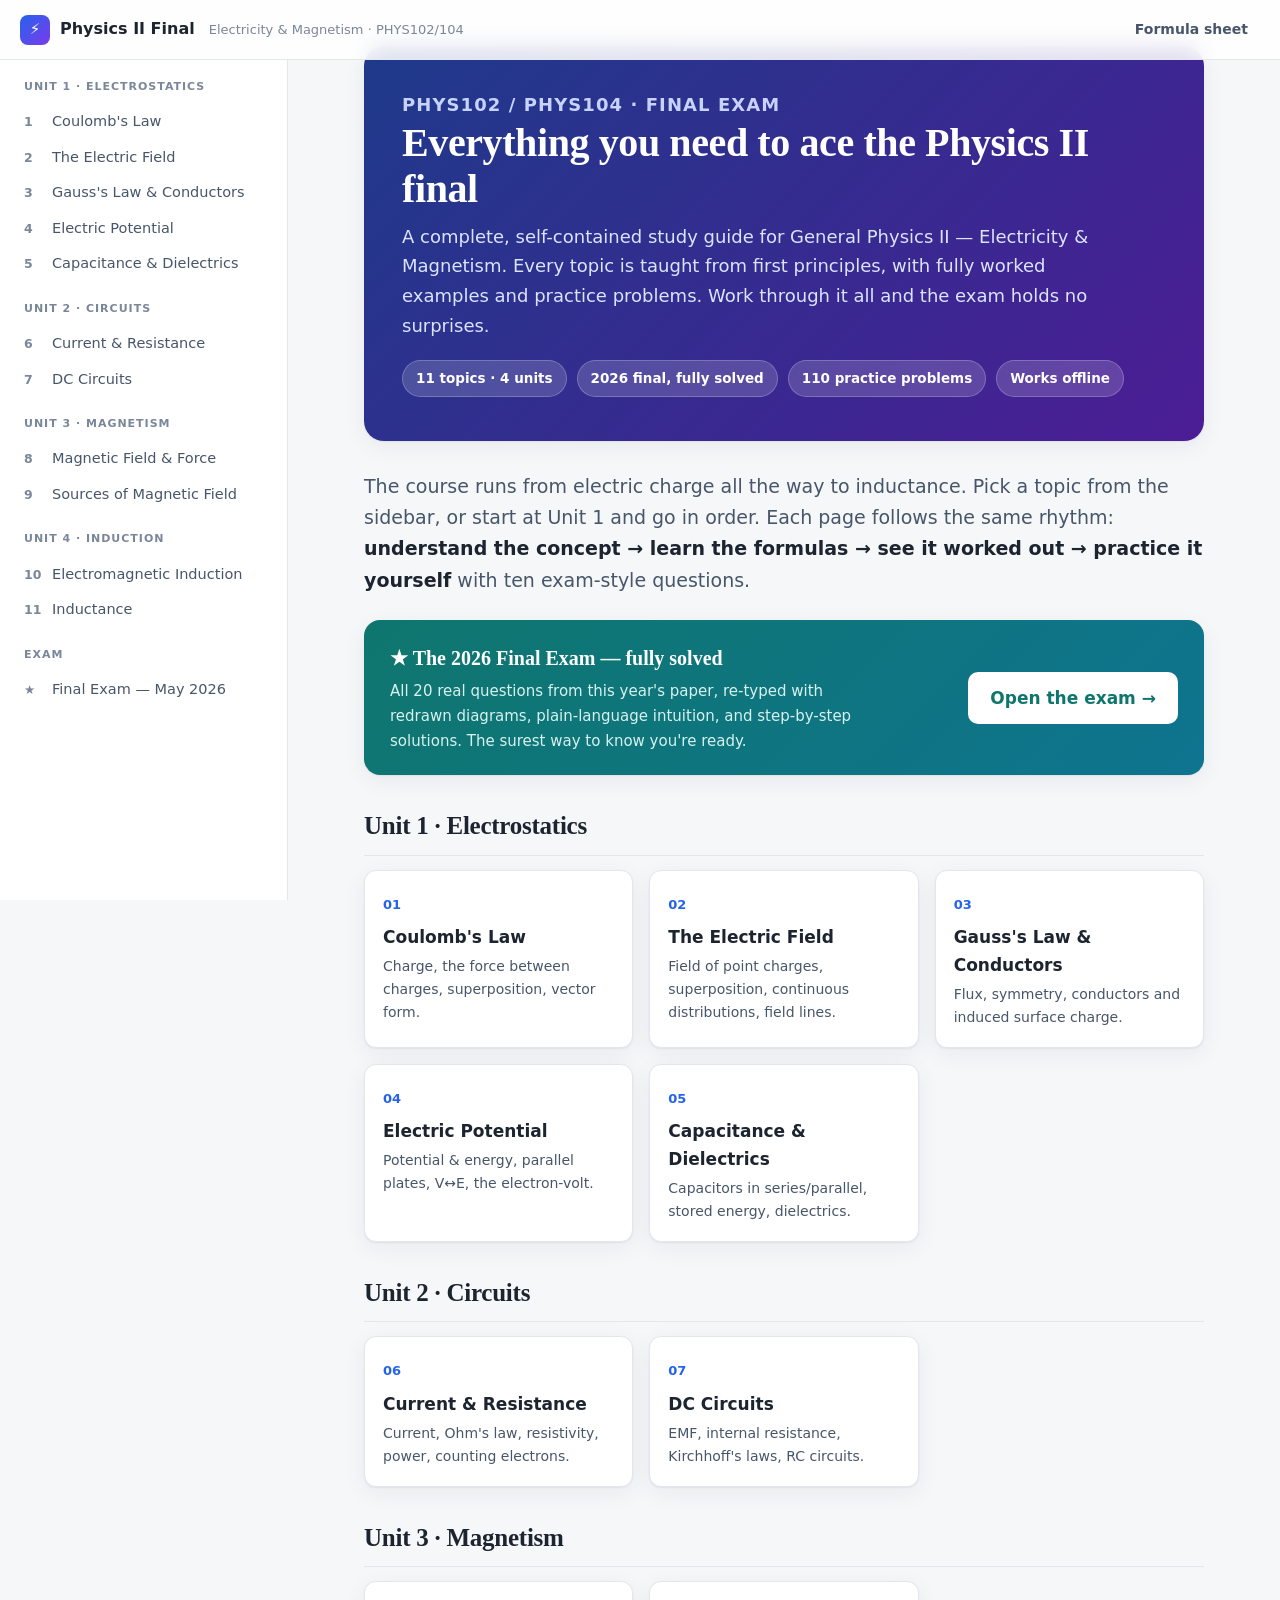
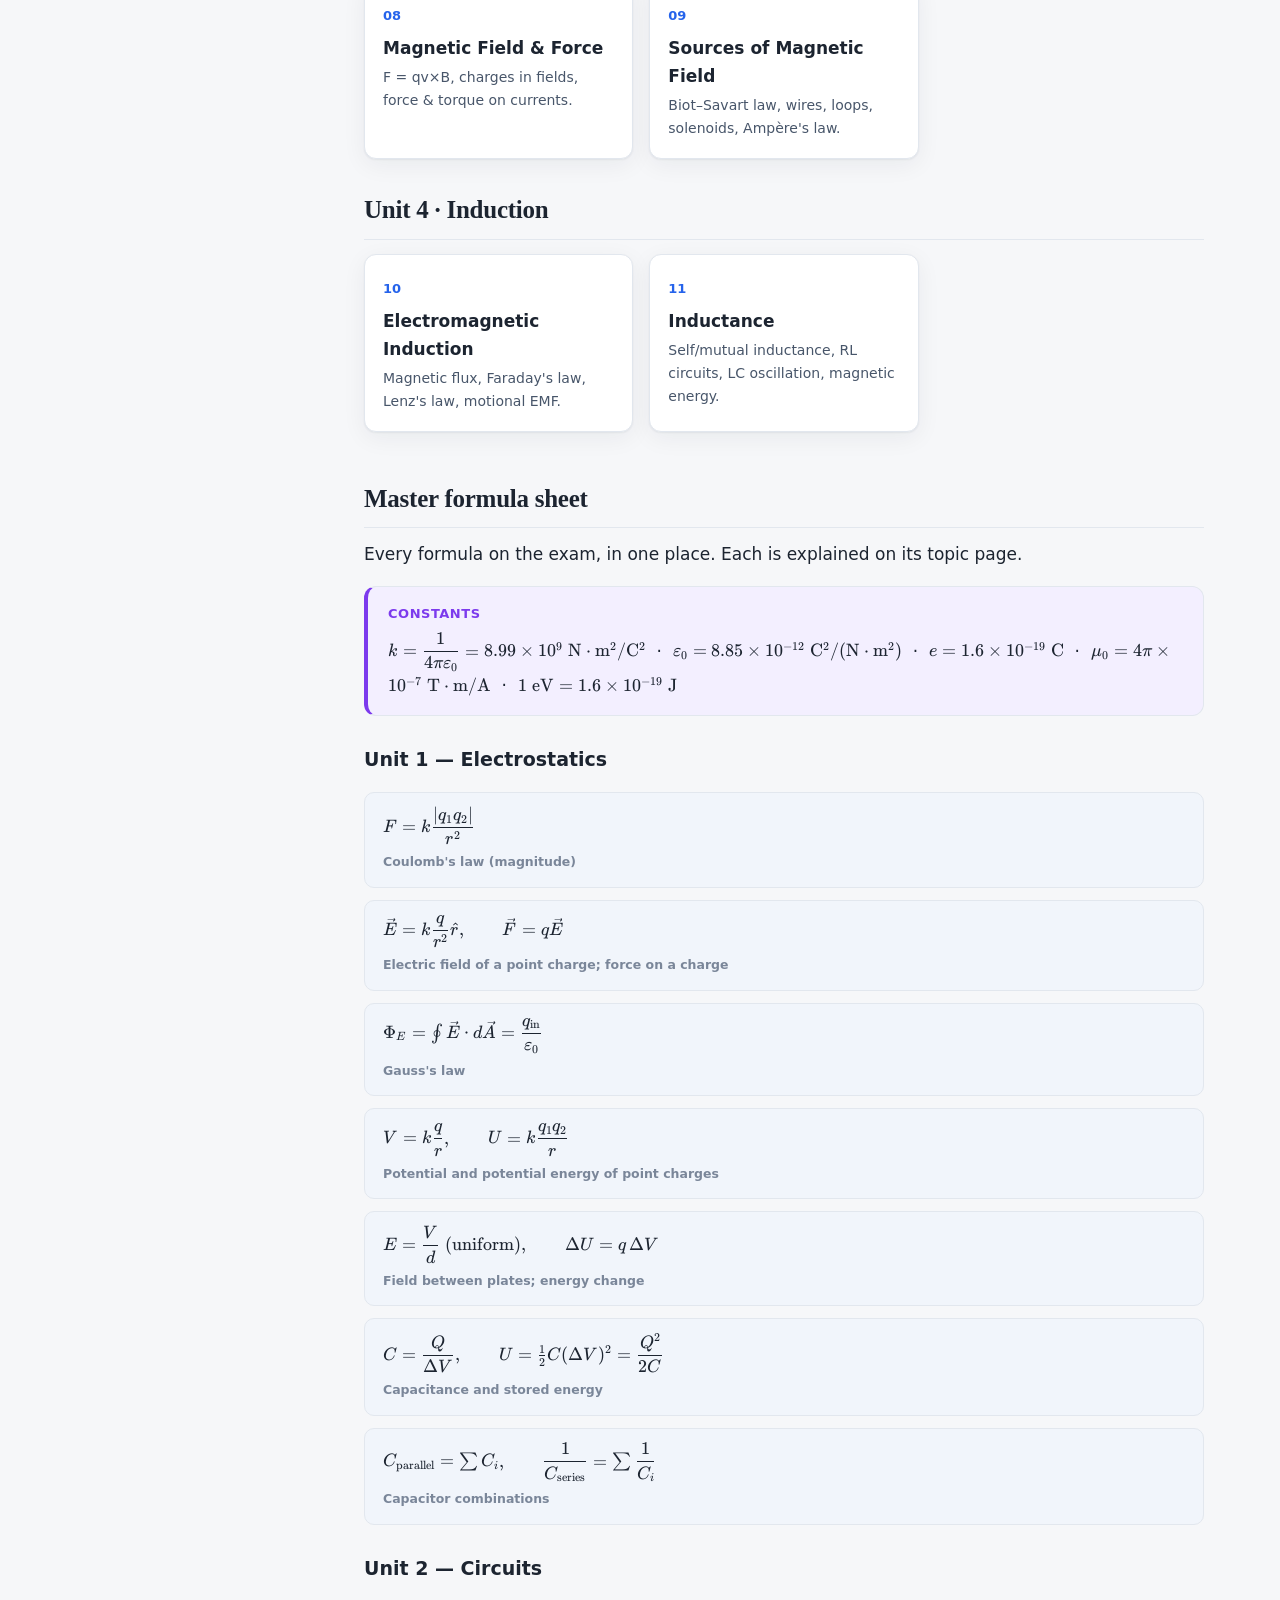
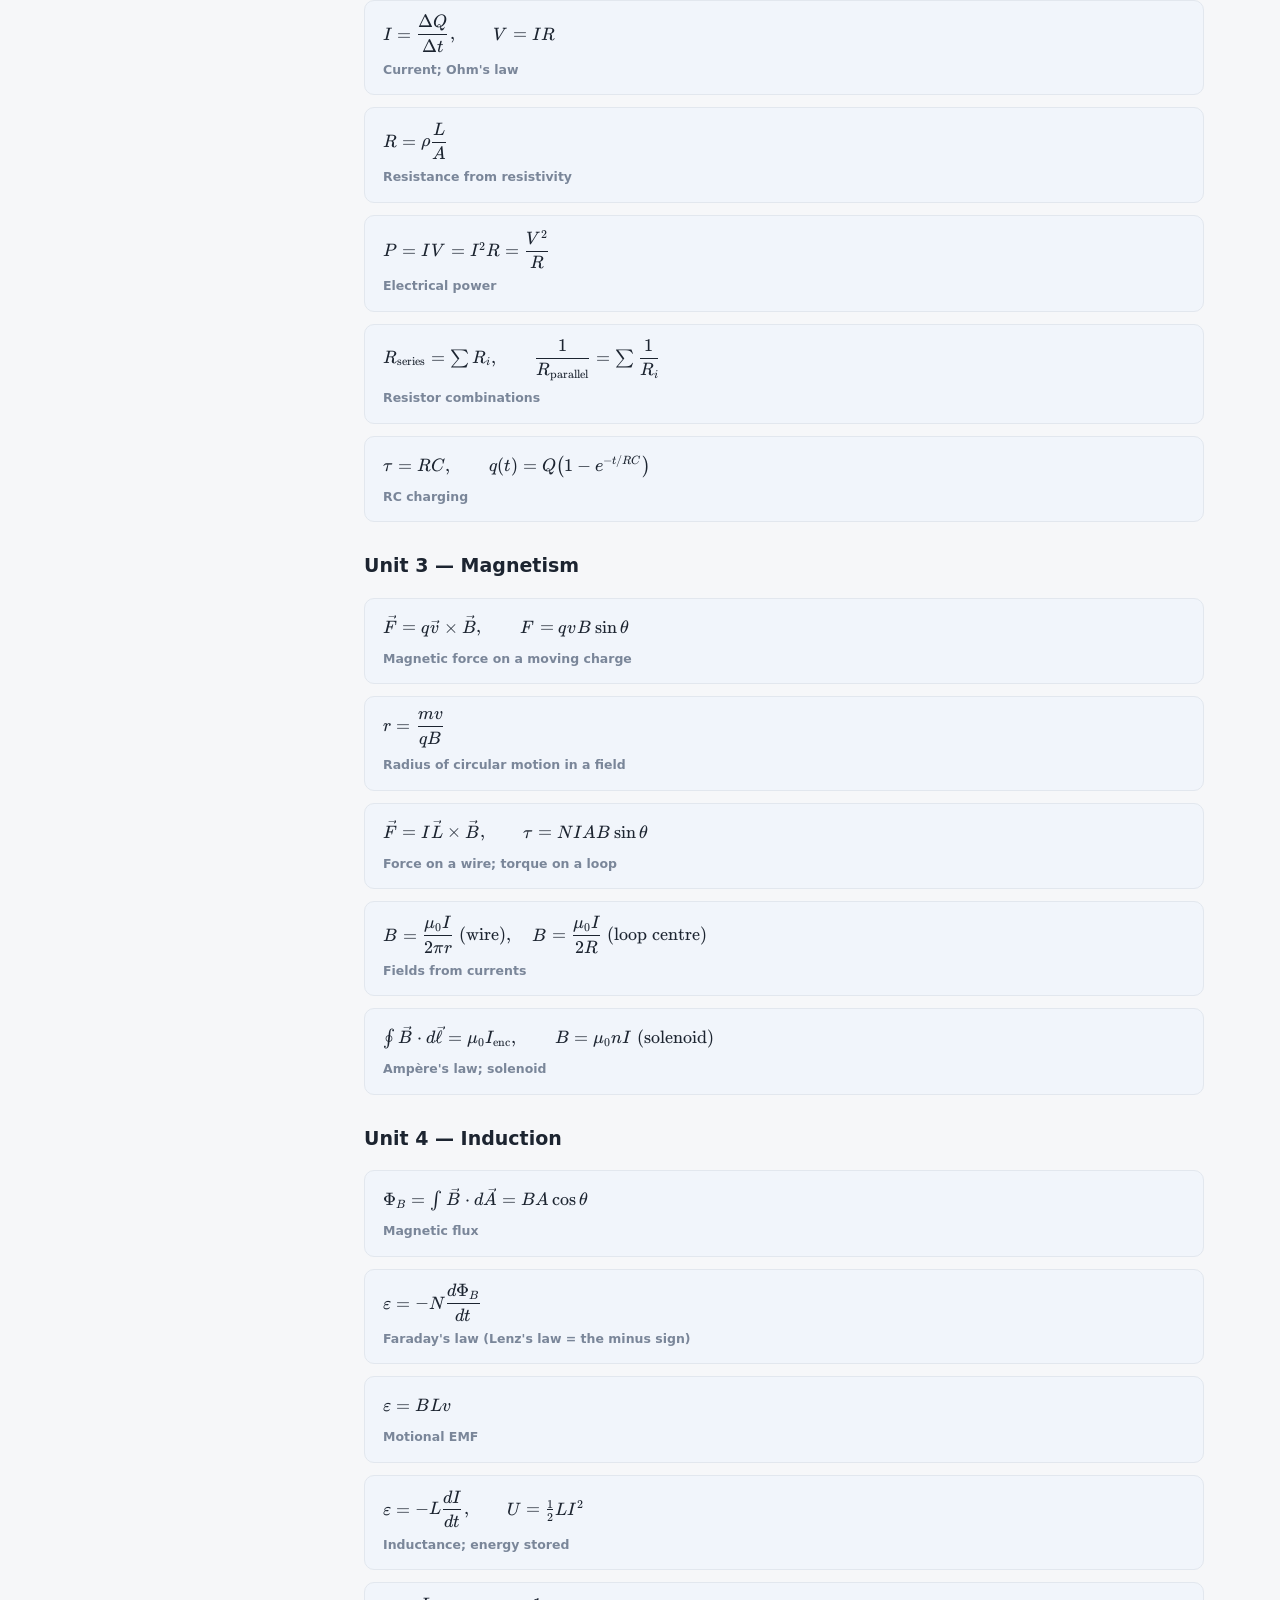
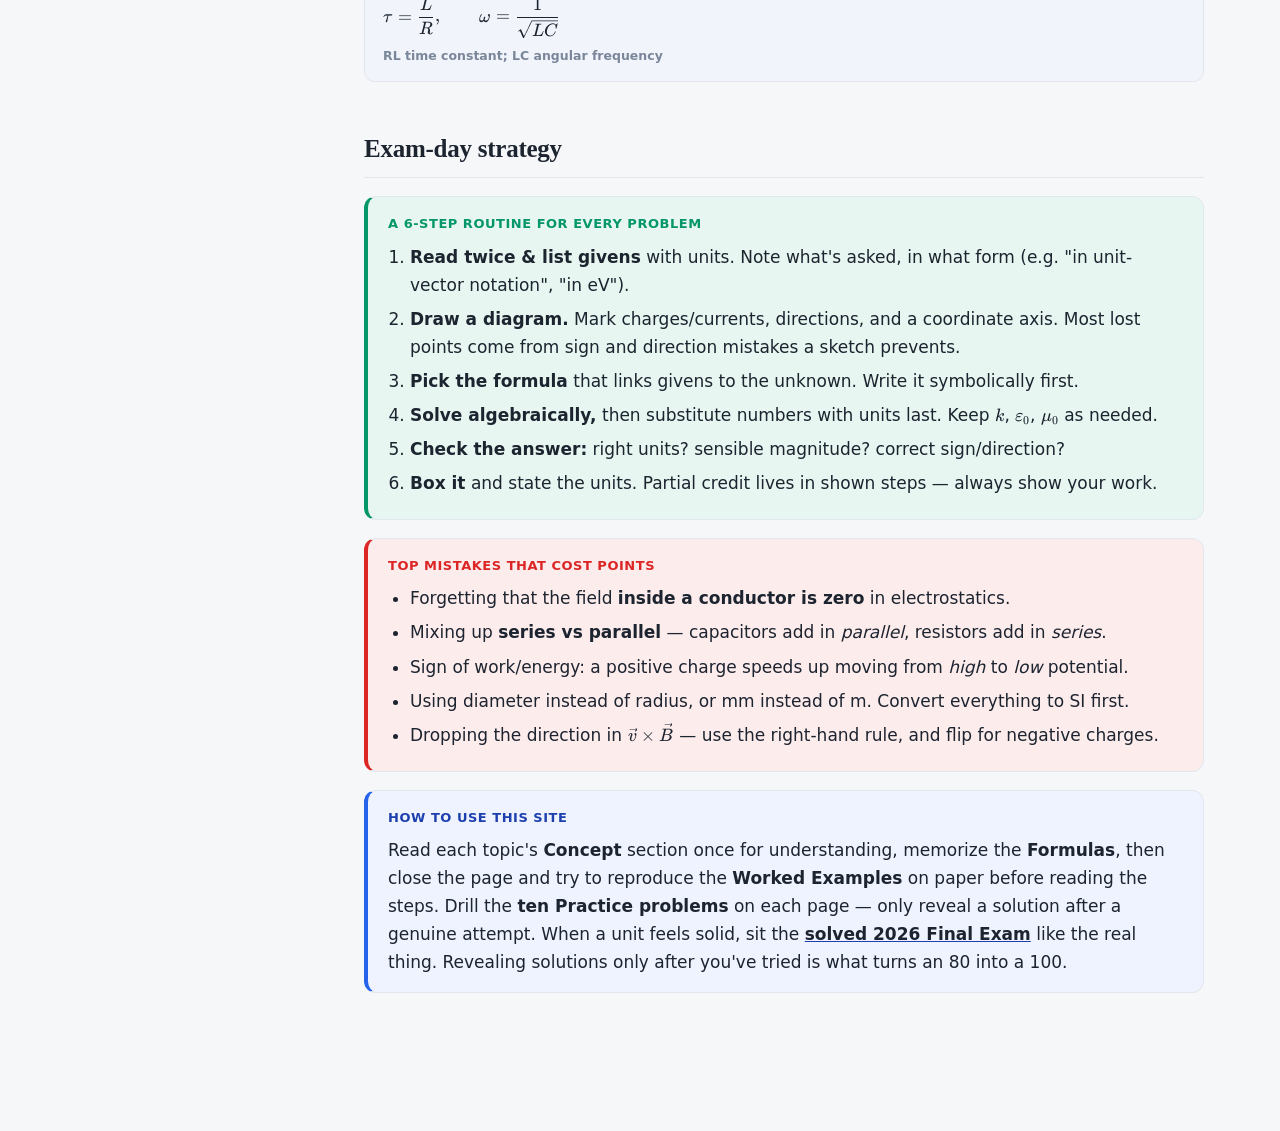
<file: index.html>
<!DOCTYPE html>
<html lang="en">
<head>
<meta charset="UTF-8">
<meta name="viewport" content="width=device-width, initial-scale=1">
<title>Physics II Final — Electricity & Magnetism Study Site</title>
<meta name="description" content="Complete study site for the General Physics II (Electricity & Magnetism) final exam: theory, worked examples, and practice for every topic.">
<link rel="stylesheet" href="assets/katex/katex.min.css">
<link rel="stylesheet" href="assets/style.css">
</head>
<body data-root="" data-topic="home">

<main class="content">
<div class="page">

  <section class="hero">
    <p class="eyebrow" style="color:#c7d2fe">PHYS102 / PHYS104 · Final Exam</p>
    <h1>Everything you need to ace the Physics&nbsp;II final</h1>
    <p>A complete, self-contained study guide for General Physics II — Electricity &amp; Magnetism. Every topic is taught from first principles, with fully worked examples and practice problems. Work through it all and the exam holds no surprises.</p>
    <div class="meta">
      <span class="chip">11 topics · 4 units</span>
      <span class="chip">2026 final, fully solved</span>
      <span class="chip">110 practice problems</span>
      <span class="chip">Works offline</span>
    </div>
  </section>

  <p class="lead">The course runs from electric charge all the way to inductance. Pick a topic from the sidebar, or start at Unit&nbsp;1 and go in order. Each page follows the same rhythm: <strong>understand the concept → learn the formulas → see it worked out → practice it yourself</strong> with ten exam-style questions.</p>

  <!-- ===== Final exam call-to-action ===== -->
  <a class="cta" href="topics/final-exam.html">
    <span class="cta-text">
      <h3>★ The 2026 Final Exam — fully solved</h3>
      <p>All 20 real questions from this year's paper, re-typed with redrawn diagrams, plain-language intuition, and step-by-step solutions. The surest way to know you're ready.</p>
    </span>
    <span class="cta-btn">Open the exam →</span>
  </a>

  <!-- ===== Unit cards ===== -->
  <section class="unit-block">
    <h2>Unit 1 · Electrostatics</h2>
    <div class="cards">
      <a class="topic-card" href="topics/01-coulombs-law.html"><span class="tc-num">01</span><h3>Coulomb's Law</h3><p>Charge, the force between charges, superposition, vector form.</p></a>
      <a class="topic-card" href="topics/02-electric-field.html"><span class="tc-num">02</span><h3>The Electric Field</h3><p>Field of point charges, superposition, continuous distributions, field lines.</p></a>
      <a class="topic-card" href="topics/03-gauss-law.html"><span class="tc-num">03</span><h3>Gauss's Law &amp; Conductors</h3><p>Flux, symmetry, conductors and induced surface charge.</p></a>
      <a class="topic-card" href="topics/04-electric-potential.html"><span class="tc-num">04</span><h3>Electric Potential</h3><p>Potential &amp; energy, parallel plates, V↔E, the electron-volt.</p></a>
      <a class="topic-card" href="topics/05-capacitance.html"><span class="tc-num">05</span><h3>Capacitance &amp; Dielectrics</h3><p>Capacitors in series/parallel, stored energy, dielectrics.</p></a>
    </div>
  </section>

  <section class="unit-block">
    <h2>Unit 2 · Circuits</h2>
    <div class="cards">
      <a class="topic-card" href="topics/06-current-resistance.html"><span class="tc-num">06</span><h3>Current &amp; Resistance</h3><p>Current, Ohm's law, resistivity, power, counting electrons.</p></a>
      <a class="topic-card" href="topics/07-dc-circuits.html"><span class="tc-num">07</span><h3>DC Circuits</h3><p>EMF, internal resistance, Kirchhoff's laws, RC circuits.</p></a>
    </div>
  </section>

  <section class="unit-block">
    <h2>Unit 3 · Magnetism</h2>
    <div class="cards">
      <a class="topic-card" href="topics/08-magnetic-force.html"><span class="tc-num">08</span><h3>Magnetic Field &amp; Force</h3><p>F = qv×B, charges in fields, force &amp; torque on currents.</p></a>
      <a class="topic-card" href="topics/09-magnetic-field-sources.html"><span class="tc-num">09</span><h3>Sources of Magnetic Field</h3><p>Biot–Savart law, wires, loops, solenoids, Ampère's law.</p></a>
    </div>
  </section>

  <section class="unit-block">
    <h2>Unit 4 · Induction</h2>
    <div class="cards">
      <a class="topic-card" href="topics/10-induction.html"><span class="tc-num">10</span><h3>Electromagnetic Induction</h3><p>Magnetic flux, Faraday's law, Lenz's law, motional EMF.</p></a>
      <a class="topic-card" href="topics/11-inductance.html"><span class="tc-num">11</span><h3>Inductance</h3><p>Self/mutual inductance, RL circuits, LC oscillation, magnetic energy.</p></a>
    </div>
  </section>

  <!-- ===== Master formula sheet ===== -->
  <h2 id="formula-sheet">Master formula sheet</h2>
  <p>Every formula on the exam, in one place. Each is explained on its topic page.</p>

  <div class="callout note">
    <p class="c-head">Constants</p>
    <p>
      $k=\dfrac{1}{4\pi\varepsilon_0}=8.99\times10^{9}\ \mathrm{N\cdot m^2/C^2}$ &nbsp;·&nbsp;
      $\varepsilon_0=8.85\times10^{-12}\ \mathrm{C^2/(N\cdot m^2)}$ &nbsp;·&nbsp;
      $e=1.6\times10^{-19}\ \mathrm{C}$ &nbsp;·&nbsp;
      $\mu_0=4\pi\times10^{-7}\ \mathrm{T\cdot m/A}$ &nbsp;·&nbsp;
      $1\ \mathrm{eV}=1.6\times10^{-19}\ \mathrm{J}$
    </p>
  </div>

  <h3>Unit 1 — Electrostatics</h3>
  <div class="formula-grid">
    <div class="formula">$F=k\dfrac{|q_1q_2|}{r^2}$<span class="label">Coulomb's law (magnitude)</span></div>
    <div class="formula">$\vec E=k\dfrac{q}{r^2}\hat r,\qquad \vec F=q\vec E$<span class="label">Electric field of a point charge; force on a charge</span></div>
    <div class="formula">$\Phi_E=\oint \vec E\cdot d\vec A=\dfrac{q_{\text{in}}}{\varepsilon_0}$<span class="label">Gauss's law</span></div>
    <div class="formula">$V=k\dfrac{q}{r},\qquad U=k\dfrac{q_1q_2}{r}$<span class="label">Potential and potential energy of point charges</span></div>
    <div class="formula">$E=\dfrac{V}{d}\ \text{(uniform)},\qquad \Delta U=q\,\Delta V$<span class="label">Field between plates; energy change</span></div>
    <div class="formula">$C=\dfrac{Q}{\Delta V},\qquad U=\tfrac12 C(\Delta V)^2=\dfrac{Q^2}{2C}$<span class="label">Capacitance and stored energy</span></div>
    <div class="formula">$C_\text{parallel}=\textstyle\sum C_i,\qquad \dfrac{1}{C_\text{series}}=\textstyle\sum\dfrac{1}{C_i}$<span class="label">Capacitor combinations</span></div>
  </div>

  <h3>Unit 2 — Circuits</h3>
  <div class="formula-grid">
    <div class="formula">$I=\dfrac{\Delta Q}{\Delta t},\qquad V=IR$<span class="label">Current; Ohm's law</span></div>
    <div class="formula">$R=\rho\dfrac{L}{A}$<span class="label">Resistance from resistivity</span></div>
    <div class="formula">$P=IV=I^2R=\dfrac{V^2}{R}$<span class="label">Electrical power</span></div>
    <div class="formula">$R_\text{series}=\textstyle\sum R_i,\qquad \dfrac{1}{R_\text{parallel}}=\textstyle\sum\dfrac{1}{R_i}$<span class="label">Resistor combinations</span></div>
    <div class="formula">$\tau=RC,\qquad q(t)=Q\!\left(1-e^{-t/RC}\right)$<span class="label">RC charging</span></div>
  </div>

  <h3>Unit 3 — Magnetism</h3>
  <div class="formula-grid">
    <div class="formula">$\vec F=q\vec v\times\vec B,\qquad F=qvB\sin\theta$<span class="label">Magnetic force on a moving charge</span></div>
    <div class="formula">$r=\dfrac{mv}{qB}$<span class="label">Radius of circular motion in a field</span></div>
    <div class="formula">$\vec F=I\vec L\times\vec B,\qquad \tau=NIAB\sin\theta$<span class="label">Force on a wire; torque on a loop</span></div>
    <div class="formula">$B=\dfrac{\mu_0 I}{2\pi r}\ \text{(wire)},\quad B=\dfrac{\mu_0 I}{2R}\ \text{(loop centre)}$<span class="label">Fields from currents</span></div>
    <div class="formula">$\oint\vec B\cdot d\vec\ell=\mu_0 I_\text{enc},\qquad B=\mu_0 n I\ \text{(solenoid)}$<span class="label">Ampère's law; solenoid</span></div>
  </div>

  <h3>Unit 4 — Induction</h3>
  <div class="formula-grid">
    <div class="formula">$\Phi_B=\int \vec B\cdot d\vec A=BA\cos\theta$<span class="label">Magnetic flux</span></div>
    <div class="formula">$\varepsilon=-N\dfrac{d\Phi_B}{dt}$<span class="label">Faraday's law (Lenz's law = the minus sign)</span></div>
    <div class="formula">$\varepsilon=BLv$<span class="label">Motional EMF</span></div>
    <div class="formula">$\varepsilon=-L\dfrac{dI}{dt},\qquad U=\tfrac12 LI^2$<span class="label">Inductance; energy stored</span></div>
    <div class="formula">$\tau=\dfrac{L}{R},\qquad \omega=\dfrac{1}{\sqrt{LC}}$<span class="label">RL time constant; LC angular frequency</span></div>
  </div>

  <!-- ===== Exam-day strategy ===== -->
  <h2 id="strategy">Exam-day strategy</h2>

  <div class="callout tip">
    <p class="c-head">A 6-step routine for every problem</p>
    <ol style="margin-bottom:0">
      <li><strong>Read twice &amp; list givens</strong> with units. Note what's asked, in what form (e.g. "in unit-vector notation", "in eV").</li>
      <li><strong>Draw a diagram.</strong> Mark charges/currents, directions, and a coordinate axis. Most lost points come from sign and direction mistakes a sketch prevents.</li>
      <li><strong>Pick the formula</strong> that links givens to the unknown. Write it symbolically first.</li>
      <li><strong>Solve algebraically,</strong> then substitute numbers with units last. Keep $k$, $\varepsilon_0$, $\mu_0$ as needed.</li>
      <li><strong>Check the answer:</strong> right units? sensible magnitude? correct sign/direction?</li>
      <li><strong>Box it</strong> and state the units. Partial credit lives in shown steps — always show your work.</li>
    </ol>
  </div>

  <div class="callout pitfall">
    <p class="c-head">Top mistakes that cost points</p>
    <ul style="margin-bottom:0">
      <li>Forgetting that the field <strong>inside a conductor is zero</strong> in electrostatics.</li>
      <li>Mixing up <strong>series vs parallel</strong> — capacitors add in <em>parallel</em>, resistors add in <em>series</em>.</li>
      <li>Sign of work/energy: a positive charge speeds up moving from <em>high</em> to <em>low</em> potential.</li>
      <li>Using diameter instead of radius, or mm instead of m. Convert everything to SI first.</li>
      <li>Dropping the direction in $\vec v\times\vec B$ — use the right-hand rule, and flip for negative charges.</li>
    </ul>
  </div>

  <div class="callout concept">
    <p class="c-head">How to use this site</p>
    <p>Read each topic's <strong>Concept</strong> section once for understanding, memorize the <strong>Formulas</strong>, then close the page and try to reproduce the <strong>Worked Examples</strong> on paper before reading the steps. Drill the <strong>ten Practice problems</strong> on each page — only reveal a solution after a genuine attempt. When a unit feels solid, sit the <a href="topics/final-exam.html"><strong>solved 2026 Final Exam</strong></a> like the real thing. Revealing solutions only after you've tried is what turns an 80 into a 100.</p>
  </div>

</div>
</main>

<script src="assets/katex/katex.min.js"></script>
<script src="assets/katex/auto-render.min.js"></script>
<script src="assets/app.js"></script>
</body>
</html>
</file>
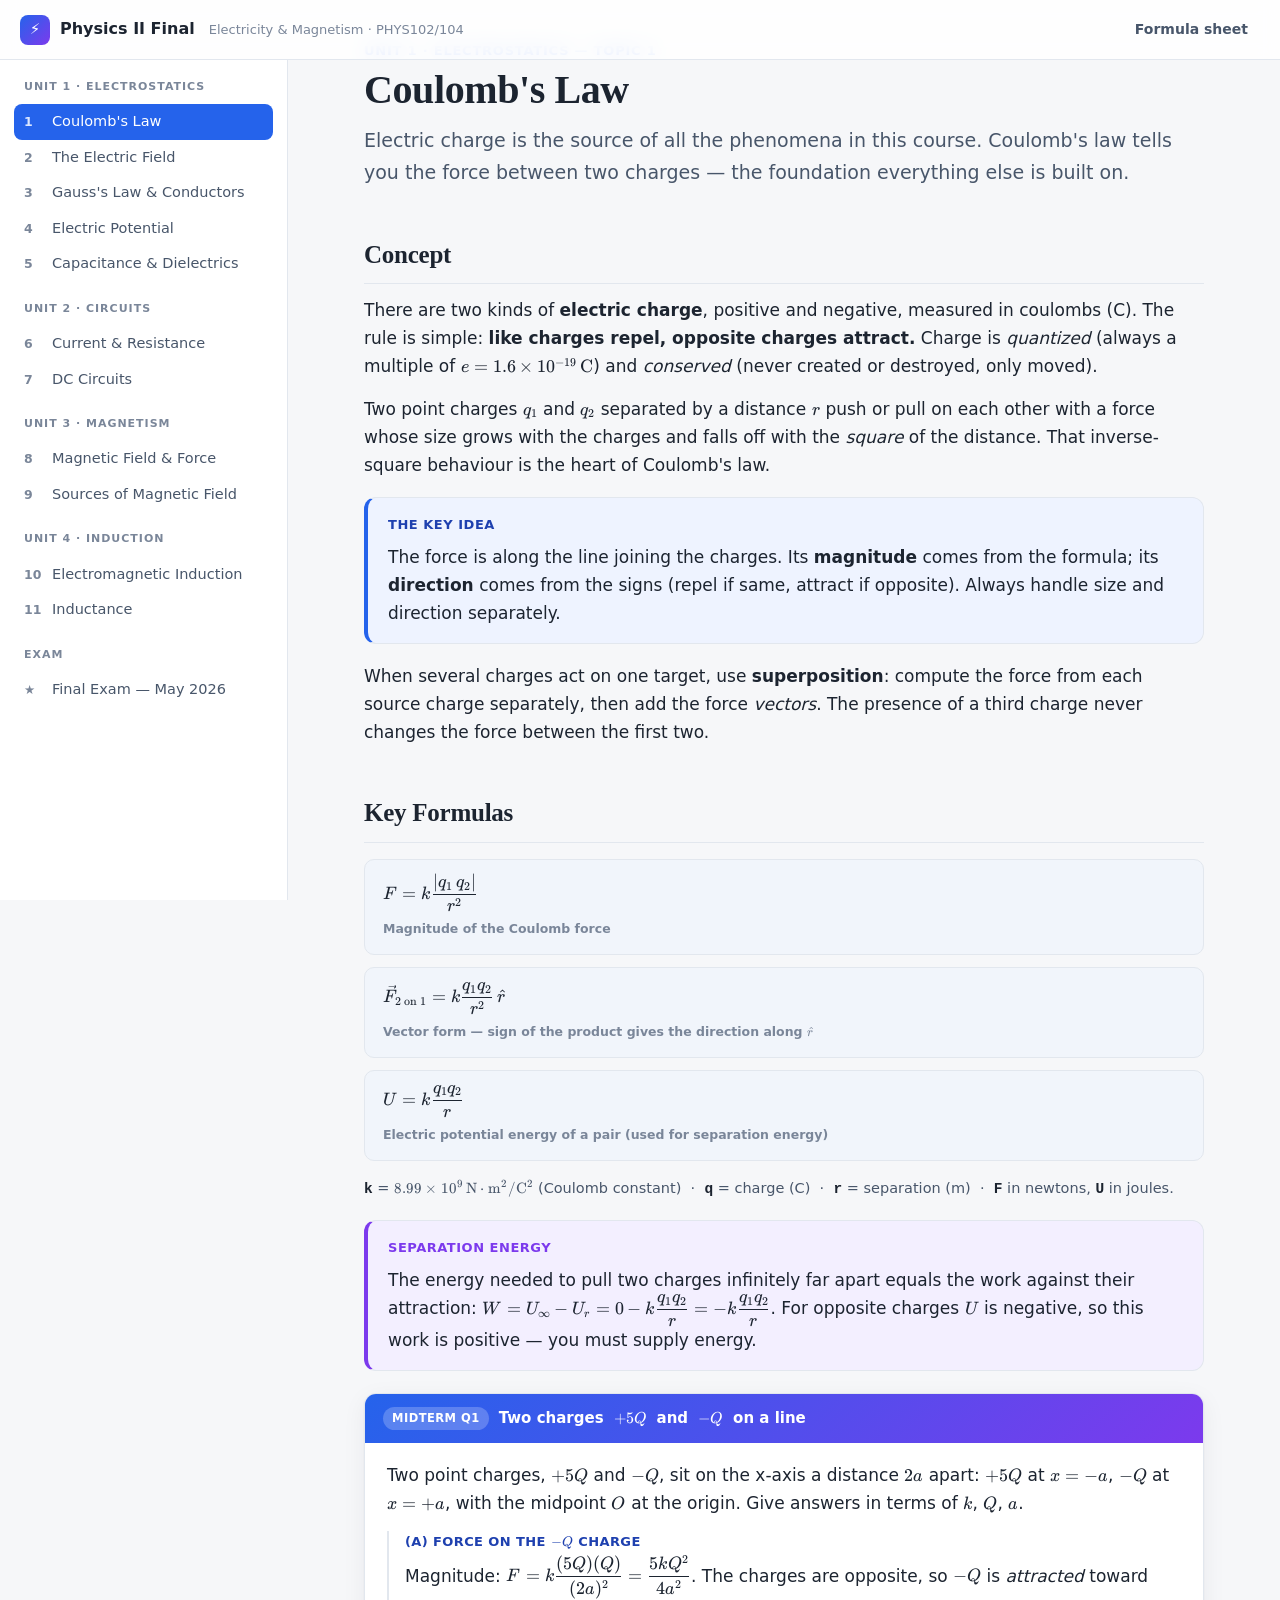
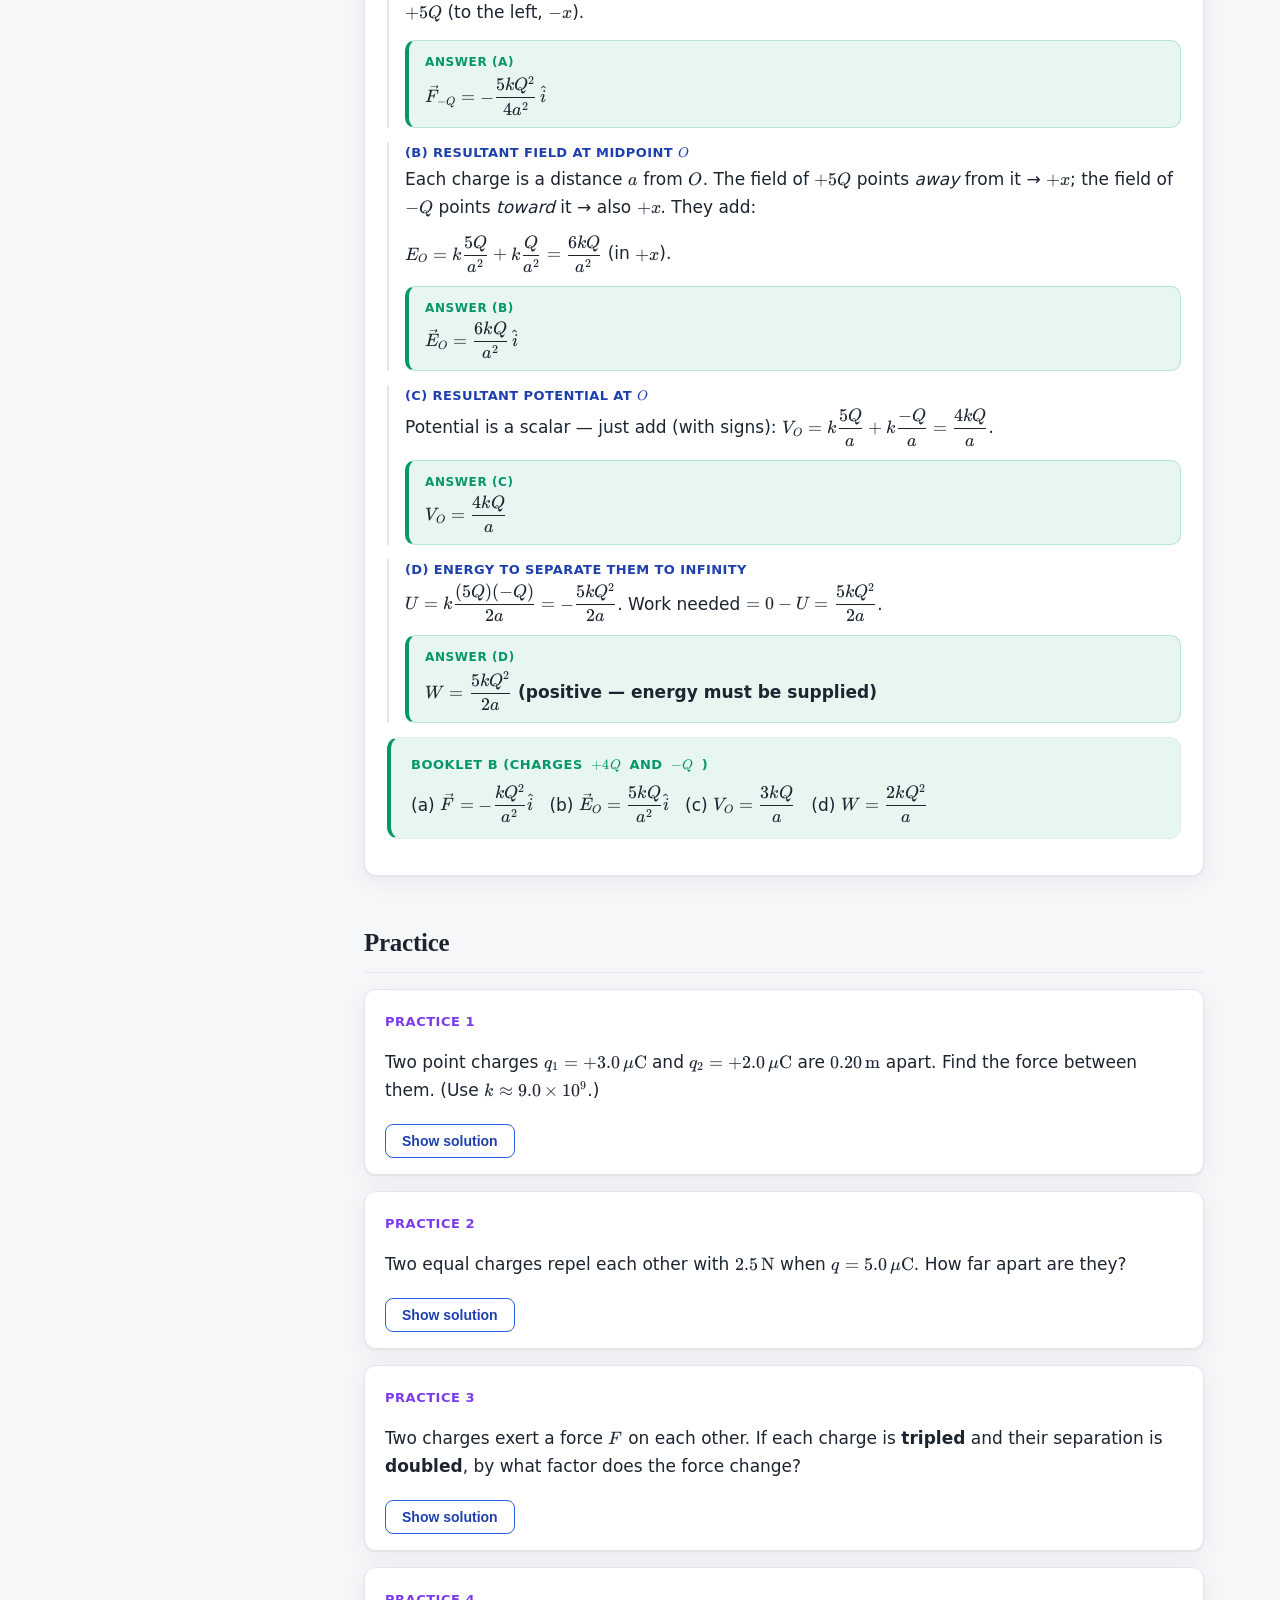
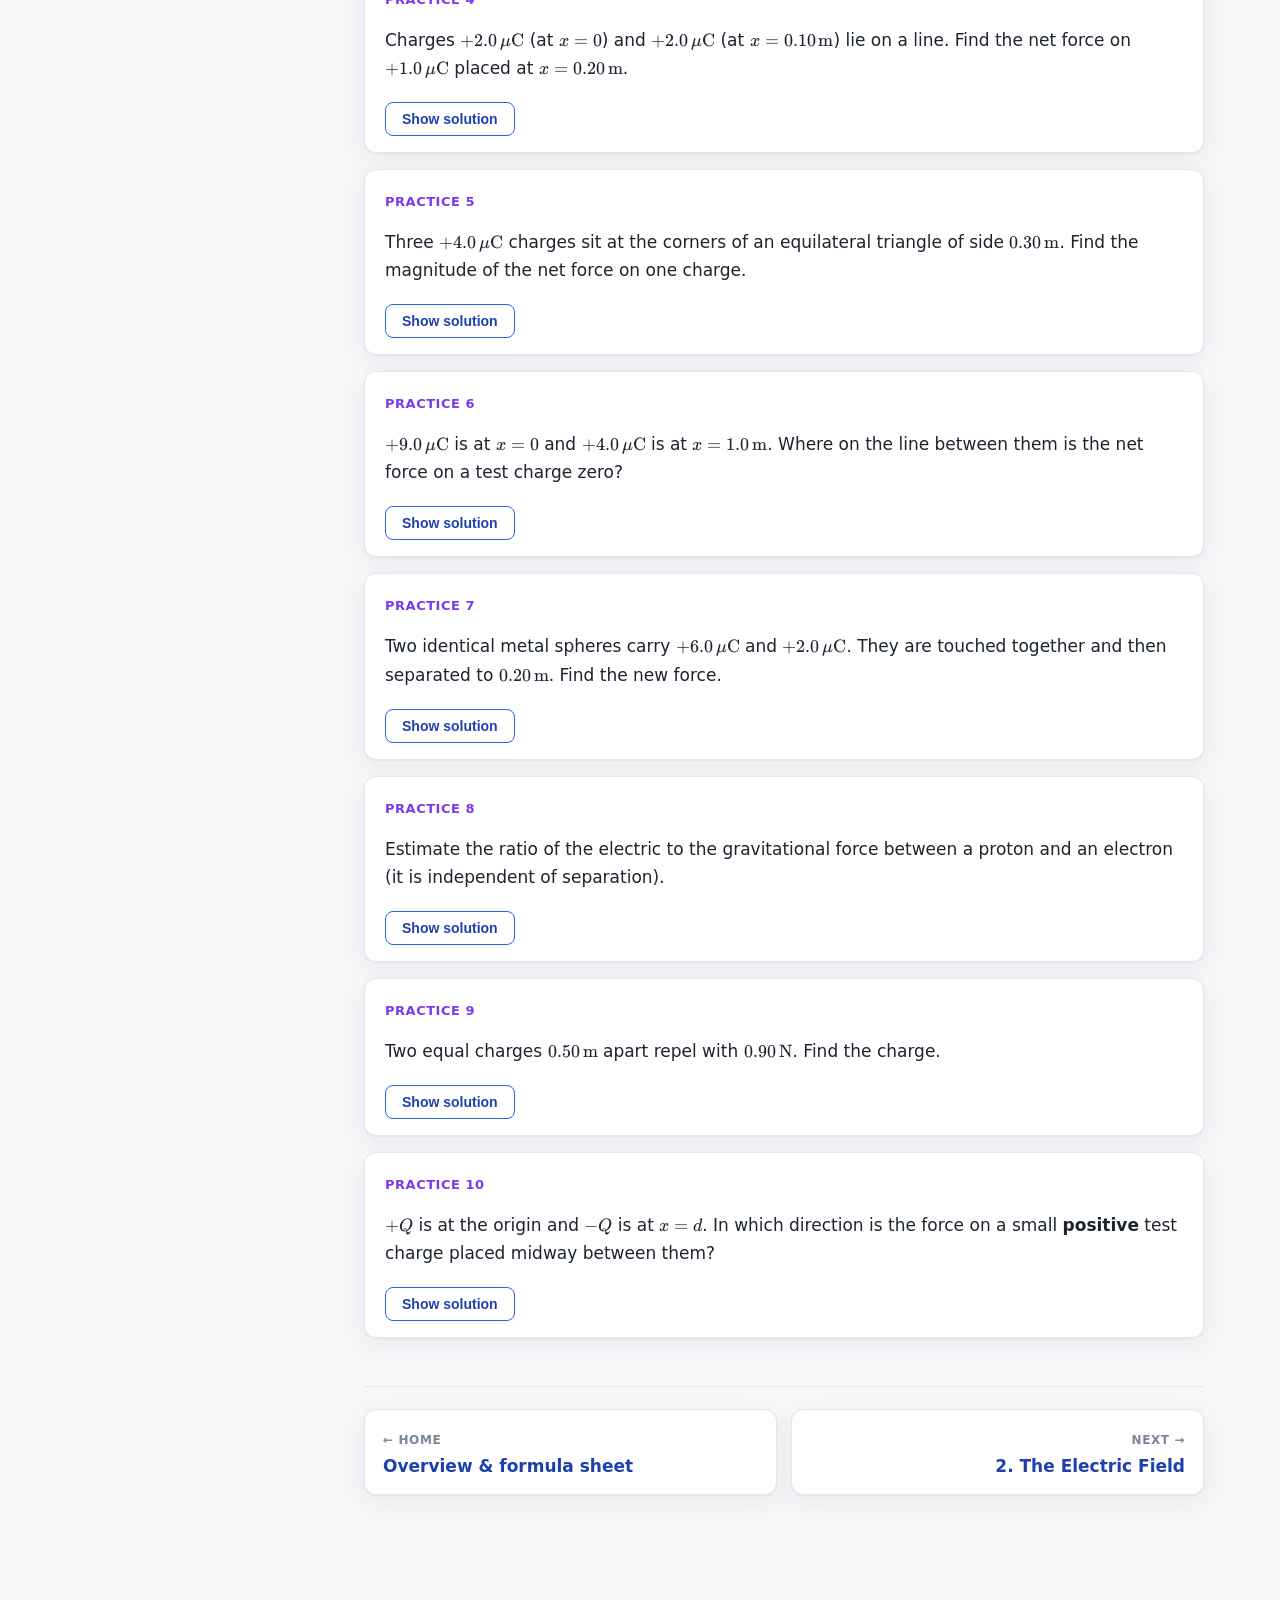
<file: topics/01-coulombs-law.html>
<!DOCTYPE html>
<html lang="en">
<head>
<meta charset="UTF-8">
<meta name="viewport" content="width=device-width, initial-scale=1">
<title>Coulomb's Law — Physics II Final</title>
<link rel="stylesheet" href="../assets/katex/katex.min.css">
<link rel="stylesheet" href="../assets/style.css">
</head>
<body data-root="../" data-topic="coulombs-law">

<main class="content">
<div class="page">

  <p class="eyebrow">Unit 1 · Electrostatics — Topic 1</p>
  <h1>Coulomb's Law</h1>
  <p class="lead">Electric charge is the source of all the phenomena in this course. Coulomb's law tells you the force between two charges — the foundation everything else is built on.</p>

  <h2>Concept</h2>
  <p>There are two kinds of <strong>electric charge</strong>, positive and negative, measured in coulombs (C). The rule is simple: <strong>like charges repel, opposite charges attract.</strong> Charge is <em>quantized</em> (always a multiple of $e=1.6\times10^{-19}\,\mathrm{C}$) and <em>conserved</em> (never created or destroyed, only moved).</p>

  <p>Two point charges $q_1$ and $q_2$ separated by a distance $r$ push or pull on each other with a force whose size grows with the charges and falls off with the <em>square</em> of the distance. That inverse-square behaviour is the heart of Coulomb's law.</p>

  <div class="callout concept">
    <p class="c-head">The key idea</p>
    <p>The force is along the line joining the charges. Its <strong>magnitude</strong> comes from the formula; its <strong>direction</strong> comes from the signs (repel if same, attract if opposite). Always handle size and direction separately.</p>
  </div>

  <p>When several charges act on one target, use <strong>superposition</strong>: compute the force from each source charge separately, then add the force <em>vectors</em>. The presence of a third charge never changes the force between the first two.</p>

  <h2>Key Formulas</h2>
  <div class="formula-grid">
    <div class="formula">$F=k\dfrac{|q_1\,q_2|}{r^2}$<span class="label">Magnitude of the Coulomb force</span></div>
    <div class="formula">$\vec F_{2\text{ on }1}=k\dfrac{q_1 q_2}{r^2}\,\hat r$<span class="label">Vector form — sign of the product gives the direction along $\hat r$</span></div>
    <div class="formula">$U=k\dfrac{q_1 q_2}{r}$<span class="label">Electric potential energy of a pair (used for separation energy)</span></div>
  </div>
  <p class="symbol-list"><b>k</b> = $8.99\times10^{9}\,\mathrm{N\cdot m^2/C^2}$ (Coulomb constant) &nbsp;·&nbsp; <b>q</b> = charge (C) &nbsp;·&nbsp; <b>r</b> = separation (m) &nbsp;·&nbsp; <b>F</b> in newtons, <b>U</b> in joules.</p>

  <div class="callout note">
    <p class="c-head">Separation energy</p>
    <p>The energy needed to pull two charges infinitely far apart equals the work against their attraction: $W=U_\infty-U_{r}=0-k\dfrac{q_1q_2}{r}=-k\dfrac{q_1q_2}{r}$. For opposite charges $U$ is negative, so this work is positive — you must supply energy.</p>
  </div>

  <!-- Worked example: Midterm Q1 -->
  <div class="example">
    <div class="ex-head"><span class="tag">Midterm Q1</span> Two charges $+5Q$ and $-Q$ on a line</div>
    <div class="ex-body">
      <p>Two point charges, $+5Q$ and $-Q$, sit on the x-axis a distance $2a$ apart: $+5Q$ at $x=-a$, $-Q$ at $x=+a$, with the midpoint $O$ at the origin. Give answers in terms of $k$, $Q$, $a$.</p>

      <div class="step"><span class="step-label">(a) Force on the $-Q$ charge</span>
        <p>Magnitude: $F=k\dfrac{(5Q)(Q)}{(2a)^2}=\dfrac{5kQ^2}{4a^2}$. The charges are opposite, so $-Q$ is <em>attracted</em> toward $+5Q$ (to the left, $-x$).</p>
        <span class="answer"><span class="a-label">Answer (a)</span>$\vec F_{-Q}=-\dfrac{5kQ^2}{4a^2}\,\hat i$</span>
      </div>

      <div class="step"><span class="step-label">(b) Resultant field at midpoint $O$</span>
        <p>Each charge is a distance $a$ from $O$. The field of $+5Q$ points <em>away</em> from it → $+x$; the field of $-Q$ points <em>toward</em> it → also $+x$. They add:</p>
        <p>$E_O=k\dfrac{5Q}{a^2}+k\dfrac{Q}{a^2}=\dfrac{6kQ}{a^2}$ (in $+x$).</p>
        <span class="answer"><span class="a-label">Answer (b)</span>$\vec E_O=\dfrac{6kQ}{a^2}\,\hat i$</span>
      </div>

      <div class="step"><span class="step-label">(c) Resultant potential at $O$</span>
        <p>Potential is a scalar — just add (with signs): $V_O=k\dfrac{5Q}{a}+k\dfrac{-Q}{a}=\dfrac{4kQ}{a}$.</p>
        <span class="answer"><span class="a-label">Answer (c)</span>$V_O=\dfrac{4kQ}{a}$</span>
      </div>

      <div class="step"><span class="step-label">(d) Energy to separate them to infinity</span>
        <p>$U=k\dfrac{(5Q)(-Q)}{2a}=-\dfrac{5kQ^2}{2a}$. Work needed $=0-U=\dfrac{5kQ^2}{2a}$.</p>
        <span class="answer"><span class="a-label">Answer (d)</span>$W=\dfrac{5kQ^2}{2a}$ (positive — energy must be supplied)</span>
      </div>

      <div class="callout tip" style="margin-top:8px">
        <p class="c-head">Booklet B (charges $+4Q$ and $-Q$)</p>
        <p>(a) $\vec F=-\dfrac{kQ^2}{a^2}\hat i$ &nbsp; (b) $\vec E_O=\dfrac{5kQ}{a^2}\hat i$ &nbsp; (c) $V_O=\dfrac{3kQ}{a}$ &nbsp; (d) $W=\dfrac{2kQ^2}{a}$</p>
      </div>
    </div>
  </div>

  <h2>Practice</h2>

  <div class="practice"><div class="q">
    <p><span class="qno">Practice 1</span></p>
    <p>Two point charges $q_1=+3.0\,\mu\mathrm C$ and $q_2=+2.0\,\mu\mathrm C$ are $0.20\,\mathrm m$ apart. Find the force between them. (Use $k\approx9.0\times10^9$.)</p>
    <button class="solution-toggle">Show solution</button>
    <div class="solution">
      <p>$F=k\dfrac{q_1q_2}{r^2}=9.0\times10^9\dfrac{(3.0\times10^{-6})(2.0\times10^{-6})}{(0.20)^2}$.</p>
      <p>$F=\dfrac{5.4\times10^{-2}}{0.04}=1.35\,\mathrm N$ (repulsive).</p>
      <span class="answer"><span class="a-label">Answer</span>$F\approx1.35\,\mathrm N$, repulsive.</span>
      <p class="why"><b>Why:</b> plug into $F=kq_1q_2/r^2$; like charges repel.</p>
    </div>
  </div></div>

  <div class="practice"><div class="q">
    <p><span class="qno">Practice 2</span></p>
    <p>Two equal charges repel each other with $2.5\,\mathrm N$ when $q=5.0\,\mu\mathrm C$. How far apart are they?</p>
    <button class="solution-toggle">Show solution</button>
    <div class="solution">
      <p>$r=\sqrt{\dfrac{kq^2}{F}}=\sqrt{\dfrac{9.0\times10^9(5.0\times10^{-6})^2}{2.5}}$.</p>
      <p>$r=\sqrt{0.09}=0.30\,\mathrm m$.</p>
      <span class="answer"><span class="a-label">Answer</span>$r=0.30\,\mathrm m$.</span>
      <p class="why"><b>Why:</b> solve $F=kq^2/r^2$ for $r$.</p>
    </div>
  </div></div>

  <div class="practice"><div class="q">
    <p><span class="qno">Practice 3</span></p>
    <p>Two charges exert a force $F$ on each other. If each charge is <strong>tripled</strong> and their separation is <strong>doubled</strong>, by what factor does the force change?</p>
    <button class="solution-toggle">Show solution</button>
    <div class="solution">
      <p>$F\propto\dfrac{q_1q_2}{r^2}$, so the factor is $\dfrac{3\times3}{2^2}=\dfrac{9}{4}$.</p>
      <span class="answer"><span class="a-label">Answer</span>It increases by a factor of $2.25$.</span>
      <p class="why"><b>Why:</b> scale numerator by charges, denominator by distance².</p>
    </div>
  </div></div>

  <div class="practice"><div class="q">
    <p><span class="qno">Practice 4</span></p>
    <p>Charges $+2.0\,\mu\mathrm C$ (at $x=0$) and $+2.0\,\mu\mathrm C$ (at $x=0.10\,\mathrm m$) lie on a line. Find the net force on $+1.0\,\mu\mathrm C$ placed at $x=0.20\,\mathrm m$.</p>
    <button class="solution-toggle">Show solution</button>
    <div class="solution">
      <p>From the far charge ($r=0.20$): $F_1=\dfrac{9.0\times10^9(2\times10^{-6})(1\times10^{-6})}{0.04}=0.45\,\mathrm N$.</p>
      <p>From the near charge ($r=0.10$): $F_2=\dfrac{0.018}{0.01}=1.8\,\mathrm N$. Both push in $+x$.</p>
      <span class="answer"><span class="a-label">Answer</span>$F_\text{net}=2.25\,\mathrm N$ in the $+x$ direction.</span>
      <p class="why"><b>Why:</b> superpose collinear forces (add since same direction).</p>
    </div>
  </div></div>

  <div class="practice"><div class="q">
    <p><span class="qno">Practice 5</span></p>
    <p>Three $+4.0\,\mu\mathrm C$ charges sit at the corners of an equilateral triangle of side $0.30\,\mathrm m$. Find the magnitude of the net force on one charge.</p>
    <button class="solution-toggle">Show solution</button>
    <div class="solution">
      <p>Each neighbour: $F=\dfrac{9.0\times10^9(4\times10^{-6})^2}{(0.30)^2}=1.6\,\mathrm N$.</p>
      <p>Two such forces $60^\circ$ apart: $F_\text{net}=2F\cos30^\circ=1.6\sqrt3\approx2.8\,\mathrm N$.</p>
      <span class="answer"><span class="a-label">Answer</span>$F_\text{net}\approx2.8\,\mathrm N$, directed away from the triangle's centre.</span>
      <p class="why"><b>Why:</b> add the two equal forces as vectors ($60^\circ$ between them).</p>
    </div>
  </div></div>

  <div class="practice"><div class="q">
    <p><span class="qno">Practice 6</span></p>
    <p>$+9.0\,\mu\mathrm C$ is at $x=0$ and $+4.0\,\mu\mathrm C$ is at $x=1.0\,\mathrm m$. Where on the line between them is the net force on a test charge zero?</p>
    <button class="solution-toggle">Show solution</button>
    <div class="solution">
      <p>Set fields equal: $\dfrac{9}{x^2}=\dfrac{4}{(1-x)^2}\Rightarrow\dfrac{3}{x}=\dfrac{2}{1-x}$.</p>
      <p>$3(1-x)=2x\Rightarrow x=0.60\,\mathrm m$.</p>
      <span class="answer"><span class="a-label">Answer</span>$x=0.60\,\mathrm m$ from the $9.0\,\mu\mathrm C$ charge.</span>
      <p class="why"><b>Why:</b> balance the two repulsions; the null point sits closer to the smaller charge.</p>
    </div>
  </div></div>

  <div class="practice"><div class="q">
    <p><span class="qno">Practice 7</span></p>
    <p>Two identical metal spheres carry $+6.0\,\mu\mathrm C$ and $+2.0\,\mu\mathrm C$. They are touched together and then separated to $0.20\,\mathrm m$. Find the new force.</p>
    <button class="solution-toggle">Show solution</button>
    <div class="solution">
      <p>On contact, charge shares equally: each $=\dfrac{6+2}{2}=4.0\,\mu\mathrm C$.</p>
      <p>$F=\dfrac{9.0\times10^9(4\times10^{-6})^2}{(0.20)^2}=\dfrac{0.144}{0.04}=3.6\,\mathrm N$.</p>
      <span class="answer"><span class="a-label">Answer</span>Each sphere holds $4.0\,\mu\mathrm C$; $F=3.6\,\mathrm N$.</span>
      <p class="why"><b>Why:</b> identical conductors split total charge equally on contact.</p>
    </div>
  </div></div>

  <div class="practice"><div class="q">
    <p><span class="qno">Practice 8</span></p>
    <p>Estimate the ratio of the electric to the gravitational force between a proton and an electron (it is independent of separation).</p>
    <button class="solution-toggle">Show solution</button>
    <div class="solution">
      <p>$\dfrac{F_e}{F_g}=\dfrac{kq^2}{Gm_pm_e}=\dfrac{9.0\times10^9(1.6\times10^{-19})^2}{(6.67\times10^{-11})(1.67\times10^{-27})(9.11\times10^{-31})}$.</p>
      <p>$\approx\dfrac{2.3\times10^{-28}}{1.0\times10^{-67}}$.</p>
      <span class="answer"><span class="a-label">Answer</span>$\dfrac{F_e}{F_g}\approx2\times10^{39}$.</span>
      <p class="why"><b>Why:</b> both go as $1/r^2$, so $r$ cancels; electricity is vastly stronger.</p>
    </div>
  </div></div>

  <div class="practice"><div class="q">
    <p><span class="qno">Practice 9</span></p>
    <p>Two equal charges $0.50\,\mathrm m$ apart repel with $0.90\,\mathrm N$. Find the charge.</p>
    <button class="solution-toggle">Show solution</button>
    <div class="solution">
      <p>$q=\sqrt{\dfrac{Fr^2}{k}}=\sqrt{\dfrac{0.90(0.50)^2}{9.0\times10^9}}=\sqrt{2.5\times10^{-11}}$.</p>
      <span class="answer"><span class="a-label">Answer</span>$q=5.0\times10^{-6}\,\mathrm C=5.0\,\mu\mathrm C$.</span>
      <p class="why"><b>Why:</b> invert $F=kq^2/r^2$ for $q$.</p>
    </div>
  </div></div>

  <div class="practice"><div class="q">
    <p><span class="qno">Practice 10</span></p>
    <p>$+Q$ is at the origin and $-Q$ is at $x=d$. In which direction is the force on a small <strong>positive</strong> test charge placed midway between them?</p>
    <button class="solution-toggle">Show solution</button>
    <div class="solution">
      <p>The $+Q$ repels it toward $+x$; the $-Q$ attracts it toward $+x$.</p>
      <p>Both contributions point the same way, so they add.</p>
      <span class="answer"><span class="a-label">Answer</span>In the $+x$ direction (toward the negative charge).</span>
      <p class="why"><b>Why:</b> sketch both forces — for a positive test charge they both point toward the $-$ charge.</p>
    </div>
  </div></div>

</div>
</main>

<script src="../assets/katex/katex.min.js"></script>
<script src="../assets/katex/auto-render.min.js"></script>
<script src="../assets/app.js"></script>
</body>
</html>
</file>
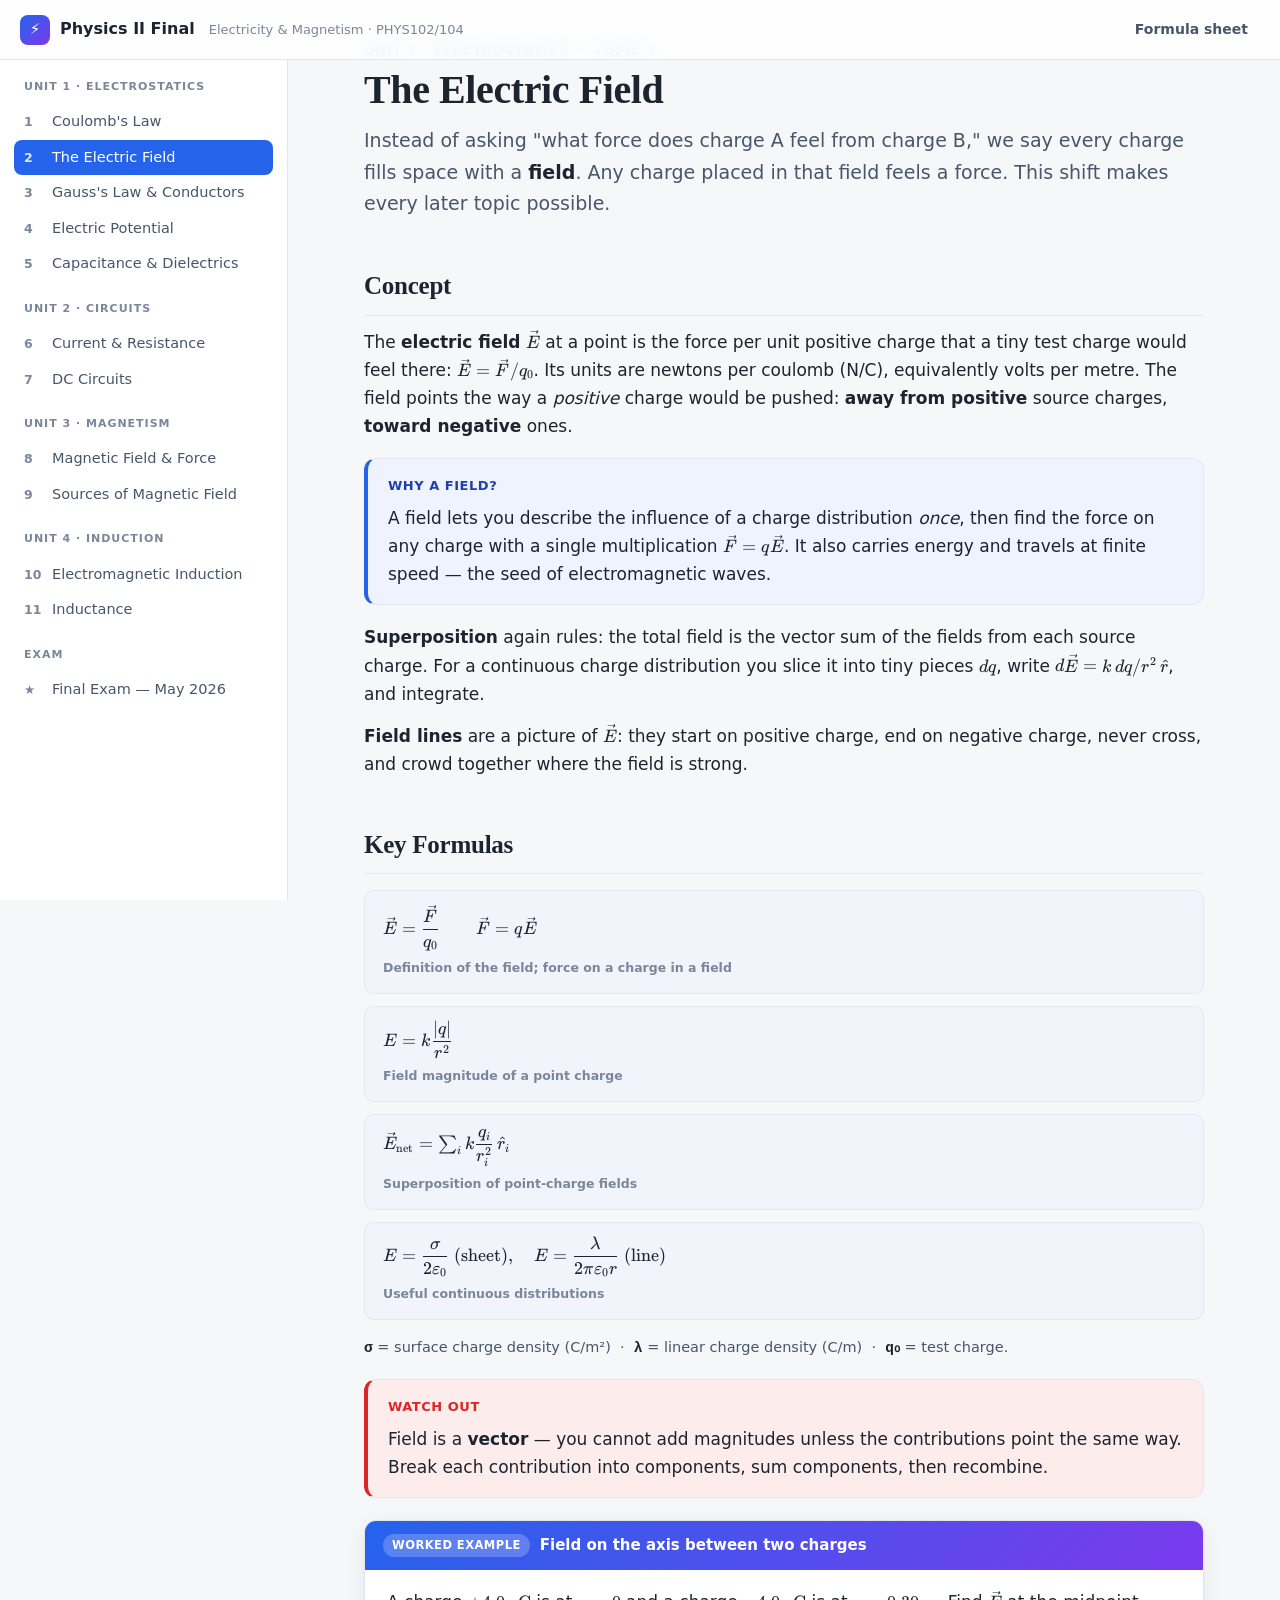
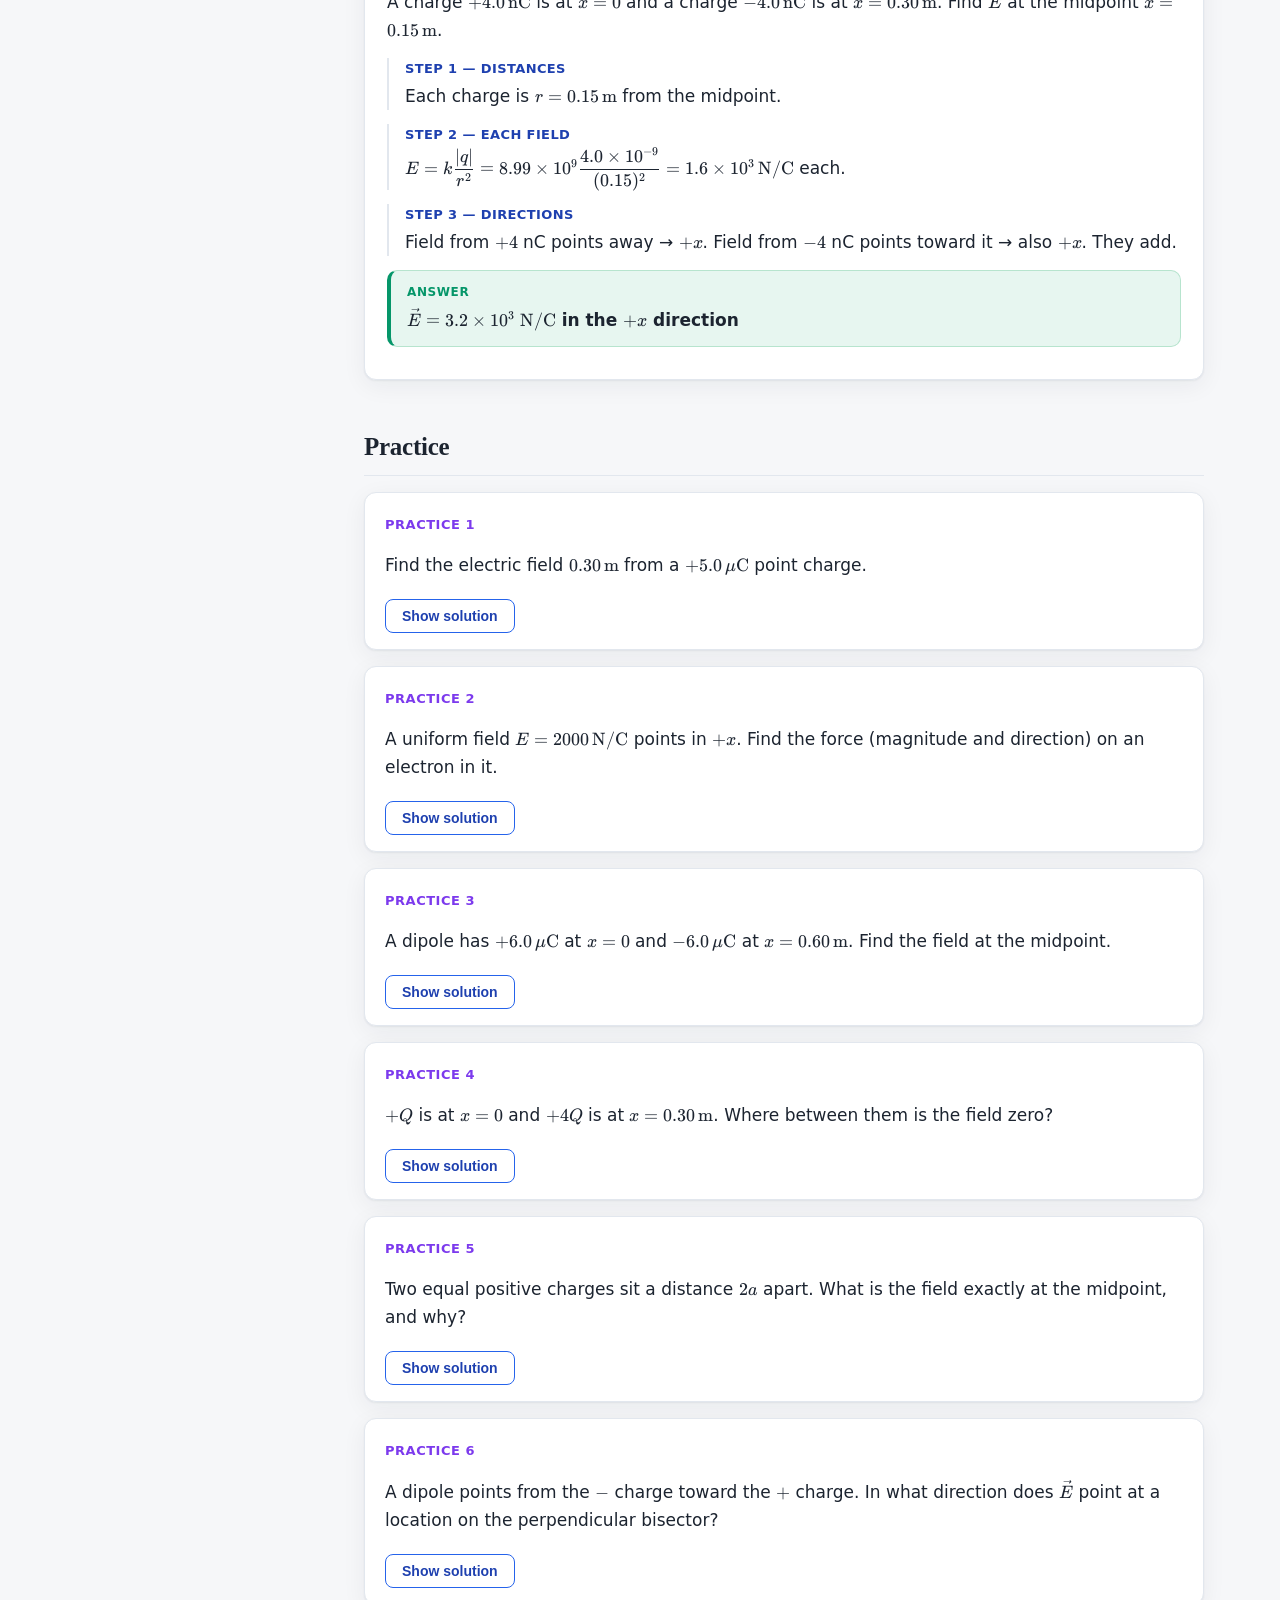
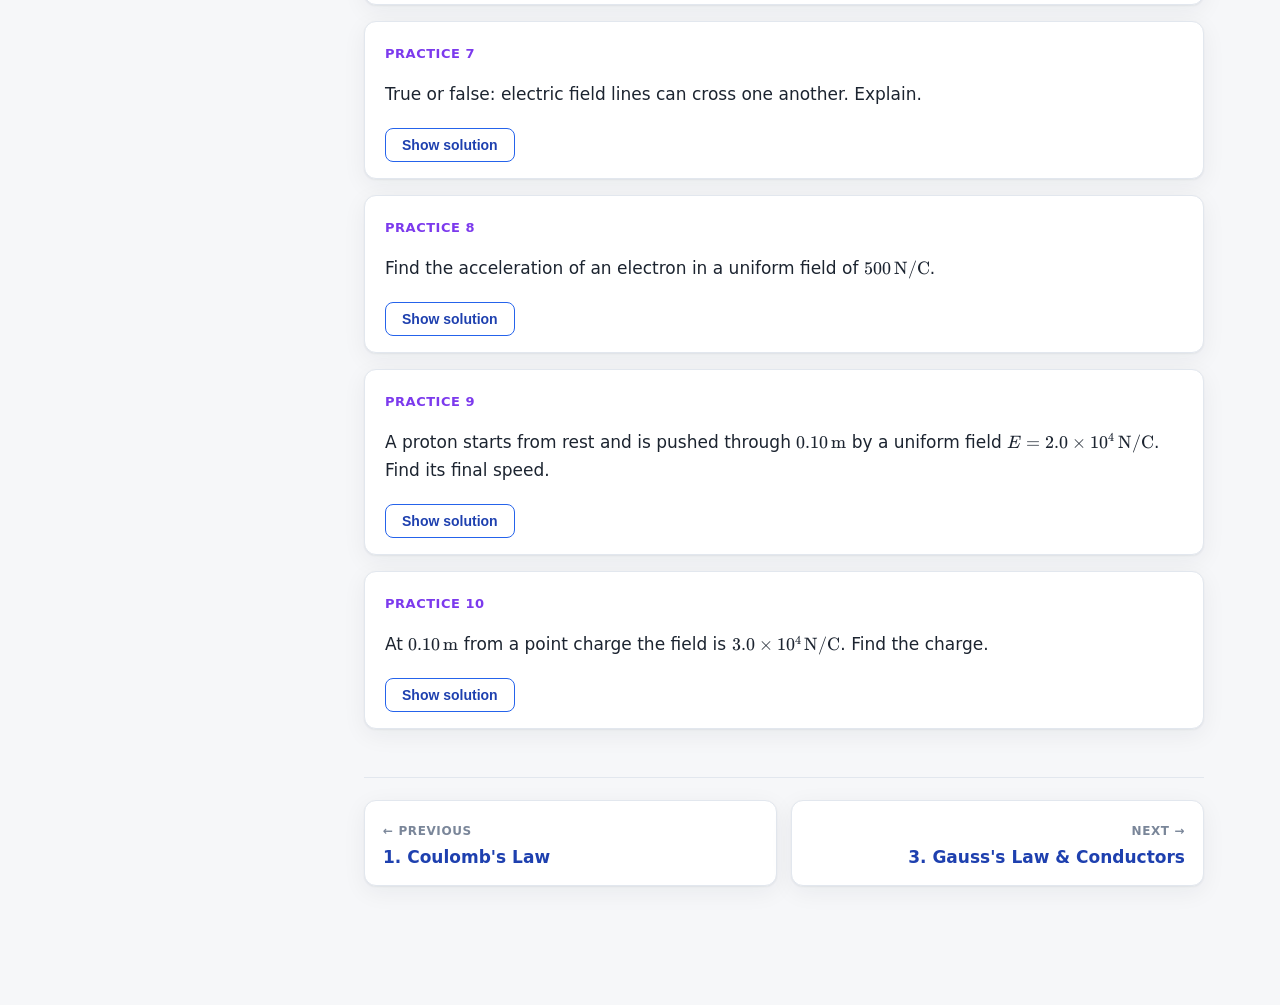
<file: topics/02-electric-field.html>
<!DOCTYPE html>
<html lang="en">
<head>
<meta charset="UTF-8">
<meta name="viewport" content="width=device-width, initial-scale=1">
<title>The Electric Field — Physics II Final</title>
<link rel="stylesheet" href="../assets/katex/katex.min.css">
<link rel="stylesheet" href="../assets/style.css">
</head>
<body data-root="../" data-topic="electric-field">

<main class="content">
<div class="page">

  <p class="eyebrow">Unit 1 · Electrostatics — Topic 2</p>
  <h1>The Electric Field</h1>
  <p class="lead">Instead of asking "what force does charge A feel from charge B," we say every charge fills space with a <strong>field</strong>. Any charge placed in that field feels a force. This shift makes every later topic possible.</p>

  <h2>Concept</h2>
  <p>The <strong>electric field</strong> $\vec E$ at a point is the force per unit positive charge that a tiny test charge would feel there: $\vec E=\vec F/q_0$. Its units are newtons per coulomb (N/C), equivalently volts per metre. The field points the way a <em>positive</em> charge would be pushed: <strong>away from positive</strong> source charges, <strong>toward negative</strong> ones.</p>

  <div class="callout concept">
    <p class="c-head">Why a field?</p>
    <p>A field lets you describe the influence of a charge distribution <em>once</em>, then find the force on any charge with a single multiplication $\vec F=q\vec E$. It also carries energy and travels at finite speed — the seed of electromagnetic waves.</p>
  </div>

  <p><strong>Superposition</strong> again rules: the total field is the vector sum of the fields from each source charge. For a continuous charge distribution you slice it into tiny pieces $dq$, write $d\vec E=k\,dq/r^2\,\hat r$, and integrate.</p>

  <p><strong>Field lines</strong> are a picture of $\vec E$: they start on positive charge, end on negative charge, never cross, and crowd together where the field is strong.</p>

  <h2>Key Formulas</h2>
  <div class="formula-grid">
    <div class="formula">$\vec E=\dfrac{\vec F}{q_0}\qquad \vec F=q\vec E$<span class="label">Definition of the field; force on a charge in a field</span></div>
    <div class="formula">$E=k\dfrac{|q|}{r^2}$<span class="label">Field magnitude of a point charge</span></div>
    <div class="formula">$\vec E_\text{net}=\textstyle\sum_i k\dfrac{q_i}{r_i^2}\,\hat r_i$<span class="label">Superposition of point-charge fields</span></div>
    <div class="formula">$E=\dfrac{\sigma}{2\varepsilon_0}\ \text{(sheet)},\quad E=\dfrac{\lambda}{2\pi\varepsilon_0 r}\ \text{(line)}$<span class="label">Useful continuous distributions</span></div>
  </div>
  <p class="symbol-list"><b>σ</b> = surface charge density (C/m²) &nbsp;·&nbsp; <b>λ</b> = linear charge density (C/m) &nbsp;·&nbsp; <b>q₀</b> = test charge.</p>

  <div class="callout pitfall">
    <p class="c-head">Watch out</p>
    <p>Field is a <strong>vector</strong> — you cannot add magnitudes unless the contributions point the same way. Break each contribution into components, sum components, then recombine.</p>
  </div>

  <div class="example">
    <div class="ex-head"><span class="tag">Worked example</span> Field on the axis between two charges</div>
    <div class="ex-body">
      <p>A charge $+4.0\,\mathrm{nC}$ is at $x=0$ and a charge $-4.0\,\mathrm{nC}$ is at $x=0.30\,\mathrm m$. Find $\vec E$ at the midpoint $x=0.15\,\mathrm m$.</p>
      <div class="step"><span class="step-label">Step 1 — distances</span><p>Each charge is $r=0.15\,\mathrm m$ from the midpoint.</p></div>
      <div class="step"><span class="step-label">Step 2 — each field</span>
        <p>$E=k\dfrac{|q|}{r^2}=8.99\times10^{9}\dfrac{4.0\times10^{-9}}{(0.15)^2}=1.6\times10^{3}\,\mathrm{N/C}$ each.</p></div>
      <div class="step"><span class="step-label">Step 3 — directions</span>
        <p>Field from $+4$ nC points away → $+x$. Field from $-4$ nC points toward it → also $+x$. They add.</p></div>
      <span class="answer"><span class="a-label">Answer</span>$\vec E=3.2\times10^{3}\ \mathrm{N/C}$ in the $+x$ direction</span>
    </div>
  </div>

  <h2>Practice</h2>

  <div class="practice"><div class="q">
    <p><span class="qno">Practice 1</span></p>
    <p>Find the electric field $0.30\,\mathrm m$ from a $+5.0\,\mu\mathrm C$ point charge.</p>
    <button class="solution-toggle">Show solution</button>
    <div class="solution">
      <p>$E=\dfrac{kq}{r^2}=\dfrac{9.0\times10^9(5.0\times10^{-6})}{(0.30)^2}=\dfrac{4.5\times10^4}{0.09}$.</p>
      <span class="answer"><span class="a-label">Answer</span>$E=5.0\times10^5\,\mathrm{N/C}$, pointing away from the charge.</span>
      <p class="why"><b>Why:</b> $E=kq/r^2$; direction is radially outward for $+q$.</p>
    </div>
  </div></div>

  <div class="practice"><div class="q">
    <p><span class="qno">Practice 2</span></p>
    <p>A uniform field $E=2000\,\mathrm{N/C}$ points in $+x$. Find the force (magnitude and direction) on an electron in it.</p>
    <button class="solution-toggle">Show solution</button>
    <div class="solution">
      <p>$F=qE=(1.6\times10^{-19})(2000)=3.2\times10^{-16}\,\mathrm N$.</p>
      <p>The charge is negative, so the force is opposite to $\vec E$.</p>
      <span class="answer"><span class="a-label">Answer</span>$F=3.2\times10^{-16}\,\mathrm N$ in the $-x$ direction.</span>
      <p class="why"><b>Why:</b> $\vec F=q\vec E$; negative charge ⇒ force opposite the field.</p>
    </div>
  </div></div>

  <div class="practice"><div class="q">
    <p><span class="qno">Practice 3</span></p>
    <p>A dipole has $+6.0\,\mu\mathrm C$ at $x=0$ and $-6.0\,\mu\mathrm C$ at $x=0.60\,\mathrm m$. Find the field at the midpoint.</p>
    <button class="solution-toggle">Show solution</button>
    <div class="solution">
      <p>Each charge is $0.30\,\mathrm m$ away: $E=\dfrac{9.0\times10^9(6\times10^{-6})}{0.09}=6.0\times10^5\,\mathrm{N/C}$.</p>
      <p>Both fields point toward the $-$ charge ($+x$), so they add.</p>
      <span class="answer"><span class="a-label">Answer</span>$E=1.2\times10^6\,\mathrm{N/C}$ toward the negative charge.</span>
      <p class="why"><b>Why:</b> between $+$ and $-$, the two fields reinforce.</p>
    </div>
  </div></div>

  <div class="practice"><div class="q">
    <p><span class="qno">Practice 4</span></p>
    <p>$+Q$ is at $x=0$ and $+4Q$ is at $x=0.30\,\mathrm m$. Where between them is the field zero?</p>
    <button class="solution-toggle">Show solution</button>
    <div class="solution">
      <p>$\dfrac{Q}{x^2}=\dfrac{4Q}{(0.30-x)^2}\Rightarrow\dfrac{0.30-x}{x}=2$.</p>
      <p>$0.30-x=2x\Rightarrow x=0.10\,\mathrm m$.</p>
      <span class="answer"><span class="a-label">Answer</span>$0.10\,\mathrm m$ from the smaller ($+Q$) charge.</span>
      <p class="why"><b>Why:</b> set the two field magnitudes equal; null sits nearer the smaller charge.</p>
    </div>
  </div></div>

  <div class="practice"><div class="q">
    <p><span class="qno">Practice 5</span></p>
    <p>Two equal positive charges sit a distance $2a$ apart. What is the field exactly at the midpoint, and why?</p>
    <button class="solution-toggle">Show solution</button>
    <div class="solution">
      <p>The two fields have equal magnitude but point in opposite directions.</p>
      <p>They cancel.</p>
      <span class="answer"><span class="a-label">Answer</span>$E=0$ at the midpoint, by symmetry.</span>
      <p class="why"><b>Why:</b> equal-and-opposite contributions cancel.</p>
    </div>
  </div></div>

  <div class="practice"><div class="q">
    <p><span class="qno">Practice 6</span></p>
    <p>A dipole points from the $-$ charge toward the $+$ charge. In what direction does $\vec E$ point at a location on the perpendicular bisector?</p>
    <button class="solution-toggle">Show solution</button>
    <div class="solution">
      <p>On the bisector the components toward each charge cancel; the surviving part points from $+$ to $-$.</p>
      <p>That is, antiparallel to the dipole moment $\vec p$.</p>
      <span class="answer"><span class="a-label">Answer</span>Antiparallel to $\vec p$ (from the $+$ charge toward the $-$ charge side).</span>
      <p class="why"><b>Why:</b> on the bisector, $\vec E$ is opposite to the dipole moment.</p>
    </div>
  </div></div>

  <div class="practice"><div class="q">
    <p><span class="qno">Practice 7</span></p>
    <p>True or false: electric field lines can cross one another. Explain.</p>
    <button class="solution-toggle">Show solution</button>
    <div class="solution">
      <p>At any point the field has a single, well-defined direction.</p>
      <p>Two crossing lines would give two directions there — impossible.</p>
      <span class="answer"><span class="a-label">Answer</span>False — field lines never cross.</span>
      <p class="why"><b>Why:</b> the field is single-valued at each point.</p>
    </div>
  </div></div>

  <div class="practice"><div class="q">
    <p><span class="qno">Practice 8</span></p>
    <p>Find the acceleration of an electron in a uniform field of $500\,\mathrm{N/C}$.</p>
    <button class="solution-toggle">Show solution</button>
    <div class="solution">
      <p>$a=\dfrac{qE}{m}=\dfrac{(1.6\times10^{-19})(500)}{9.11\times10^{-31}}=\dfrac{8.0\times10^{-17}}{9.11\times10^{-31}}$.</p>
      <span class="answer"><span class="a-label">Answer</span>$a\approx8.8\times10^{13}\,\mathrm{m/s^2}$.</span>
      <p class="why"><b>Why:</b> $a=qE/m$ — tiny mass ⇒ enormous acceleration.</p>
    </div>
  </div></div>

  <div class="practice"><div class="q">
    <p><span class="qno">Practice 9</span></p>
    <p>A proton starts from rest and is pushed through $0.10\,\mathrm m$ by a uniform field $E=2.0\times10^4\,\mathrm{N/C}$. Find its final speed.</p>
    <button class="solution-toggle">Show solution</button>
    <div class="solution">
      <p>$a=\dfrac{qE}{m}=\dfrac{(1.6\times10^{-19})(2.0\times10^4)}{1.67\times10^{-27}}=1.92\times10^{12}\,\mathrm{m/s^2}$.</p>
      <p>$v=\sqrt{2as}=\sqrt{2(1.92\times10^{12})(0.10)}$.</p>
      <span class="answer"><span class="a-label">Answer</span>$v\approx6.2\times10^5\,\mathrm{m/s}$.</span>
      <p class="why"><b>Why:</b> $a=qE/m$, then kinematics $v^2=2as$.</p>
    </div>
  </div></div>

  <div class="practice"><div class="q">
    <p><span class="qno">Practice 10</span></p>
    <p>At $0.10\,\mathrm m$ from a point charge the field is $3.0\times10^4\,\mathrm{N/C}$. Find the charge.</p>
    <button class="solution-toggle">Show solution</button>
    <div class="solution">
      <p>$q=\dfrac{Er^2}{k}=\dfrac{(3.0\times10^4)(0.10)^2}{9.0\times10^9}=\dfrac{300}{9.0\times10^9}$.</p>
      <span class="answer"><span class="a-label">Answer</span>$q\approx3.3\times10^{-8}\,\mathrm C$ (33 nC).</span>
      <p class="why"><b>Why:</b> invert $E=kq/r^2$ for $q$.</p>
    </div>
  </div></div>

</div>
</main>

<script src="../assets/katex/katex.min.js"></script>
<script src="../assets/katex/auto-render.min.js"></script>
<script src="../assets/app.js"></script>
</body>
</html>
</file>
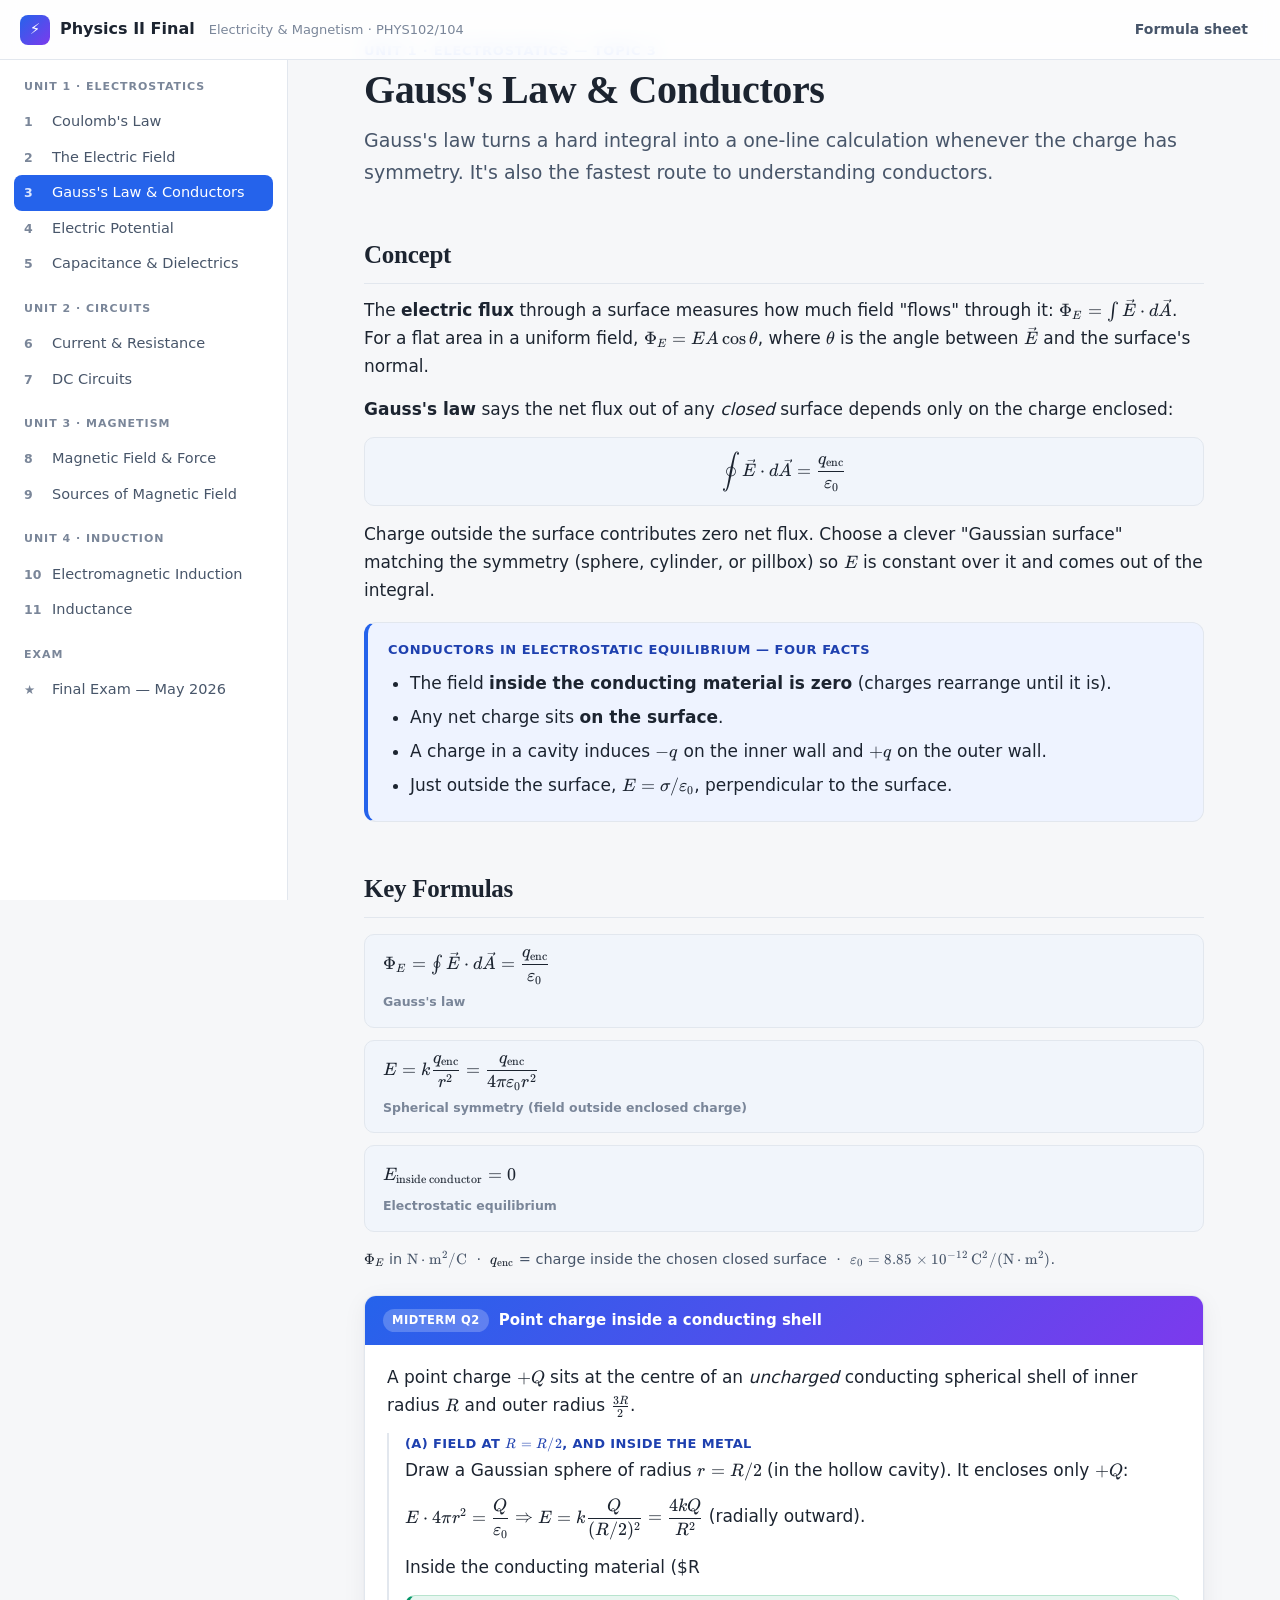
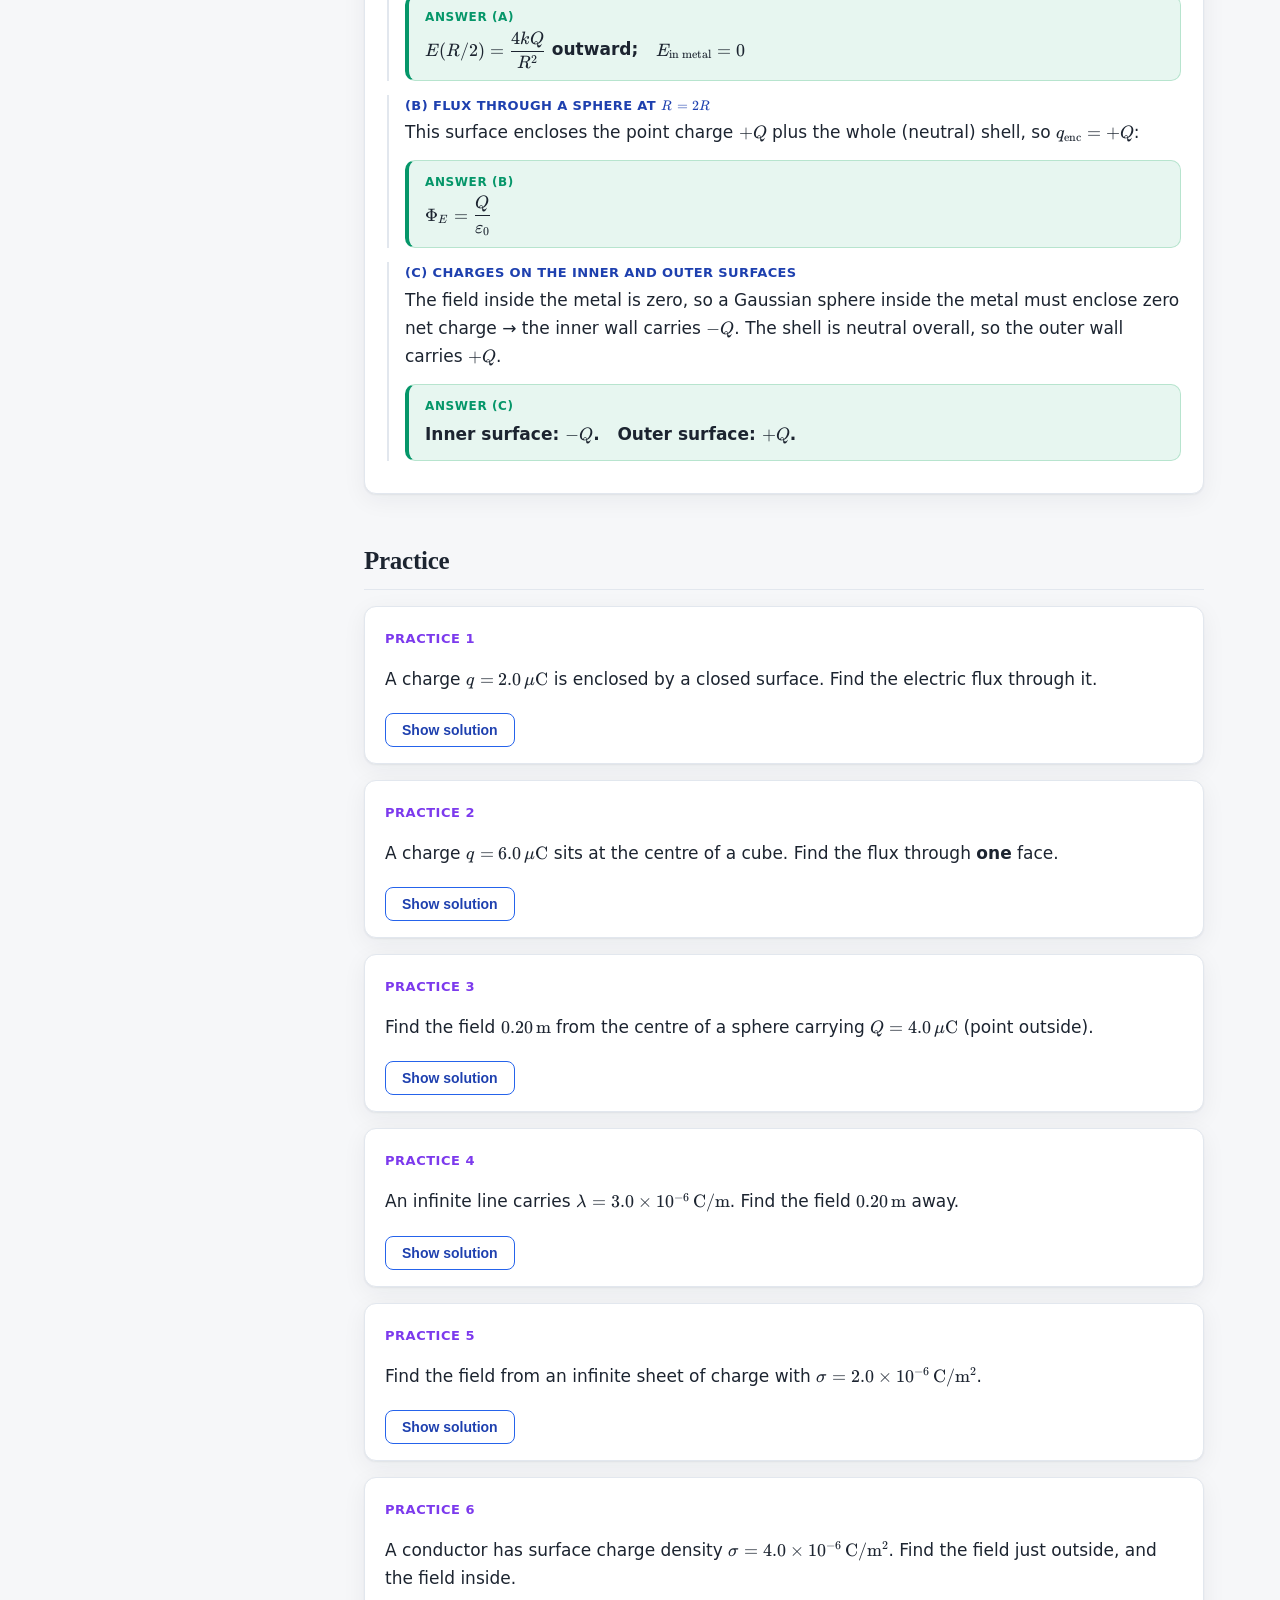
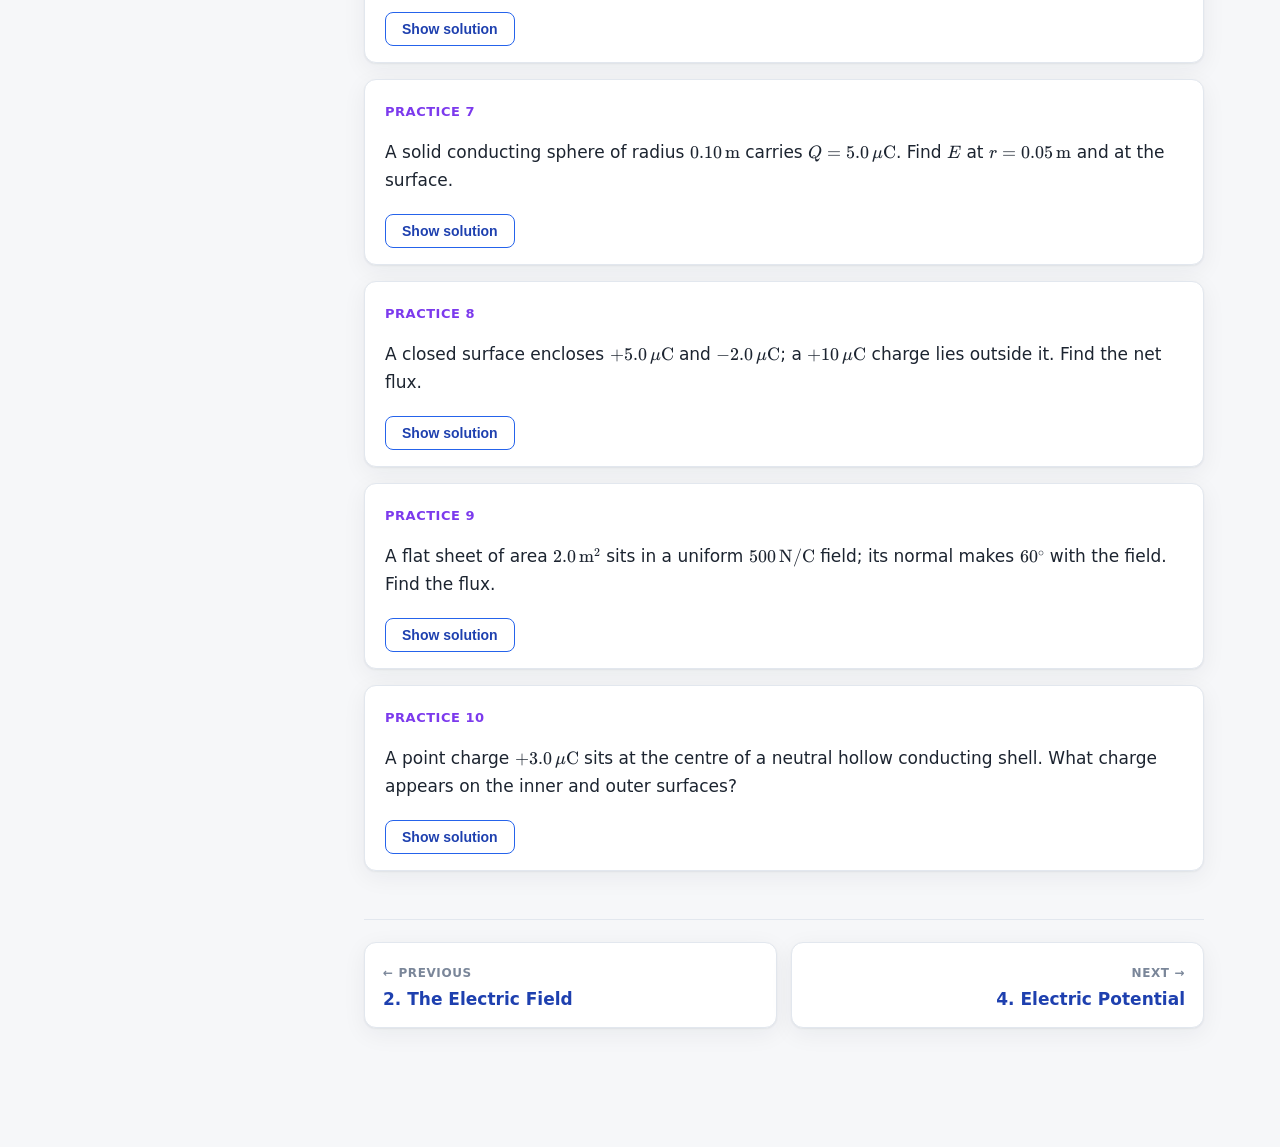
<file: topics/03-gauss-law.html>
<!DOCTYPE html>
<html lang="en">
<head>
<meta charset="UTF-8">
<meta name="viewport" content="width=device-width, initial-scale=1">
<title>Gauss's Law & Conductors — Physics II Final</title>
<link rel="stylesheet" href="../assets/katex/katex.min.css">
<link rel="stylesheet" href="../assets/style.css">
</head>
<body data-root="../" data-topic="gauss-law">

<main class="content">
<div class="page">

  <p class="eyebrow">Unit 1 · Electrostatics — Topic 3</p>
  <h1>Gauss's Law &amp; Conductors</h1>
  <p class="lead">Gauss's law turns a hard integral into a one-line calculation whenever the charge has symmetry. It's also the fastest route to understanding conductors.</p>

  <h2>Concept</h2>
  <p>The <strong>electric flux</strong> through a surface measures how much field "flows" through it: $\Phi_E=\int\vec E\cdot d\vec A$. For a flat area in a uniform field, $\Phi_E=EA\cos\theta$, where $\theta$ is the angle between $\vec E$ and the surface's normal.</p>

  <p><strong>Gauss's law</strong> says the net flux out of any <em>closed</em> surface depends only on the charge enclosed:</p>
  <div class="formula" style="text-align:center">$\displaystyle\oint\vec E\cdot d\vec A=\dfrac{q_\text{enc}}{\varepsilon_0}$</div>
  <p>Charge outside the surface contributes zero net flux. Choose a clever "Gaussian surface" matching the symmetry (sphere, cylinder, or pillbox) so $E$ is constant over it and comes out of the integral.</p>

  <div class="callout concept">
    <p class="c-head">Conductors in electrostatic equilibrium — four facts</p>
    <ul style="margin-bottom:0">
      <li>The field <strong>inside the conducting material is zero</strong> (charges rearrange until it is).</li>
      <li>Any net charge sits <strong>on the surface</strong>.</li>
      <li>A charge in a cavity induces $-q$ on the inner wall and $+q$ on the outer wall.</li>
      <li>Just outside the surface, $E=\sigma/\varepsilon_0$, perpendicular to the surface.</li>
    </ul>
  </div>

  <h2>Key Formulas</h2>
  <div class="formula-grid">
    <div class="formula">$\Phi_E=\oint\vec E\cdot d\vec A=\dfrac{q_\text{enc}}{\varepsilon_0}$<span class="label">Gauss's law</span></div>
    <div class="formula">$E=k\dfrac{q_\text{enc}}{r^2}=\dfrac{q_\text{enc}}{4\pi\varepsilon_0 r^2}$<span class="label">Spherical symmetry (field outside enclosed charge)</span></div>
    <div class="formula">$E_\text{inside conductor}=0$<span class="label">Electrostatic equilibrium</span></div>
  </div>
  <p class="symbol-list"><b>$\Phi_E$</b> in $\mathrm{N\cdot m^2/C}$ &nbsp;·&nbsp; <b>$q_\text{enc}$</b> = charge inside the chosen closed surface &nbsp;·&nbsp; $\varepsilon_0=8.85\times10^{-12}\,\mathrm{C^2/(N\cdot m^2)}$.</p>

  <!-- Worked example: Midterm Q2 -->
  <div class="example">
    <div class="ex-head"><span class="tag">Midterm Q2</span> Point charge inside a conducting shell</div>
    <div class="ex-body">
      <p>A point charge $+Q$ sits at the centre of an <em>uncharged</em> conducting spherical shell of inner radius $R$ and outer radius $\tfrac{3R}{2}$.</p>

      <div class="step"><span class="step-label">(a) Field at $r=R/2$, and inside the metal</span>
        <p>Draw a Gaussian sphere of radius $r=R/2$ (in the hollow cavity). It encloses only $+Q$:</p>
        <p>$E\cdot4\pi r^2=\dfrac{Q}{\varepsilon_0}\Rightarrow E=k\dfrac{Q}{(R/2)^2}=\dfrac{4kQ}{R^2}$ (radially outward).</p>
        <p>Inside the conducting material ($R<r<\tfrac{3R}{2}$): a Gaussian sphere there must give $E=0$, because the field inside any conductor in equilibrium is zero.</p>
        <span class="answer"><span class="a-label">Answer (a)</span>$E(R/2)=\dfrac{4kQ}{R^2}$ outward; &nbsp; $E_\text{in metal}=0$</span>
      </div>

      <div class="step"><span class="step-label">(b) Flux through a sphere at $r=2R$</span>
        <p>This surface encloses the point charge $+Q$ plus the whole (neutral) shell, so $q_\text{enc}=+Q$:</p>
        <span class="answer"><span class="a-label">Answer (b)</span>$\Phi_E=\dfrac{Q}{\varepsilon_0}$</span>
      </div>

      <div class="step"><span class="step-label">(c) Charges on the inner and outer surfaces</span>
        <p>The field inside the metal is zero, so a Gaussian sphere inside the metal must enclose zero net charge → the inner wall carries $-Q$. The shell is neutral overall, so the outer wall carries $+Q$.</p>
        <span class="answer"><span class="a-label">Answer (c)</span>Inner surface: $-Q$. &nbsp; Outer surface: $+Q$.</span>
      </div>
    </div>
  </div>

  <h2>Practice</h2>

  <div class="practice"><div class="q">
    <p><span class="qno">Practice 1</span></p>
    <p>A charge $q=2.0\,\mu\mathrm C$ is enclosed by a closed surface. Find the electric flux through it.</p>
    <button class="solution-toggle">Show solution</button>
    <div class="solution">
      <p>$\Phi_E=\dfrac{q_\text{in}}{\varepsilon_0}=\dfrac{2.0\times10^{-6}}{8.85\times10^{-12}}$.</p>
      <span class="answer"><span class="a-label">Answer</span>$\Phi_E\approx2.3\times10^5\,\mathrm{N\!\cdot\! m^2/C}$.</span>
      <p class="why"><b>Why:</b> Gauss: flux depends only on enclosed charge.</p>
    </div>
  </div></div>

  <div class="practice"><div class="q">
    <p><span class="qno">Practice 2</span></p>
    <p>A charge $q=6.0\,\mu\mathrm C$ sits at the centre of a cube. Find the flux through <strong>one</strong> face.</p>
    <button class="solution-toggle">Show solution</button>
    <div class="solution">
      <p>Total flux $=\dfrac{q}{\varepsilon_0}=6.78\times10^5\,\mathrm{N\!\cdot\! m^2/C}$.</p>
      <p>By symmetry each of the 6 faces gets $1/6$: $1.13\times10^5$.</p>
      <span class="answer"><span class="a-label">Answer</span>$\Phi_\text{face}\approx1.1\times10^5\,\mathrm{N\!\cdot\! m^2/C}$.</span>
      <p class="why"><b>Why:</b> symmetry ⇒ each face carries $q/6\varepsilon_0$.</p>
    </div>
  </div></div>

  <div class="practice"><div class="q">
    <p><span class="qno">Practice 3</span></p>
    <p>Find the field $0.20\,\mathrm m$ from the centre of a sphere carrying $Q=4.0\,\mu\mathrm C$ (point outside).</p>
    <button class="solution-toggle">Show solution</button>
    <div class="solution">
      <p>Outside, the sphere acts like a point charge: $E=\dfrac{kQ}{r^2}=\dfrac{9.0\times10^9(4\times10^{-6})}{0.04}$.</p>
      <span class="answer"><span class="a-label">Answer</span>$E=9.0\times10^5\,\mathrm{N/C}$.</span>
      <p class="why"><b>Why:</b> outside any spherical charge, treat all charge as at the centre.</p>
    </div>
  </div></div>

  <div class="practice"><div class="q">
    <p><span class="qno">Practice 4</span></p>
    <p>An infinite line carries $\lambda=3.0\times10^{-6}\,\mathrm{C/m}$. Find the field $0.20\,\mathrm m$ away.</p>
    <button class="solution-toggle">Show solution</button>
    <div class="solution">
      <p>$E=\dfrac{\lambda}{2\pi\varepsilon_0 r}=\dfrac{2k\lambda}{r}=\dfrac{2(9.0\times10^9)(3.0\times10^{-6})}{0.20}$.</p>
      <span class="answer"><span class="a-label">Answer</span>$E=2.7\times10^5\,\mathrm{N/C}$.</span>
      <p class="why"><b>Why:</b> line charge ⇒ $E\propto1/r$ (not $1/r^2$).</p>
    </div>
  </div></div>

  <div class="practice"><div class="q">
    <p><span class="qno">Practice 5</span></p>
    <p>Find the field from an infinite sheet of charge with $\sigma=2.0\times10^{-6}\,\mathrm{C/m^2}$.</p>
    <button class="solution-toggle">Show solution</button>
    <div class="solution">
      <p>$E=\dfrac{\sigma}{2\varepsilon_0}=\dfrac{2.0\times10^{-6}}{2(8.85\times10^{-12})}$.</p>
      <span class="answer"><span class="a-label">Answer</span>$E\approx1.1\times10^5\,\mathrm{N/C}$ (uniform, independent of distance).</span>
      <p class="why"><b>Why:</b> infinite sheet ⇒ $E=\sigma/2\varepsilon_0$, same everywhere.</p>
    </div>
  </div></div>

  <div class="practice"><div class="q">
    <p><span class="qno">Practice 6</span></p>
    <p>A conductor has surface charge density $\sigma=4.0\times10^{-6}\,\mathrm{C/m^2}$. Find the field just outside, and the field inside.</p>
    <button class="solution-toggle">Show solution</button>
    <div class="solution">
      <p>Just outside a conductor: $E=\dfrac{\sigma}{\varepsilon_0}=\dfrac{4.0\times10^{-6}}{8.85\times10^{-12}}=4.5\times10^5\,\mathrm{N/C}$.</p>
      <p>Inside a conductor (electrostatics): $E=0$.</p>
      <span class="answer"><span class="a-label">Answer</span>Outside $E\approx4.5\times10^5\,\mathrm{N/C}$; inside $E=0$.</span>
      <p class="why"><b>Why:</b> note the conductor value is $\sigma/\varepsilon_0$, twice the lone-sheet value.</p>
    </div>
  </div></div>

  <div class="practice"><div class="q">
    <p><span class="qno">Practice 7</span></p>
    <p>A solid conducting sphere of radius $0.10\,\mathrm m$ carries $Q=5.0\,\mu\mathrm C$. Find $E$ at $r=0.05\,\mathrm m$ and at the surface.</p>
    <button class="solution-toggle">Show solution</button>
    <div class="solution">
      <p>Inside a conductor $E=0$, so at $r=0.05\,\mathrm m$, $E=0$.</p>
      <p>At the surface: $E=\dfrac{kQ}{R^2}=\dfrac{9.0\times10^9(5\times10^{-6})}{0.01}=4.5\times10^6\,\mathrm{N/C}$.</p>
      <span class="answer"><span class="a-label">Answer</span>$E=0$ inside; $E=4.5\times10^6\,\mathrm{N/C}$ at the surface.</span>
      <p class="why"><b>Why:</b> all charge sits on the surface ⇒ interior field zero.</p>
    </div>
  </div></div>

  <div class="practice"><div class="q">
    <p><span class="qno">Practice 8</span></p>
    <p>A closed surface encloses $+5.0\,\mu\mathrm C$ and $-2.0\,\mu\mathrm C$; a $+10\,\mu\mathrm C$ charge lies outside it. Find the net flux.</p>
    <button class="solution-toggle">Show solution</button>
    <div class="solution">
      <p>Only enclosed charge counts: $q_\text{in}=5.0-2.0=3.0\,\mu\mathrm C$.</p>
      <p>$\Phi_E=\dfrac{3.0\times10^{-6}}{8.85\times10^{-12}}$.</p>
      <span class="answer"><span class="a-label">Answer</span>$\Phi_E\approx3.4\times10^5\,\mathrm{N\!\cdot\! m^2/C}$ (outside charge contributes nothing).</span>
      <p class="why"><b>Why:</b> external charges give zero net flux.</p>
    </div>
  </div></div>

  <div class="practice"><div class="q">
    <p><span class="qno">Practice 9</span></p>
    <p>A flat sheet of area $2.0\,\mathrm m^2$ sits in a uniform $500\,\mathrm{N/C}$ field; its normal makes $60^\circ$ with the field. Find the flux.</p>
    <button class="solution-toggle">Show solution</button>
    <div class="solution">
      <p>$\Phi_E=EA\cos\theta=500(2.0)\cos60^\circ=500(2.0)(0.5)$.</p>
      <span class="answer"><span class="a-label">Answer</span>$\Phi_E=500\,\mathrm{N\!\cdot\! m^2/C}$.</span>
      <p class="why"><b>Why:</b> open surface in a uniform field: $\Phi=EA\cos\theta$.</p>
    </div>
  </div></div>

  <div class="practice"><div class="q">
    <p><span class="qno">Practice 10</span></p>
    <p>A point charge $+3.0\,\mu\mathrm C$ sits at the centre of a neutral hollow conducting shell. What charge appears on the inner and outer surfaces?</p>
    <button class="solution-toggle">Show solution</button>
    <div class="solution">
      <p>The inner surface must cancel the enclosed field: it holds $-3.0\,\mu\mathrm C$.</p>
      <p>The shell is neutral overall, so the outer surface holds $+3.0\,\mu\mathrm C$.</p>
      <span class="answer"><span class="a-label">Answer</span>Inner surface $-3.0\,\mu\mathrm C$; outer surface $+3.0\,\mu\mathrm C$.</span>
      <p class="why"><b>Why:</b> induced inner charge cancels enclosed; outer keeps the shell neutral.</p>
    </div>
  </div></div>

</div>
</main>

<script src="../assets/katex/katex.min.js"></script>
<script src="../assets/katex/auto-render.min.js"></script>
<script src="../assets/app.js"></script>
</body>
</html>
</file>
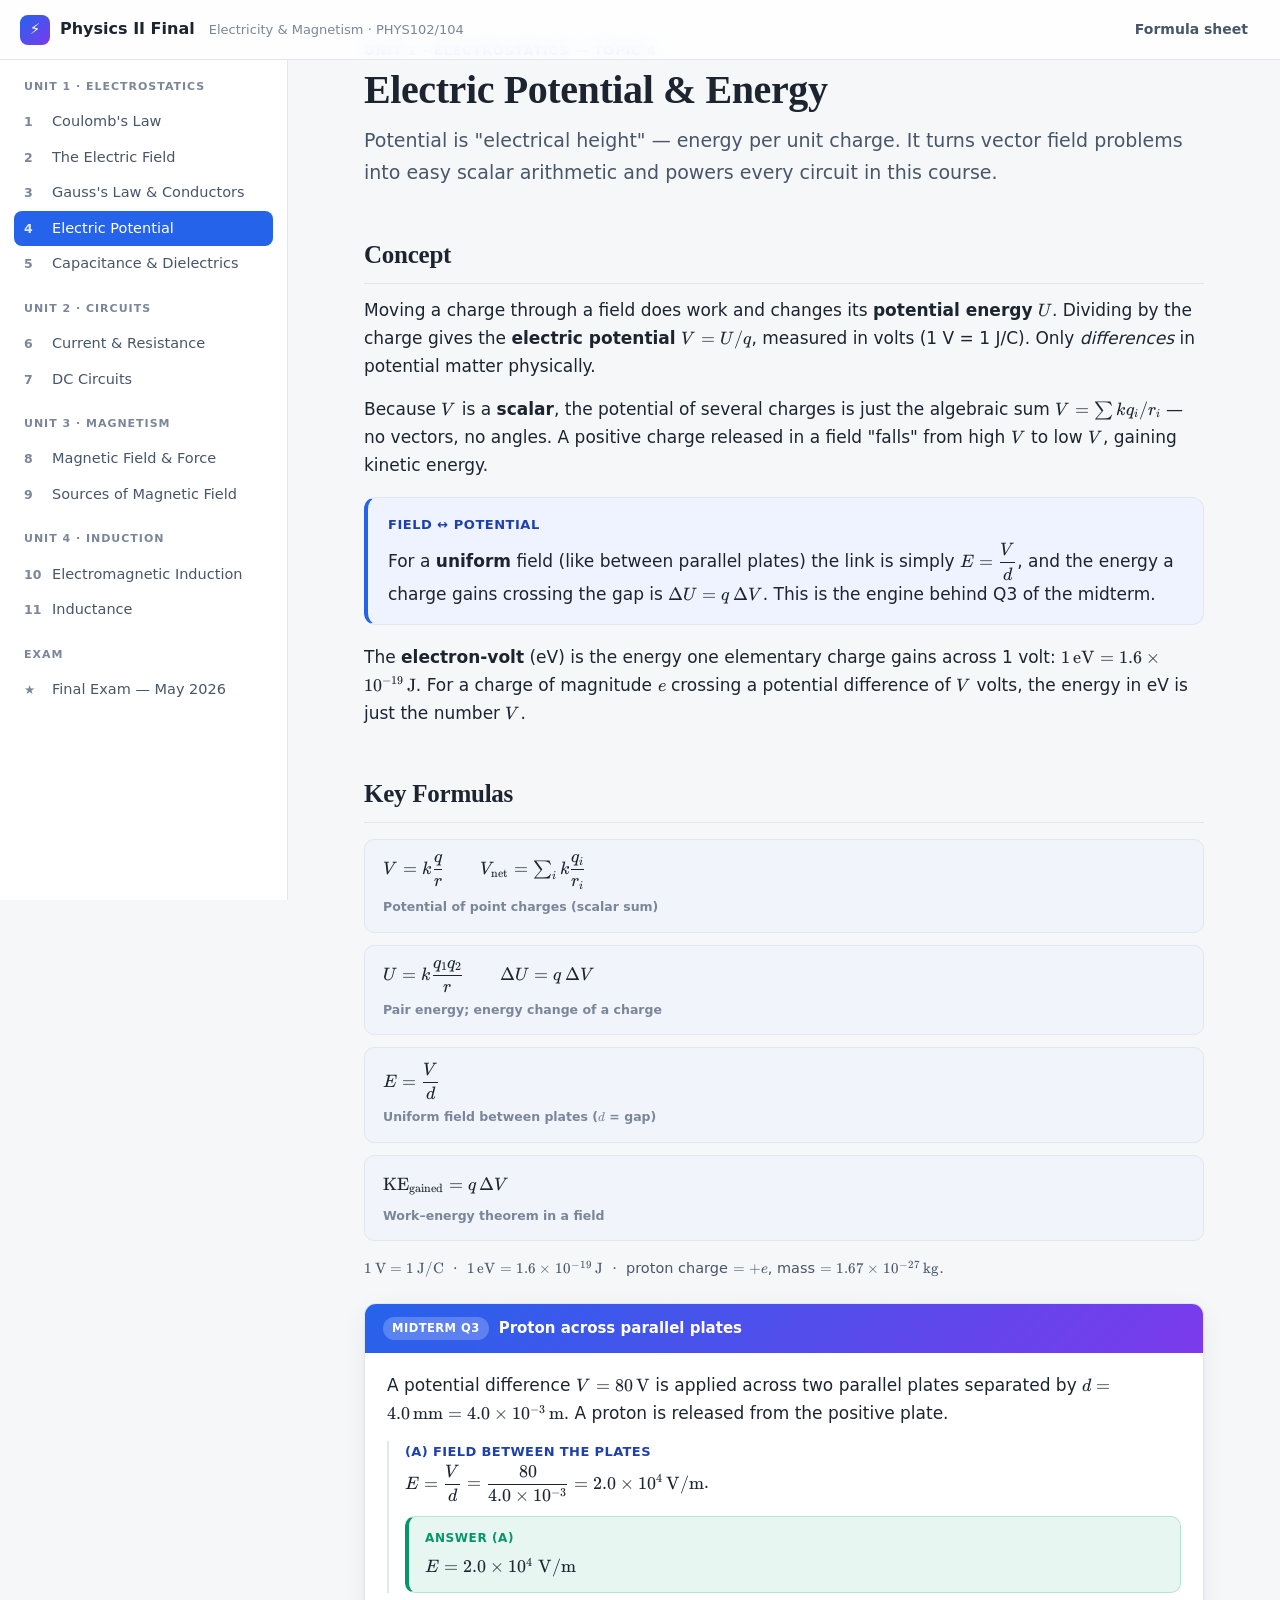
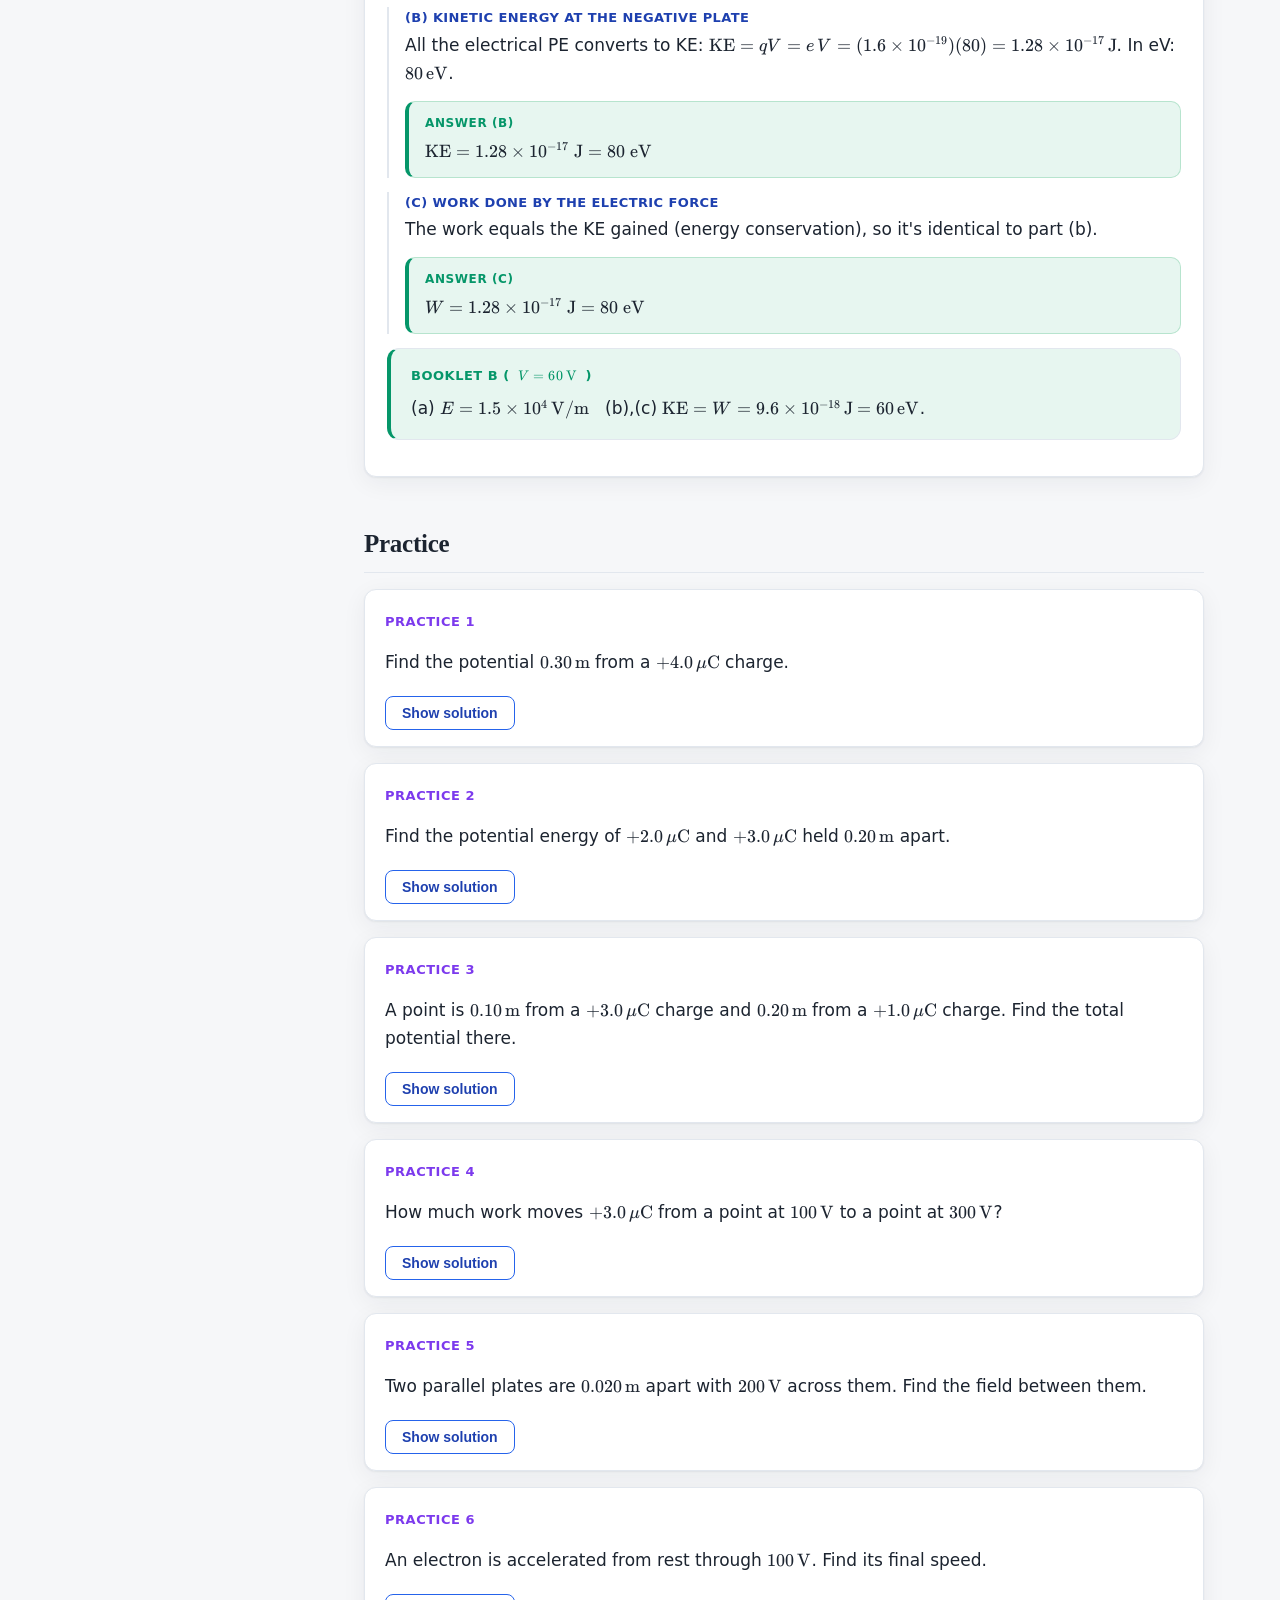
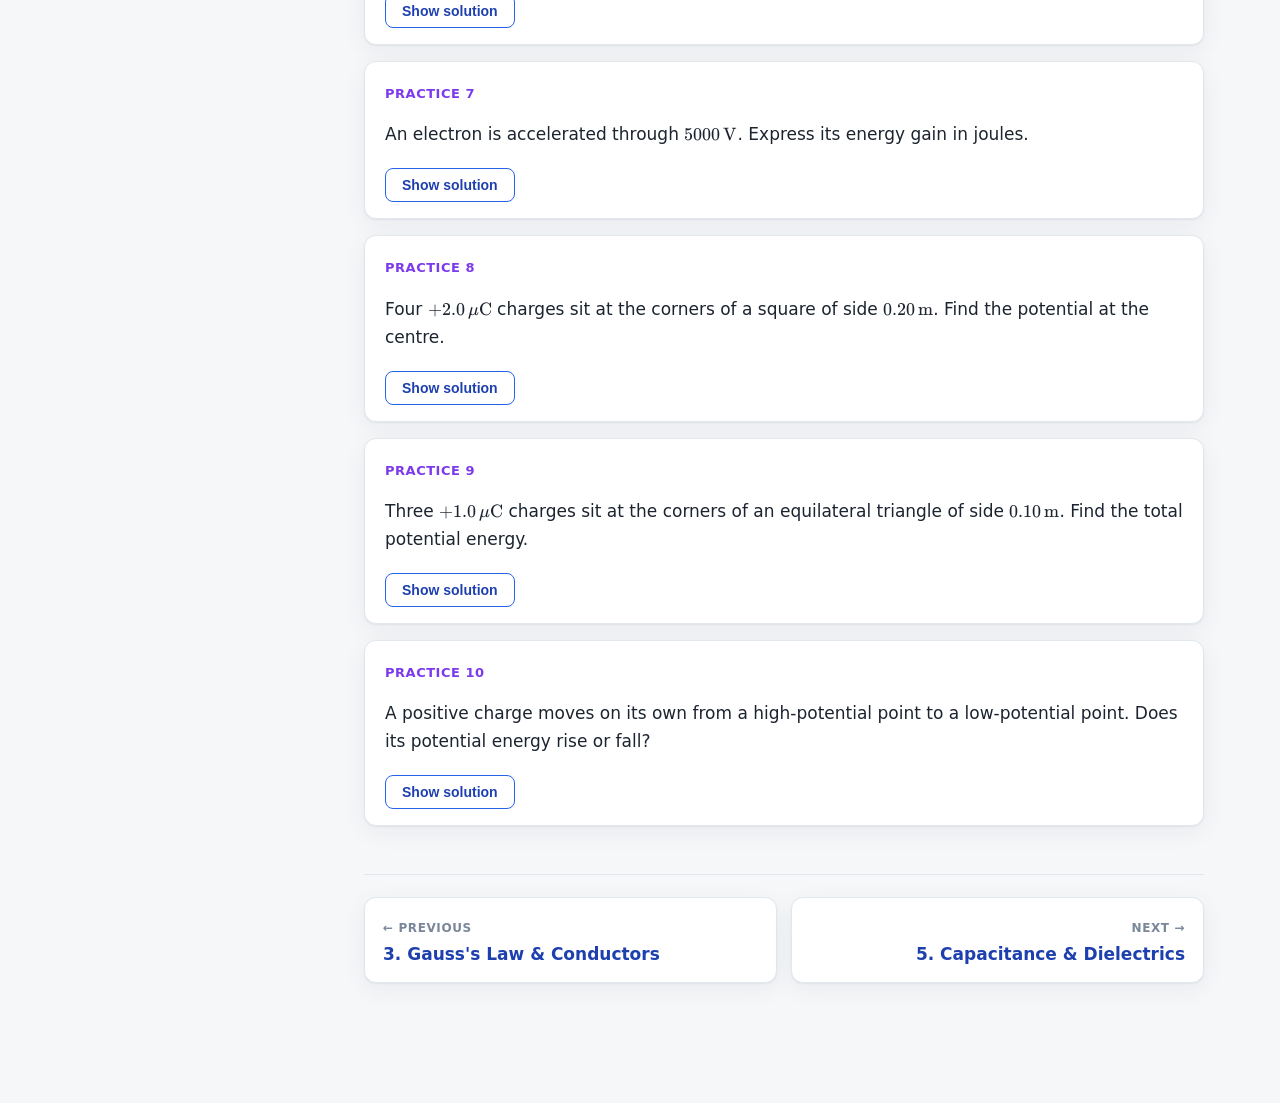
<file: topics/04-electric-potential.html>
<!DOCTYPE html>
<html lang="en">
<head>
<meta charset="UTF-8">
<meta name="viewport" content="width=device-width, initial-scale=1">
<title>Electric Potential — Physics II Final</title>
<link rel="stylesheet" href="../assets/katex/katex.min.css">
<link rel="stylesheet" href="../assets/style.css">
</head>
<body data-root="../" data-topic="electric-potential">

<main class="content">
<div class="page">

  <p class="eyebrow">Unit 1 · Electrostatics — Topic 4</p>
  <h1>Electric Potential &amp; Energy</h1>
  <p class="lead">Potential is "electrical height" — energy per unit charge. It turns vector field problems into easy scalar arithmetic and powers every circuit in this course.</p>

  <h2>Concept</h2>
  <p>Moving a charge through a field does work and changes its <strong>potential energy</strong> $U$. Dividing by the charge gives the <strong>electric potential</strong> $V=U/q$, measured in volts (1 V = 1 J/C). Only <em>differences</em> in potential matter physically.</p>

  <p>Because $V$ is a <strong>scalar</strong>, the potential of several charges is just the algebraic sum $V=\sum k q_i/r_i$ — no vectors, no angles. A positive charge released in a field "falls" from high $V$ to low $V$, gaining kinetic energy.</p>

  <div class="callout concept">
    <p class="c-head">Field ↔ potential</p>
    <p>For a <strong>uniform</strong> field (like between parallel plates) the link is simply $E=\dfrac{V}{d}$, and the energy a charge gains crossing the gap is $\Delta U=q\,\Delta V$. This is the engine behind Q3 of the midterm.</p>
  </div>

  <p>The <strong>electron-volt</strong> (eV) is the energy one elementary charge gains across 1 volt: $1\,\mathrm{eV}=1.6\times10^{-19}\,\mathrm J$. For a charge of magnitude $e$ crossing a potential difference of $V$ volts, the energy in eV is just the number $V$.</p>

  <h2>Key Formulas</h2>
  <div class="formula-grid">
    <div class="formula">$V=k\dfrac{q}{r}\qquad V_\text{net}=\textstyle\sum_i k\dfrac{q_i}{r_i}$<span class="label">Potential of point charges (scalar sum)</span></div>
    <div class="formula">$U=k\dfrac{q_1 q_2}{r}\qquad \Delta U=q\,\Delta V$<span class="label">Pair energy; energy change of a charge</span></div>
    <div class="formula">$E=\dfrac{V}{d}$<span class="label">Uniform field between plates ($d$ = gap)</span></div>
    <div class="formula">$\text{KE}_\text{gained}=q\,\Delta V$<span class="label">Work–energy theorem in a field</span></div>
  </div>
  <p class="symbol-list">$1\,\mathrm{V}=1\,\mathrm{J/C}$ &nbsp;·&nbsp; $1\,\mathrm{eV}=1.6\times10^{-19}\,\mathrm J$ &nbsp;·&nbsp; proton charge $=+e$, mass $=1.67\times10^{-27}\,\mathrm{kg}$.</p>

  <!-- Worked example: Midterm Q3 -->
  <div class="example">
    <div class="ex-head"><span class="tag">Midterm Q3</span> Proton across parallel plates</div>
    <div class="ex-body">
      <p>A potential difference $V=80\,\mathrm V$ is applied across two parallel plates separated by $d=4.0\,\mathrm{mm}=4.0\times10^{-3}\,\mathrm m$. A proton is released from the positive plate.</p>

      <div class="step"><span class="step-label">(a) Field between the plates</span>
        <p>$E=\dfrac{V}{d}=\dfrac{80}{4.0\times10^{-3}}=2.0\times10^{4}\,\mathrm{V/m}$.</p>
        <span class="answer"><span class="a-label">Answer (a)</span>$E=2.0\times10^{4}\ \mathrm{V/m}$</span>
      </div>

      <div class="step"><span class="step-label">(b) Kinetic energy at the negative plate</span>
        <p>All the electrical PE converts to KE: $\text{KE}=qV=e\,V=(1.6\times10^{-19})(80)=1.28\times10^{-17}\,\mathrm J$. In eV: $80\,\mathrm{eV}$.</p>
        <span class="answer"><span class="a-label">Answer (b)</span>$\text{KE}=1.28\times10^{-17}\ \mathrm J = 80\ \mathrm{eV}$</span>
      </div>

      <div class="step"><span class="step-label">(c) Work done by the electric force</span>
        <p>The work equals the KE gained (energy conservation), so it's identical to part (b).</p>
        <span class="answer"><span class="a-label">Answer (c)</span>$W=1.28\times10^{-17}\ \mathrm J = 80\ \mathrm{eV}$</span>
      </div>

      <div class="callout tip" style="margin-top:8px">
        <p class="c-head">Booklet B ($V=60\,\mathrm V$)</p>
        <p>(a) $E=1.5\times10^{4}\,\mathrm{V/m}$ &nbsp; (b),(c) $\text{KE}=W=9.6\times10^{-18}\,\mathrm J=60\,\mathrm{eV}$.</p>
      </div>
    </div>
  </div>

  <h2>Practice</h2>

  <div class="practice"><div class="q">
    <p><span class="qno">Practice 1</span></p>
    <p>Find the potential $0.30\,\mathrm m$ from a $+4.0\,\mu\mathrm C$ charge.</p>
    <button class="solution-toggle">Show solution</button>
    <div class="solution">
      <p>$V=\dfrac{kq}{r}=\dfrac{9.0\times10^9(4.0\times10^{-6})}{0.30}$.</p>
      <span class="answer"><span class="a-label">Answer</span>$V=1.2\times10^5\,\mathrm V$.</span>
      <p class="why"><b>Why:</b> $V=kq/r$ (a scalar — no direction).</p>
    </div>
  </div></div>

  <div class="practice"><div class="q">
    <p><span class="qno">Practice 2</span></p>
    <p>Find the potential energy of $+2.0\,\mu\mathrm C$ and $+3.0\,\mu\mathrm C$ held $0.20\,\mathrm m$ apart.</p>
    <button class="solution-toggle">Show solution</button>
    <div class="solution">
      <p>$U=\dfrac{kq_1q_2}{r}=\dfrac{9.0\times10^9(2\times10^{-6})(3\times10^{-6})}{0.20}$.</p>
      <span class="answer"><span class="a-label">Answer</span>$U=0.27\,\mathrm J$.</span>
      <p class="why"><b>Why:</b> $U=kq_1q_2/r$; positive ⇒ work was needed to assemble.</p>
    </div>
  </div></div>

  <div class="practice"><div class="q">
    <p><span class="qno">Practice 3</span></p>
    <p>A point is $0.10\,\mathrm m$ from a $+3.0\,\mu\mathrm C$ charge and $0.20\,\mathrm m$ from a $+1.0\,\mu\mathrm C$ charge. Find the total potential there.</p>
    <button class="solution-toggle">Show solution</button>
    <div class="solution">
      <p>$V=k\!\left(\dfrac{3\times10^{-6}}{0.10}+\dfrac{1\times10^{-6}}{0.20}\right)=9.0\times10^9(3\times10^{-5}+5\times10^{-6})$.</p>
      <span class="answer"><span class="a-label">Answer</span>$V\approx3.2\times10^5\,\mathrm V$.</span>
      <p class="why"><b>Why:</b> potentials add as scalars (just sum them).</p>
    </div>
  </div></div>

  <div class="practice"><div class="q">
    <p><span class="qno">Practice 4</span></p>
    <p>How much work moves $+3.0\,\mu\mathrm C$ from a point at $100\,\mathrm V$ to a point at $300\,\mathrm V$?</p>
    <button class="solution-toggle">Show solution</button>
    <div class="solution">
      <p>$W=q\,\Delta V=(3.0\times10^{-6})(300-100)$.</p>
      <span class="answer"><span class="a-label">Answer</span>$W=6.0\times10^{-4}\,\mathrm J$.</span>
      <p class="why"><b>Why:</b> $W=q\Delta V$; positive charge to higher $V$ needs work in.</p>
    </div>
  </div></div>

  <div class="practice"><div class="q">
    <p><span class="qno">Practice 5</span></p>
    <p>Two parallel plates are $0.020\,\mathrm m$ apart with $200\,\mathrm V$ across them. Find the field between them.</p>
    <button class="solution-toggle">Show solution</button>
    <div class="solution">
      <p>$E=\dfrac{V}{d}=\dfrac{200}{0.020}$.</p>
      <span class="answer"><span class="a-label">Answer</span>$E=1.0\times10^4\,\mathrm{V/m}$.</span>
      <p class="why"><b>Why:</b> uniform field ⇒ $E=V/d$.</p>
    </div>
  </div></div>

  <div class="practice"><div class="q">
    <p><span class="qno">Practice 6</span></p>
    <p>An electron is accelerated from rest through $100\,\mathrm V$. Find its final speed.</p>
    <button class="solution-toggle">Show solution</button>
    <div class="solution">
      <p>$qV=\tfrac12mv^2\Rightarrow v=\sqrt{\dfrac{2qV}{m}}=\sqrt{\dfrac{2(1.6\times10^{-19})(100)}{9.11\times10^{-31}}}$.</p>
      <span class="answer"><span class="a-label">Answer</span>$v\approx5.9\times10^6\,\mathrm{m/s}$.</span>
      <p class="why"><b>Why:</b> electrical PE converts fully to KE: $qV=\tfrac12mv^2$.</p>
    </div>
  </div></div>

  <div class="practice"><div class="q">
    <p><span class="qno">Practice 7</span></p>
    <p>An electron is accelerated through $5000\,\mathrm V$. Express its energy gain in joules.</p>
    <button class="solution-toggle">Show solution</button>
    <div class="solution">
      <p>Energy $=qV=5000\,\mathrm{eV}=(5000)(1.6\times10^{-19})\,\mathrm J$.</p>
      <span class="answer"><span class="a-label">Answer</span>$8.0\times10^{-16}\,\mathrm J$ (i.e. $5\,\mathrm{keV}$).</span>
      <p class="why"><b>Why:</b> $1\,\mathrm{eV}=1.6\times10^{-19}\,\mathrm J$.</p>
    </div>
  </div></div>

  <div class="practice"><div class="q">
    <p><span class="qno">Practice 8</span></p>
    <p>Four $+2.0\,\mu\mathrm C$ charges sit at the corners of a square of side $0.20\,\mathrm m$. Find the potential at the centre.</p>
    <button class="solution-toggle">Show solution</button>
    <div class="solution">
      <p>Corner-to-centre distance $=\dfrac{0.20}{\sqrt2}=0.141\,\mathrm m$.</p>
      <p>$V=4\cdot\dfrac{kq}{r}=4\cdot\dfrac{9.0\times10^9(2\times10^{-6})}{0.141}$.</p>
      <span class="answer"><span class="a-label">Answer</span>$V\approx5.1\times10^5\,\mathrm V$.</span>
      <p class="why"><b>Why:</b> add the four equal scalar potentials.</p>
    </div>
  </div></div>

  <div class="practice"><div class="q">
    <p><span class="qno">Practice 9</span></p>
    <p>Three $+1.0\,\mu\mathrm C$ charges sit at the corners of an equilateral triangle of side $0.10\,\mathrm m$. Find the total potential energy.</p>
    <button class="solution-toggle">Show solution</button>
    <div class="solution">
      <p>Three equal pairs: $U=3\cdot\dfrac{kq^2}{a}=3\cdot\dfrac{9.0\times10^9(1\times10^{-6})^2}{0.10}$.</p>
      <span class="answer"><span class="a-label">Answer</span>$U=0.27\,\mathrm J$.</span>
      <p class="why"><b>Why:</b> sum the PE of every pair ($3$ pairs here).</p>
    </div>
  </div></div>

  <div class="practice"><div class="q">
    <p><span class="qno">Practice 10</span></p>
    <p>A positive charge moves on its own from a high-potential point to a low-potential point. Does its potential energy rise or fall?</p>
    <button class="solution-toggle">Show solution</button>
    <div class="solution">
      <p>$\Delta U=q\,\Delta V$ with $q>0$ and $\Delta V<0$, so $\Delta U<0$.</p>
      <span class="answer"><span class="a-label">Answer</span>It falls (the lost PE becomes kinetic energy).</span>
      <p class="why"><b>Why:</b> positive charges 'fall' from high to low potential, like a ball downhill.</p>
    </div>
  </div></div>

</div>
</main>

<script src="../assets/katex/katex.min.js"></script>
<script src="../assets/katex/auto-render.min.js"></script>
<script src="../assets/app.js"></script>
</body>
</html>
</file>
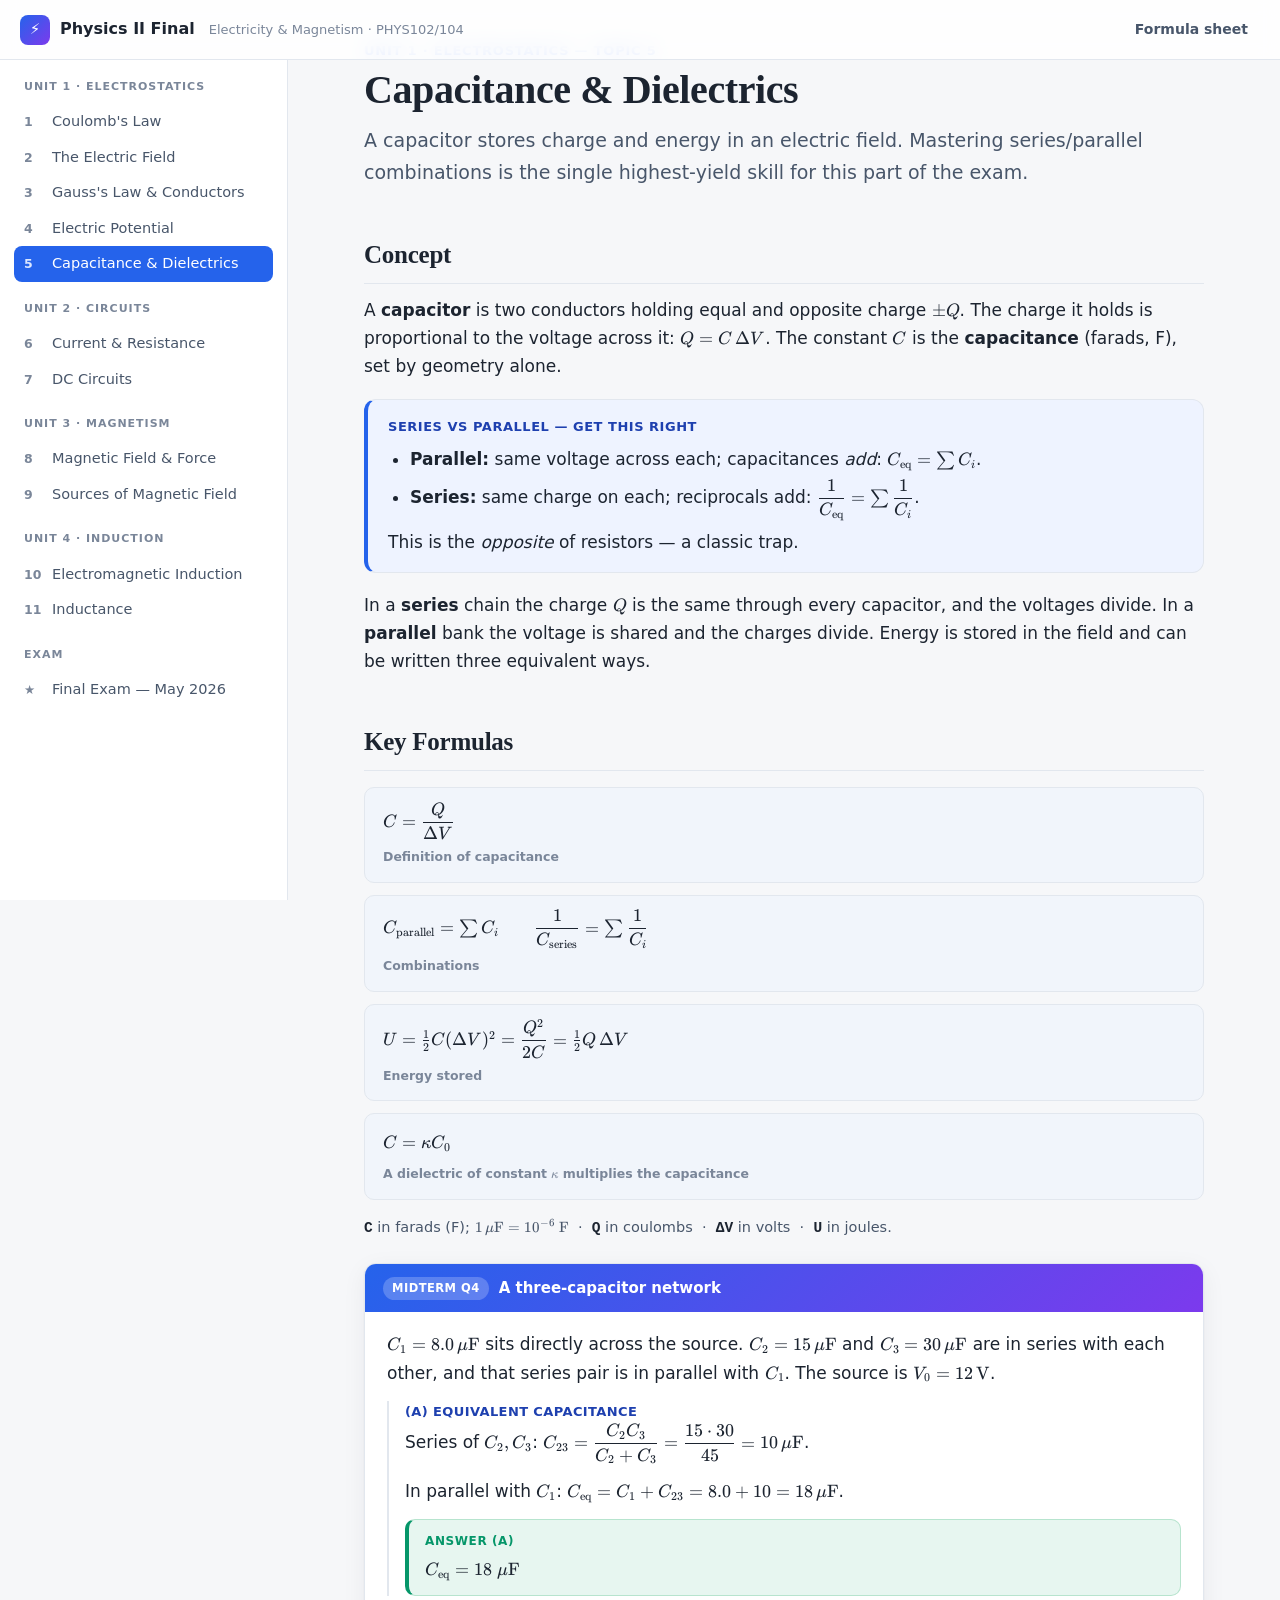
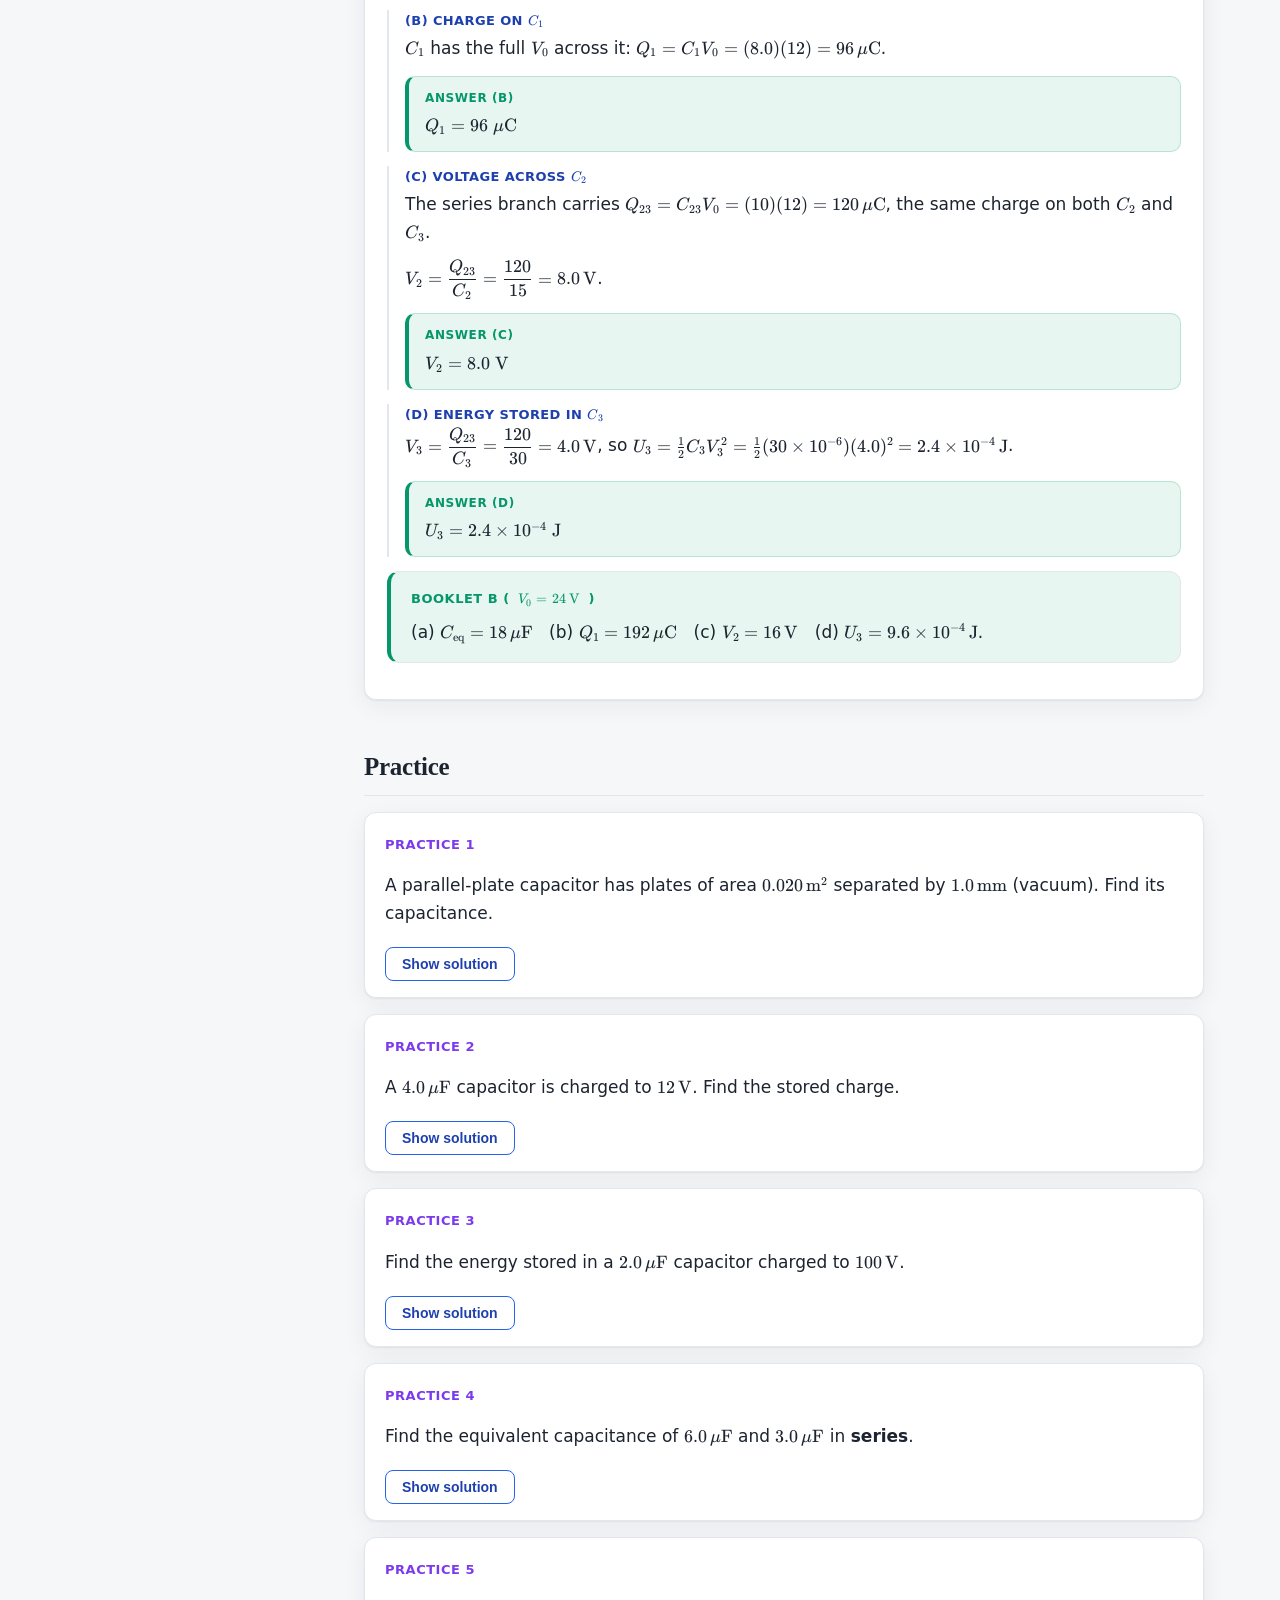
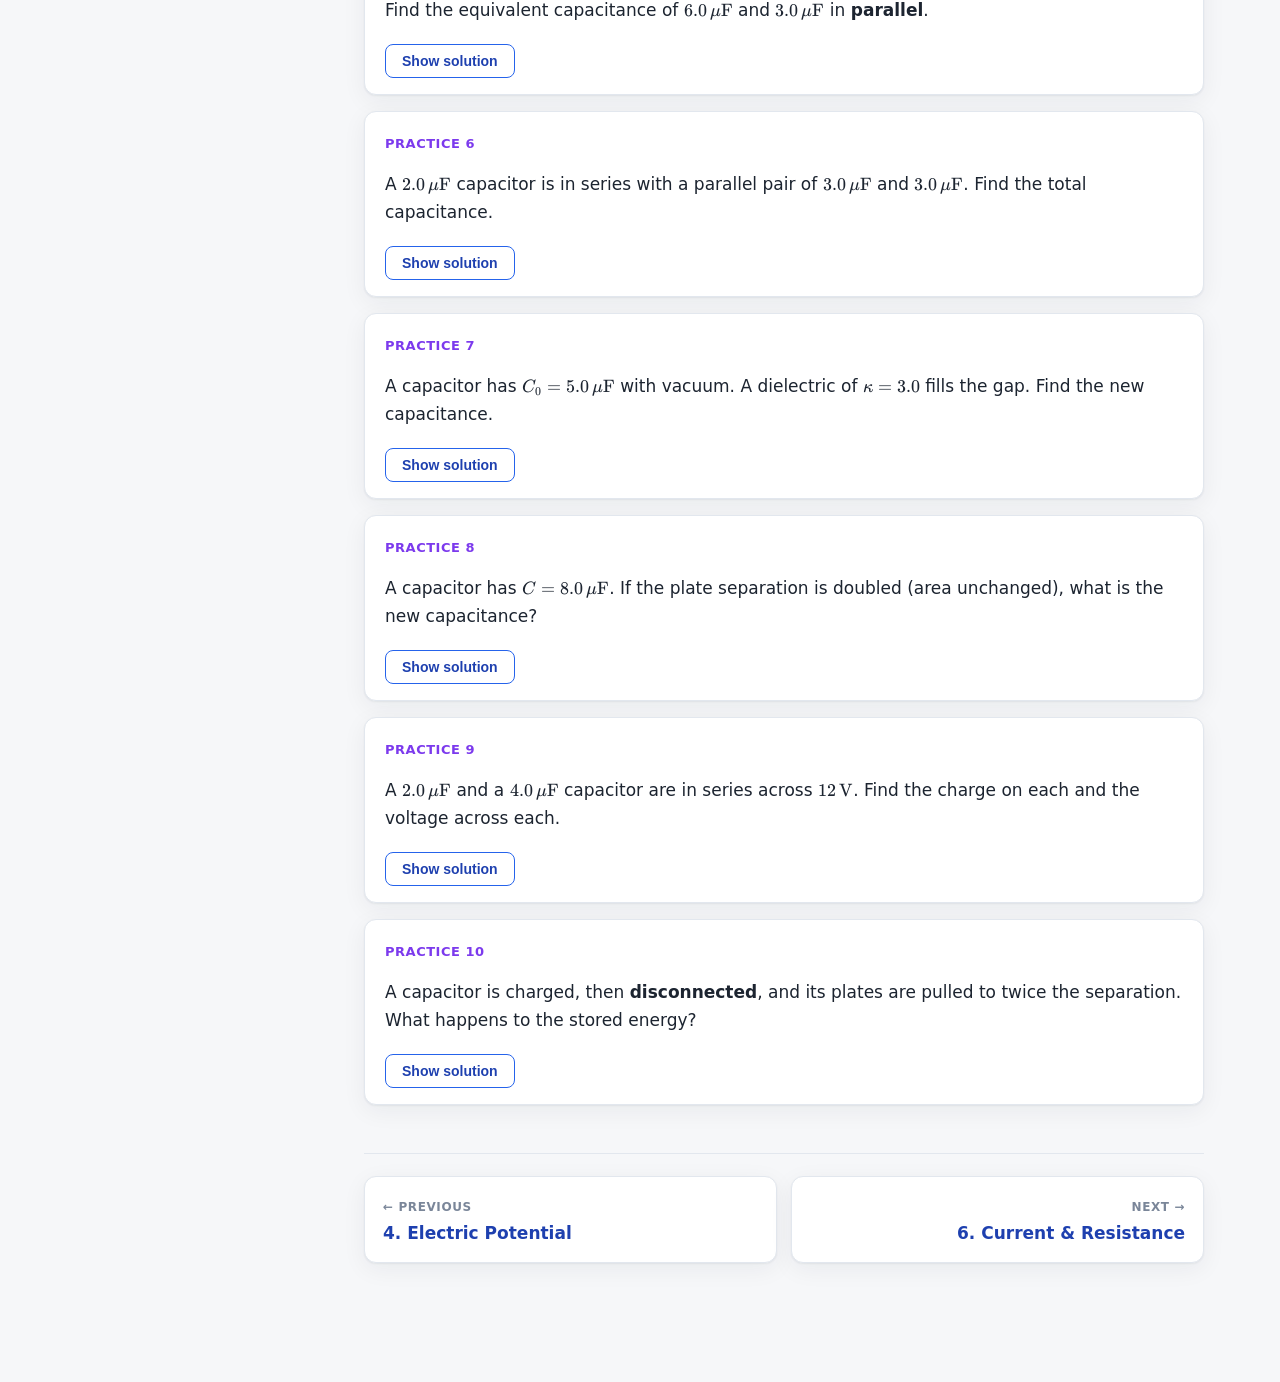
<file: topics/05-capacitance.html>
<!DOCTYPE html>
<html lang="en">
<head>
<meta charset="UTF-8">
<meta name="viewport" content="width=device-width, initial-scale=1">
<title>Capacitance & Dielectrics — Physics II Final</title>
<link rel="stylesheet" href="../assets/katex/katex.min.css">
<link rel="stylesheet" href="../assets/style.css">
</head>
<body data-root="../" data-topic="capacitance">

<main class="content">
<div class="page">

  <p class="eyebrow">Unit 1 · Electrostatics — Topic 5</p>
  <h1>Capacitance &amp; Dielectrics</h1>
  <p class="lead">A capacitor stores charge and energy in an electric field. Mastering series/parallel combinations is the single highest-yield skill for this part of the exam.</p>

  <h2>Concept</h2>
  <p>A <strong>capacitor</strong> is two conductors holding equal and opposite charge $\pm Q$. The charge it holds is proportional to the voltage across it: $Q=C\,\Delta V$. The constant $C$ is the <strong>capacitance</strong> (farads, F), set by geometry alone.</p>

  <div class="callout concept">
    <p class="c-head">Series vs parallel — get this right</p>
    <ul style="margin-bottom:0">
      <li><strong>Parallel:</strong> same voltage across each; capacitances <em>add</em>: $C_\text{eq}=\sum C_i$.</li>
      <li><strong>Series:</strong> same charge on each; reciprocals add: $\dfrac1{C_\text{eq}}=\sum\dfrac1{C_i}$.</li>
    </ul>
    <p style="margin:8px 0 0">This is the <em>opposite</em> of resistors — a classic trap.</p>
  </div>

  <p>In a <strong>series</strong> chain the charge $Q$ is the same through every capacitor, and the voltages divide. In a <strong>parallel</strong> bank the voltage is shared and the charges divide. Energy is stored in the field and can be written three equivalent ways.</p>

  <h2>Key Formulas</h2>
  <div class="formula-grid">
    <div class="formula">$C=\dfrac{Q}{\Delta V}$<span class="label">Definition of capacitance</span></div>
    <div class="formula">$C_\text{parallel}=\textstyle\sum C_i\qquad \dfrac1{C_\text{series}}=\textstyle\sum\dfrac1{C_i}$<span class="label">Combinations</span></div>
    <div class="formula">$U=\tfrac12 C(\Delta V)^2=\dfrac{Q^2}{2C}=\tfrac12 Q\,\Delta V$<span class="label">Energy stored</span></div>
    <div class="formula">$C=\kappa C_0$<span class="label">A dielectric of constant $\kappa$ multiplies the capacitance</span></div>
  </div>
  <p class="symbol-list"><b>C</b> in farads (F); $1\,\mu\mathrm F=10^{-6}\,\mathrm F$ &nbsp;·&nbsp; <b>Q</b> in coulombs &nbsp;·&nbsp; <b>ΔV</b> in volts &nbsp;·&nbsp; <b>U</b> in joules.</p>

  <!-- Worked example: Midterm Q4 -->
  <div class="example">
    <div class="ex-head"><span class="tag">Midterm Q4</span> A three-capacitor network</div>
    <div class="ex-body">
      <p>$C_1=8.0\,\mu\mathrm F$ sits directly across the source. $C_2=15\,\mu\mathrm F$ and $C_3=30\,\mu\mathrm F$ are in series with each other, and that series pair is in parallel with $C_1$. The source is $V_0=12\,\mathrm V$.</p>

      <div class="step"><span class="step-label">(a) Equivalent capacitance</span>
        <p>Series of $C_2,C_3$: $C_{23}=\dfrac{C_2 C_3}{C_2+C_3}=\dfrac{15\cdot30}{45}=10\,\mu\mathrm F$.</p>
        <p>In parallel with $C_1$: $C_\text{eq}=C_1+C_{23}=8.0+10=18\,\mu\mathrm F$.</p>
        <span class="answer"><span class="a-label">Answer (a)</span>$C_\text{eq}=18\ \mu\mathrm F$</span>
      </div>

      <div class="step"><span class="step-label">(b) Charge on $C_1$</span>
        <p>$C_1$ has the full $V_0$ across it: $Q_1=C_1 V_0=(8.0)(12)=96\,\mu\mathrm C$.</p>
        <span class="answer"><span class="a-label">Answer (b)</span>$Q_1=96\ \mu\mathrm C$</span>
      </div>

      <div class="step"><span class="step-label">(c) Voltage across $C_2$</span>
        <p>The series branch carries $Q_{23}=C_{23}V_0=(10)(12)=120\,\mu\mathrm C$, the same charge on both $C_2$ and $C_3$.</p>
        <p>$V_2=\dfrac{Q_{23}}{C_2}=\dfrac{120}{15}=8.0\,\mathrm V$.</p>
        <span class="answer"><span class="a-label">Answer (c)</span>$V_2=8.0\ \mathrm V$</span>
      </div>

      <div class="step"><span class="step-label">(d) Energy stored in $C_3$</span>
        <p>$V_3=\dfrac{Q_{23}}{C_3}=\dfrac{120}{30}=4.0\,\mathrm V$, so $U_3=\tfrac12 C_3 V_3^2=\tfrac12(30\times10^{-6})(4.0)^2=2.4\times10^{-4}\,\mathrm J$.</p>
        <span class="answer"><span class="a-label">Answer (d)</span>$U_3=2.4\times10^{-4}\ \mathrm J$</span>
      </div>

      <div class="callout tip" style="margin-top:8px">
        <p class="c-head">Booklet B ($V_0=24\,\mathrm V$)</p>
        <p>(a) $C_\text{eq}=18\,\mu\mathrm F$ &nbsp; (b) $Q_1=192\,\mu\mathrm C$ &nbsp; (c) $V_2=16\,\mathrm V$ &nbsp; (d) $U_3=9.6\times10^{-4}\,\mathrm J$.</p>
      </div>
    </div>
  </div>

  <h2>Practice</h2>

  <div class="practice"><div class="q">
    <p><span class="qno">Practice 1</span></p>
    <p>A parallel-plate capacitor has plates of area $0.020\,\mathrm m^2$ separated by $1.0\,\mathrm{mm}$ (vacuum). Find its capacitance.</p>
    <button class="solution-toggle">Show solution</button>
    <div class="solution">
      <p>$C=\dfrac{\varepsilon_0 A}{d}=\dfrac{(8.85\times10^{-12})(0.020)}{1.0\times10^{-3}}$.</p>
      <span class="answer"><span class="a-label">Answer</span>$C\approx1.8\times10^{-10}\,\mathrm F$ (177 pF).</span>
      <p class="why"><b>Why:</b> $C=\varepsilon_0 A/d$ for a vacuum gap.</p>
    </div>
  </div></div>

  <div class="practice"><div class="q">
    <p><span class="qno">Practice 2</span></p>
    <p>A $4.0\,\mu\mathrm F$ capacitor is charged to $12\,\mathrm V$. Find the stored charge.</p>
    <button class="solution-toggle">Show solution</button>
    <div class="solution">
      <p>$Q=CV=(4.0\times10^{-6})(12)$.</p>
      <span class="answer"><span class="a-label">Answer</span>$Q=48\,\mu\mathrm C$.</span>
      <p class="why"><b>Why:</b> $Q=CV$.</p>
    </div>
  </div></div>

  <div class="practice"><div class="q">
    <p><span class="qno">Practice 3</span></p>
    <p>Find the energy stored in a $2.0\,\mu\mathrm F$ capacitor charged to $100\,\mathrm V$.</p>
    <button class="solution-toggle">Show solution</button>
    <div class="solution">
      <p>$U=\tfrac12CV^2=\tfrac12(2.0\times10^{-6})(100)^2$.</p>
      <span class="answer"><span class="a-label">Answer</span>$U=0.010\,\mathrm J$.</span>
      <p class="why"><b>Why:</b> $U=\tfrac12CV^2$.</p>
    </div>
  </div></div>

  <div class="practice"><div class="q">
    <p><span class="qno">Practice 4</span></p>
    <p>Find the equivalent capacitance of $6.0\,\mu\mathrm F$ and $3.0\,\mu\mathrm F$ in <strong>series</strong>.</p>
    <button class="solution-toggle">Show solution</button>
    <div class="solution">
      <p>$C_\text{eq}=\dfrac{C_1C_2}{C_1+C_2}=\dfrac{6\times3}{6+3}=\dfrac{18}{9}$.</p>
      <span class="answer"><span class="a-label">Answer</span>$C_\text{eq}=2.0\,\mu\mathrm F$.</span>
      <p class="why"><b>Why:</b> series capacitors: reciprocals add (product/sum for two).</p>
    </div>
  </div></div>

  <div class="practice"><div class="q">
    <p><span class="qno">Practice 5</span></p>
    <p>Find the equivalent capacitance of $6.0\,\mu\mathrm F$ and $3.0\,\mu\mathrm F$ in <strong>parallel</strong>.</p>
    <button class="solution-toggle">Show solution</button>
    <div class="solution">
      <p>$C_\text{eq}=C_1+C_2=6.0+3.0$.</p>
      <span class="answer"><span class="a-label">Answer</span>$C_\text{eq}=9.0\,\mu\mathrm F$.</span>
      <p class="why"><b>Why:</b> parallel capacitors simply add (opposite of resistors).</p>
    </div>
  </div></div>

  <div class="practice"><div class="q">
    <p><span class="qno">Practice 6</span></p>
    <p>A $2.0\,\mu\mathrm F$ capacitor is in series with a parallel pair of $3.0\,\mu\mathrm F$ and $3.0\,\mu\mathrm F$. Find the total capacitance.</p>
    <button class="solution-toggle">Show solution</button>
    <div class="solution">
      <p>Parallel pair: $3.0+3.0=6.0\,\mu\mathrm F$.</p>
      <p>Series with $2.0$: $\dfrac{2\times6}{2+6}=\dfrac{12}{8}$.</p>
      <span class="answer"><span class="a-label">Answer</span>$C_\text{eq}=1.5\,\mu\mathrm F$.</span>
      <p class="why"><b>Why:</b> collapse the parallel part first, then combine in series.</p>
    </div>
  </div></div>

  <div class="practice"><div class="q">
    <p><span class="qno">Practice 7</span></p>
    <p>A capacitor has $C_0=5.0\,\mu\mathrm F$ with vacuum. A dielectric of $\kappa=3.0$ fills the gap. Find the new capacitance.</p>
    <button class="solution-toggle">Show solution</button>
    <div class="solution">
      <p>$C=\kappa C_0=3.0(5.0)$.</p>
      <span class="answer"><span class="a-label">Answer</span>$C=15\,\mu\mathrm F$.</span>
      <p class="why"><b>Why:</b> a dielectric multiplies capacitance by $\kappa$.</p>
    </div>
  </div></div>

  <div class="practice"><div class="q">
    <p><span class="qno">Practice 8</span></p>
    <p>A capacitor has $C=8.0\,\mu\mathrm F$. If the plate separation is doubled (area unchanged), what is the new capacitance?</p>
    <button class="solution-toggle">Show solution</button>
    <div class="solution">
      <p>$C\propto\dfrac1d$, so doubling $d$ halves $C$: $8.0/2$.</p>
      <span class="answer"><span class="a-label">Answer</span>$C=4.0\,\mu\mathrm F$.</span>
      <p class="why"><b>Why:</b> $C=\varepsilon_0A/d$ ⇒ $C$ and $d$ are inversely related.</p>
    </div>
  </div></div>

  <div class="practice"><div class="q">
    <p><span class="qno">Practice 9</span></p>
    <p>A $2.0\,\mu\mathrm F$ and a $4.0\,\mu\mathrm F$ capacitor are in series across $12\,\mathrm V$. Find the charge on each and the voltage across each.</p>
    <button class="solution-toggle">Show solution</button>
    <div class="solution">
      <p>$C_\text{eq}=\dfrac{2\times4}{6}=1.33\,\mu\mathrm F$, so $Q=C_\text{eq}V=1.33\times10^{-6}(12)=16\,\mu\mathrm C$ (same on both).</p>
      <p>$V_2=Q/C=16/2=8\,\mathrm V$; $V_4=16/4=4\,\mathrm V$.</p>
      <span class="answer"><span class="a-label">Answer</span>$Q=16\,\mu\mathrm C$ each; $8\,\mathrm V$ across the $2\,\mu\mathrm F$, $4\,\mathrm V$ across the $4\,\mu\mathrm F$.</span>
      <p class="why"><b>Why:</b> series ⇒ same charge; smaller $C$ takes the larger voltage.</p>
    </div>
  </div></div>

  <div class="practice"><div class="q">
    <p><span class="qno">Practice 10</span></p>
    <p>A capacitor is charged, then <strong>disconnected</strong>, and its plates are pulled to twice the separation. What happens to the stored energy?</p>
    <button class="solution-toggle">Show solution</button>
    <div class="solution">
      <p>Charge $Q$ is fixed; $C$ halves, and $U=\dfrac{Q^2}{2C}$.</p>
      <p>Halving $C$ doubles $U$ — the extra energy is the work you did pulling the plates apart.</p>
      <span class="answer"><span class="a-label">Answer</span>The stored energy doubles.</span>
      <p class="why"><b>Why:</b> at fixed $Q$, $U=Q^2/2C$ rises as $C$ falls.</p>
    </div>
  </div></div>

</div>
</main>

<script src="../assets/katex/katex.min.js"></script>
<script src="../assets/katex/auto-render.min.js"></script>
<script src="../assets/app.js"></script>
</body>
</html>
</file>
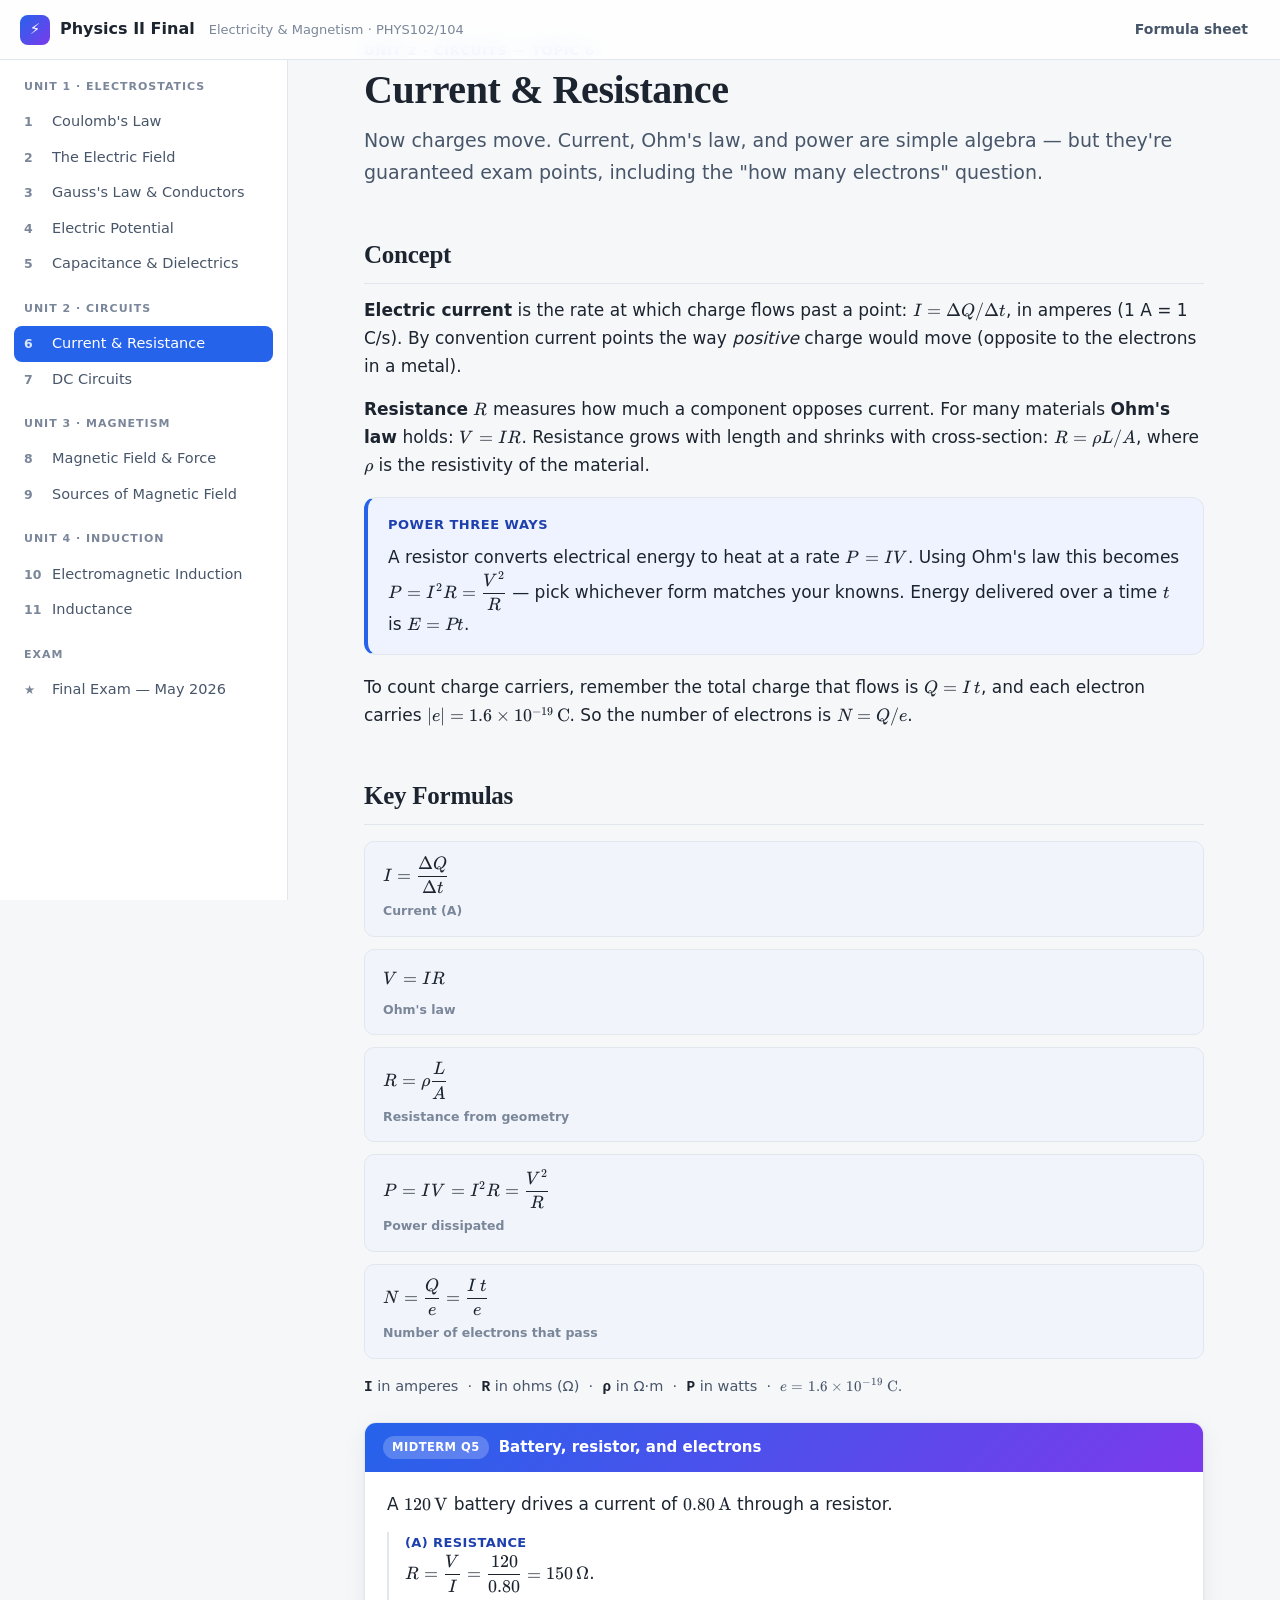
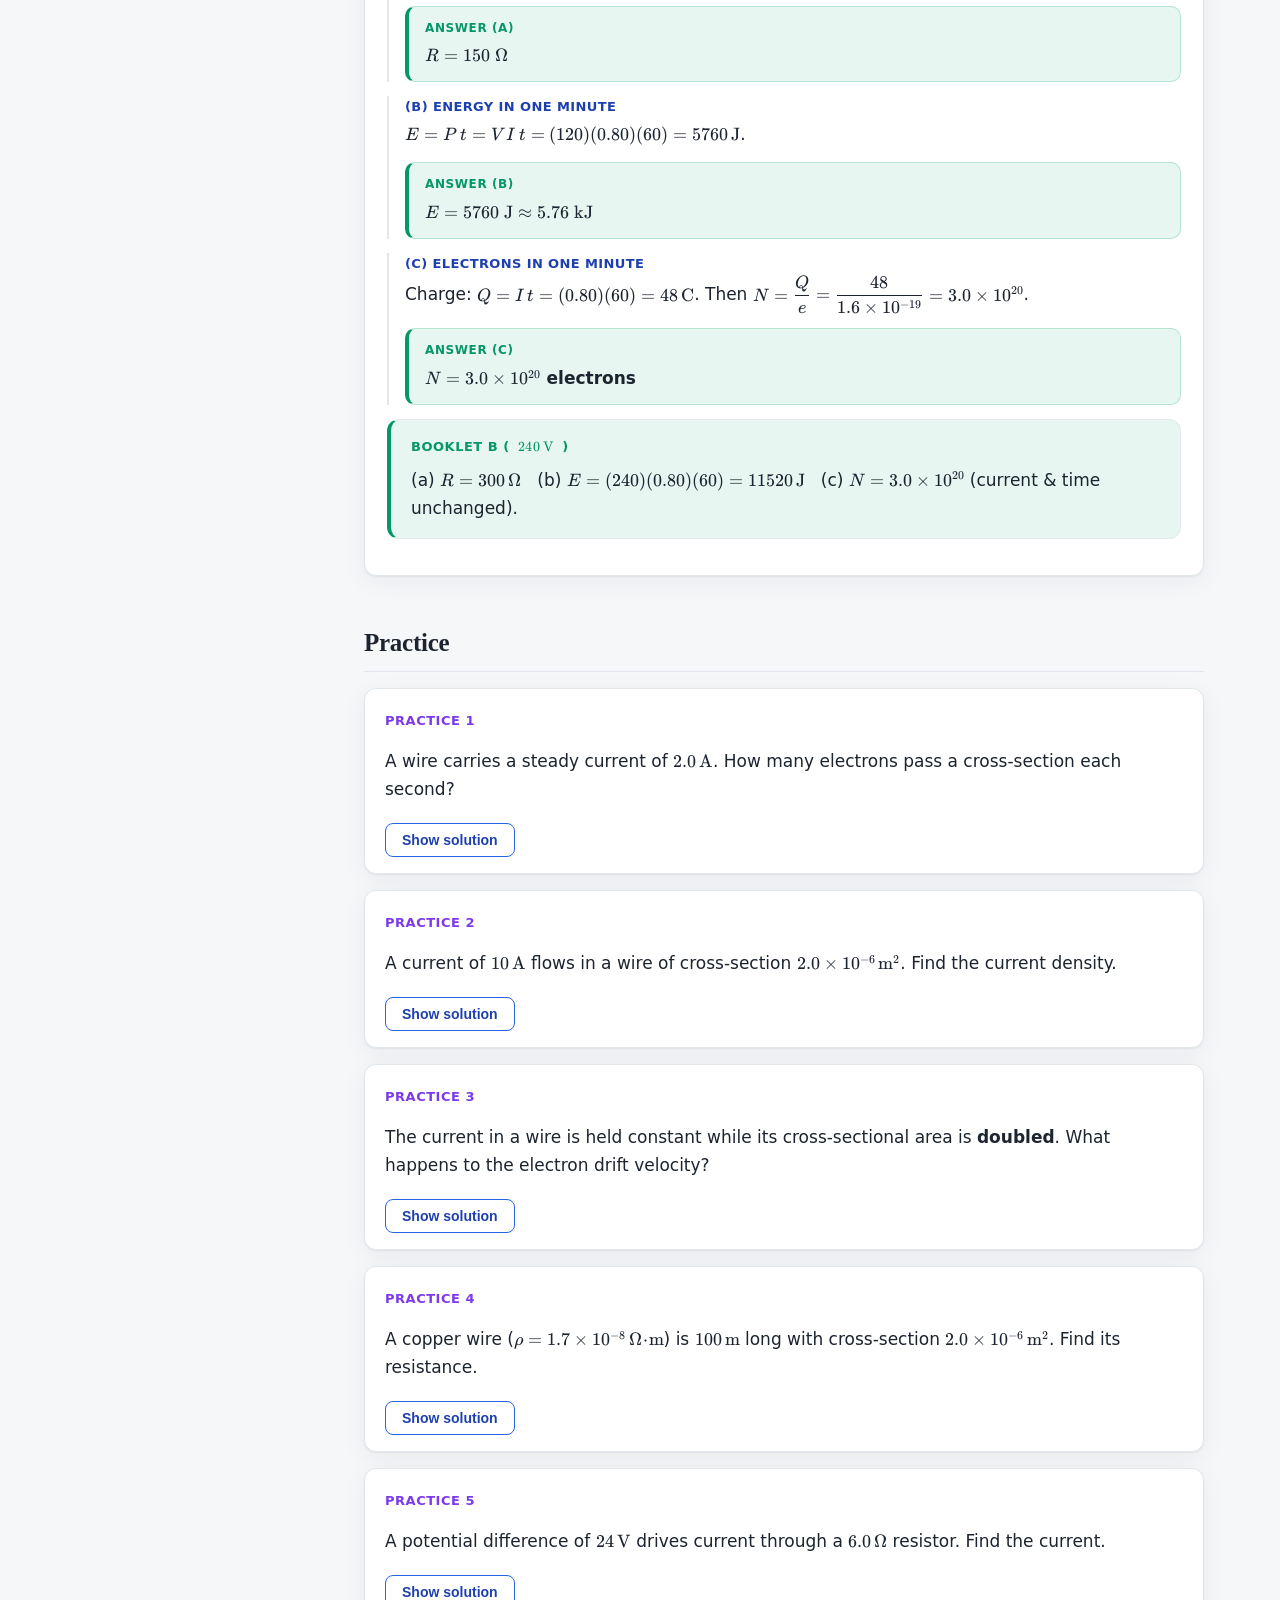
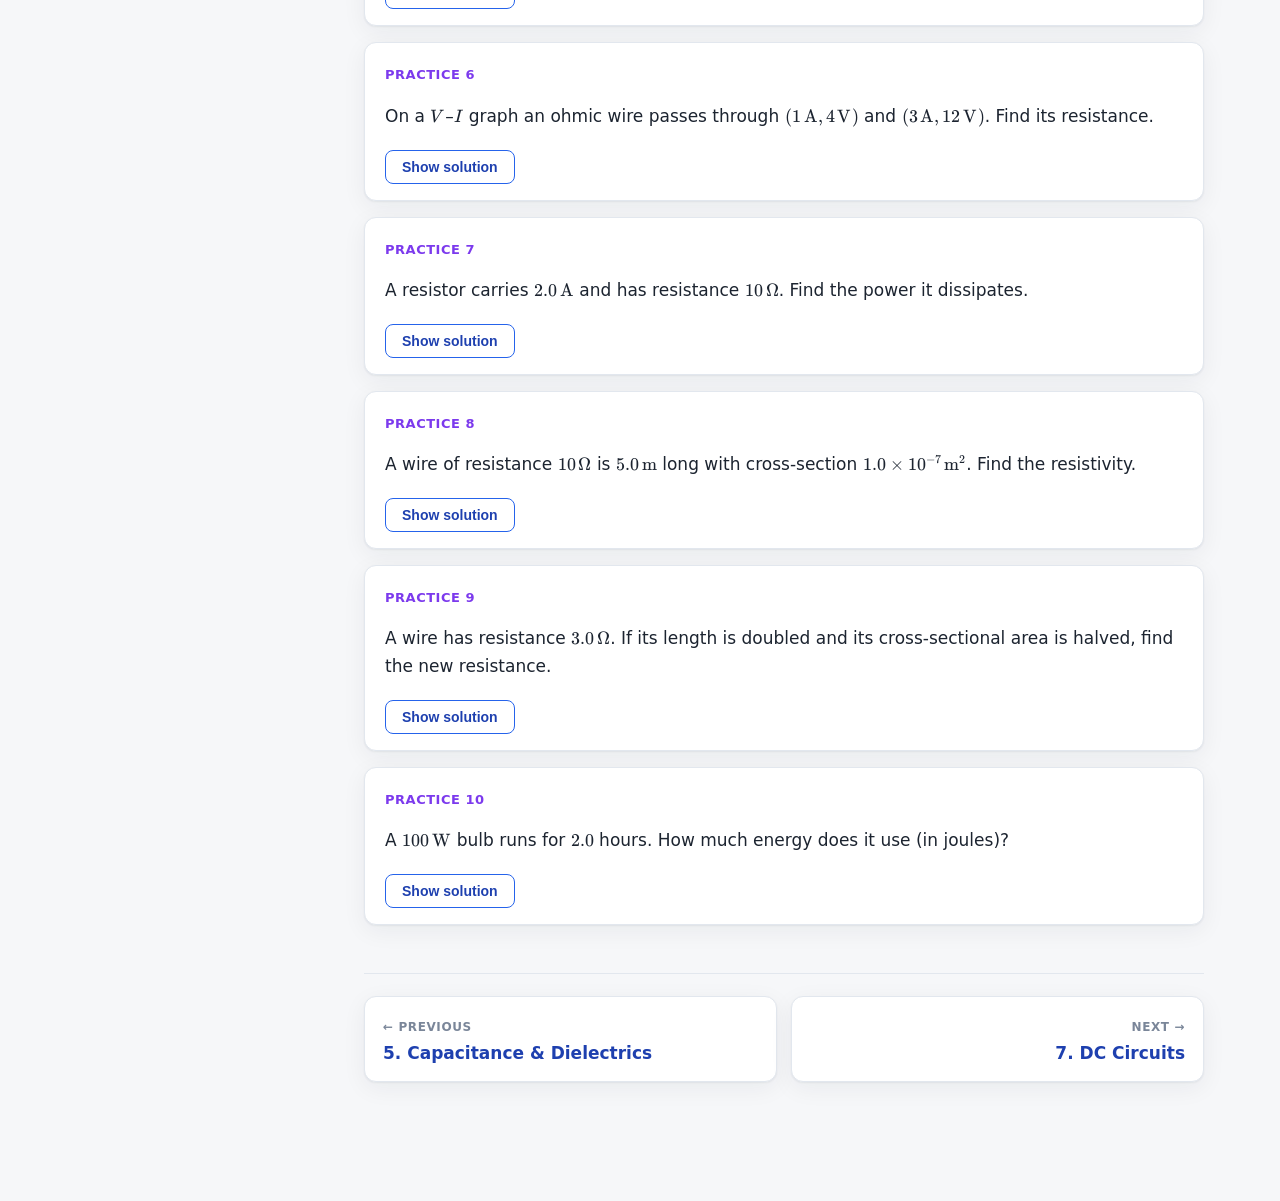
<file: topics/06-current-resistance.html>
<!DOCTYPE html>
<html lang="en">
<head>
<meta charset="UTF-8">
<meta name="viewport" content="width=device-width, initial-scale=1">
<title>Current & Resistance — Physics II Final</title>
<link rel="stylesheet" href="../assets/katex/katex.min.css">
<link rel="stylesheet" href="../assets/style.css">
</head>
<body data-root="../" data-topic="current-resistance">

<main class="content">
<div class="page">

  <p class="eyebrow">Unit 2 · Circuits — Topic 6</p>
  <h1>Current &amp; Resistance</h1>
  <p class="lead">Now charges move. Current, Ohm's law, and power are simple algebra — but they're guaranteed exam points, including the "how many electrons" question.</p>

  <h2>Concept</h2>
  <p><strong>Electric current</strong> is the rate at which charge flows past a point: $I=\Delta Q/\Delta t$, in amperes (1 A = 1 C/s). By convention current points the way <em>positive</em> charge would move (opposite to the electrons in a metal).</p>

  <p><strong>Resistance</strong> $R$ measures how much a component opposes current. For many materials <strong>Ohm's law</strong> holds: $V=IR$. Resistance grows with length and shrinks with cross-section: $R=\rho L/A$, where $\rho$ is the resistivity of the material.</p>

  <div class="callout concept">
    <p class="c-head">Power three ways</p>
    <p>A resistor converts electrical energy to heat at a rate $P=IV$. Using Ohm's law this becomes $P=I^2R=\dfrac{V^2}{R}$ — pick whichever form matches your knowns. Energy delivered over a time $t$ is $E=Pt$.</p>
  </div>

  <p>To count charge carriers, remember the total charge that flows is $Q=I\,t$, and each electron carries $|e|=1.6\times10^{-19}\,\mathrm C$. So the number of electrons is $N=Q/e$.</p>

  <h2>Key Formulas</h2>
  <div class="formula-grid">
    <div class="formula">$I=\dfrac{\Delta Q}{\Delta t}$<span class="label">Current (A)</span></div>
    <div class="formula">$V=IR$<span class="label">Ohm's law</span></div>
    <div class="formula">$R=\rho\dfrac{L}{A}$<span class="label">Resistance from geometry</span></div>
    <div class="formula">$P=IV=I^2R=\dfrac{V^2}{R}$<span class="label">Power dissipated</span></div>
    <div class="formula">$N=\dfrac{Q}{e}=\dfrac{I\,t}{e}$<span class="label">Number of electrons that pass</span></div>
  </div>
  <p class="symbol-list"><b>I</b> in amperes &nbsp;·&nbsp; <b>R</b> in ohms (Ω) &nbsp;·&nbsp; <b>ρ</b> in Ω·m &nbsp;·&nbsp; <b>P</b> in watts &nbsp;·&nbsp; $e=1.6\times10^{-19}\,\mathrm C$.</p>

  <!-- Worked example: Midterm Q5 -->
  <div class="example">
    <div class="ex-head"><span class="tag">Midterm Q5</span> Battery, resistor, and electrons</div>
    <div class="ex-body">
      <p>A $120\,\mathrm V$ battery drives a current of $0.80\,\mathrm A$ through a resistor.</p>

      <div class="step"><span class="step-label">(a) Resistance</span>
        <p>$R=\dfrac{V}{I}=\dfrac{120}{0.80}=150\,\Omega$.</p>
        <span class="answer"><span class="a-label">Answer (a)</span>$R=150\ \Omega$</span>
      </div>

      <div class="step"><span class="step-label">(b) Energy in one minute</span>
        <p>$E=P\,t=V I\,t=(120)(0.80)(60)=5760\,\mathrm J$.</p>
        <span class="answer"><span class="a-label">Answer (b)</span>$E=5760\ \mathrm J\approx5.76\ \mathrm{kJ}$</span>
      </div>

      <div class="step"><span class="step-label">(c) Electrons in one minute</span>
        <p>Charge: $Q=I\,t=(0.80)(60)=48\,\mathrm C$. Then $N=\dfrac{Q}{e}=\dfrac{48}{1.6\times10^{-19}}=3.0\times10^{20}$.</p>
        <span class="answer"><span class="a-label">Answer (c)</span>$N=3.0\times10^{20}$ electrons</span>
      </div>

      <div class="callout tip" style="margin-top:8px">
        <p class="c-head">Booklet B ($240\,\mathrm V$)</p>
        <p>(a) $R=300\,\Omega$ &nbsp; (b) $E=(240)(0.80)(60)=11520\,\mathrm J$ &nbsp; (c) $N=3.0\times10^{20}$ (current &amp; time unchanged).</p>
      </div>
    </div>
  </div>

  <h2>Practice</h2>

  <div class="practice"><div class="q">
    <p><span class="qno">Practice 1</span></p>
    <p>A wire carries a steady current of $2.0\,\mathrm A$. How many electrons pass a cross-section each second?</p>
    <button class="solution-toggle">Show solution</button>
    <div class="solution">
      <p>$n=\dfrac{I}{e}=\dfrac{2.0}{1.6\times10^{-19}}$.</p>
      <span class="answer"><span class="a-label">Answer</span>$n\approx1.25\times10^{19}$ electrons per second.</span>
      <p class="why"><b>Why:</b> $I=$ charge/second, so divide by $e$.</p>
    </div>
  </div></div>

  <div class="practice"><div class="q">
    <p><span class="qno">Practice 2</span></p>
    <p>A current of $10\,\mathrm A$ flows in a wire of cross-section $2.0\times10^{-6}\,\mathrm m^2$. Find the current density.</p>
    <button class="solution-toggle">Show solution</button>
    <div class="solution">
      <p>$J=\dfrac{I}{A}=\dfrac{10}{2.0\times10^{-6}}$.</p>
      <span class="answer"><span class="a-label">Answer</span>$J=5.0\times10^6\,\mathrm{A/m^2}$.</span>
      <p class="why"><b>Why:</b> $J=I/A$.</p>
    </div>
  </div></div>

  <div class="practice"><div class="q">
    <p><span class="qno">Practice 3</span></p>
    <p>The current in a wire is held constant while its cross-sectional area is <strong>doubled</strong>. What happens to the electron drift velocity?</p>
    <button class="solution-toggle">Show solution</button>
    <div class="solution">
      <p>$I=nqAv_\text{d}$ with $I,n,q$ fixed ⇒ $Av_\text{d}=$ const.</p>
      <p>Doubling $A$ halves $v_\text{d}$.</p>
      <span class="answer"><span class="a-label">Answer</span>The drift velocity halves.</span>
      <p class="why"><b>Why:</b> area and drift speed are inversely related at fixed current.</p>
    </div>
  </div></div>

  <div class="practice"><div class="q">
    <p><span class="qno">Practice 4</span></p>
    <p>A copper wire ($\rho=1.7\times10^{-8}\,\Omega\!\cdot\!\mathrm m$) is $100\,\mathrm m$ long with cross-section $2.0\times10^{-6}\,\mathrm m^2$. Find its resistance.</p>
    <button class="solution-toggle">Show solution</button>
    <div class="solution">
      <p>$R=\rho\dfrac{L}{A}=\dfrac{(1.7\times10^{-8})(100)}{2.0\times10^{-6}}$.</p>
      <span class="answer"><span class="a-label">Answer</span>$R\approx0.85\,\Omega$.</span>
      <p class="why"><b>Why:</b> $R=\rho L/A$.</p>
    </div>
  </div></div>

  <div class="practice"><div class="q">
    <p><span class="qno">Practice 5</span></p>
    <p>A potential difference of $24\,\mathrm V$ drives current through a $6.0\,\Omega$ resistor. Find the current.</p>
    <button class="solution-toggle">Show solution</button>
    <div class="solution">
      <p>$I=\dfrac{V}{R}=\dfrac{24}{6.0}$.</p>
      <span class="answer"><span class="a-label">Answer</span>$I=4.0\,\mathrm A$.</span>
      <p class="why"><b>Why:</b> Ohm's law $V=IR$.</p>
    </div>
  </div></div>

  <div class="practice"><div class="q">
    <p><span class="qno">Practice 6</span></p>
    <p>On a $V$–$I$ graph an ohmic wire passes through $(1\,\mathrm A,4\,\mathrm V)$ and $(3\,\mathrm A,12\,\mathrm V)$. Find its resistance.</p>
    <button class="solution-toggle">Show solution</button>
    <div class="solution">
      <p>$R=\dfrac{\Delta V}{\Delta I}=\dfrac{12-4}{3-1}=\dfrac{8}{2}$.</p>
      <span class="answer"><span class="a-label">Answer</span>$R=4.0\,\Omega$.</span>
      <p class="why"><b>Why:</b> resistance is the slope of the $V$–$I$ line.</p>
    </div>
  </div></div>

  <div class="practice"><div class="q">
    <p><span class="qno">Practice 7</span></p>
    <p>A resistor carries $2.0\,\mathrm A$ and has resistance $10\,\Omega$. Find the power it dissipates.</p>
    <button class="solution-toggle">Show solution</button>
    <div class="solution">
      <p>$P=I^2R=(2.0)^2(10)$.</p>
      <span class="answer"><span class="a-label">Answer</span>$P=40\,\mathrm W$.</span>
      <p class="why"><b>Why:</b> $P=I^2R$ (also $=VI=V^2/R$).</p>
    </div>
  </div></div>

  <div class="practice"><div class="q">
    <p><span class="qno">Practice 8</span></p>
    <p>A wire of resistance $10\,\Omega$ is $5.0\,\mathrm m$ long with cross-section $1.0\times10^{-7}\,\mathrm m^2$. Find the resistivity.</p>
    <button class="solution-toggle">Show solution</button>
    <div class="solution">
      <p>$\rho=\dfrac{RA}{L}=\dfrac{(10)(1.0\times10^{-7})}{5.0}$.</p>
      <span class="answer"><span class="a-label">Answer</span>$\rho=2.0\times10^{-7}\,\Omega\!\cdot\!\mathrm m$.</span>
      <p class="why"><b>Why:</b> invert $R=\rho L/A$.</p>
    </div>
  </div></div>

  <div class="practice"><div class="q">
    <p><span class="qno">Practice 9</span></p>
    <p>A wire has resistance $3.0\,\Omega$. If its length is doubled and its cross-sectional area is halved, find the new resistance.</p>
    <button class="solution-toggle">Show solution</button>
    <div class="solution">
      <p>$R\propto\dfrac{L}{A}$, so the factor is $\dfrac{2}{1/2}=4$.</p>
      <p>$R_\text{new}=4(3.0)$.</p>
      <span class="answer"><span class="a-label">Answer</span>$R_\text{new}=12\,\Omega$.</span>
      <p class="why"><b>Why:</b> stretching a wire (longer + thinner) raises $R$ fast.</p>
    </div>
  </div></div>

  <div class="practice"><div class="q">
    <p><span class="qno">Practice 10</span></p>
    <p>A $100\,\mathrm W$ bulb runs for $2.0$ hours. How much energy does it use (in joules)?</p>
    <button class="solution-toggle">Show solution</button>
    <div class="solution">
      <p>$E=Pt=(100)(2.0\times3600)$.</p>
      <span class="answer"><span class="a-label">Answer</span>$E=7.2\times10^5\,\mathrm J$ (= $0.20\,\mathrm{kWh}$).</span>
      <p class="why"><b>Why:</b> energy $=$ power $\times$ time.</p>
    </div>
  </div></div>

</div>
</main>

<script src="../assets/katex/katex.min.js"></script>
<script src="../assets/katex/auto-render.min.js"></script>
<script src="../assets/app.js"></script>
</body>
</html>
</file>
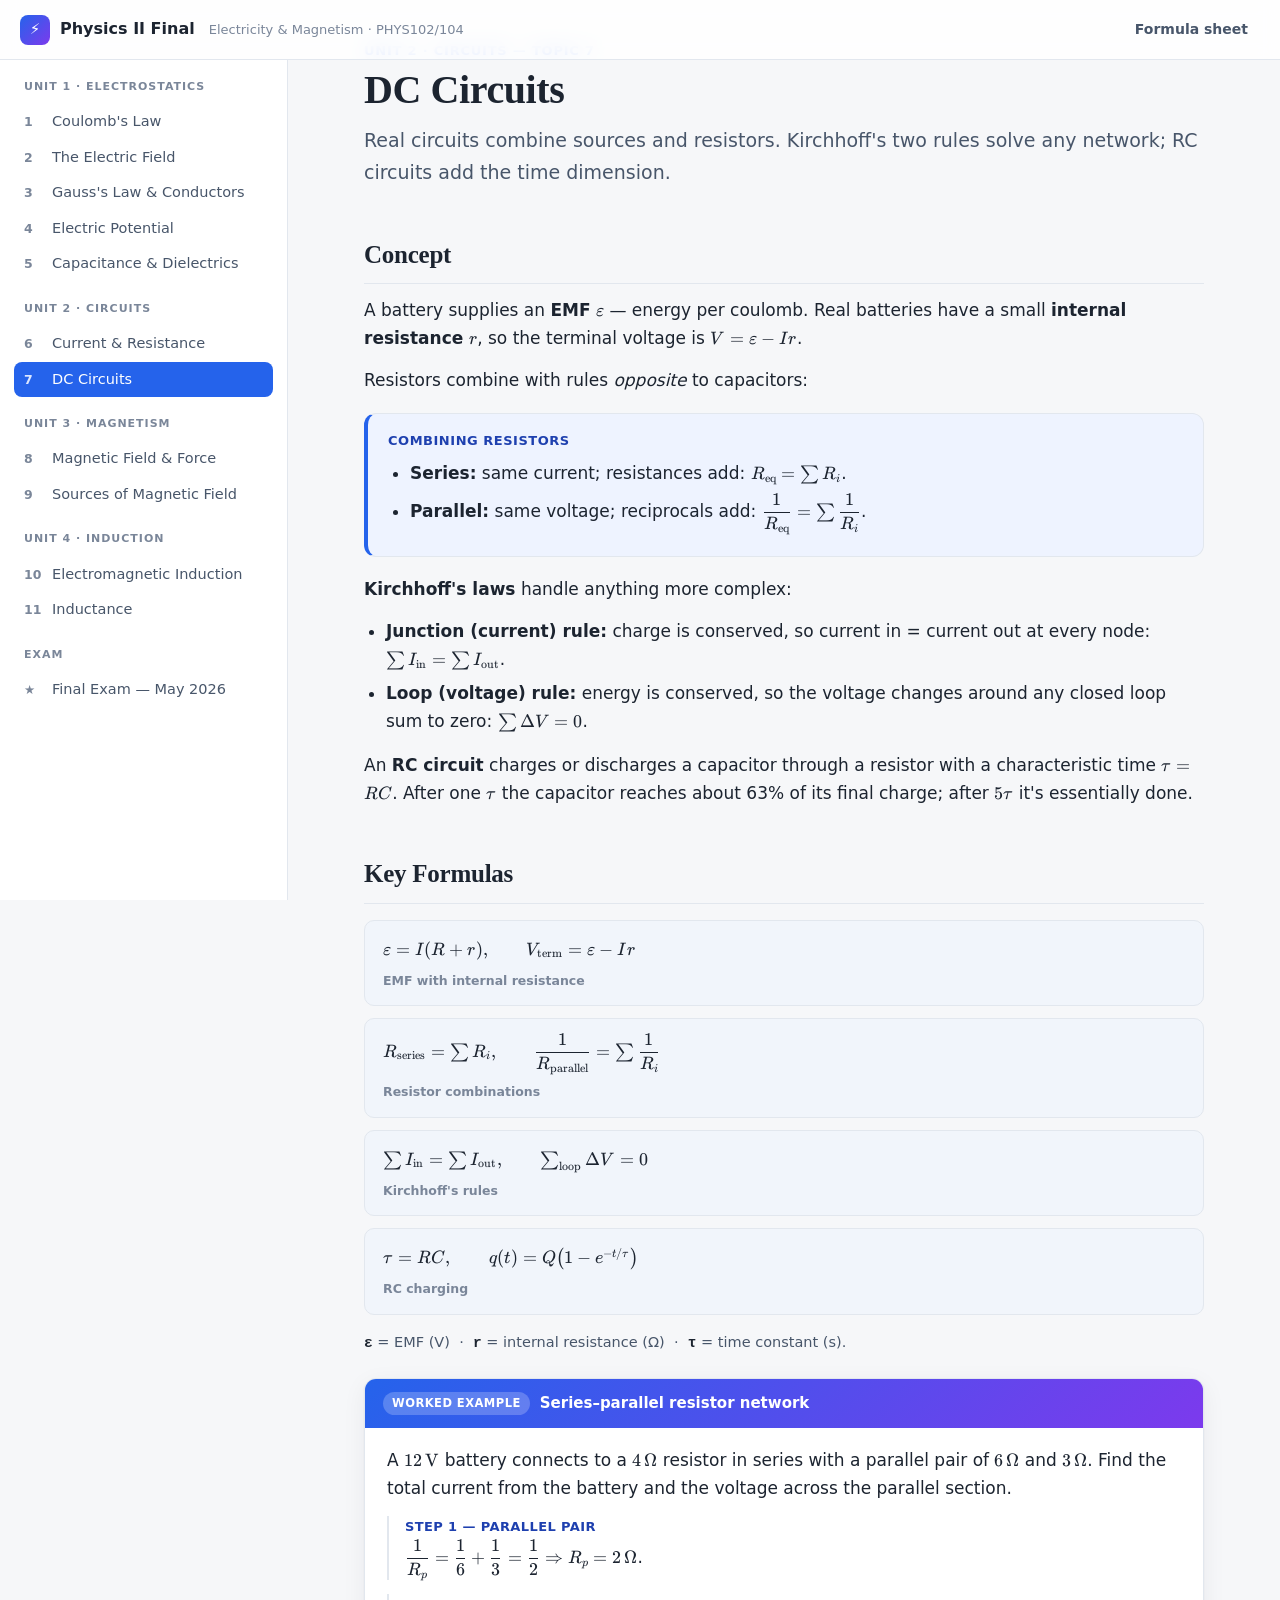
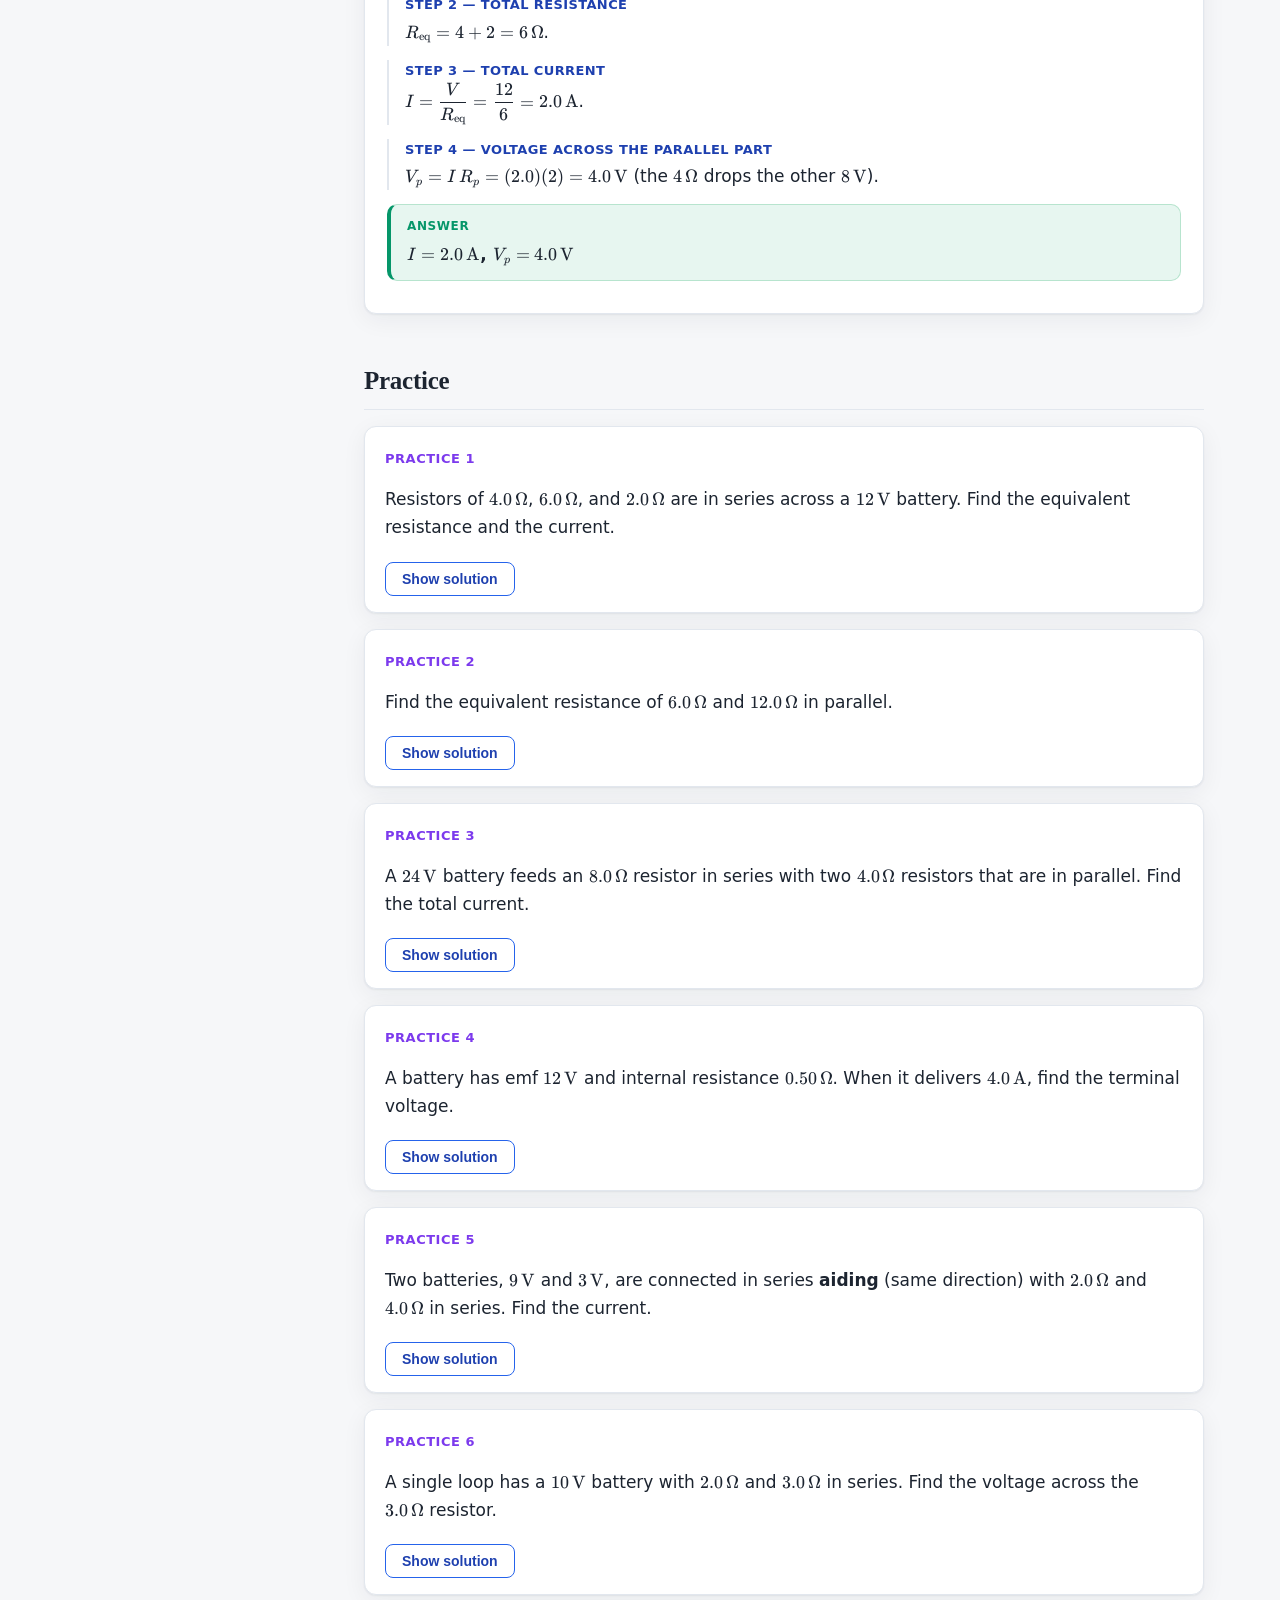
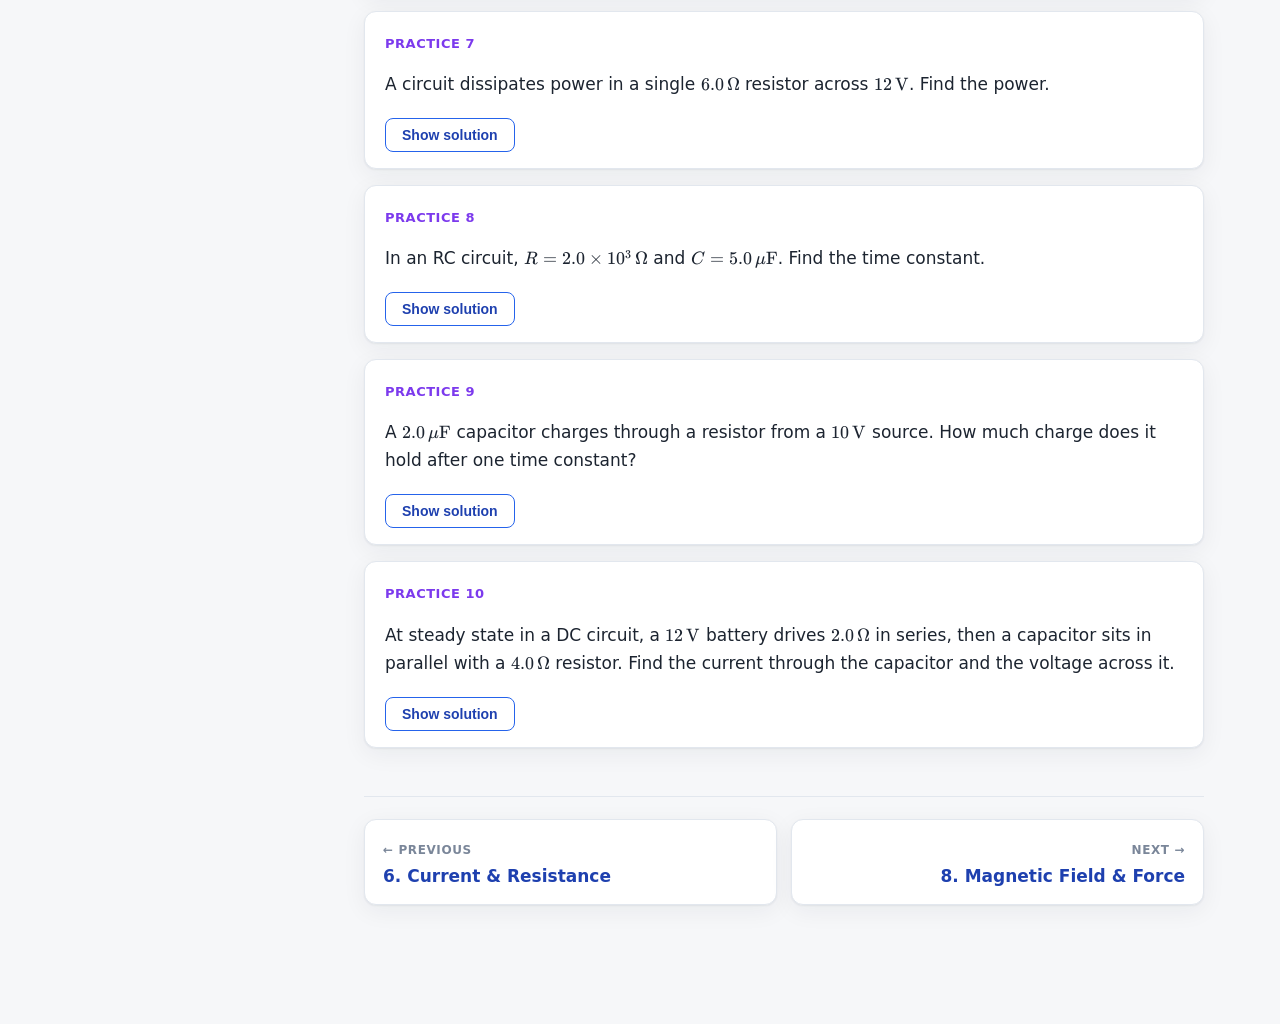
<file: topics/07-dc-circuits.html>
<!DOCTYPE html>
<html lang="en">
<head>
<meta charset="UTF-8">
<meta name="viewport" content="width=device-width, initial-scale=1">
<title>DC Circuits — Physics II Final</title>
<link rel="stylesheet" href="../assets/katex/katex.min.css">
<link rel="stylesheet" href="../assets/style.css">
</head>
<body data-root="../" data-topic="dc-circuits">

<main class="content">
<div class="page">

  <p class="eyebrow">Unit 2 · Circuits — Topic 7</p>
  <h1>DC Circuits</h1>
  <p class="lead">Real circuits combine sources and resistors. Kirchhoff's two rules solve any network; RC circuits add the time dimension.</p>

  <h2>Concept</h2>
  <p>A battery supplies an <strong>EMF</strong> $\varepsilon$ — energy per coulomb. Real batteries have a small <strong>internal resistance</strong> $r$, so the terminal voltage is $V=\varepsilon-Ir$.</p>

  <p>Resistors combine with rules <em>opposite</em> to capacitors:</p>
  <div class="callout concept">
    <p class="c-head">Combining resistors</p>
    <ul style="margin-bottom:0">
      <li><strong>Series:</strong> same current; resistances add: $R_\text{eq}=\sum R_i$.</li>
      <li><strong>Parallel:</strong> same voltage; reciprocals add: $\dfrac1{R_\text{eq}}=\sum\dfrac1{R_i}$.</li>
    </ul>
  </div>

  <p><strong>Kirchhoff's laws</strong> handle anything more complex:</p>
  <ul>
    <li><strong>Junction (current) rule:</strong> charge is conserved, so current in = current out at every node: $\sum I_\text{in}=\sum I_\text{out}$.</li>
    <li><strong>Loop (voltage) rule:</strong> energy is conserved, so the voltage changes around any closed loop sum to zero: $\sum \Delta V=0$.</li>
  </ul>

  <p>An <strong>RC circuit</strong> charges or discharges a capacitor through a resistor with a characteristic time $\tau=RC$. After one $\tau$ the capacitor reaches about 63% of its final charge; after $5\tau$ it's essentially done.</p>

  <h2>Key Formulas</h2>
  <div class="formula-grid">
    <div class="formula">$\varepsilon=I(R+r),\qquad V_\text{term}=\varepsilon-Ir$<span class="label">EMF with internal resistance</span></div>
    <div class="formula">$R_\text{series}=\textstyle\sum R_i,\qquad \dfrac1{R_\text{parallel}}=\textstyle\sum\dfrac1{R_i}$<span class="label">Resistor combinations</span></div>
    <div class="formula">$\sum I_\text{in}=\sum I_\text{out},\qquad \sum_\text{loop}\Delta V=0$<span class="label">Kirchhoff's rules</span></div>
    <div class="formula">$\tau=RC,\qquad q(t)=Q\!\left(1-e^{-t/\tau}\right)$<span class="label">RC charging</span></div>
  </div>
  <p class="symbol-list"><b>ε</b> = EMF (V) &nbsp;·&nbsp; <b>r</b> = internal resistance (Ω) &nbsp;·&nbsp; <b>τ</b> = time constant (s).</p>

  <div class="example">
    <div class="ex-head"><span class="tag">Worked example</span> Series–parallel resistor network</div>
    <div class="ex-body">
      <p>A $12\,\mathrm V$ battery connects to a $4\,\Omega$ resistor in series with a parallel pair of $6\,\Omega$ and $3\,\Omega$. Find the total current from the battery and the voltage across the parallel section.</p>
      <div class="step"><span class="step-label">Step 1 — parallel pair</span>
        <p>$\dfrac1{R_p}=\dfrac16+\dfrac13=\dfrac12\Rightarrow R_p=2\,\Omega$.</p></div>
      <div class="step"><span class="step-label">Step 2 — total resistance</span>
        <p>$R_\text{eq}=4+2=6\,\Omega$.</p></div>
      <div class="step"><span class="step-label">Step 3 — total current</span>
        <p>$I=\dfrac{V}{R_\text{eq}}=\dfrac{12}{6}=2.0\,\mathrm A$.</p></div>
      <div class="step"><span class="step-label">Step 4 — voltage across the parallel part</span>
        <p>$V_p=I\,R_p=(2.0)(2)=4.0\,\mathrm V$ (the $4\,\Omega$ drops the other $8\,\mathrm V$).</p></div>
      <span class="answer"><span class="a-label">Answer</span>$I=2.0\,\mathrm A$, $V_p=4.0\,\mathrm V$</span>
    </div>
  </div>

  <h2>Practice</h2>

  <div class="practice"><div class="q">
    <p><span class="qno">Practice 1</span></p>
    <p>Resistors of $4.0\,\Omega$, $6.0\,\Omega$, and $2.0\,\Omega$ are in series across a $12\,\mathrm V$ battery. Find the equivalent resistance and the current.</p>
    <button class="solution-toggle">Show solution</button>
    <div class="solution">
      <p>$R_\text{eq}=4+6+2=12\,\Omega$.</p>
      <p>$I=\dfrac{V}{R_\text{eq}}=\dfrac{12}{12}$.</p>
      <span class="answer"><span class="a-label">Answer</span>$R_\text{eq}=12\,\Omega$, $I=1.0\,\mathrm A$.</span>
      <p class="why"><b>Why:</b> series ⇒ add resistances, same current everywhere.</p>
    </div>
  </div></div>

  <div class="practice"><div class="q">
    <p><span class="qno">Practice 2</span></p>
    <p>Find the equivalent resistance of $6.0\,\Omega$ and $12.0\,\Omega$ in parallel.</p>
    <button class="solution-toggle">Show solution</button>
    <div class="solution">
      <p>$R_\text{eq}=\dfrac{R_1R_2}{R_1+R_2}=\dfrac{6\times12}{18}$.</p>
      <span class="answer"><span class="a-label">Answer</span>$R_\text{eq}=4.0\,\Omega$.</span>
      <p class="why"><b>Why:</b> parallel ⇒ product/sum (two resistors); result below the smaller.</p>
    </div>
  </div></div>

  <div class="practice"><div class="q">
    <p><span class="qno">Practice 3</span></p>
    <p>A $24\,\mathrm V$ battery feeds an $8.0\,\Omega$ resistor in series with two $4.0\,\Omega$ resistors that are in parallel. Find the total current.</p>
    <button class="solution-toggle">Show solution</button>
    <div class="solution">
      <p>Parallel pair: $\dfrac{4\times4}{8}=2.0\,\Omega$.</p>
      <p>$R_\text{eq}=8.0+2.0=10\,\Omega$, so $I=\dfrac{24}{10}$.</p>
      <span class="answer"><span class="a-label">Answer</span>$I=2.4\,\mathrm A$.</span>
      <p class="why"><b>Why:</b> reduce the parallel block first, then it is one series loop.</p>
    </div>
  </div></div>

  <div class="practice"><div class="q">
    <p><span class="qno">Practice 4</span></p>
    <p>A battery has emf $12\,\mathrm V$ and internal resistance $0.50\,\Omega$. When it delivers $4.0\,\mathrm A$, find the terminal voltage.</p>
    <button class="solution-toggle">Show solution</button>
    <div class="solution">
      <p>$V=\varepsilon-Ir=12-(4.0)(0.50)$.</p>
      <span class="answer"><span class="a-label">Answer</span>$V_\text{term}=10\,\mathrm V$.</span>
      <p class="why"><b>Why:</b> internal resistance drops $Ir$ from the emf.</p>
    </div>
  </div></div>

  <div class="practice"><div class="q">
    <p><span class="qno">Practice 5</span></p>
    <p>Two batteries, $9\,\mathrm V$ and $3\,\mathrm V$, are connected in series <strong>aiding</strong> (same direction) with $2.0\,\Omega$ and $4.0\,\Omega$ in series. Find the current.</p>
    <button class="solution-toggle">Show solution</button>
    <div class="solution">
      <p>Aiding emfs add: $\varepsilon=9+3=12\,\mathrm V$. $R=2+4=6\,\Omega$.</p>
      <p>$I=\dfrac{12}{6}$.</p>
      <span class="answer"><span class="a-label">Answer</span>$I=2.0\,\mathrm A$.</span>
      <p class="why"><b>Why:</b> aiding emfs add (opposing would subtract).</p>
    </div>
  </div></div>

  <div class="practice"><div class="q">
    <p><span class="qno">Practice 6</span></p>
    <p>A single loop has a $10\,\mathrm V$ battery with $2.0\,\Omega$ and $3.0\,\Omega$ in series. Find the voltage across the $3.0\,\Omega$ resistor.</p>
    <button class="solution-toggle">Show solution</button>
    <div class="solution">
      <p>$I=\dfrac{10}{2+3}=2.0\,\mathrm A$.</p>
      <p>$V_{3\Omega}=IR=(2.0)(3.0)$.</p>
      <span class="answer"><span class="a-label">Answer</span>$V_{3\Omega}=6.0\,\mathrm V$.</span>
      <p class="why"><b>Why:</b> find loop current, then $V=IR$ on that resistor.</p>
    </div>
  </div></div>

  <div class="practice"><div class="q">
    <p><span class="qno">Practice 7</span></p>
    <p>A circuit dissipates power in a single $6.0\,\Omega$ resistor across $12\,\mathrm V$. Find the power.</p>
    <button class="solution-toggle">Show solution</button>
    <div class="solution">
      <p>$P=\dfrac{V^2}{R}=\dfrac{(12)^2}{6.0}$.</p>
      <span class="answer"><span class="a-label">Answer</span>$P=24\,\mathrm W$.</span>
      <p class="why"><b>Why:</b> $P=V^2/R$ when you know the voltage across $R$.</p>
    </div>
  </div></div>

  <div class="practice"><div class="q">
    <p><span class="qno">Practice 8</span></p>
    <p>In an RC circuit, $R=2.0\times10^3\,\Omega$ and $C=5.0\,\mu\mathrm F$. Find the time constant.</p>
    <button class="solution-toggle">Show solution</button>
    <div class="solution">
      <p>$\tau=RC=(2.0\times10^3)(5.0\times10^{-6})$.</p>
      <span class="answer"><span class="a-label">Answer</span>$\tau=0.010\,\mathrm s$ (10 ms).</span>
      <p class="why"><b>Why:</b> $\tau=RC$.</p>
    </div>
  </div></div>

  <div class="practice"><div class="q">
    <p><span class="qno">Practice 9</span></p>
    <p>A $2.0\,\mu\mathrm F$ capacitor charges through a resistor from a $10\,\mathrm V$ source. How much charge does it hold after one time constant?</p>
    <button class="solution-toggle">Show solution</button>
    <div class="solution">
      <p>Full charge: $Q_\text{max}=CV=(2.0\times10^{-6})(10)=20\,\mu\mathrm C$.</p>
      <p>After one $\tau$: $q=0.63\,Q_\text{max}=0.63(20)$.</p>
      <span class="answer"><span class="a-label">Answer</span>$q\approx12.6\,\mu\mathrm C$.</span>
      <p class="why"><b>Why:</b> one $\tau$ ⇒ 63% of the final charge.</p>
    </div>
  </div></div>

  <div class="practice"><div class="q">
    <p><span class="qno">Practice 10</span></p>
    <p>At steady state in a DC circuit, a $12\,\mathrm V$ battery drives $2.0\,\Omega$ in series, then a capacitor sits in parallel with a $4.0\,\Omega$ resistor. Find the current through the capacitor and the voltage across it.</p>
    <button class="solution-toggle">Show solution</button>
    <div class="solution">
      <p>At steady state the capacitor is fully charged, so no current flows into it.</p>
      <p>All current goes through the $2$–$4\,\Omega$ path: $I=\dfrac{12}{6}=2.0\,\mathrm A$, and $V_C=V_{4\Omega}=IR=2.0(4.0)=8.0\,\mathrm V$.</p>
      <span class="answer"><span class="a-label">Answer</span>$I_\text{cap}=0$; $V_C=8.0\,\mathrm V$.</span>
      <p class="why"><b>Why:</b> steady-state capacitor = open branch; its voltage matches what it parallels.</p>
    </div>
  </div></div>

</div>
</main>

<script src="../assets/katex/katex.min.js"></script>
<script src="../assets/katex/auto-render.min.js"></script>
<script src="../assets/app.js"></script>
</body>
</html>
</file>
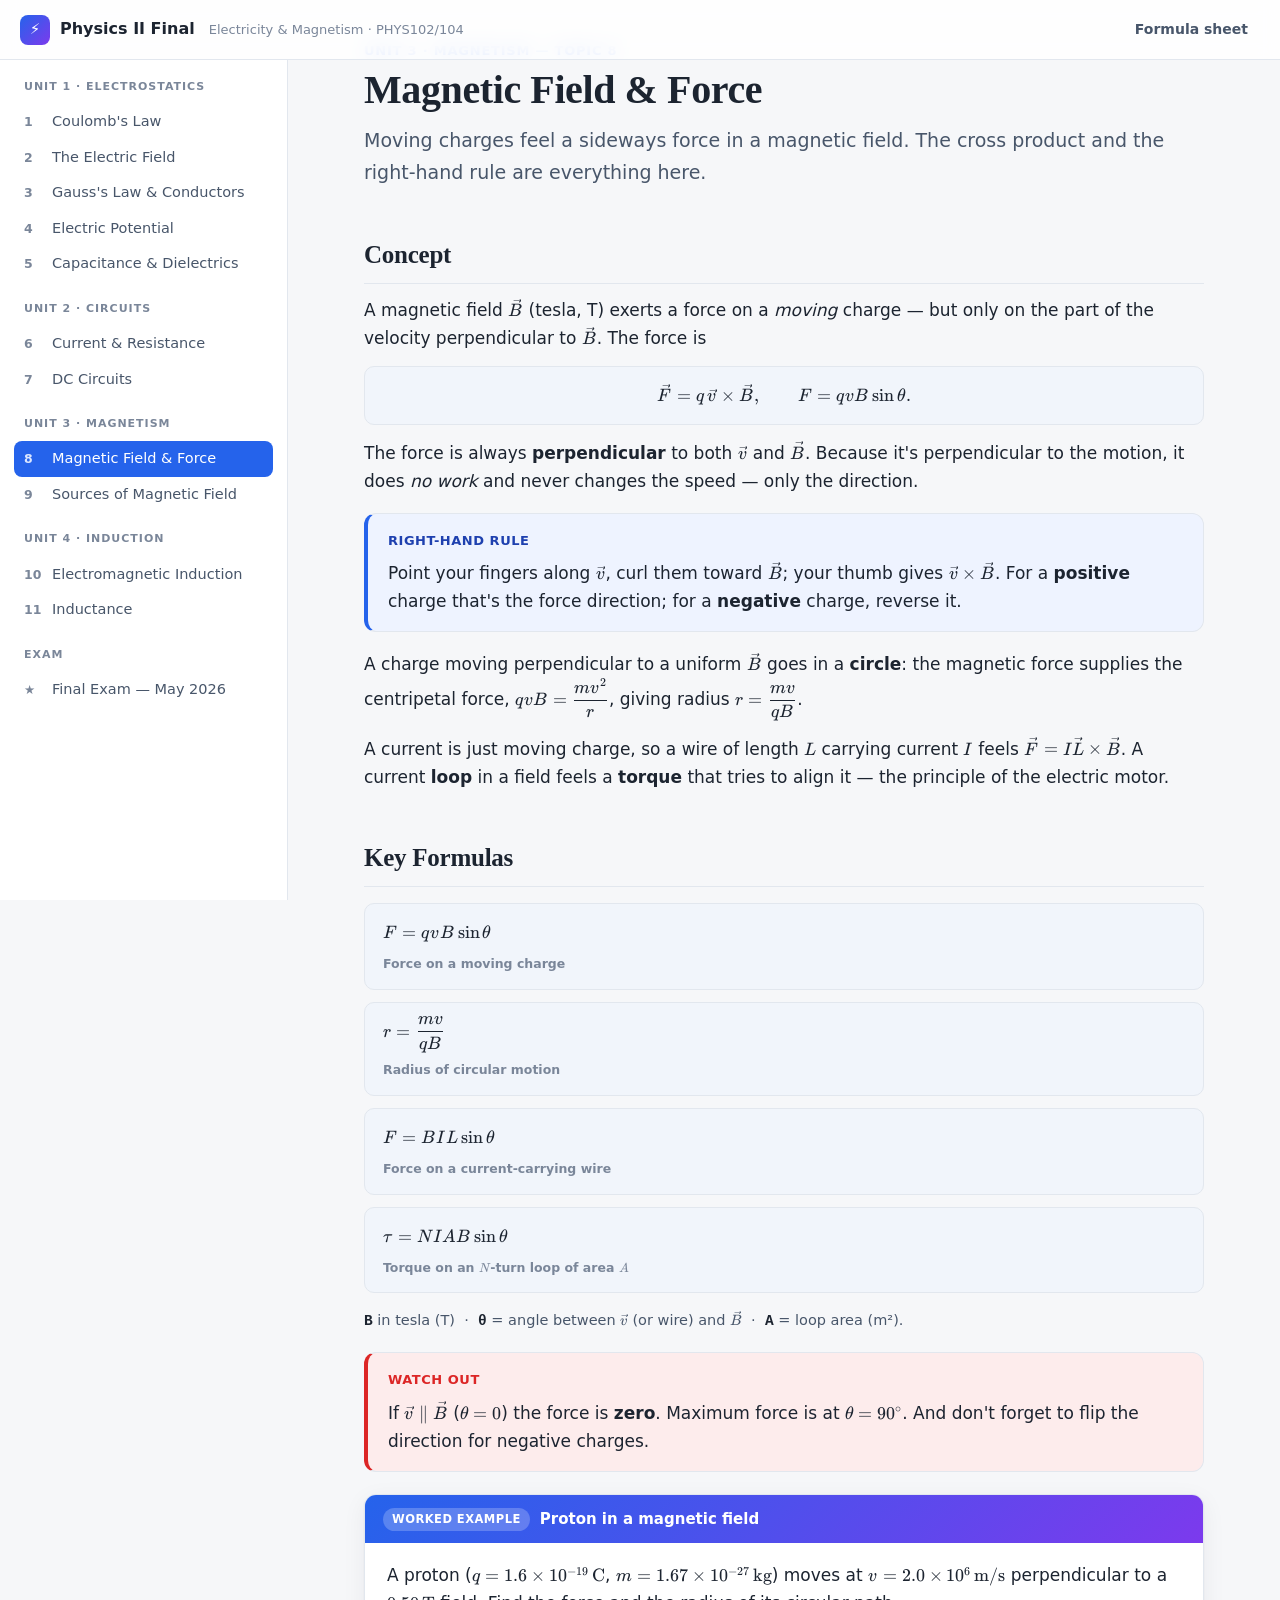
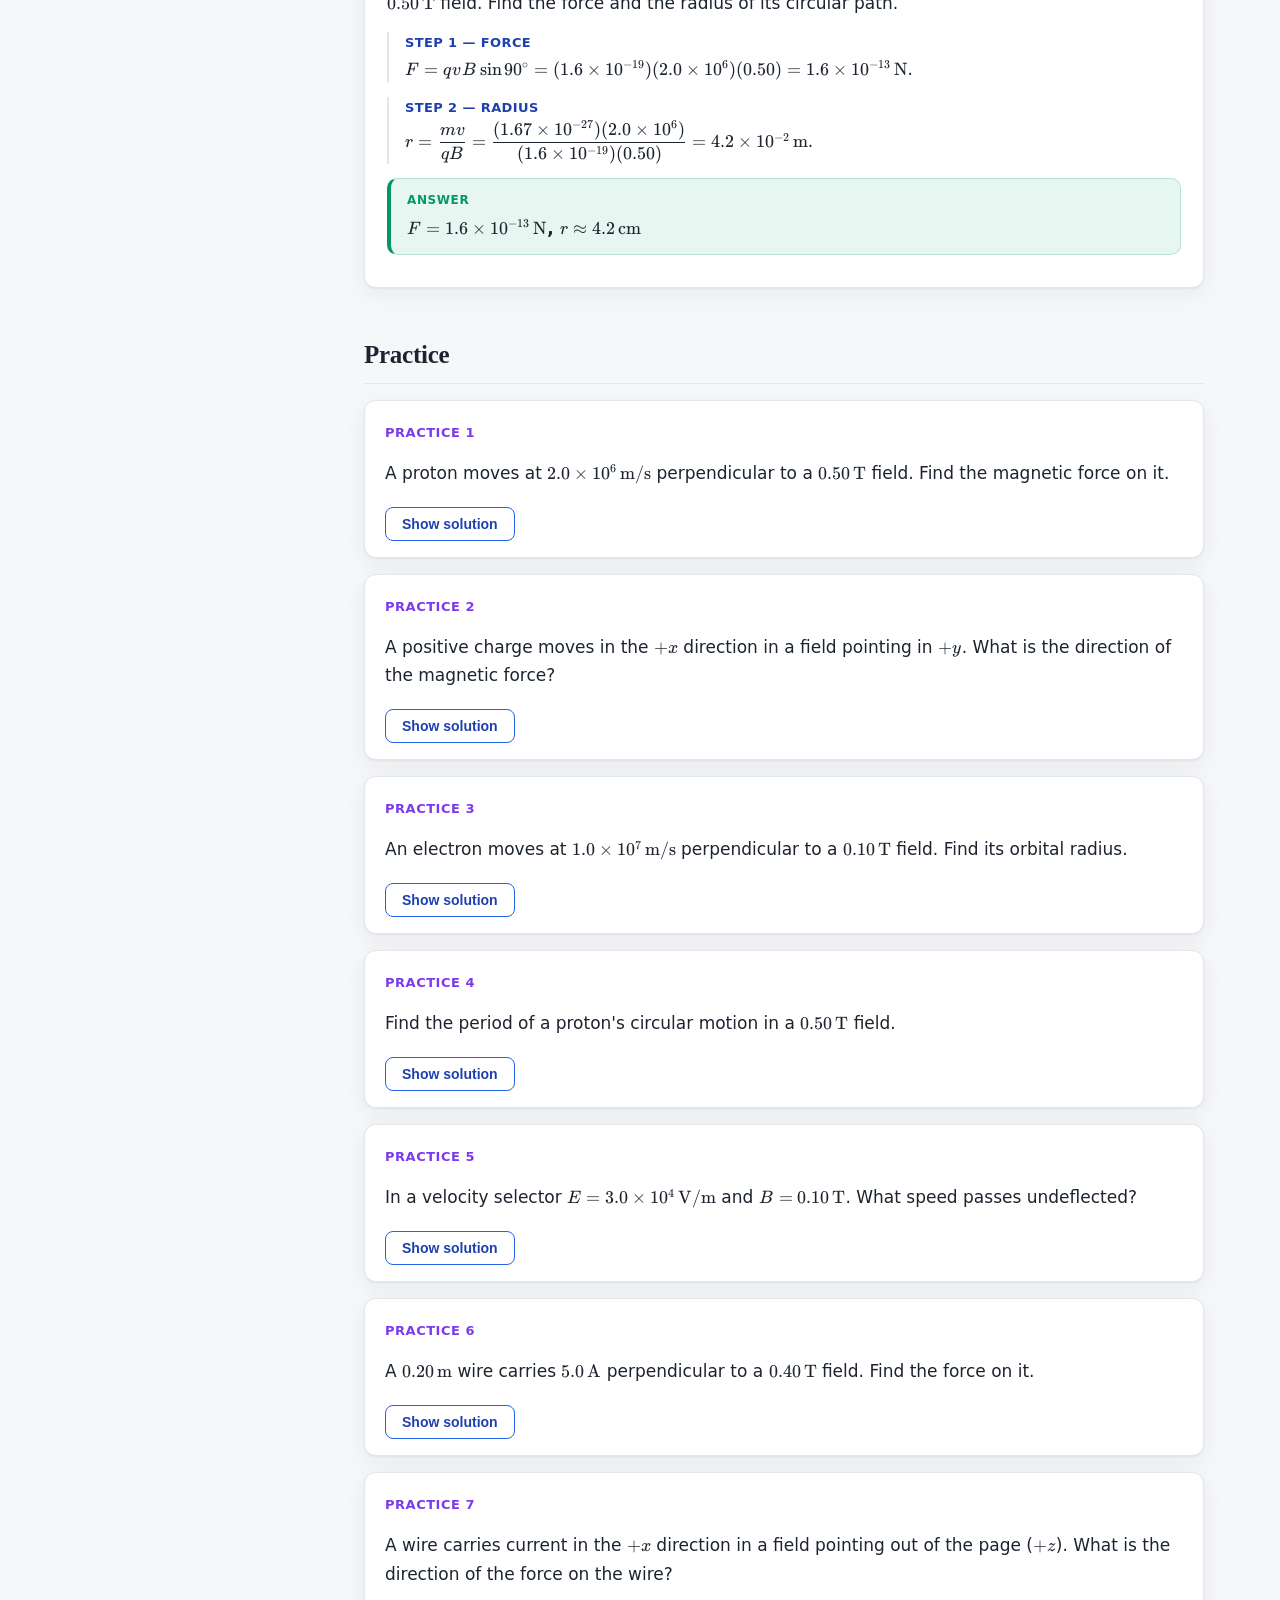
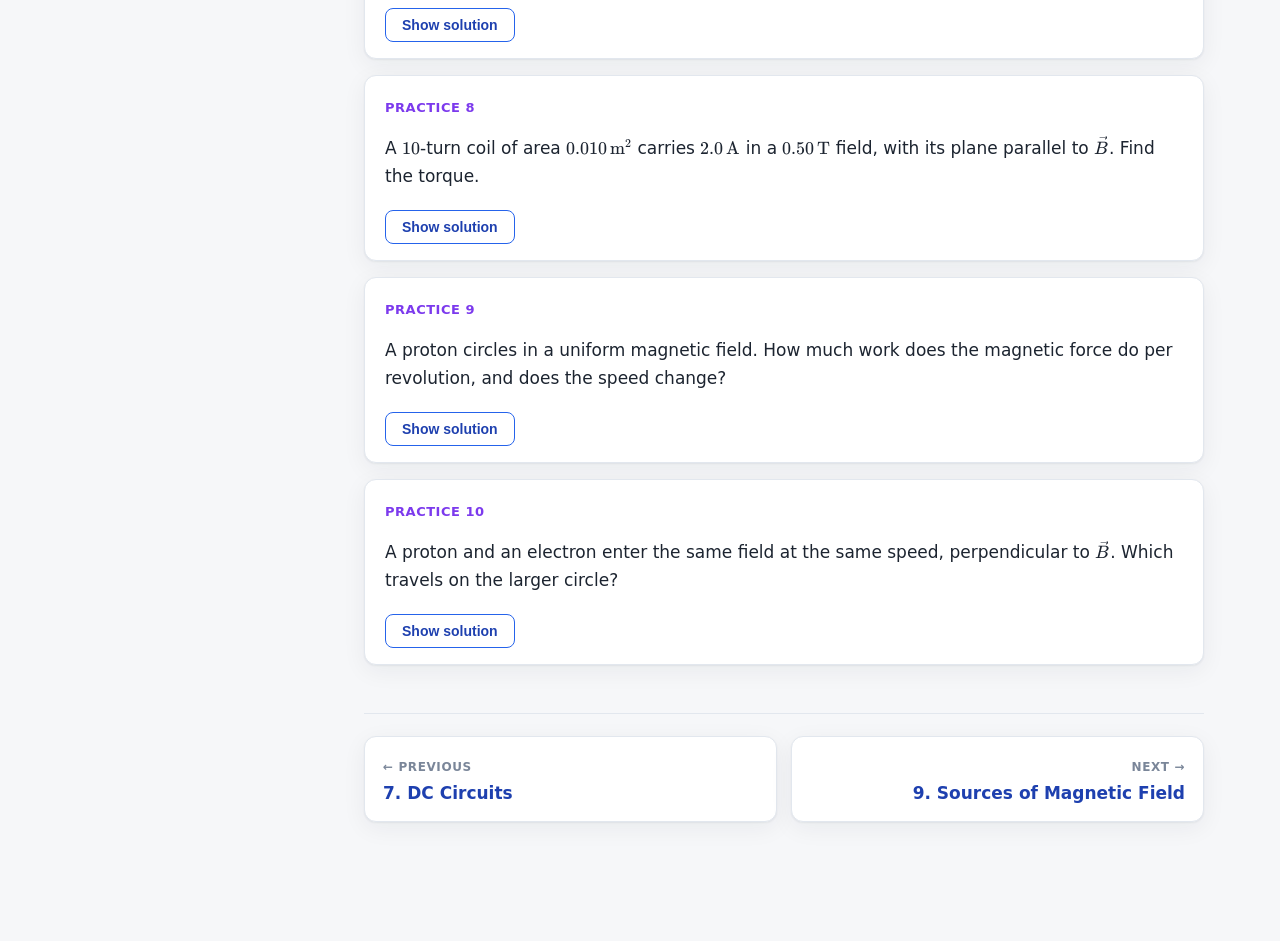
<file: topics/08-magnetic-force.html>
<!DOCTYPE html>
<html lang="en">
<head>
<meta charset="UTF-8">
<meta name="viewport" content="width=device-width, initial-scale=1">
<title>Magnetic Field & Force — Physics II Final</title>
<link rel="stylesheet" href="../assets/katex/katex.min.css">
<link rel="stylesheet" href="../assets/style.css">
</head>
<body data-root="../" data-topic="magnetic-force">

<main class="content">
<div class="page">

  <p class="eyebrow">Unit 3 · Magnetism — Topic 8</p>
  <h1>Magnetic Field &amp; Force</h1>
  <p class="lead">Moving charges feel a sideways force in a magnetic field. The cross product and the right-hand rule are everything here.</p>

  <h2>Concept</h2>
  <p>A magnetic field $\vec B$ (tesla, T) exerts a force on a <em>moving</em> charge — but only on the part of the velocity perpendicular to $\vec B$. The force is</p>
  <div class="formula" style="text-align:center">$\vec F=q\,\vec v\times\vec B,\qquad F=qvB\sin\theta.$</div>
  <p>The force is always <strong>perpendicular</strong> to both $\vec v$ and $\vec B$. Because it's perpendicular to the motion, it does <em>no work</em> and never changes the speed — only the direction.</p>

  <div class="callout concept">
    <p class="c-head">Right-hand rule</p>
    <p>Point your fingers along $\vec v$, curl them toward $\vec B$; your thumb gives $\vec v\times\vec B$. For a <strong>positive</strong> charge that's the force direction; for a <strong>negative</strong> charge, reverse it.</p>
  </div>

  <p>A charge moving perpendicular to a uniform $\vec B$ goes in a <strong>circle</strong>: the magnetic force supplies the centripetal force, $qvB=\dfrac{mv^2}{r}$, giving radius $r=\dfrac{mv}{qB}$.</p>

  <p>A current is just moving charge, so a wire of length $L$ carrying current $I$ feels $\vec F=I\vec L\times\vec B$. A current <strong>loop</strong> in a field feels a <strong>torque</strong> that tries to align it — the principle of the electric motor.</p>

  <h2>Key Formulas</h2>
  <div class="formula-grid">
    <div class="formula">$F=qvB\sin\theta$<span class="label">Force on a moving charge</span></div>
    <div class="formula">$r=\dfrac{mv}{qB}$<span class="label">Radius of circular motion</span></div>
    <div class="formula">$F=BIL\sin\theta$<span class="label">Force on a current-carrying wire</span></div>
    <div class="formula">$\tau=NIAB\sin\theta$<span class="label">Torque on an $N$-turn loop of area $A$</span></div>
  </div>
  <p class="symbol-list"><b>B</b> in tesla (T) &nbsp;·&nbsp; <b>θ</b> = angle between $\vec v$ (or wire) and $\vec B$ &nbsp;·&nbsp; <b>A</b> = loop area (m²).</p>

  <div class="callout pitfall">
    <p class="c-head">Watch out</p>
    <p>If $\vec v\parallel\vec B$ ($\theta=0$) the force is <strong>zero</strong>. Maximum force is at $\theta=90^\circ$. And don't forget to flip the direction for negative charges.</p>
  </div>

  <div class="example">
    <div class="ex-head"><span class="tag">Worked example</span> Proton in a magnetic field</div>
    <div class="ex-body">
      <p>A proton ($q=1.6\times10^{-19}\,\mathrm C$, $m=1.67\times10^{-27}\,\mathrm{kg}$) moves at $v=2.0\times10^{6}\,\mathrm{m/s}$ perpendicular to a $0.50\,\mathrm T$ field. Find the force and the radius of its circular path.</p>
      <div class="step"><span class="step-label">Step 1 — force</span>
        <p>$F=qvB\sin90^\circ=(1.6\times10^{-19})(2.0\times10^{6})(0.50)=1.6\times10^{-13}\,\mathrm N$.</p></div>
      <div class="step"><span class="step-label">Step 2 — radius</span>
        <p>$r=\dfrac{mv}{qB}=\dfrac{(1.67\times10^{-27})(2.0\times10^{6})}{(1.6\times10^{-19})(0.50)}=4.2\times10^{-2}\,\mathrm m$.</p></div>
      <span class="answer"><span class="a-label">Answer</span>$F=1.6\times10^{-13}\,\mathrm N$, $r\approx4.2\,\mathrm{cm}$</span>
    </div>
  </div>

  <h2>Practice</h2>

  <div class="practice"><div class="q">
    <p><span class="qno">Practice 1</span></p>
    <p>A proton moves at $2.0\times10^6\,\mathrm{m/s}$ perpendicular to a $0.50\,\mathrm T$ field. Find the magnetic force on it.</p>
    <button class="solution-toggle">Show solution</button>
    <div class="solution">
      <p>$F=qvB\sin90^\circ=(1.6\times10^{-19})(2.0\times10^6)(0.50)$.</p>
      <span class="answer"><span class="a-label">Answer</span>$F=1.6\times10^{-13}\,\mathrm N$.</span>
      <p class="why"><b>Why:</b> $F=qvB\sin\theta$, here $\sin\theta=1$.</p>
    </div>
  </div></div>

  <div class="practice"><div class="q">
    <p><span class="qno">Practice 2</span></p>
    <p>A positive charge moves in the $+x$ direction in a field pointing in $+y$. What is the direction of the magnetic force?</p>
    <button class="solution-toggle">Show solution</button>
    <div class="solution">
      <p>$\vec F=q\vec v\times\vec B$; $\hat x\times\hat y=\hat z$.</p>
      <span class="answer"><span class="a-label">Answer</span>$+z$ direction.</span>
      <p class="why"><b>Why:</b> right-hand rule: $\hat x\times\hat y=\hat z$ (charge is positive).</p>
    </div>
  </div></div>

  <div class="practice"><div class="q">
    <p><span class="qno">Practice 3</span></p>
    <p>An electron moves at $1.0\times10^7\,\mathrm{m/s}$ perpendicular to a $0.10\,\mathrm T$ field. Find its orbital radius.</p>
    <button class="solution-toggle">Show solution</button>
    <div class="solution">
      <p>$r=\dfrac{mv}{qB}=\dfrac{(9.11\times10^{-31})(1.0\times10^7)}{(1.6\times10^{-19})(0.10)}$.</p>
      <span class="answer"><span class="a-label">Answer</span>$r\approx5.7\times10^{-4}\,\mathrm m$.</span>
      <p class="why"><b>Why:</b> magnetic force = centripetal ⇒ $r=mv/qB$.</p>
    </div>
  </div></div>

  <div class="practice"><div class="q">
    <p><span class="qno">Practice 4</span></p>
    <p>Find the period of a proton's circular motion in a $0.50\,\mathrm T$ field.</p>
    <button class="solution-toggle">Show solution</button>
    <div class="solution">
      <p>$T=\dfrac{2\pi m}{qB}=\dfrac{2\pi(1.67\times10^{-27})}{(1.6\times10^{-19})(0.50)}$.</p>
      <span class="answer"><span class="a-label">Answer</span>$T\approx1.3\times10^{-7}\,\mathrm s$.</span>
      <p class="why"><b>Why:</b> cyclotron period $T=2\pi m/qB$ — independent of speed.</p>
    </div>
  </div></div>

  <div class="practice"><div class="q">
    <p><span class="qno">Practice 5</span></p>
    <p>In a velocity selector $E=3.0\times10^4\,\mathrm{V/m}$ and $B=0.10\,\mathrm T$. What speed passes undeflected?</p>
    <button class="solution-toggle">Show solution</button>
    <div class="solution">
      <p>$qE=qvB\Rightarrow v=\dfrac{E}{B}=\dfrac{3.0\times10^4}{0.10}$.</p>
      <span class="answer"><span class="a-label">Answer</span>$v=3.0\times10^5\,\mathrm{m/s}$.</span>
      <p class="why"><b>Why:</b> undeflected ⇒ $v=E/B$.</p>
    </div>
  </div></div>

  <div class="practice"><div class="q">
    <p><span class="qno">Practice 6</span></p>
    <p>A $0.20\,\mathrm m$ wire carries $5.0\,\mathrm A$ perpendicular to a $0.40\,\mathrm T$ field. Find the force on it.</p>
    <button class="solution-toggle">Show solution</button>
    <div class="solution">
      <p>$F=BIL\sin90^\circ=(0.40)(5.0)(0.20)$.</p>
      <span class="answer"><span class="a-label">Answer</span>$F=0.40\,\mathrm N$.</span>
      <p class="why"><b>Why:</b> $F=BIL\sin\theta$ for a current-carrying wire.</p>
    </div>
  </div></div>

  <div class="practice"><div class="q">
    <p><span class="qno">Practice 7</span></p>
    <p>A wire carries current in the $+x$ direction in a field pointing out of the page ($+z$). What is the direction of the force on the wire?</p>
    <button class="solution-toggle">Show solution</button>
    <div class="solution">
      <p>$\vec F=I\vec L\times\vec B$; $\hat x\times\hat z=-\hat y$.</p>
      <span class="answer"><span class="a-label">Answer</span>$-y$ direction.</span>
      <p class="why"><b>Why:</b> right-hand rule on $\vec L\times\vec B$.</p>
    </div>
  </div></div>

  <div class="practice"><div class="q">
    <p><span class="qno">Practice 8</span></p>
    <p>A $10$-turn coil of area $0.010\,\mathrm m^2$ carries $2.0\,\mathrm A$ in a $0.50\,\mathrm T$ field, with its plane parallel to $\vec B$. Find the torque.</p>
    <button class="solution-toggle">Show solution</button>
    <div class="solution">
      <p>$\tau=NIAB\sin\theta$ with $\theta=90^\circ$: $\tau=(10)(2.0)(0.010)(0.50)$.</p>
      <span class="answer"><span class="a-label">Answer</span>$\tau=0.10\,\mathrm{N\!\cdot\! m}$.</span>
      <p class="why"><b>Why:</b> $\tau=NIAB\sin\theta$; max when the plane is parallel to $\vec B$.</p>
    </div>
  </div></div>

  <div class="practice"><div class="q">
    <p><span class="qno">Practice 9</span></p>
    <p>A proton circles in a uniform magnetic field. How much work does the magnetic force do per revolution, and does the speed change?</p>
    <button class="solution-toggle">Show solution</button>
    <div class="solution">
      <p>The magnetic force is always perpendicular to $\vec v$, so it does no work.</p>
      <p>With no work done, the kinetic energy — and the speed — stay constant.</p>
      <span class="answer"><span class="a-label">Answer</span>Zero work; the speed is unchanged.</span>
      <p class="why"><b>Why:</b> $\vec F\perp\vec v$ ⇒ $W=0$, so magnetic fields only steer, never speed up.</p>
    </div>
  </div></div>

  <div class="practice"><div class="q">
    <p><span class="qno">Practice 10</span></p>
    <p>A proton and an electron enter the same field at the same speed, perpendicular to $\vec B$. Which travels on the larger circle?</p>
    <button class="solution-toggle">Show solution</button>
    <div class="solution">
      <p>$r=\dfrac{mv}{qB}\propto m$ (same $|q|$, $v$, $B$).</p>
      <p>The proton is far heavier.</p>
      <span class="answer"><span class="a-label">Answer</span>The proton, by the mass ratio $m_p/m_e\approx1836$.</span>
      <p class="why"><b>Why:</b> radius scales with mass at fixed speed and field.</p>
    </div>
  </div></div>

</div>
</main>

<script src="../assets/katex/katex.min.js"></script>
<script src="../assets/katex/auto-render.min.js"></script>
<script src="../assets/app.js"></script>
</body>
</html>
</file>
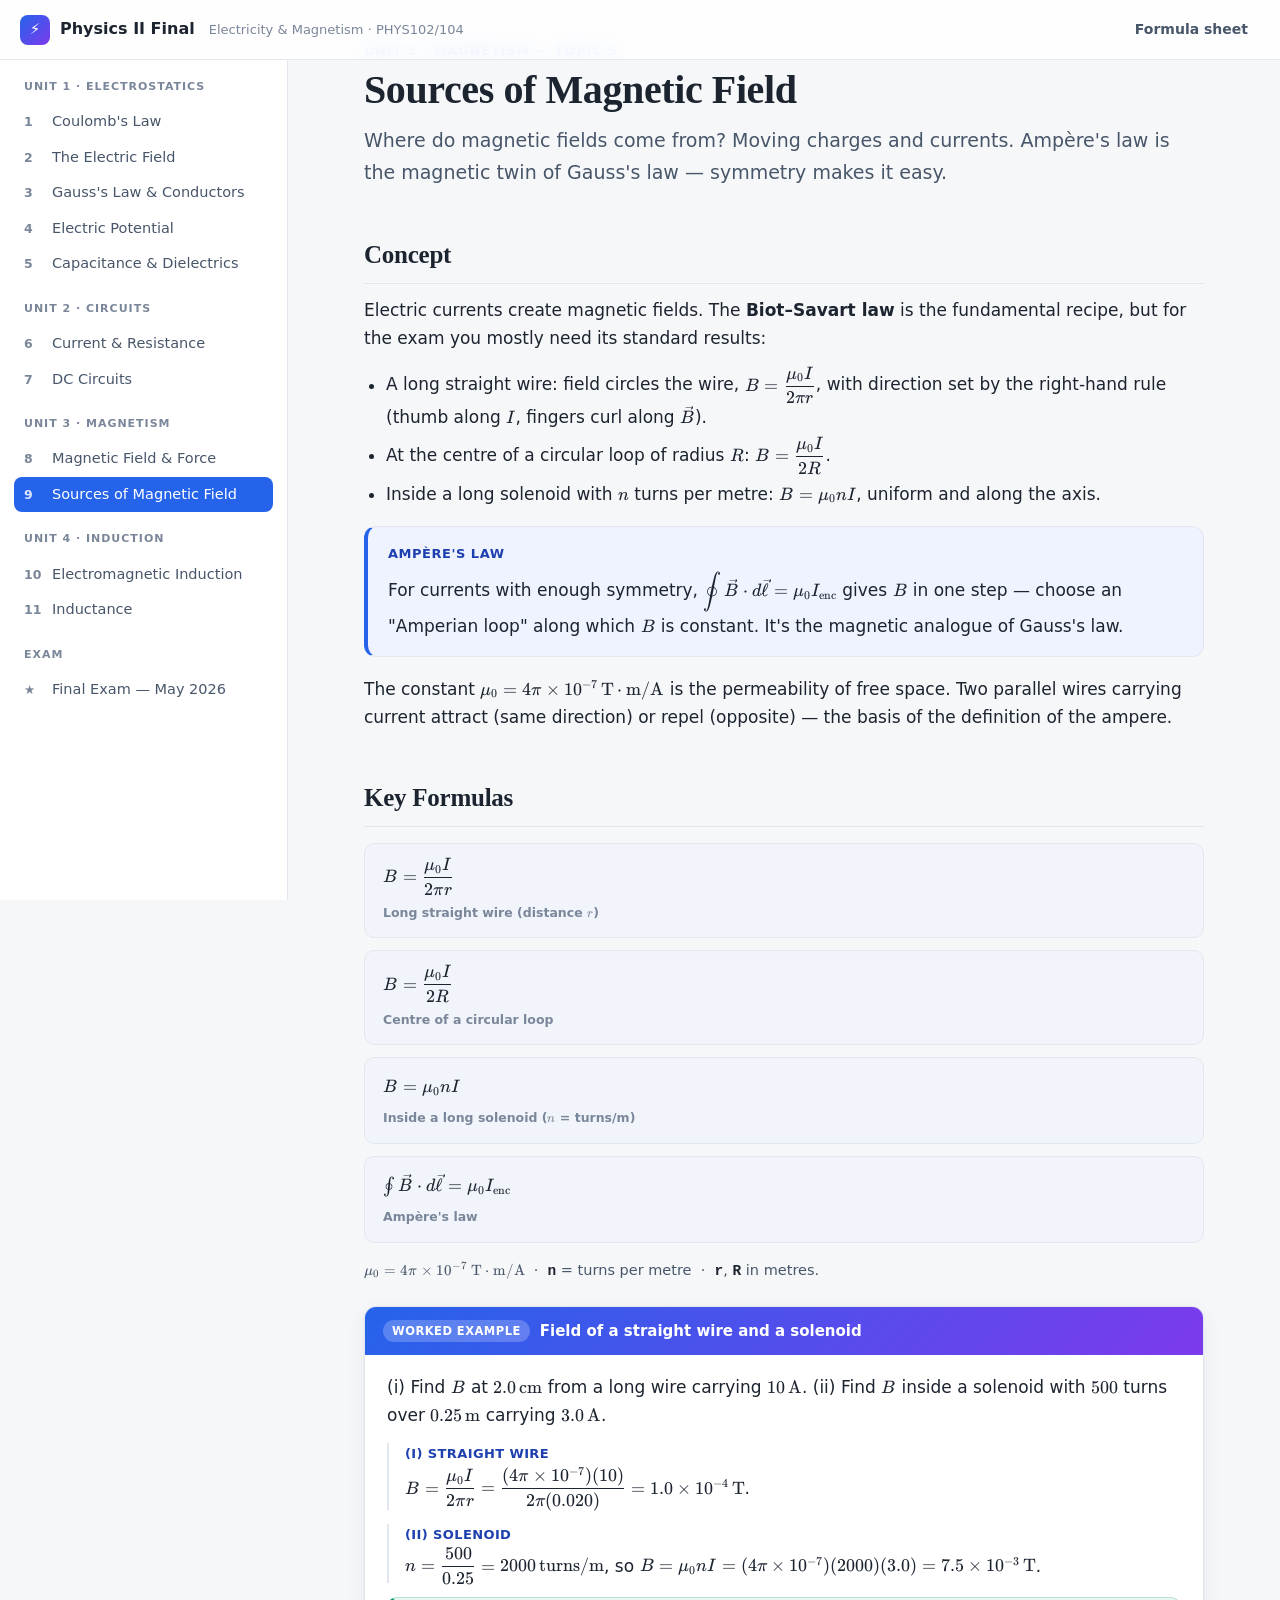
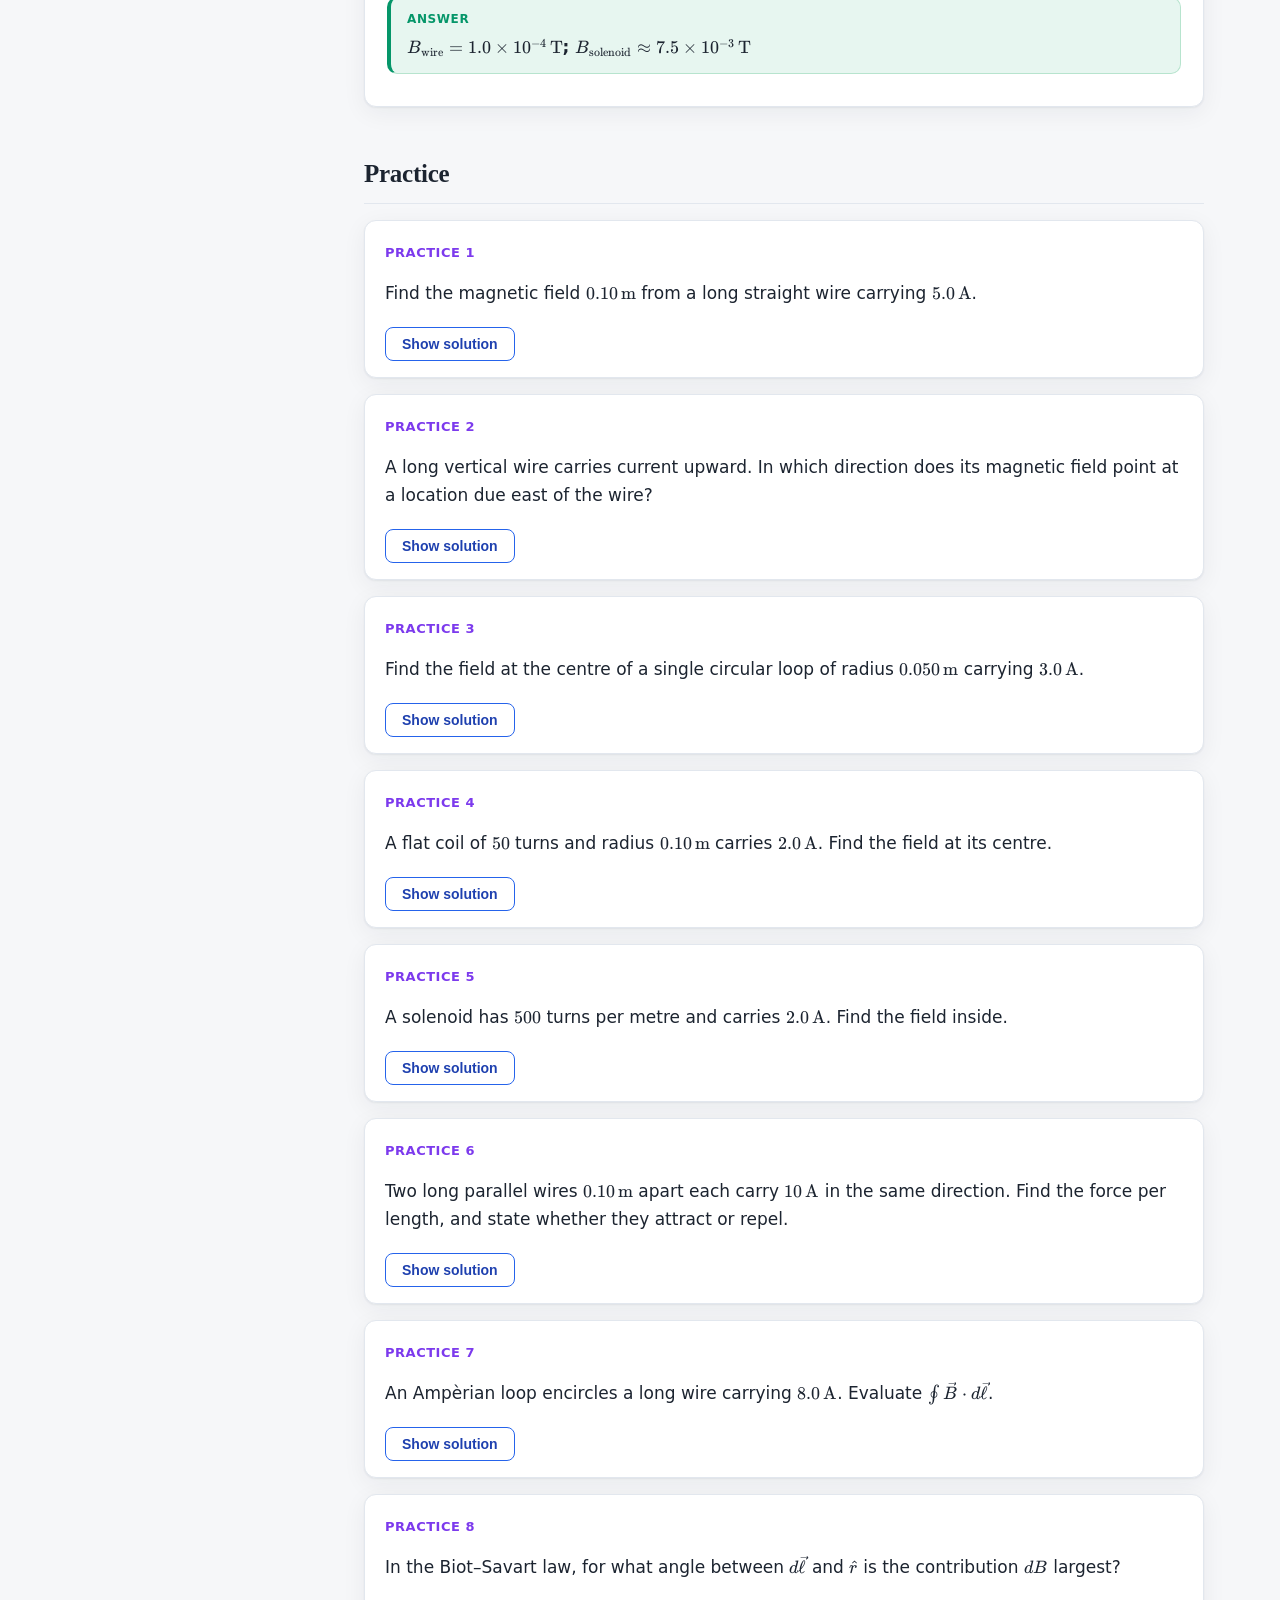
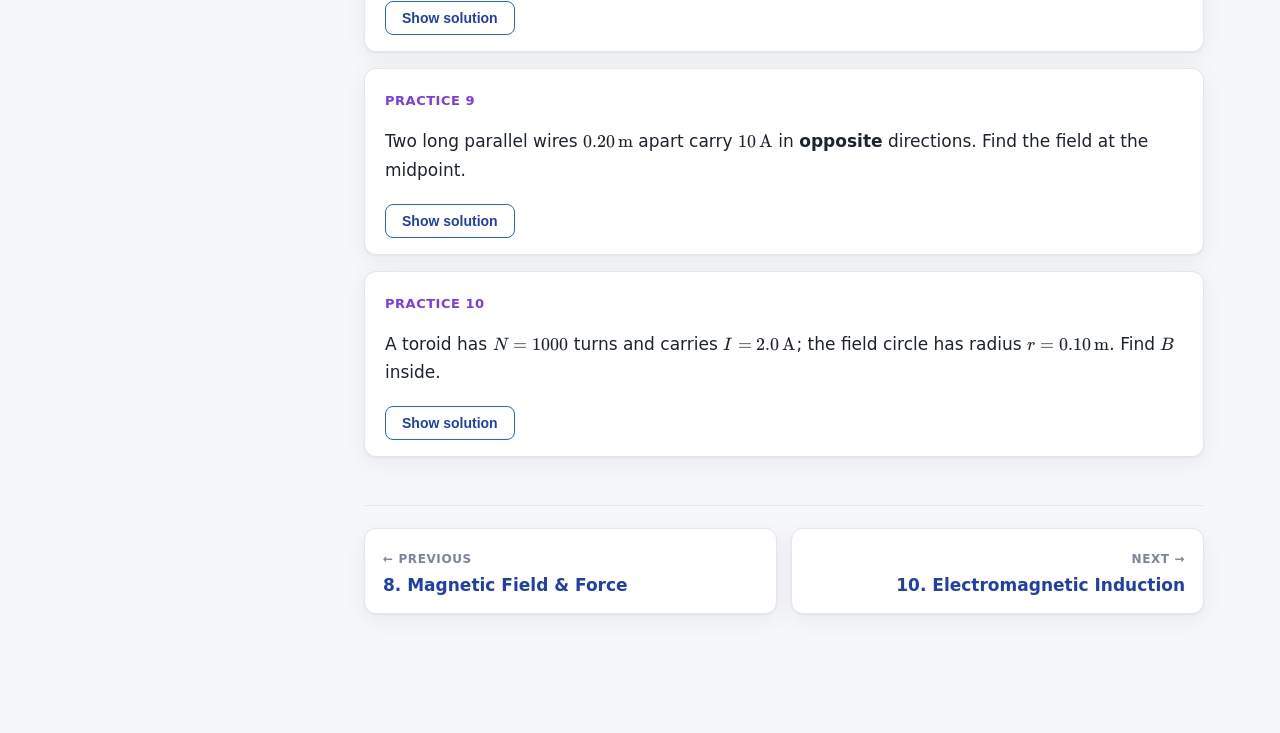
<file: topics/09-magnetic-field-sources.html>
<!DOCTYPE html>
<html lang="en">
<head>
<meta charset="UTF-8">
<meta name="viewport" content="width=device-width, initial-scale=1">
<title>Sources of Magnetic Field — Physics II Final</title>
<link rel="stylesheet" href="../assets/katex/katex.min.css">
<link rel="stylesheet" href="../assets/style.css">
</head>
<body data-root="../" data-topic="magnetic-field-sources">

<main class="content">
<div class="page">

  <p class="eyebrow">Unit 3 · Magnetism — Topic 9</p>
  <h1>Sources of Magnetic Field</h1>
  <p class="lead">Where do magnetic fields come from? Moving charges and currents. Ampère's law is the magnetic twin of Gauss's law — symmetry makes it easy.</p>

  <h2>Concept</h2>
  <p>Electric currents create magnetic fields. The <strong>Biot–Savart law</strong> is the fundamental recipe, but for the exam you mostly need its standard results:</p>
  <ul>
    <li>A long straight wire: field circles the wire, $B=\dfrac{\mu_0 I}{2\pi r}$, with direction set by the right-hand rule (thumb along $I$, fingers curl along $\vec B$).</li>
    <li>At the centre of a circular loop of radius $R$: $B=\dfrac{\mu_0 I}{2R}$.</li>
    <li>Inside a long solenoid with $n$ turns per metre: $B=\mu_0 n I$, uniform and along the axis.</li>
  </ul>

  <div class="callout concept">
    <p class="c-head">Ampère's law</p>
    <p>For currents with enough symmetry, $\displaystyle\oint\vec B\cdot d\vec\ell=\mu_0 I_\text{enc}$ gives $B$ in one step — choose an "Amperian loop" along which $B$ is constant. It's the magnetic analogue of Gauss's law.</p>
  </div>

  <p>The constant $\mu_0=4\pi\times10^{-7}\,\mathrm{T\cdot m/A}$ is the permeability of free space. Two parallel wires carrying current attract (same direction) or repel (opposite) — the basis of the definition of the ampere.</p>

  <h2>Key Formulas</h2>
  <div class="formula-grid">
    <div class="formula">$B=\dfrac{\mu_0 I}{2\pi r}$<span class="label">Long straight wire (distance $r$)</span></div>
    <div class="formula">$B=\dfrac{\mu_0 I}{2R}$<span class="label">Centre of a circular loop</span></div>
    <div class="formula">$B=\mu_0 n I$<span class="label">Inside a long solenoid ($n$ = turns/m)</span></div>
    <div class="formula">$\oint\vec B\cdot d\vec\ell=\mu_0 I_\text{enc}$<span class="label">Ampère's law</span></div>
  </div>
  <p class="symbol-list">$\mu_0=4\pi\times10^{-7}\,\mathrm{T\cdot m/A}$ &nbsp;·&nbsp; <b>n</b> = turns per metre &nbsp;·&nbsp; <b>r</b>, <b>R</b> in metres.</p>

  <div class="example">
    <div class="ex-head"><span class="tag">Worked example</span> Field of a straight wire and a solenoid</div>
    <div class="ex-body">
      <p>(i) Find $B$ at $2.0\,\mathrm{cm}$ from a long wire carrying $10\,\mathrm A$. (ii) Find $B$ inside a solenoid with $500$ turns over $0.25\,\mathrm m$ carrying $3.0\,\mathrm A$.</p>
      <div class="step"><span class="step-label">(i) Straight wire</span>
        <p>$B=\dfrac{\mu_0 I}{2\pi r}=\dfrac{(4\pi\times10^{-7})(10)}{2\pi(0.020)}=1.0\times10^{-4}\,\mathrm T$.</p></div>
      <div class="step"><span class="step-label">(ii) Solenoid</span>
        <p>$n=\dfrac{500}{0.25}=2000\,\mathrm{turns/m}$, so $B=\mu_0 n I=(4\pi\times10^{-7})(2000)(3.0)=7.5\times10^{-3}\,\mathrm T$.</p></div>
      <span class="answer"><span class="a-label">Answer</span>$B_\text{wire}=1.0\times10^{-4}\,\mathrm T$; $B_\text{solenoid}\approx7.5\times10^{-3}\,\mathrm T$</span>
    </div>
  </div>

  <h2>Practice</h2>

  <div class="practice"><div class="q">
    <p><span class="qno">Practice 1</span></p>
    <p>Find the magnetic field $0.10\,\mathrm m$ from a long straight wire carrying $5.0\,\mathrm A$.</p>
    <button class="solution-toggle">Show solution</button>
    <div class="solution">
      <p>$B=\dfrac{\mu_0 I}{2\pi r}=(2\times10^{-7})\dfrac{5.0}{0.10}$.</p>
      <span class="answer"><span class="a-label">Answer</span>$B=1.0\times10^{-5}\,\mathrm T$.</span>
      <p class="why"><b>Why:</b> $\mu_0/2\pi=2\times10^{-7}$; field $\propto1/r$.</p>
    </div>
  </div></div>

  <div class="practice"><div class="q">
    <p><span class="qno">Practice 2</span></p>
    <p>A long vertical wire carries current upward. In which direction does its magnetic field point at a location due east of the wire?</p>
    <button class="solution-toggle">Show solution</button>
    <div class="solution">
      <p>Right-hand rule: thumb up along $I$, fingers curl around the wire.</p>
      <p>East of the wire, the field points into the page (i.e. toward the north–south line, here 'into the ground' / away from you).</p>
      <span class="answer"><span class="a-label">Answer</span>Into the page (curling around the wire).</span>
      <p class="why"><b>Why:</b> grip the wire with the right hand, thumb along $I$; fingers give $\vec B$.</p>
    </div>
  </div></div>

  <div class="practice"><div class="q">
    <p><span class="qno">Practice 3</span></p>
    <p>Find the field at the centre of a single circular loop of radius $0.050\,\mathrm m$ carrying $3.0\,\mathrm A$.</p>
    <button class="solution-toggle">Show solution</button>
    <div class="solution">
      <p>$B=\dfrac{\mu_0 I}{2R}=\dfrac{(4\pi\times10^{-7})(3.0)}{2(0.050)}$.</p>
      <span class="answer"><span class="a-label">Answer</span>$B\approx3.8\times10^{-5}\,\mathrm T$.</span>
      <p class="why"><b>Why:</b> loop centre: $B=\mu_0 I/2R$.</p>
    </div>
  </div></div>

  <div class="practice"><div class="q">
    <p><span class="qno">Practice 4</span></p>
    <p>A flat coil of $50$ turns and radius $0.10\,\mathrm m$ carries $2.0\,\mathrm A$. Find the field at its centre.</p>
    <button class="solution-toggle">Show solution</button>
    <div class="solution">
      <p>$B=\dfrac{\mu_0 NI}{2R}=\dfrac{(4\pi\times10^{-7})(50)(2.0)}{2(0.10)}$.</p>
      <span class="answer"><span class="a-label">Answer</span>$B\approx6.3\times10^{-4}\,\mathrm T$.</span>
      <p class="why"><b>Why:</b> $N$ turns multiply the single-loop field.</p>
    </div>
  </div></div>

  <div class="practice"><div class="q">
    <p><span class="qno">Practice 5</span></p>
    <p>A solenoid has $500$ turns per metre and carries $2.0\,\mathrm A$. Find the field inside.</p>
    <button class="solution-toggle">Show solution</button>
    <div class="solution">
      <p>$B=\mu_0 nI=(4\pi\times10^{-7})(500)(2.0)$.</p>
      <span class="answer"><span class="a-label">Answer</span>$B\approx1.3\times10^{-3}\,\mathrm T$.</span>
      <p class="why"><b>Why:</b> solenoid: $B=\mu_0 nI$, uniform inside.</p>
    </div>
  </div></div>

  <div class="practice"><div class="q">
    <p><span class="qno">Practice 6</span></p>
    <p>Two long parallel wires $0.10\,\mathrm m$ apart each carry $10\,\mathrm A$ in the same direction. Find the force per length, and state whether they attract or repel.</p>
    <button class="solution-toggle">Show solution</button>
    <div class="solution">
      <p>$\dfrac{F}{L}=\dfrac{\mu_0 I_1 I_2}{2\pi d}=(2\times10^{-7})\dfrac{(10)(10)}{0.10}$.</p>
      <p>Same direction ⇒ attraction.</p>
      <span class="answer"><span class="a-label">Answer</span>$F/L=2.0\times10^{-4}\,\mathrm{N/m}$, attractive.</span>
      <p class="why"><b>Why:</b> parallel currents attract; $F/L=\mu_0I_1I_2/2\pi d$.</p>
    </div>
  </div></div>

  <div class="practice"><div class="q">
    <p><span class="qno">Practice 7</span></p>
    <p>An Ampèrian loop encircles a long wire carrying $8.0\,\mathrm A$. Evaluate $\oint\vec B\cdot d\vec\ell$.</p>
    <button class="solution-toggle">Show solution</button>
    <div class="solution">
      <p>Ampère's law: $\oint\vec B\cdot d\vec\ell=\mu_0 I_\text{enc}=(4\pi\times10^{-7})(8.0)$.</p>
      <span class="answer"><span class="a-label">Answer</span>$\oint\vec B\cdot d\vec\ell\approx1.0\times10^{-5}\,\mathrm{T\!\cdot\! m}$.</span>
      <p class="why"><b>Why:</b> the line integral depends only on enclosed current.</p>
    </div>
  </div></div>

  <div class="practice"><div class="q">
    <p><span class="qno">Practice 8</span></p>
    <p>In the Biot–Savart law, for what angle between $d\vec\ell$ and $\hat r$ is the contribution $dB$ largest?</p>
    <button class="solution-toggle">Show solution</button>
    <div class="solution">
      <p>$dB\propto\sin\theta$, which is largest at $\theta=90^\circ$.</p>
      <span class="answer"><span class="a-label">Answer</span>$90^\circ$ (perpendicular).</span>
      <p class="why"><b>Why:</b> the $\sin\theta$ factor peaks at a right angle; it is zero when parallel.</p>
    </div>
  </div></div>

  <div class="practice"><div class="q">
    <p><span class="qno">Practice 9</span></p>
    <p>Two long parallel wires $0.20\,\mathrm m$ apart carry $10\,\mathrm A$ in <strong>opposite</strong> directions. Find the field at the midpoint.</p>
    <button class="solution-toggle">Show solution</button>
    <div class="solution">
      <p>Each wire is $0.10\,\mathrm m$ from the midpoint: $B=(2\times10^{-7})\dfrac{10}{0.10}=2.0\times10^{-5}\,\mathrm T$.</p>
      <p>Opposite currents ⇒ the two fields point the same way at the midpoint and add.</p>
      <span class="answer"><span class="a-label">Answer</span>$B=4.0\times10^{-5}\,\mathrm T$.</span>
      <p class="why"><b>Why:</b> opposite currents reinforce between the wires (same currents would cancel).</p>
    </div>
  </div></div>

  <div class="practice"><div class="q">
    <p><span class="qno">Practice 10</span></p>
    <p>A toroid has $N=1000$ turns and carries $I=2.0\,\mathrm A$; the field circle has radius $r=0.10\,\mathrm m$. Find $B$ inside.</p>
    <button class="solution-toggle">Show solution</button>
    <div class="solution">
      <p>$B=\dfrac{\mu_0 NI}{2\pi r}=(2\times10^{-7})\dfrac{(1000)(2.0)}{0.10}$.</p>
      <span class="answer"><span class="a-label">Answer</span>$B\approx4.0\times10^{-3}\,\mathrm T$.</span>
      <p class="why"><b>Why:</b> toroid: $B=\mu_0 NI/2\pi r$.</p>
    </div>
  </div></div>

</div>
</main>

<script src="../assets/katex/katex.min.js"></script>
<script src="../assets/katex/auto-render.min.js"></script>
<script src="../assets/app.js"></script>
</body>
</html>
</file>
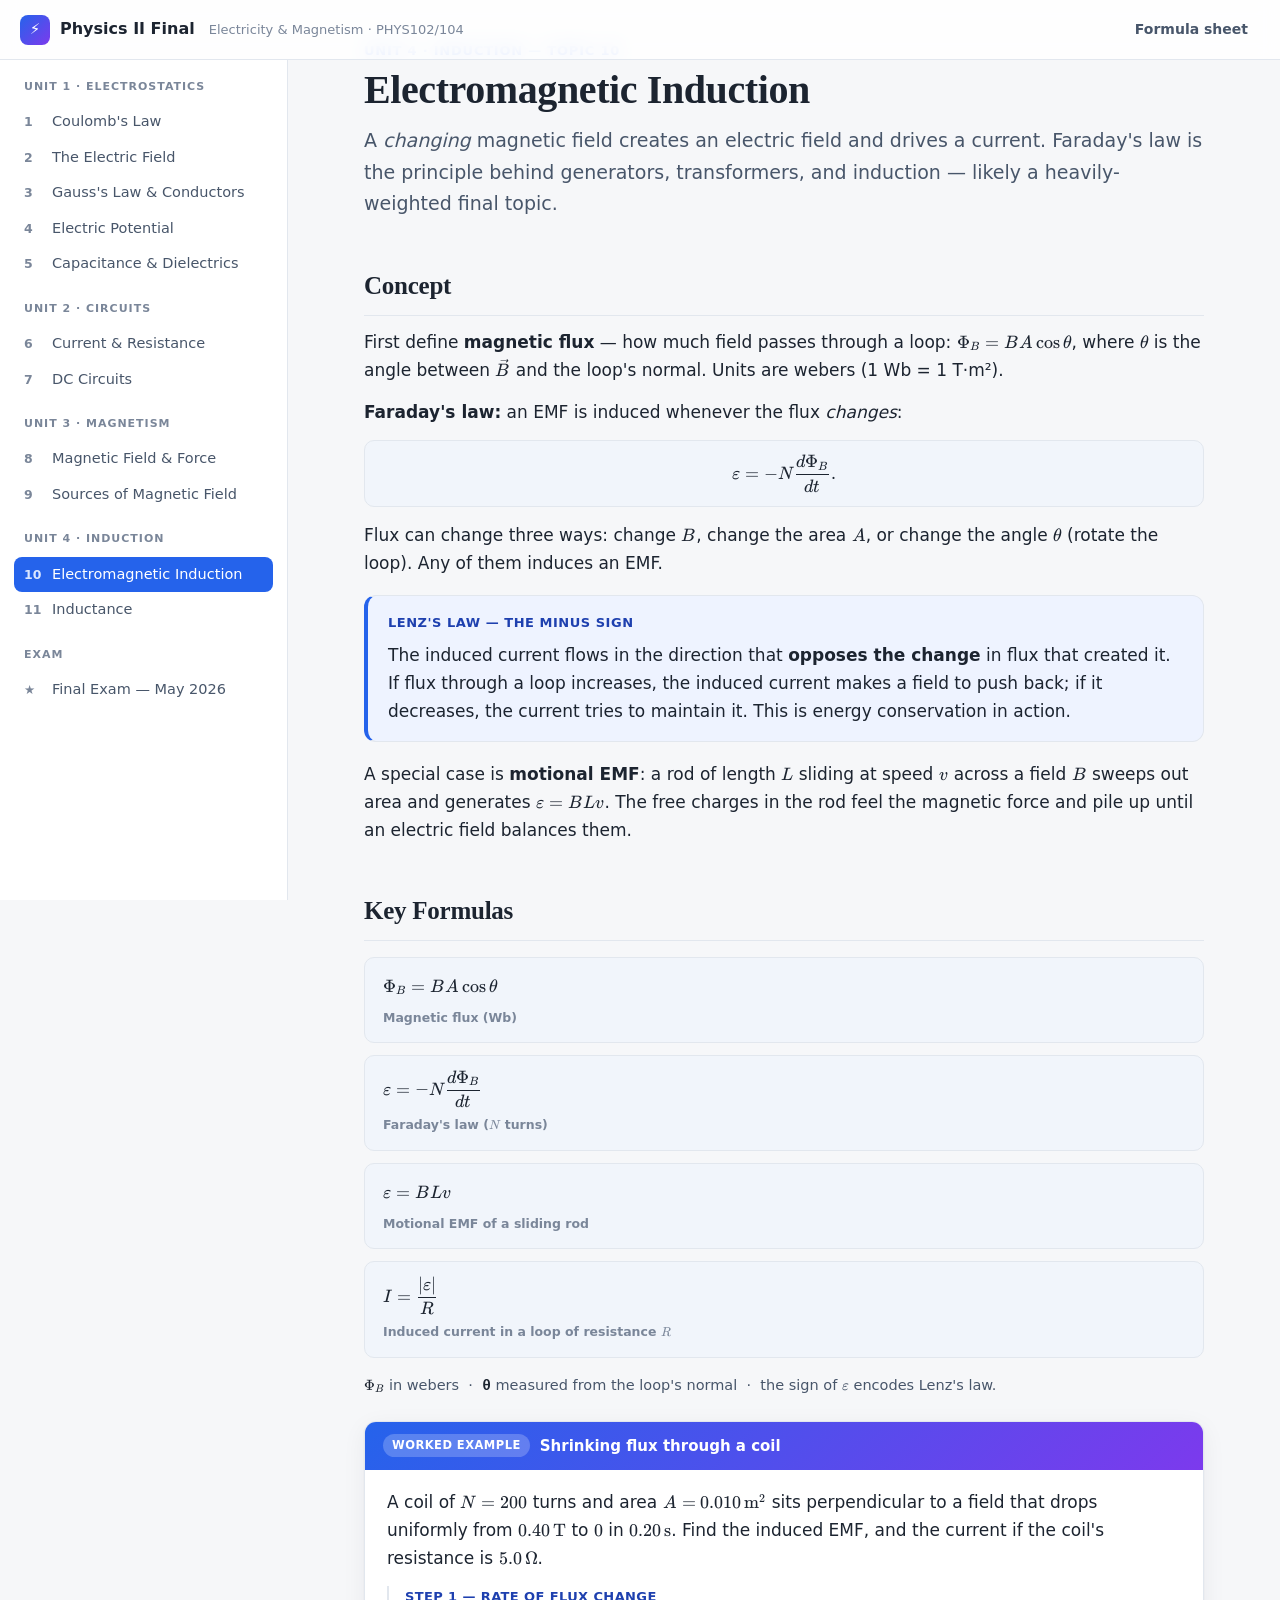
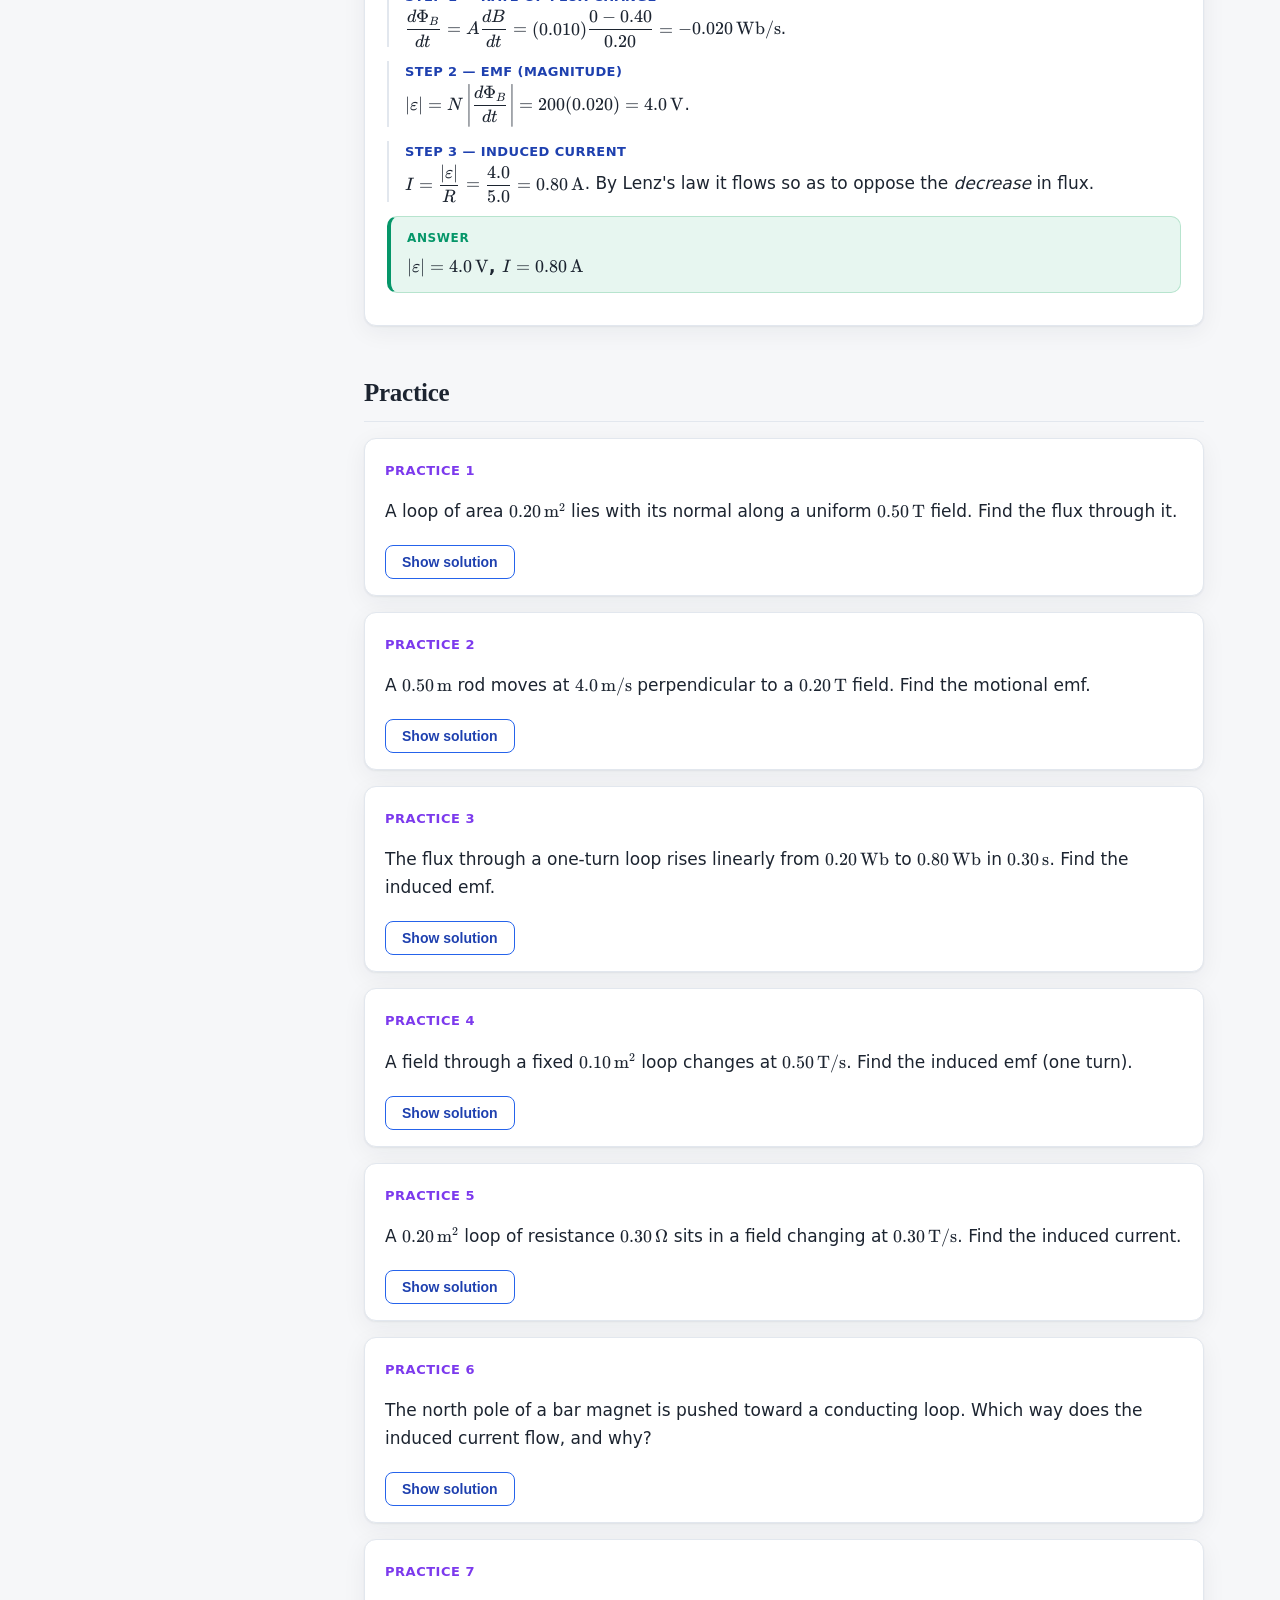
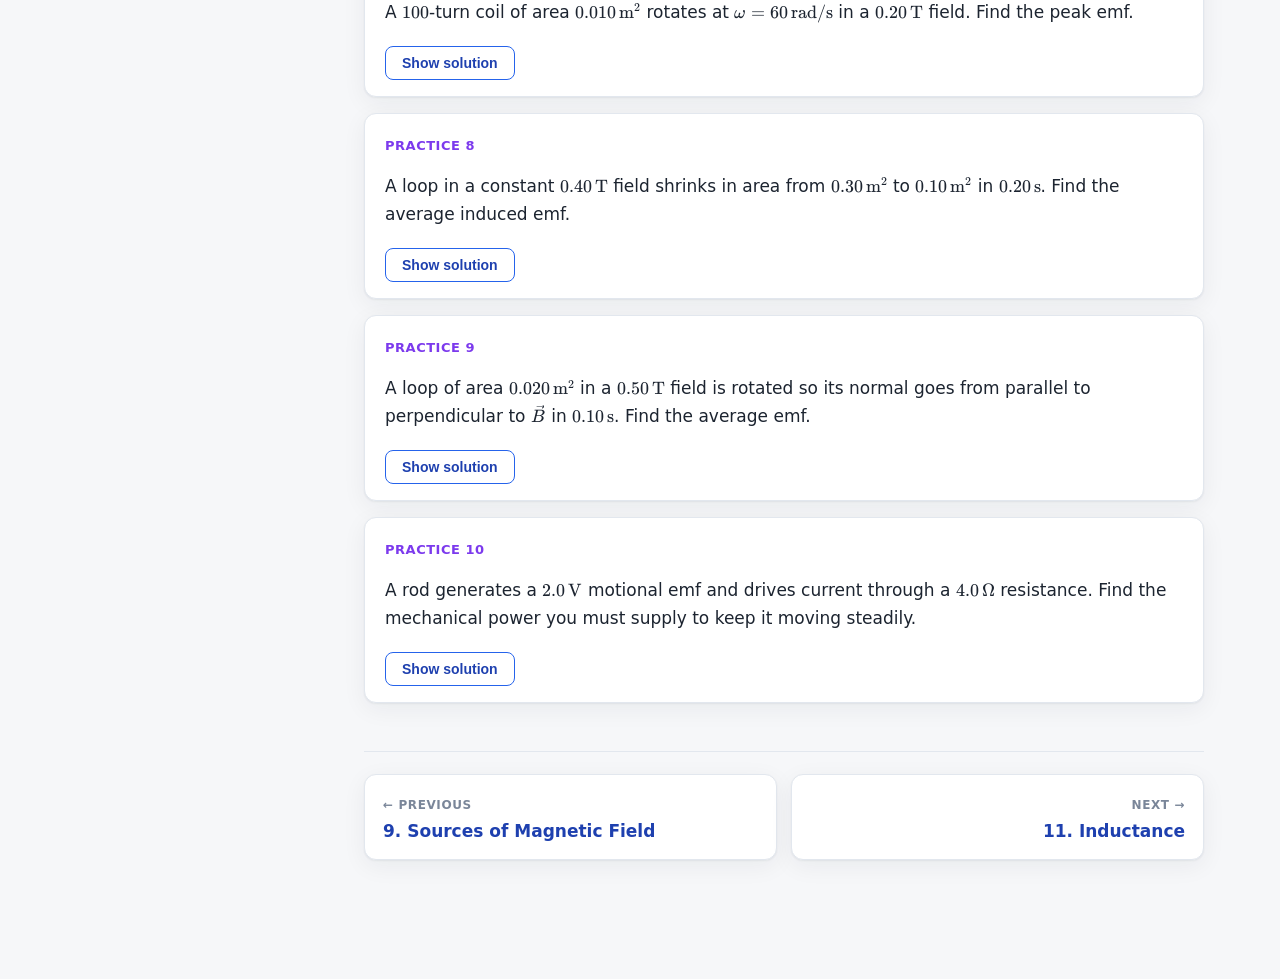
<file: topics/10-induction.html>
<!DOCTYPE html>
<html lang="en">
<head>
<meta charset="UTF-8">
<meta name="viewport" content="width=device-width, initial-scale=1">
<title>Electromagnetic Induction — Physics II Final</title>
<link rel="stylesheet" href="../assets/katex/katex.min.css">
<link rel="stylesheet" href="../assets/style.css">
</head>
<body data-root="../" data-topic="induction">

<main class="content">
<div class="page">

  <p class="eyebrow">Unit 4 · Induction — Topic 10</p>
  <h1>Electromagnetic Induction</h1>
  <p class="lead">A <em>changing</em> magnetic field creates an electric field and drives a current. Faraday's law is the principle behind generators, transformers, and induction — likely a heavily-weighted final topic.</p>

  <h2>Concept</h2>
  <p>First define <strong>magnetic flux</strong> — how much field passes through a loop: $\Phi_B=BA\cos\theta$, where $\theta$ is the angle between $\vec B$ and the loop's normal. Units are webers (1 Wb = 1 T·m²).</p>

  <p><strong>Faraday's law:</strong> an EMF is induced whenever the flux <em>changes</em>:</p>
  <div class="formula" style="text-align:center">$\varepsilon=-N\dfrac{d\Phi_B}{dt}.$</div>
  <p>Flux can change three ways: change $B$, change the area $A$, or change the angle $\theta$ (rotate the loop). Any of them induces an EMF.</p>

  <div class="callout concept">
    <p class="c-head">Lenz's law — the minus sign</p>
    <p>The induced current flows in the direction that <strong>opposes the change</strong> in flux that created it. If flux through a loop increases, the induced current makes a field to push back; if it decreases, the current tries to maintain it. This is energy conservation in action.</p>
  </div>

  <p>A special case is <strong>motional EMF</strong>: a rod of length $L$ sliding at speed $v$ across a field $B$ sweeps out area and generates $\varepsilon=BLv$. The free charges in the rod feel the magnetic force and pile up until an electric field balances them.</p>

  <h2>Key Formulas</h2>
  <div class="formula-grid">
    <div class="formula">$\Phi_B=BA\cos\theta$<span class="label">Magnetic flux (Wb)</span></div>
    <div class="formula">$\varepsilon=-N\dfrac{d\Phi_B}{dt}$<span class="label">Faraday's law ($N$ turns)</span></div>
    <div class="formula">$\varepsilon=BLv$<span class="label">Motional EMF of a sliding rod</span></div>
    <div class="formula">$I=\dfrac{|\varepsilon|}{R}$<span class="label">Induced current in a loop of resistance $R$</span></div>
  </div>
  <p class="symbol-list"><b>$\Phi_B$</b> in webers &nbsp;·&nbsp; <b>θ</b> measured from the loop's normal &nbsp;·&nbsp; the sign of $\varepsilon$ encodes Lenz's law.</p>

  <div class="example">
    <div class="ex-head"><span class="tag">Worked example</span> Shrinking flux through a coil</div>
    <div class="ex-body">
      <p>A coil of $N=200$ turns and area $A=0.010\,\mathrm{m^2}$ sits perpendicular to a field that drops uniformly from $0.40\,\mathrm T$ to $0$ in $0.20\,\mathrm s$. Find the induced EMF, and the current if the coil's resistance is $5.0\,\Omega$.</p>
      <div class="step"><span class="step-label">Step 1 — rate of flux change</span>
        <p>$\dfrac{d\Phi_B}{dt}=A\dfrac{dB}{dt}=(0.010)\dfrac{0-0.40}{0.20}=-0.020\,\mathrm{Wb/s}$.</p></div>
      <div class="step"><span class="step-label">Step 2 — EMF (magnitude)</span>
        <p>$|\varepsilon|=N\left|\dfrac{d\Phi_B}{dt}\right|=200(0.020)=4.0\,\mathrm V$.</p></div>
      <div class="step"><span class="step-label">Step 3 — induced current</span>
        <p>$I=\dfrac{|\varepsilon|}{R}=\dfrac{4.0}{5.0}=0.80\,\mathrm A$. By Lenz's law it flows so as to oppose the <em>decrease</em> in flux.</p></div>
      <span class="answer"><span class="a-label">Answer</span>$|\varepsilon|=4.0\,\mathrm V$, $I=0.80\,\mathrm A$</span>
    </div>
  </div>

  <h2>Practice</h2>

  <div class="practice"><div class="q">
    <p><span class="qno">Practice 1</span></p>
    <p>A loop of area $0.20\,\mathrm m^2$ lies with its normal along a uniform $0.50\,\mathrm T$ field. Find the flux through it.</p>
    <button class="solution-toggle">Show solution</button>
    <div class="solution">
      <p>$\Phi_B=BA\cos0^\circ=(0.50)(0.20)$.</p>
      <span class="answer"><span class="a-label">Answer</span>$\Phi_B=0.10\,\mathrm{Wb}$.</span>
      <p class="why"><b>Why:</b> $\Phi=BA\cos\theta$; here $\theta=0$.</p>
    </div>
  </div></div>

  <div class="practice"><div class="q">
    <p><span class="qno">Practice 2</span></p>
    <p>A $0.50\,\mathrm m$ rod moves at $4.0\,\mathrm{m/s}$ perpendicular to a $0.20\,\mathrm T$ field. Find the motional emf.</p>
    <button class="solution-toggle">Show solution</button>
    <div class="solution">
      <p>$\varepsilon=BLv=(0.20)(0.50)(4.0)$.</p>
      <span class="answer"><span class="a-label">Answer</span>$\varepsilon=0.40\,\mathrm V$.</span>
      <p class="why"><b>Why:</b> motional emf $\varepsilon=BLv$.</p>
    </div>
  </div></div>

  <div class="practice"><div class="q">
    <p><span class="qno">Practice 3</span></p>
    <p>The flux through a one-turn loop rises linearly from $0.20\,\mathrm{Wb}$ to $0.80\,\mathrm{Wb}$ in $0.30\,\mathrm s$. Find the induced emf.</p>
    <button class="solution-toggle">Show solution</button>
    <div class="solution">
      <p>$|\varepsilon|=\dfrac{\Delta\Phi}{\Delta t}=\dfrac{0.80-0.20}{0.30}$.</p>
      <span class="answer"><span class="a-label">Answer</span>$|\varepsilon|=2.0\,\mathrm V$.</span>
      <p class="why"><b>Why:</b> emf is the rate of change of flux.</p>
    </div>
  </div></div>

  <div class="practice"><div class="q">
    <p><span class="qno">Practice 4</span></p>
    <p>A field through a fixed $0.10\,\mathrm m^2$ loop changes at $0.50\,\mathrm{T/s}$. Find the induced emf (one turn).</p>
    <button class="solution-toggle">Show solution</button>
    <div class="solution">
      <p>$\varepsilon=A\dfrac{dB}{dt}=(0.10)(0.50)$.</p>
      <span class="answer"><span class="a-label">Answer</span>$\varepsilon=0.050\,\mathrm V$.</span>
      <p class="why"><b>Why:</b> with area fixed, $\varepsilon=A\,dB/dt$.</p>
    </div>
  </div></div>

  <div class="practice"><div class="q">
    <p><span class="qno">Practice 5</span></p>
    <p>A $0.20\,\mathrm m^2$ loop of resistance $0.30\,\Omega$ sits in a field changing at $0.30\,\mathrm{T/s}$. Find the induced current.</p>
    <button class="solution-toggle">Show solution</button>
    <div class="solution">
      <p>$\varepsilon=A\dfrac{dB}{dt}=(0.20)(0.30)=0.06\,\mathrm V$.</p>
      <p>$I=\dfrac{\varepsilon}{R}=\dfrac{0.06}{0.30}$.</p>
      <span class="answer"><span class="a-label">Answer</span>$I=0.20\,\mathrm A$.</span>
      <p class="why"><b>Why:</b> $\varepsilon=A\,dB/dt$, then $I=\varepsilon/R$.</p>
    </div>
  </div></div>

  <div class="practice"><div class="q">
    <p><span class="qno">Practice 6</span></p>
    <p>The north pole of a bar magnet is pushed toward a conducting loop. Which way does the induced current flow, and why?</p>
    <button class="solution-toggle">Show solution</button>
    <div class="solution">
      <p>By Lenz's law the loop opposes the approach.</p>
      <p>It makes a north pole facing the magnet (to repel it), so the current flows to create that field.</p>
      <span class="answer"><span class="a-label">Answer</span>In the direction that makes the loop repel the magnet (opposing the change).</span>
      <p class="why"><b>Why:</b> Lenz: induced effects oppose what causes them.</p>
    </div>
  </div></div>

  <div class="practice"><div class="q">
    <p><span class="qno">Practice 7</span></p>
    <p>A $100$-turn coil of area $0.010\,\mathrm m^2$ rotates at $\omega=60\,\mathrm{rad/s}$ in a $0.20\,\mathrm T$ field. Find the peak emf.</p>
    <button class="solution-toggle">Show solution</button>
    <div class="solution">
      <p>$\varepsilon_0=NBA\omega=(100)(0.20)(0.010)(60)$.</p>
      <span class="answer"><span class="a-label">Answer</span>$\varepsilon_0=12\,\mathrm V$.</span>
      <p class="why"><b>Why:</b> a rotating loop gives $\varepsilon_0=NBA\omega$.</p>
    </div>
  </div></div>

  <div class="practice"><div class="q">
    <p><span class="qno">Practice 8</span></p>
    <p>A loop in a constant $0.40\,\mathrm T$ field shrinks in area from $0.30\,\mathrm m^2$ to $0.10\,\mathrm m^2$ in $0.20\,\mathrm s$. Find the average induced emf.</p>
    <button class="solution-toggle">Show solution</button>
    <div class="solution">
      <p>$|\varepsilon|=B\dfrac{\Delta A}{\Delta t}=(0.40)\dfrac{0.30-0.10}{0.20}$.</p>
      <span class="answer"><span class="a-label">Answer</span>$|\varepsilon|=0.40\,\mathrm V$.</span>
      <p class="why"><b>Why:</b> changing area also changes flux: $\varepsilon=B\,\Delta A/\Delta t$.</p>
    </div>
  </div></div>

  <div class="practice"><div class="q">
    <p><span class="qno">Practice 9</span></p>
    <p>A loop of area $0.020\,\mathrm m^2$ in a $0.50\,\mathrm T$ field is rotated so its normal goes from parallel to perpendicular to $\vec B$ in $0.10\,\mathrm s$. Find the average emf.</p>
    <button class="solution-toggle">Show solution</button>
    <div class="solution">
      <p>$\Delta\Phi=BA(\cos0^\circ-\cos90^\circ)=(0.50)(0.020)(1-0)=0.010\,\mathrm{Wb}$.</p>
      <p>$|\varepsilon|=\dfrac{0.010}{0.10}$.</p>
      <span class="answer"><span class="a-label">Answer</span>$|\varepsilon|=0.10\,\mathrm V$.</span>
      <p class="why"><b>Why:</b> rotating changes $\cos\theta$, hence the flux.</p>
    </div>
  </div></div>

  <div class="practice"><div class="q">
    <p><span class="qno">Practice 10</span></p>
    <p>A rod generates a $2.0\,\mathrm V$ motional emf and drives current through a $4.0\,\Omega$ resistance. Find the mechanical power you must supply to keep it moving steadily.</p>
    <button class="solution-toggle">Show solution</button>
    <div class="solution">
      <p>At constant speed, your input power equals the power dissipated: $P=\dfrac{\varepsilon^2}{R}=\dfrac{(2.0)^2}{4.0}$.</p>
      <span class="answer"><span class="a-label">Answer</span>$P=1.0\,\mathrm W$.</span>
      <p class="why"><b>Why:</b> steady speed ⇒ input power = $\varepsilon^2/R$ dissipated.</p>
    </div>
  </div></div>

</div>
</main>

<script src="../assets/katex/katex.min.js"></script>
<script src="../assets/katex/auto-render.min.js"></script>
<script src="../assets/app.js"></script>
</body>
</html>
</file>
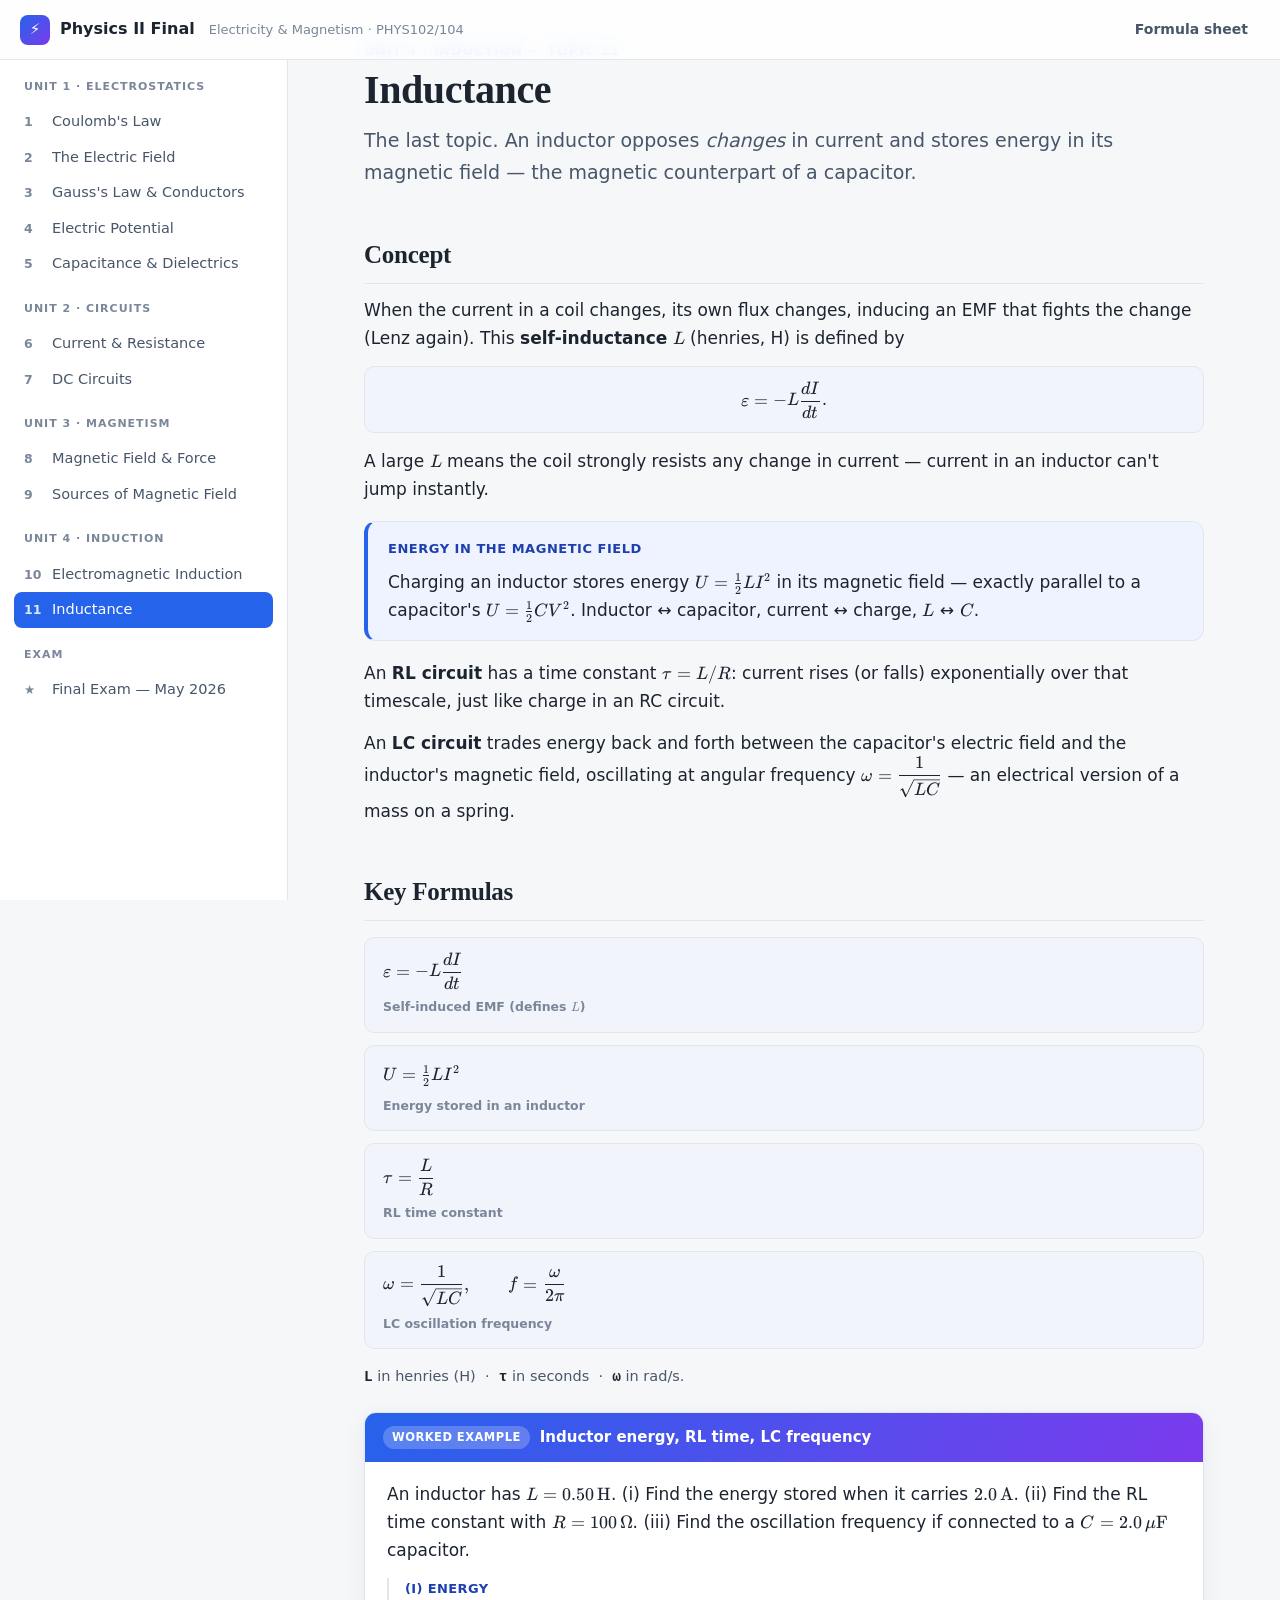
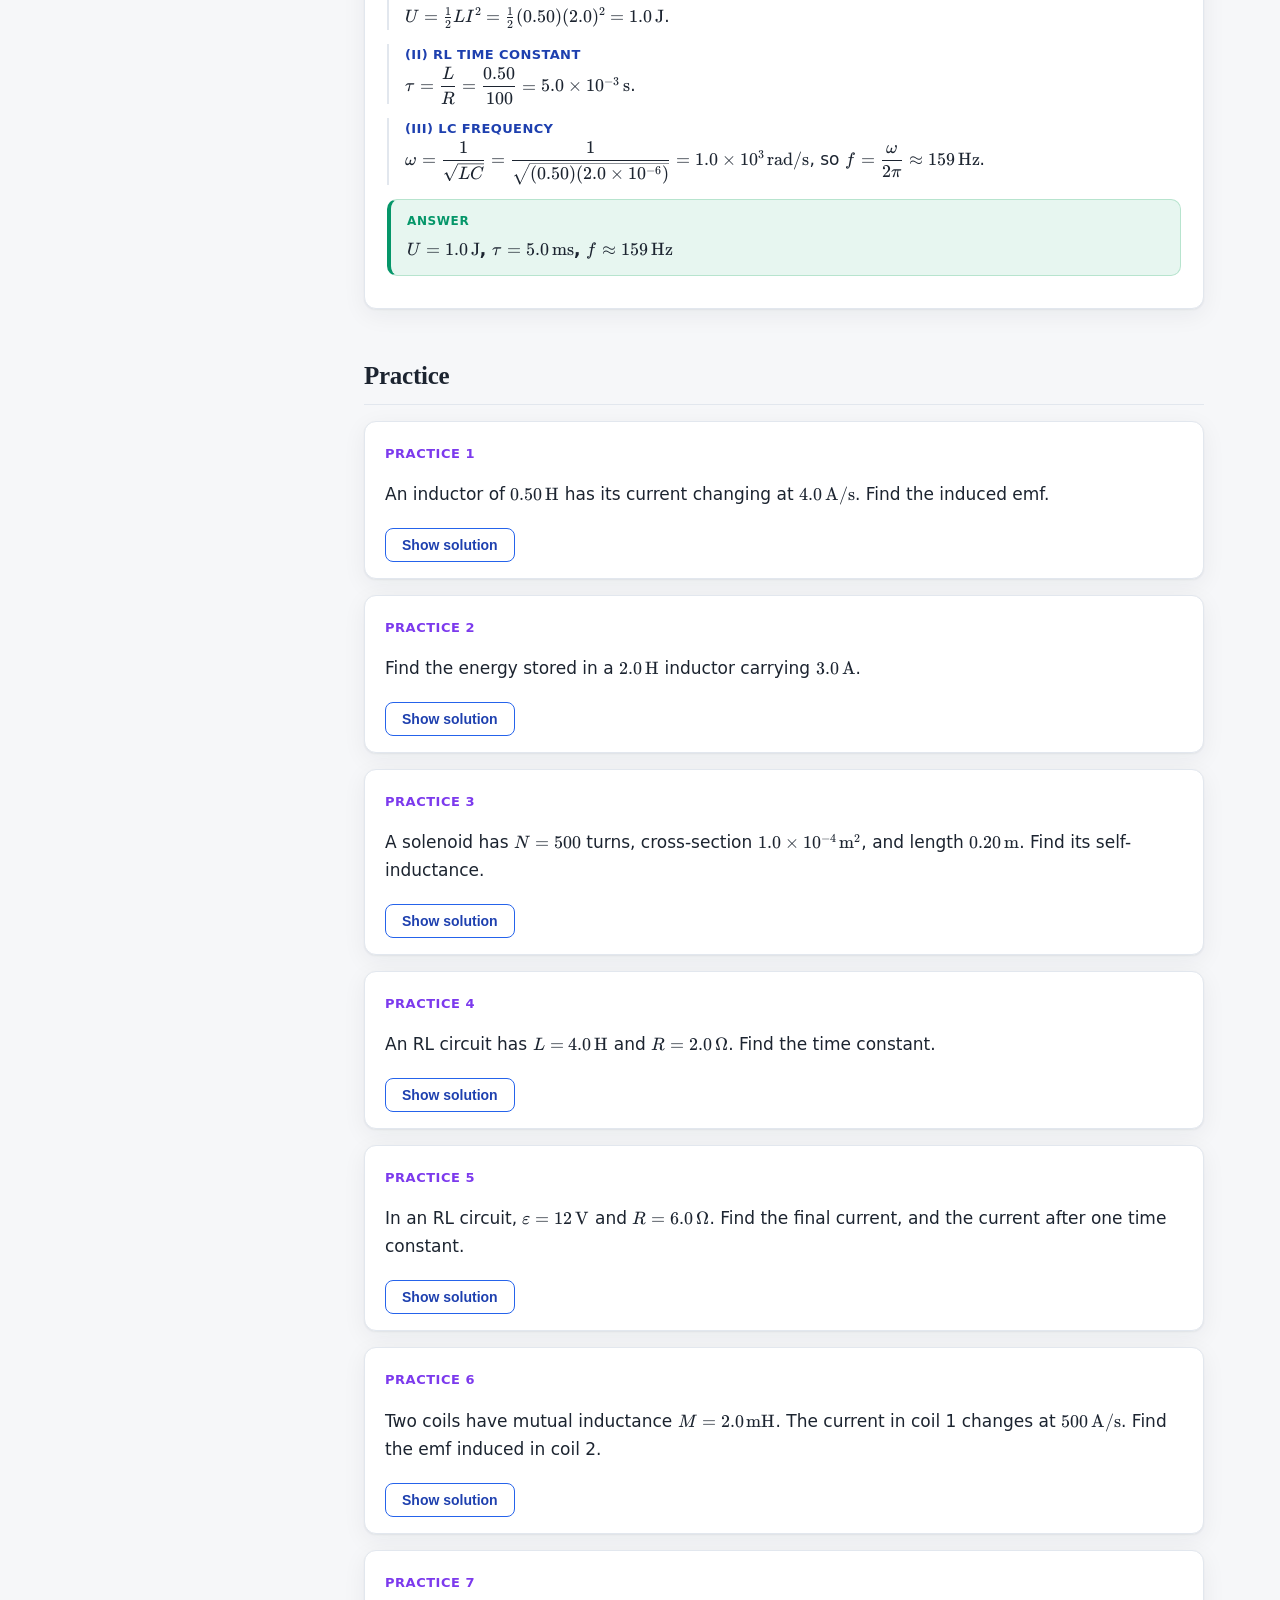
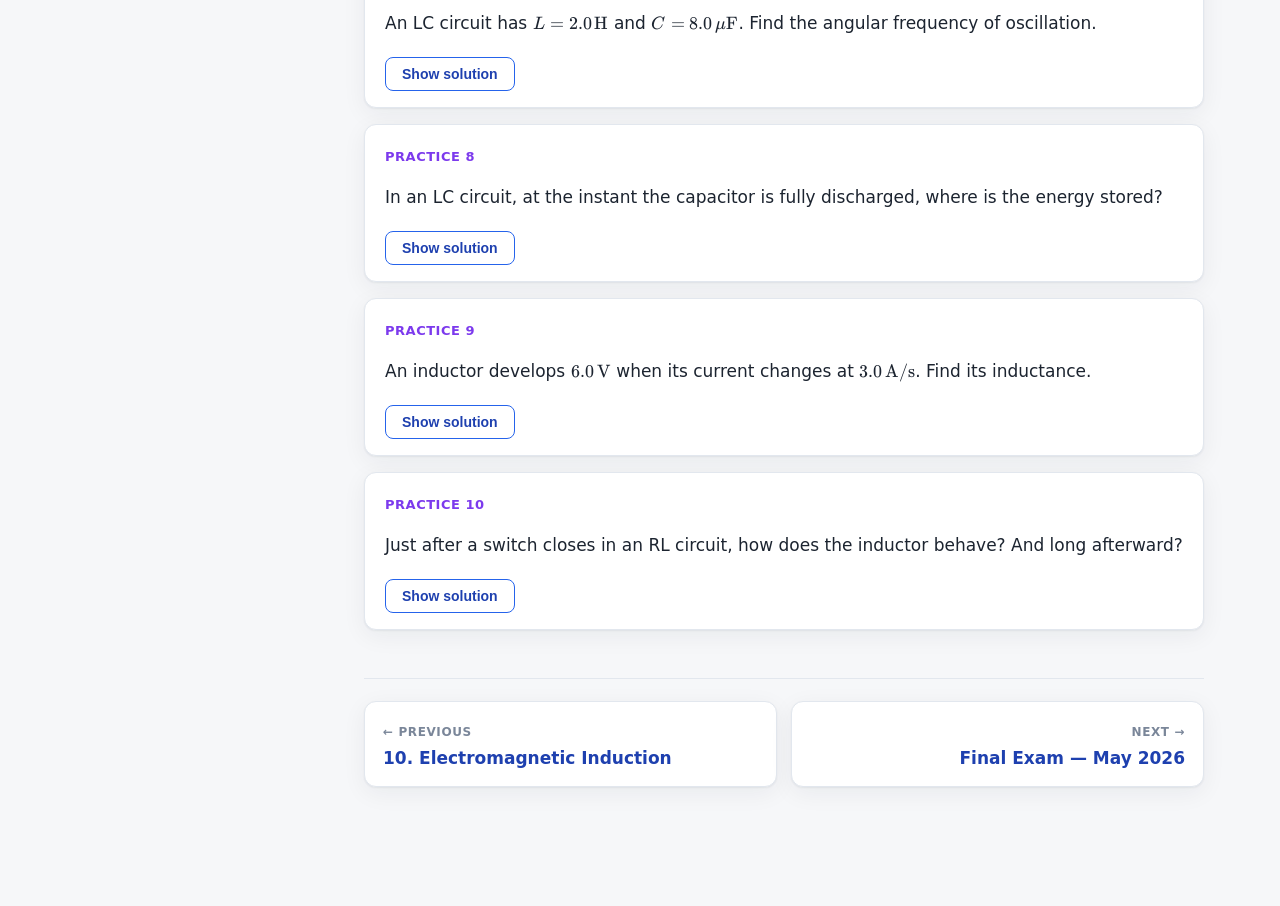
<file: topics/11-inductance.html>
<!DOCTYPE html>
<html lang="en">
<head>
<meta charset="UTF-8">
<meta name="viewport" content="width=device-width, initial-scale=1">
<title>Inductance — Physics II Final</title>
<link rel="stylesheet" href="../assets/katex/katex.min.css">
<link rel="stylesheet" href="../assets/style.css">
</head>
<body data-root="../" data-topic="inductance">

<main class="content">
<div class="page">

  <p class="eyebrow">Unit 4 · Induction — Topic 11</p>
  <h1>Inductance</h1>
  <p class="lead">The last topic. An inductor opposes <em>changes</em> in current and stores energy in its magnetic field — the magnetic counterpart of a capacitor.</p>

  <h2>Concept</h2>
  <p>When the current in a coil changes, its own flux changes, inducing an EMF that fights the change (Lenz again). This <strong>self-inductance</strong> $L$ (henries, H) is defined by</p>
  <div class="formula" style="text-align:center">$\varepsilon=-L\dfrac{dI}{dt}.$</div>
  <p>A large $L$ means the coil strongly resists any change in current — current in an inductor can't jump instantly.</p>

  <div class="callout concept">
    <p class="c-head">Energy in the magnetic field</p>
    <p>Charging an inductor stores energy $U=\tfrac12 LI^2$ in its magnetic field — exactly parallel to a capacitor's $U=\tfrac12 CV^2$. Inductor ↔ capacitor, current ↔ charge, $L$ ↔ $C$.</p>
  </div>

  <p>An <strong>RL circuit</strong> has a time constant $\tau=L/R$: current rises (or falls) exponentially over that timescale, just like charge in an RC circuit.</p>

  <p>An <strong>LC circuit</strong> trades energy back and forth between the capacitor's electric field and the inductor's magnetic field, oscillating at angular frequency $\omega=\dfrac{1}{\sqrt{LC}}$ — an electrical version of a mass on a spring.</p>

  <h2>Key Formulas</h2>
  <div class="formula-grid">
    <div class="formula">$\varepsilon=-L\dfrac{dI}{dt}$<span class="label">Self-induced EMF (defines $L$)</span></div>
    <div class="formula">$U=\tfrac12 LI^2$<span class="label">Energy stored in an inductor</span></div>
    <div class="formula">$\tau=\dfrac{L}{R}$<span class="label">RL time constant</span></div>
    <div class="formula">$\omega=\dfrac{1}{\sqrt{LC}},\qquad f=\dfrac{\omega}{2\pi}$<span class="label">LC oscillation frequency</span></div>
  </div>
  <p class="symbol-list"><b>L</b> in henries (H) &nbsp;·&nbsp; <b>τ</b> in seconds &nbsp;·&nbsp; <b>ω</b> in rad/s.</p>

  <div class="example">
    <div class="ex-head"><span class="tag">Worked example</span> Inductor energy, RL time, LC frequency</div>
    <div class="ex-body">
      <p>An inductor has $L=0.50\,\mathrm H$. (i) Find the energy stored when it carries $2.0\,\mathrm A$. (ii) Find the RL time constant with $R=100\,\Omega$. (iii) Find the oscillation frequency if connected to a $C=2.0\,\mu\mathrm F$ capacitor.</p>
      <div class="step"><span class="step-label">(i) Energy</span>
        <p>$U=\tfrac12 LI^2=\tfrac12(0.50)(2.0)^2=1.0\,\mathrm J$.</p></div>
      <div class="step"><span class="step-label">(ii) RL time constant</span>
        <p>$\tau=\dfrac{L}{R}=\dfrac{0.50}{100}=5.0\times10^{-3}\,\mathrm s$.</p></div>
      <div class="step"><span class="step-label">(iii) LC frequency</span>
        <p>$\omega=\dfrac{1}{\sqrt{LC}}=\dfrac{1}{\sqrt{(0.50)(2.0\times10^{-6})}}=1.0\times10^{3}\,\mathrm{rad/s}$, so $f=\dfrac{\omega}{2\pi}\approx159\,\mathrm{Hz}$.</p></div>
      <span class="answer"><span class="a-label">Answer</span>$U=1.0\,\mathrm J$, $\tau=5.0\,\mathrm{ms}$, $f\approx159\,\mathrm{Hz}$</span>
    </div>
  </div>

  <h2>Practice</h2>

  <div class="practice"><div class="q">
    <p><span class="qno">Practice 1</span></p>
    <p>An inductor of $0.50\,\mathrm H$ has its current changing at $4.0\,\mathrm{A/s}$. Find the induced emf.</p>
    <button class="solution-toggle">Show solution</button>
    <div class="solution">
      <p>$|\varepsilon|=L\dfrac{dI}{dt}=(0.50)(4.0)$.</p>
      <span class="answer"><span class="a-label">Answer</span>$|\varepsilon|=2.0\,\mathrm V$.</span>
      <p class="why"><b>Why:</b> $\varepsilon=-L\,dI/dt$ (magnitude $L\,dI/dt$).</p>
    </div>
  </div></div>

  <div class="practice"><div class="q">
    <p><span class="qno">Practice 2</span></p>
    <p>Find the energy stored in a $2.0\,\mathrm H$ inductor carrying $3.0\,\mathrm A$.</p>
    <button class="solution-toggle">Show solution</button>
    <div class="solution">
      <p>$U=\tfrac12LI^2=\tfrac12(2.0)(3.0)^2$.</p>
      <span class="answer"><span class="a-label">Answer</span>$U=9.0\,\mathrm J$.</span>
      <p class="why"><b>Why:</b> $U=\tfrac12LI^2$.</p>
    </div>
  </div></div>

  <div class="practice"><div class="q">
    <p><span class="qno">Practice 3</span></p>
    <p>A solenoid has $N=500$ turns, cross-section $1.0\times10^{-4}\,\mathrm m^2$, and length $0.20\,\mathrm m$. Find its self-inductance.</p>
    <button class="solution-toggle">Show solution</button>
    <div class="solution">
      <p>$L=\dfrac{\mu_0 N^2 A}{l}=\dfrac{(4\pi\times10^{-7})(500)^2(1.0\times10^{-4})}{0.20}$.</p>
      <span class="answer"><span class="a-label">Answer</span>$L\approx1.6\times10^{-4}\,\mathrm H$.</span>
      <p class="why"><b>Why:</b> $L=\mu_0N^2A/l$ — note it grows as $N^2$.</p>
    </div>
  </div></div>

  <div class="practice"><div class="q">
    <p><span class="qno">Practice 4</span></p>
    <p>An RL circuit has $L=4.0\,\mathrm H$ and $R=2.0\,\Omega$. Find the time constant.</p>
    <button class="solution-toggle">Show solution</button>
    <div class="solution">
      <p>$\tau=\dfrac{L}{R}=\dfrac{4.0}{2.0}$.</p>
      <span class="answer"><span class="a-label">Answer</span>$\tau=2.0\,\mathrm s$.</span>
      <p class="why"><b>Why:</b> RL time constant $\tau=L/R$.</p>
    </div>
  </div></div>

  <div class="practice"><div class="q">
    <p><span class="qno">Practice 5</span></p>
    <p>In an RL circuit, $\varepsilon=12\,\mathrm V$ and $R=6.0\,\Omega$. Find the final current, and the current after one time constant.</p>
    <button class="solution-toggle">Show solution</button>
    <div class="solution">
      <p>Final: $I_\infty=\dfrac{\varepsilon}{R}=\dfrac{12}{6.0}=2.0\,\mathrm A$.</p>
      <p>After one $\tau$: $I=0.63\,I_\infty=0.63(2.0)$.</p>
      <span class="answer"><span class="a-label">Answer</span>$I_\infty=2.0\,\mathrm A$; $I(\tau)\approx1.26\,\mathrm A$.</span>
      <p class="why"><b>Why:</b> current grows toward $\varepsilon/R$, reaching 63% in one $\tau$.</p>
    </div>
  </div></div>

  <div class="practice"><div class="q">
    <p><span class="qno">Practice 6</span></p>
    <p>Two coils have mutual inductance $M=2.0\,\mathrm{mH}$. The current in coil 1 changes at $500\,\mathrm{A/s}$. Find the emf induced in coil 2.</p>
    <button class="solution-toggle">Show solution</button>
    <div class="solution">
      <p>$\varepsilon_2=M\dfrac{dI_1}{dt}=(2.0\times10^{-3})(500)$.</p>
      <span class="answer"><span class="a-label">Answer</span>$\varepsilon_2=1.0\,\mathrm V$.</span>
      <p class="why"><b>Why:</b> $\varepsilon_2=M\,dI_1/dt$.</p>
    </div>
  </div></div>

  <div class="practice"><div class="q">
    <p><span class="qno">Practice 7</span></p>
    <p>An LC circuit has $L=2.0\,\mathrm H$ and $C=8.0\,\mu\mathrm F$. Find the angular frequency of oscillation.</p>
    <button class="solution-toggle">Show solution</button>
    <div class="solution">
      <p>$\omega=\dfrac{1}{\sqrt{LC}}=\dfrac{1}{\sqrt{(2.0)(8.0\times10^{-6})}}=\dfrac{1}{\sqrt{1.6\times10^{-5}}}$.</p>
      <span class="answer"><span class="a-label">Answer</span>$\omega=250\,\mathrm{rad/s}$ ($f\approx40\,\mathrm{Hz}$).</span>
      <p class="why"><b>Why:</b> $\omega=1/\sqrt{LC}$.</p>
    </div>
  </div></div>

  <div class="practice"><div class="q">
    <p><span class="qno">Practice 8</span></p>
    <p>In an LC circuit, at the instant the capacitor is fully discharged, where is the energy stored?</p>
    <button class="solution-toggle">Show solution</button>
    <div class="solution">
      <p>With $q=0$ the capacitor holds no energy; the current is then maximum.</p>
      <p>So all the energy is in the inductor's magnetic field.</p>
      <span class="answer"><span class="a-label">Answer</span>Entirely in the inductor (as $\tfrac12LI^2$).</span>
      <p class="why"><b>Why:</b> LC energy sloshes between $C$ and $L$ a quarter-cycle apart.</p>
    </div>
  </div></div>

  <div class="practice"><div class="q">
    <p><span class="qno">Practice 9</span></p>
    <p>An inductor develops $6.0\,\mathrm V$ when its current changes at $3.0\,\mathrm{A/s}$. Find its inductance.</p>
    <button class="solution-toggle">Show solution</button>
    <div class="solution">
      <p>$L=\dfrac{|\varepsilon|}{dI/dt}=\dfrac{6.0}{3.0}$.</p>
      <span class="answer"><span class="a-label">Answer</span>$L=2.0\,\mathrm H$.</span>
      <p class="why"><b>Why:</b> invert $\varepsilon=L\,dI/dt$.</p>
    </div>
  </div></div>

  <div class="practice"><div class="q">
    <p><span class="qno">Practice 10</span></p>
    <p>Just after a switch closes in an RL circuit, how does the inductor behave? And long afterward?</p>
    <button class="solution-toggle">Show solution</button>
    <div class="solution">
      <p>It resists the sudden change, so initially $I=0$ — like an open circuit.</p>
      <p>Long after, $dI/dt\to0$ so it has no voltage — like a plain wire.</p>
      <span class="answer"><span class="a-label">Answer</span>Open circuit at $t=0$; plain wire (short) at steady state.</span>
      <p class="why"><b>Why:</b> inductors oppose current <em>changes</em>, not steady current.</p>
    </div>
  </div></div>

</div>
</main>

<script src="../assets/katex/katex.min.js"></script>
<script src="../assets/katex/auto-render.min.js"></script>
<script src="../assets/app.js"></script>
</body>
</html>
</file>
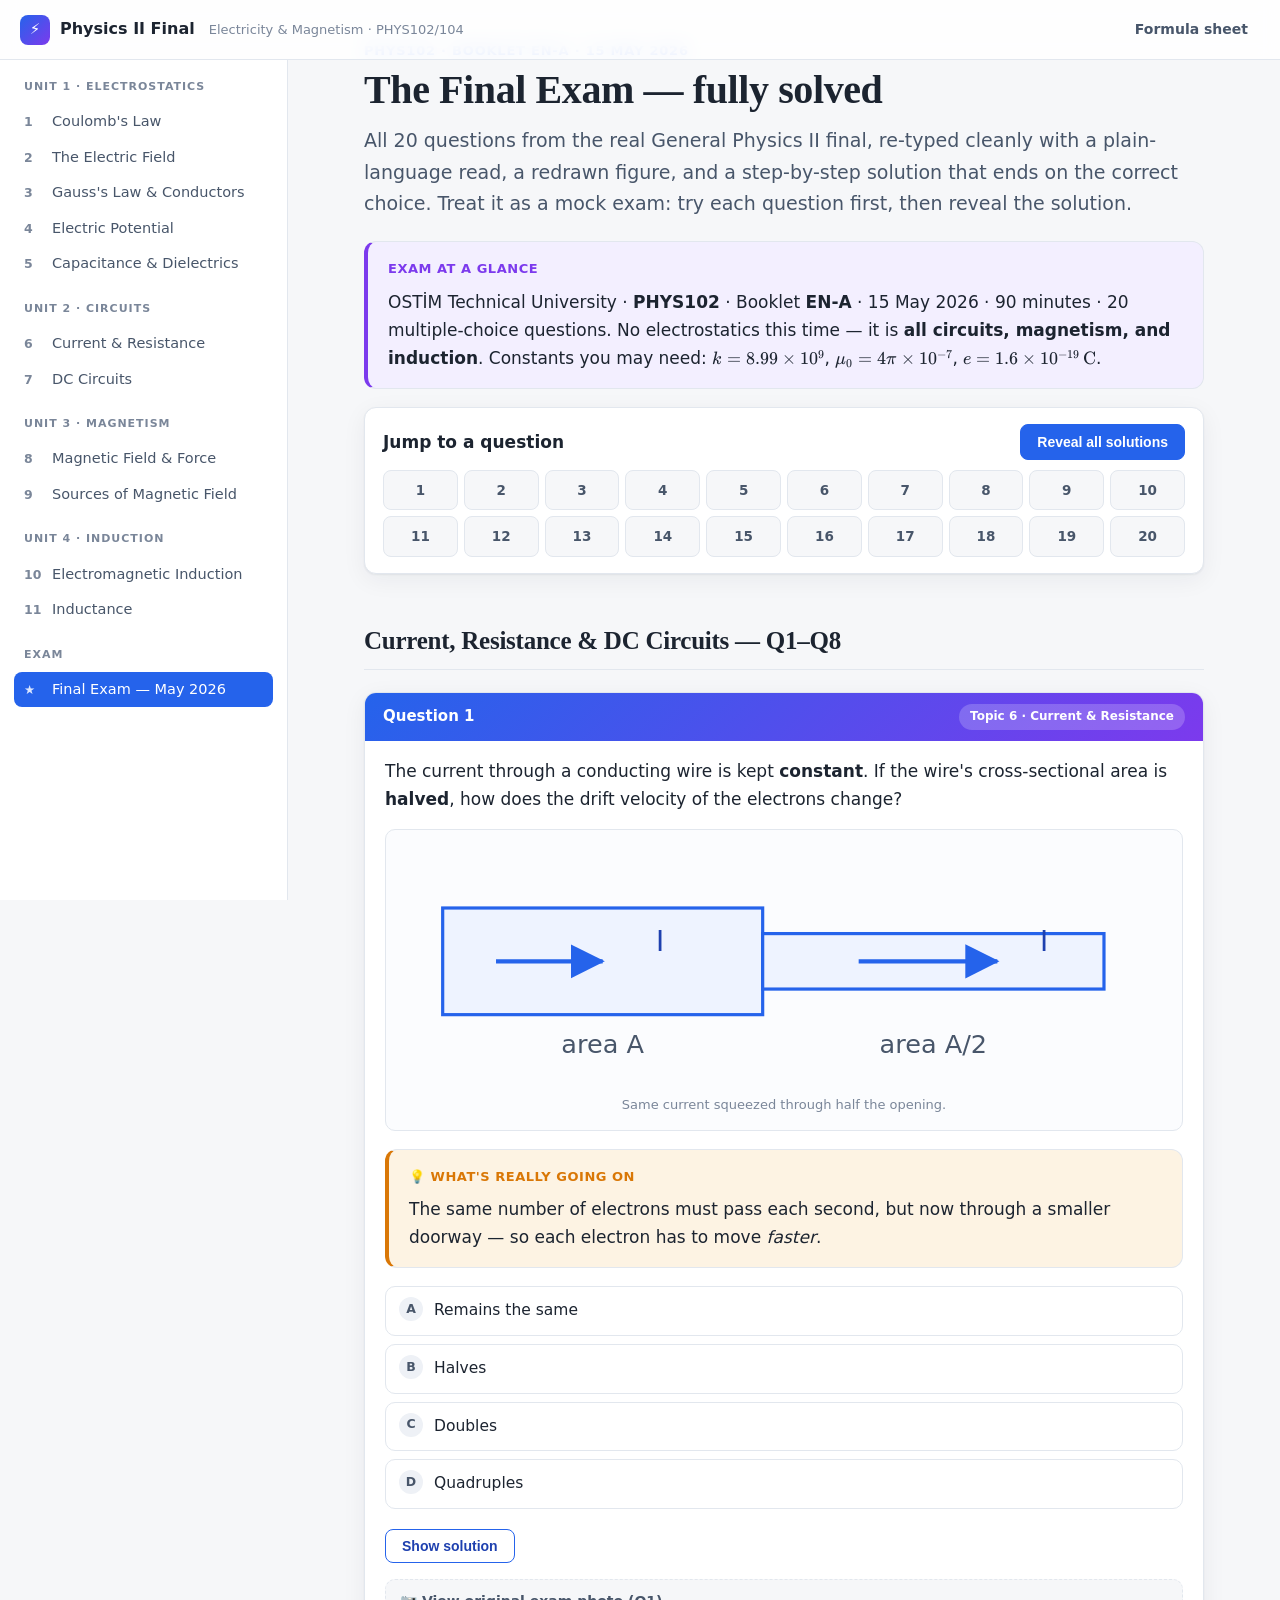
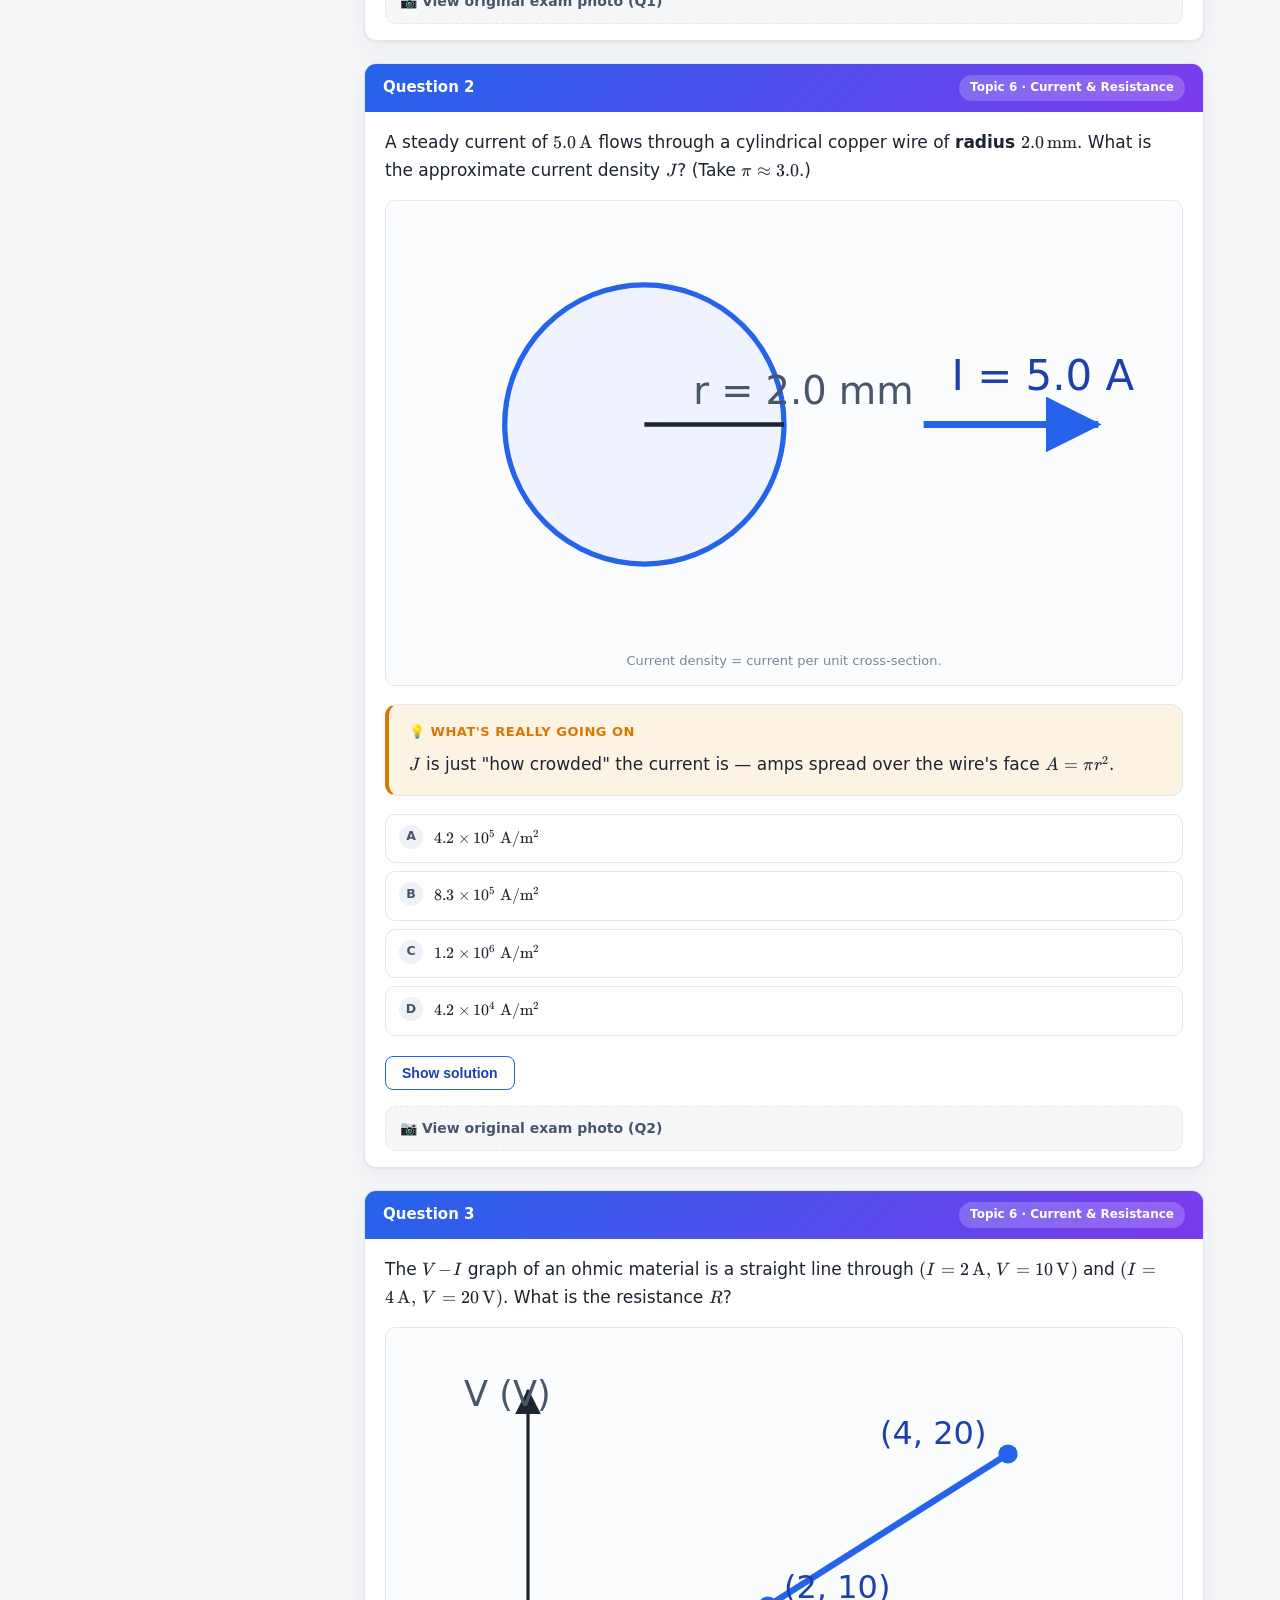
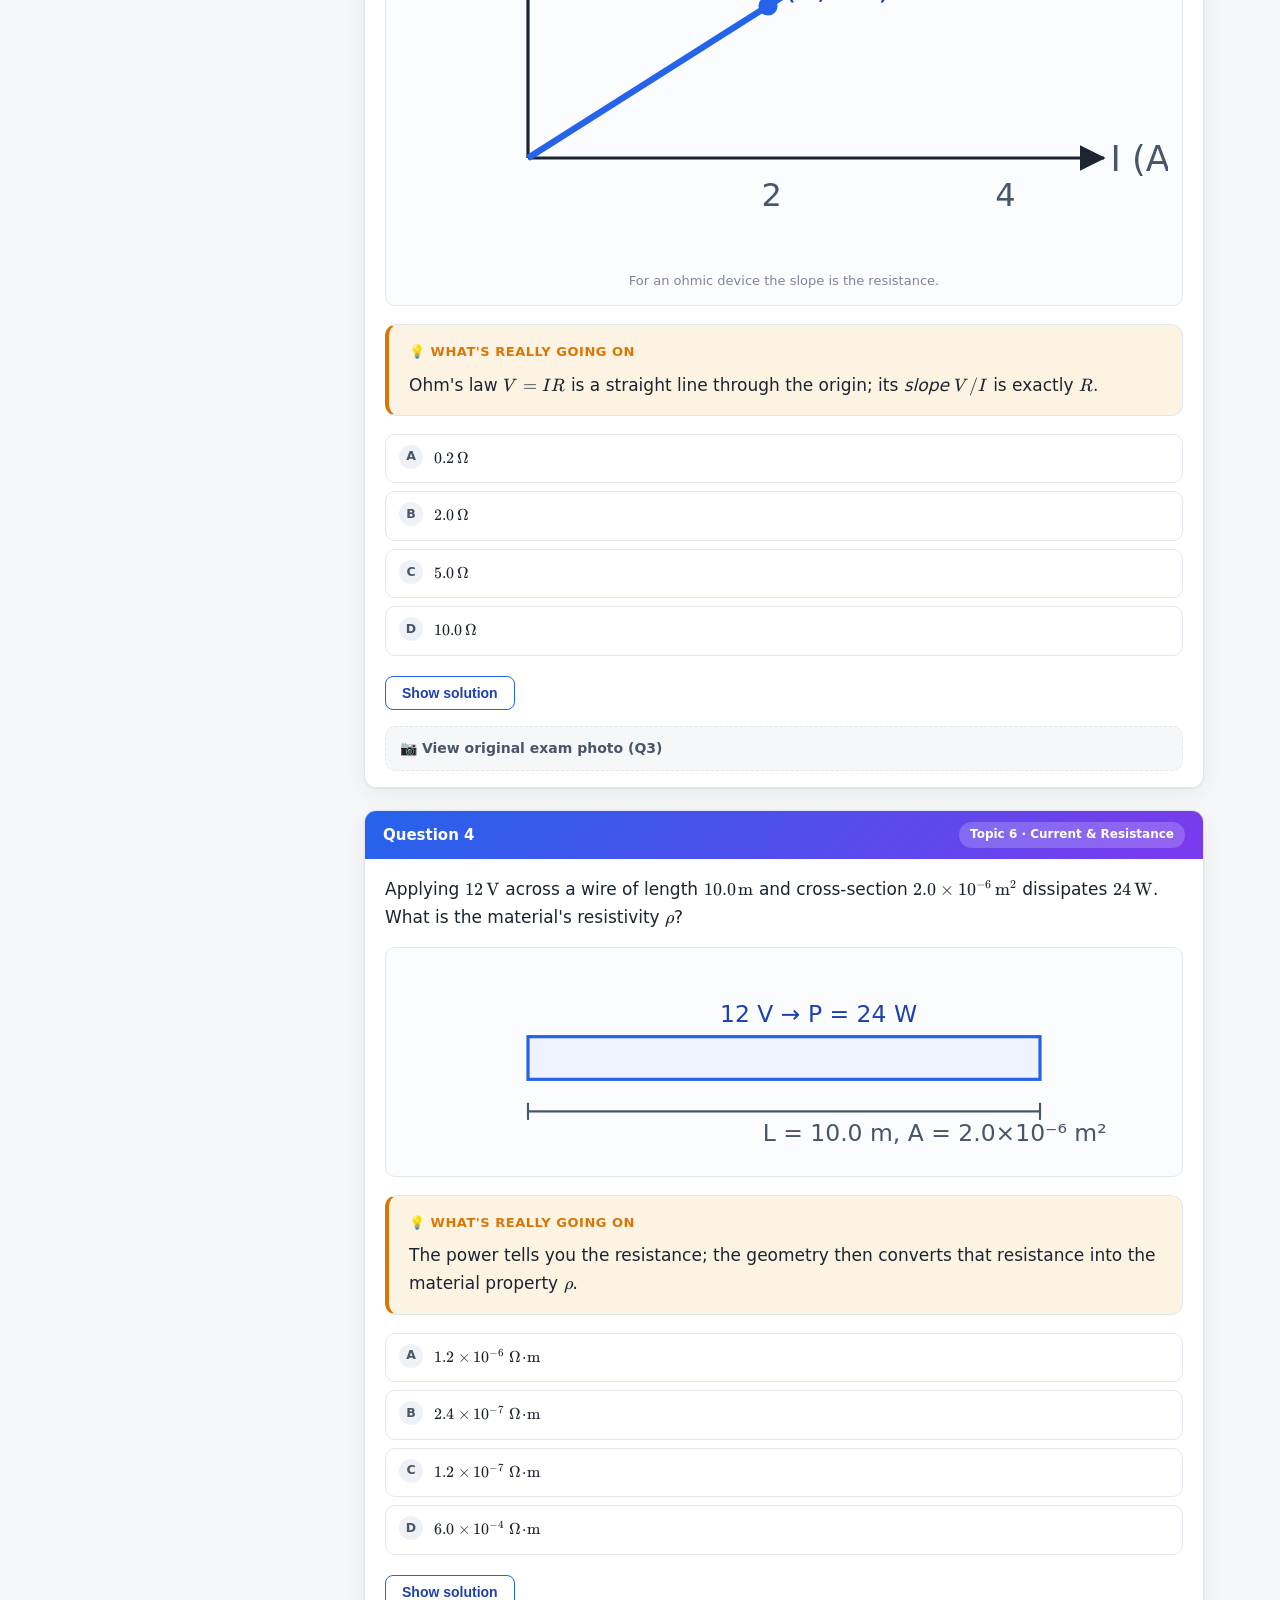
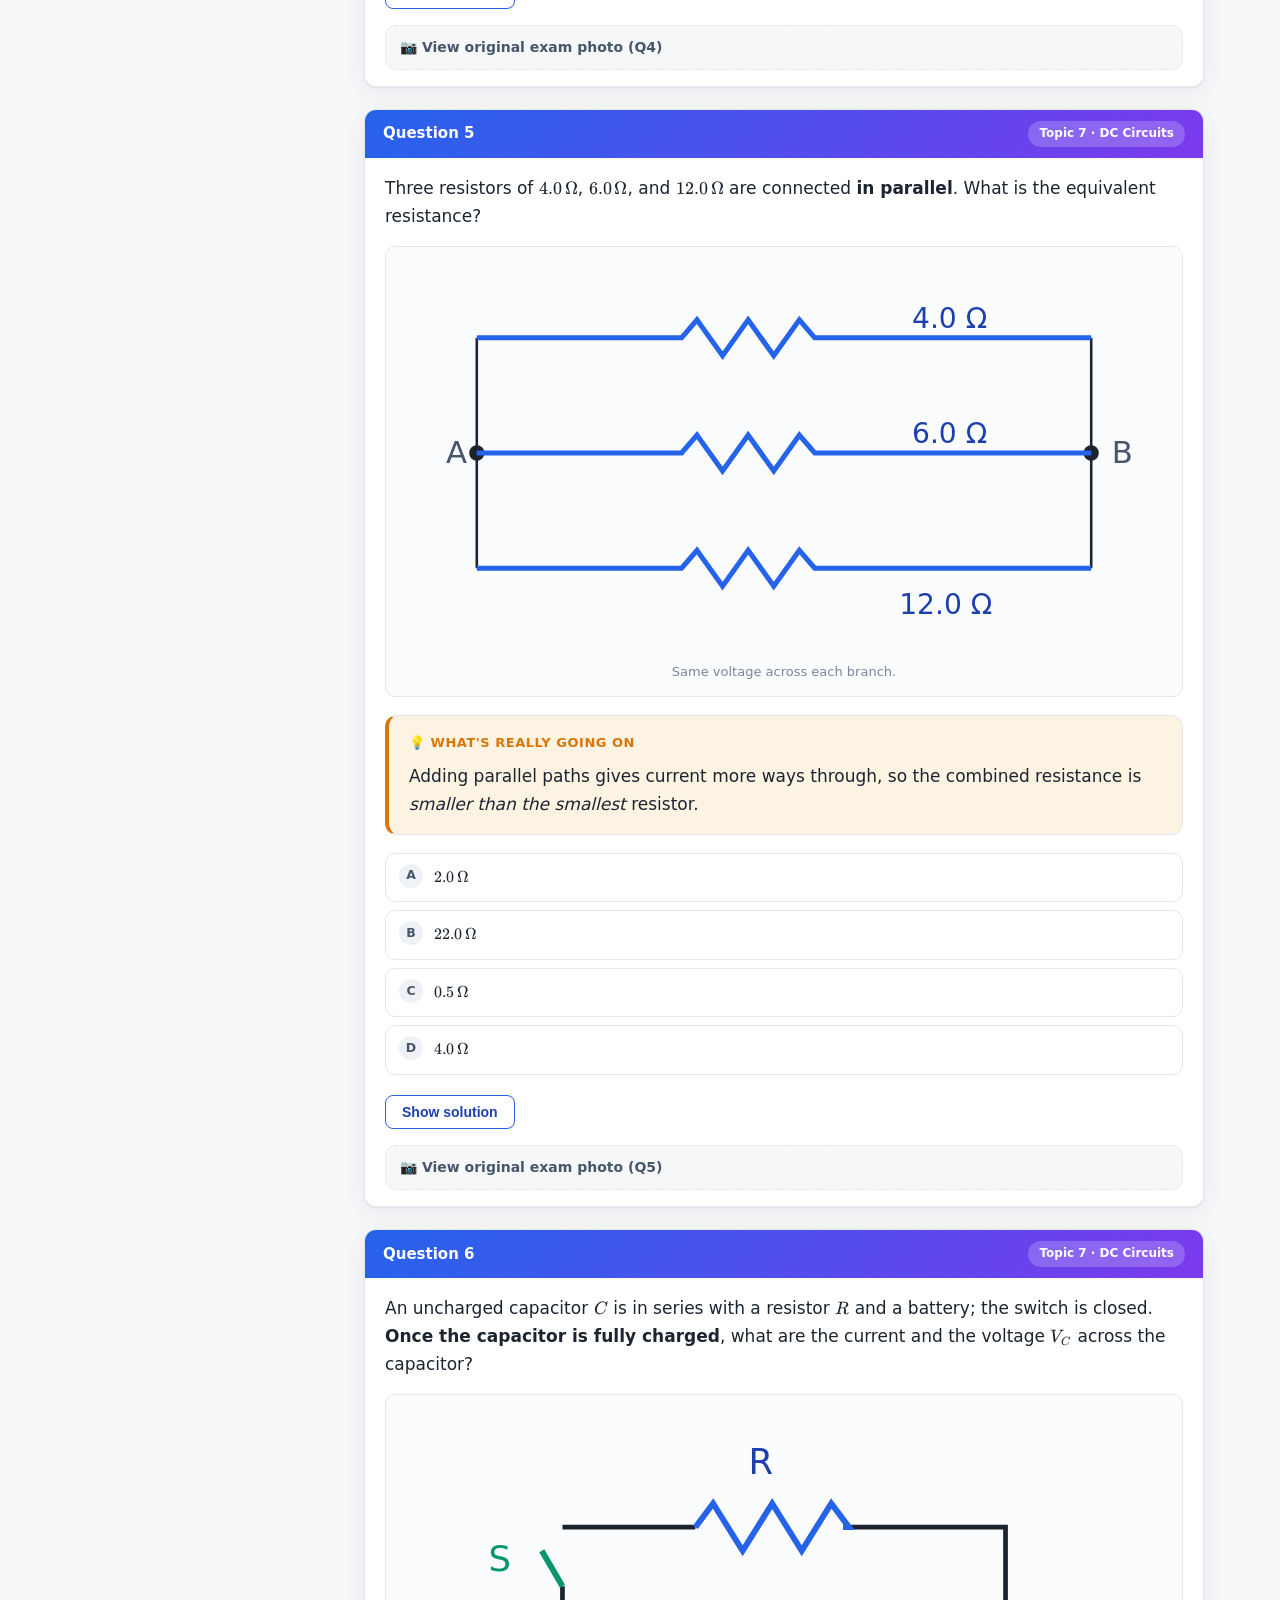
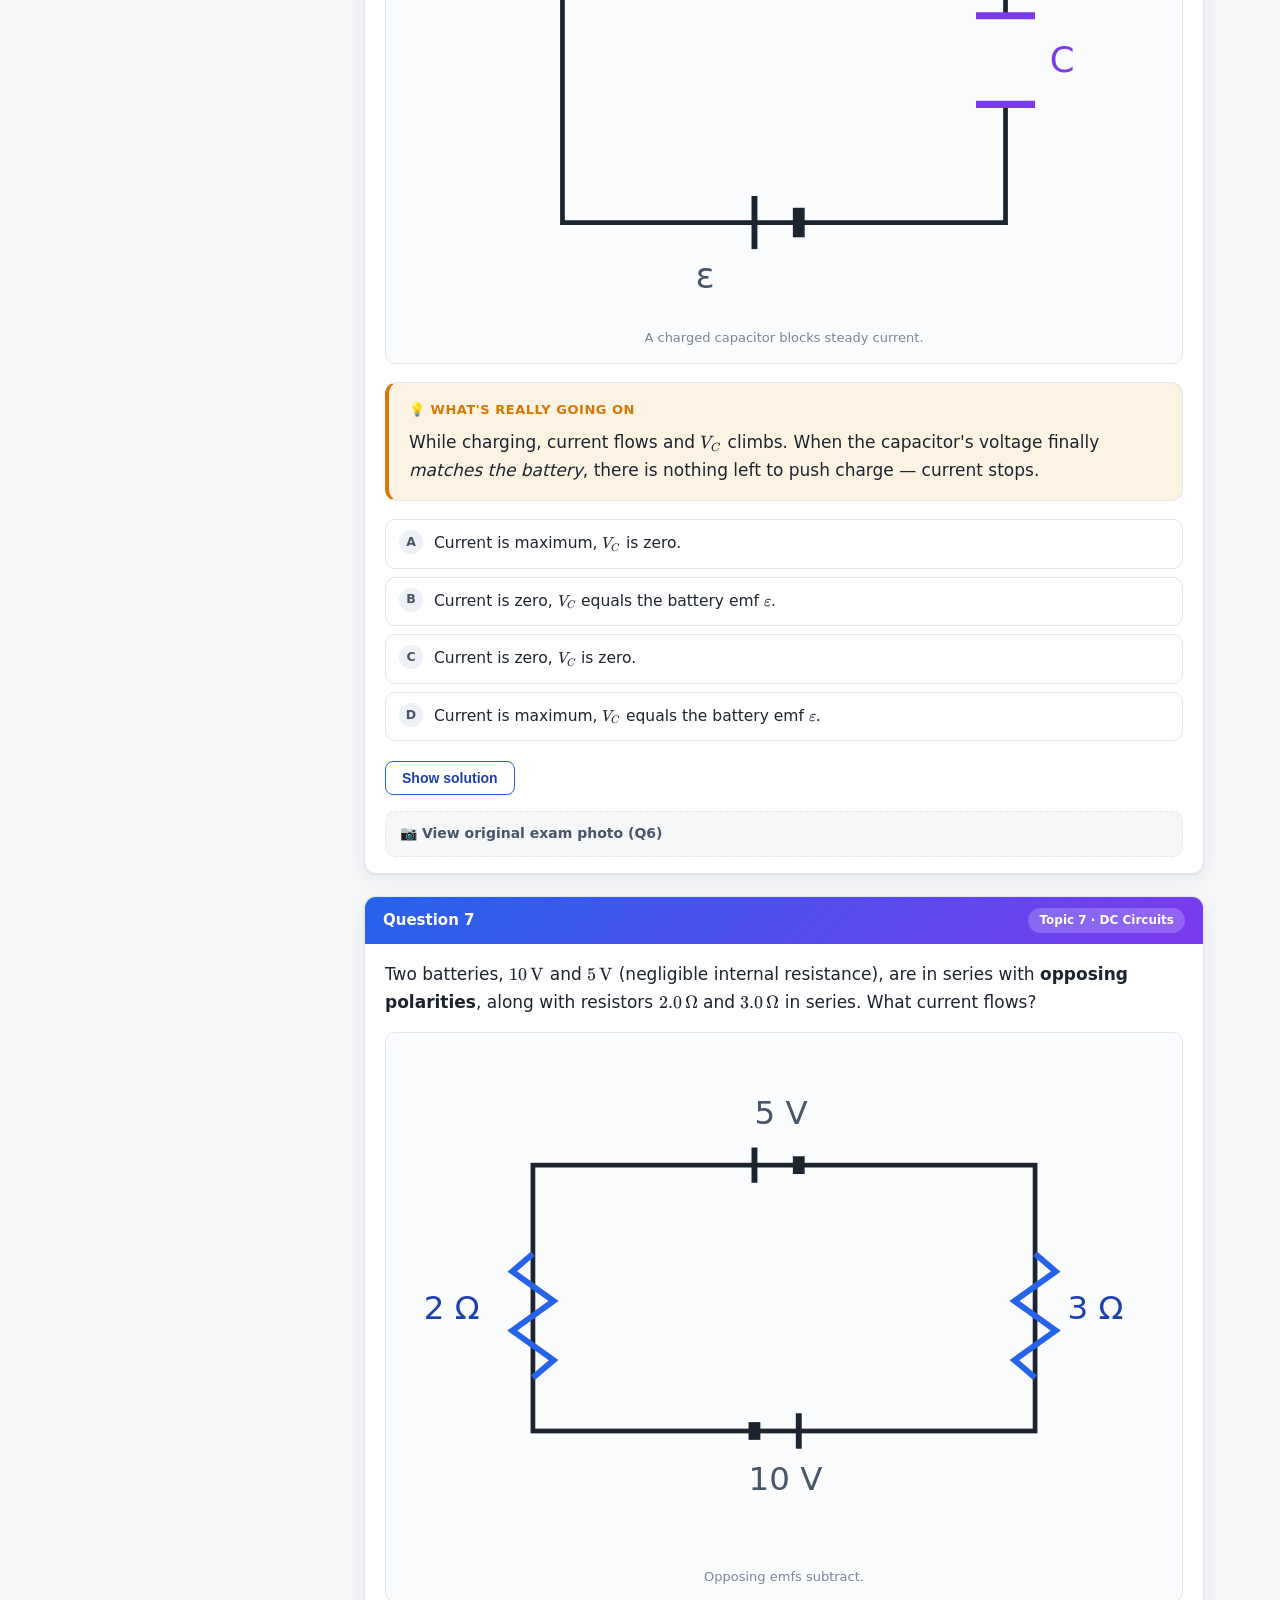
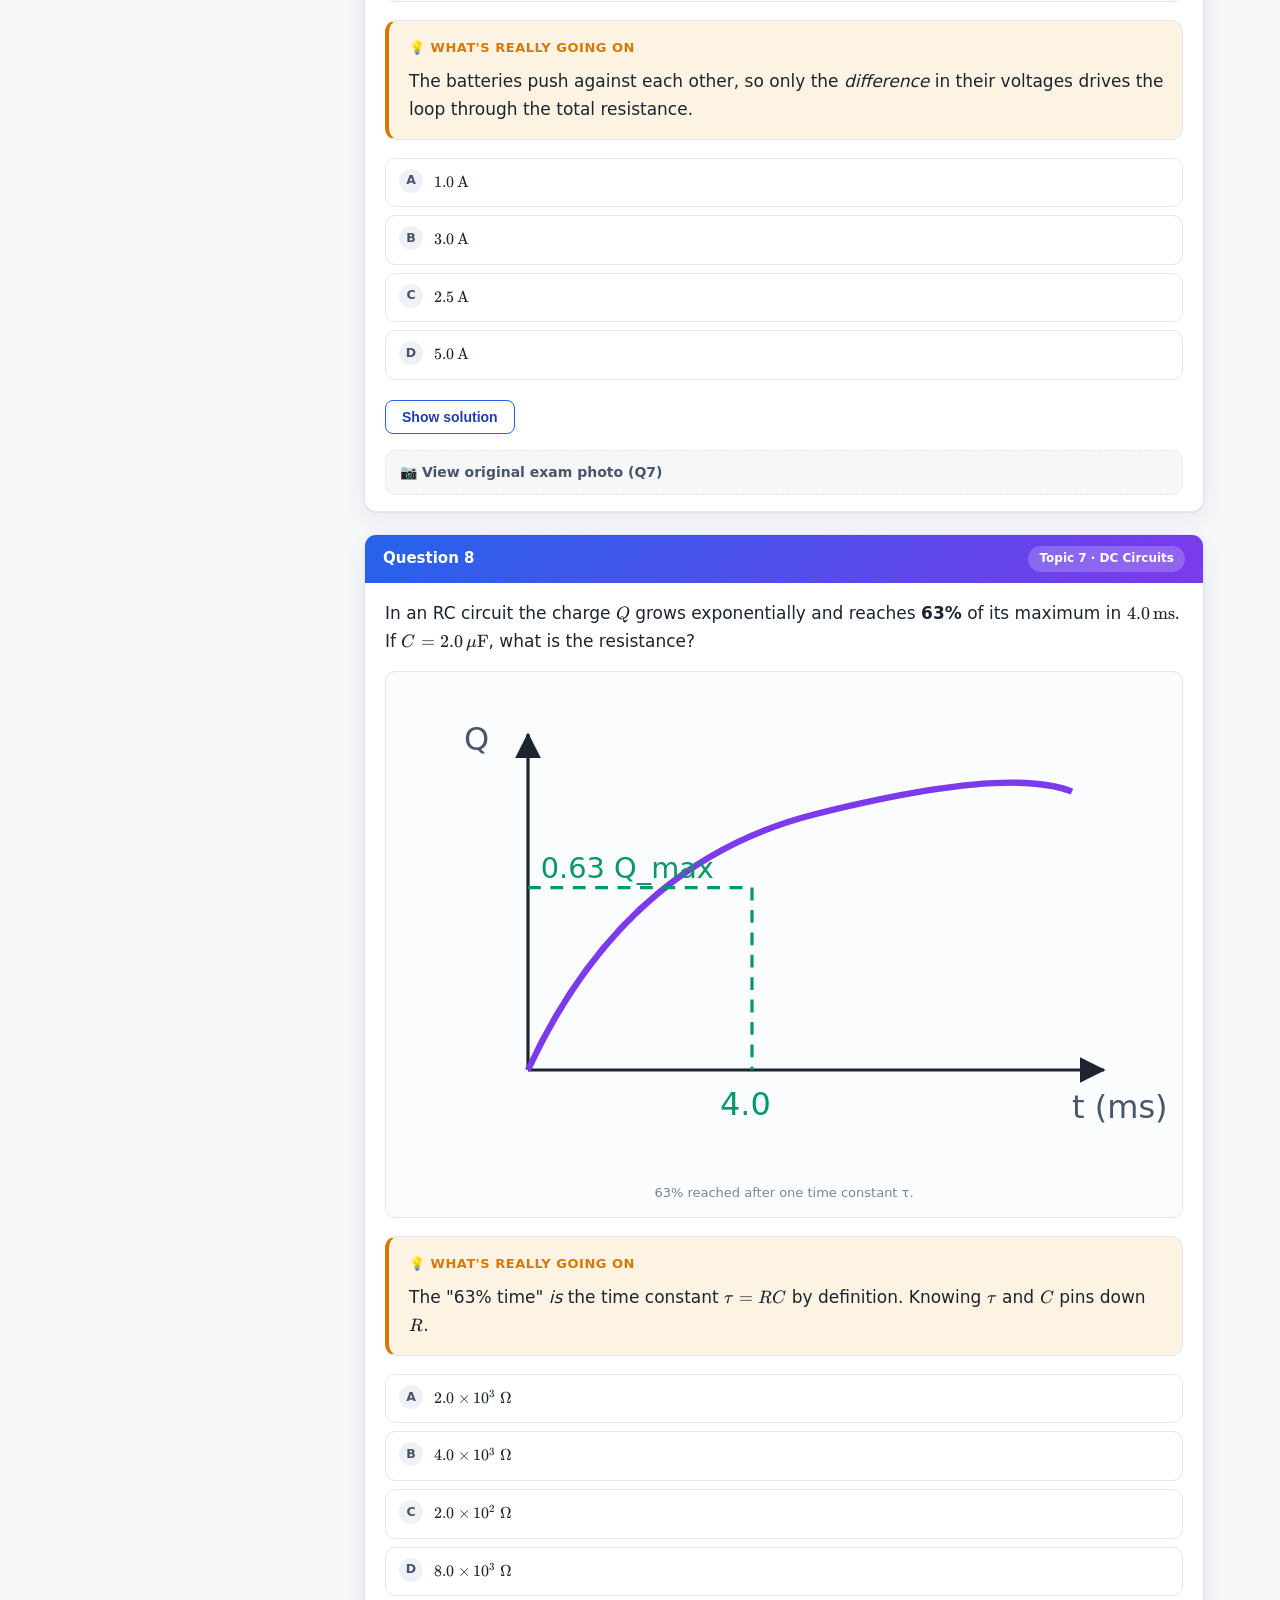
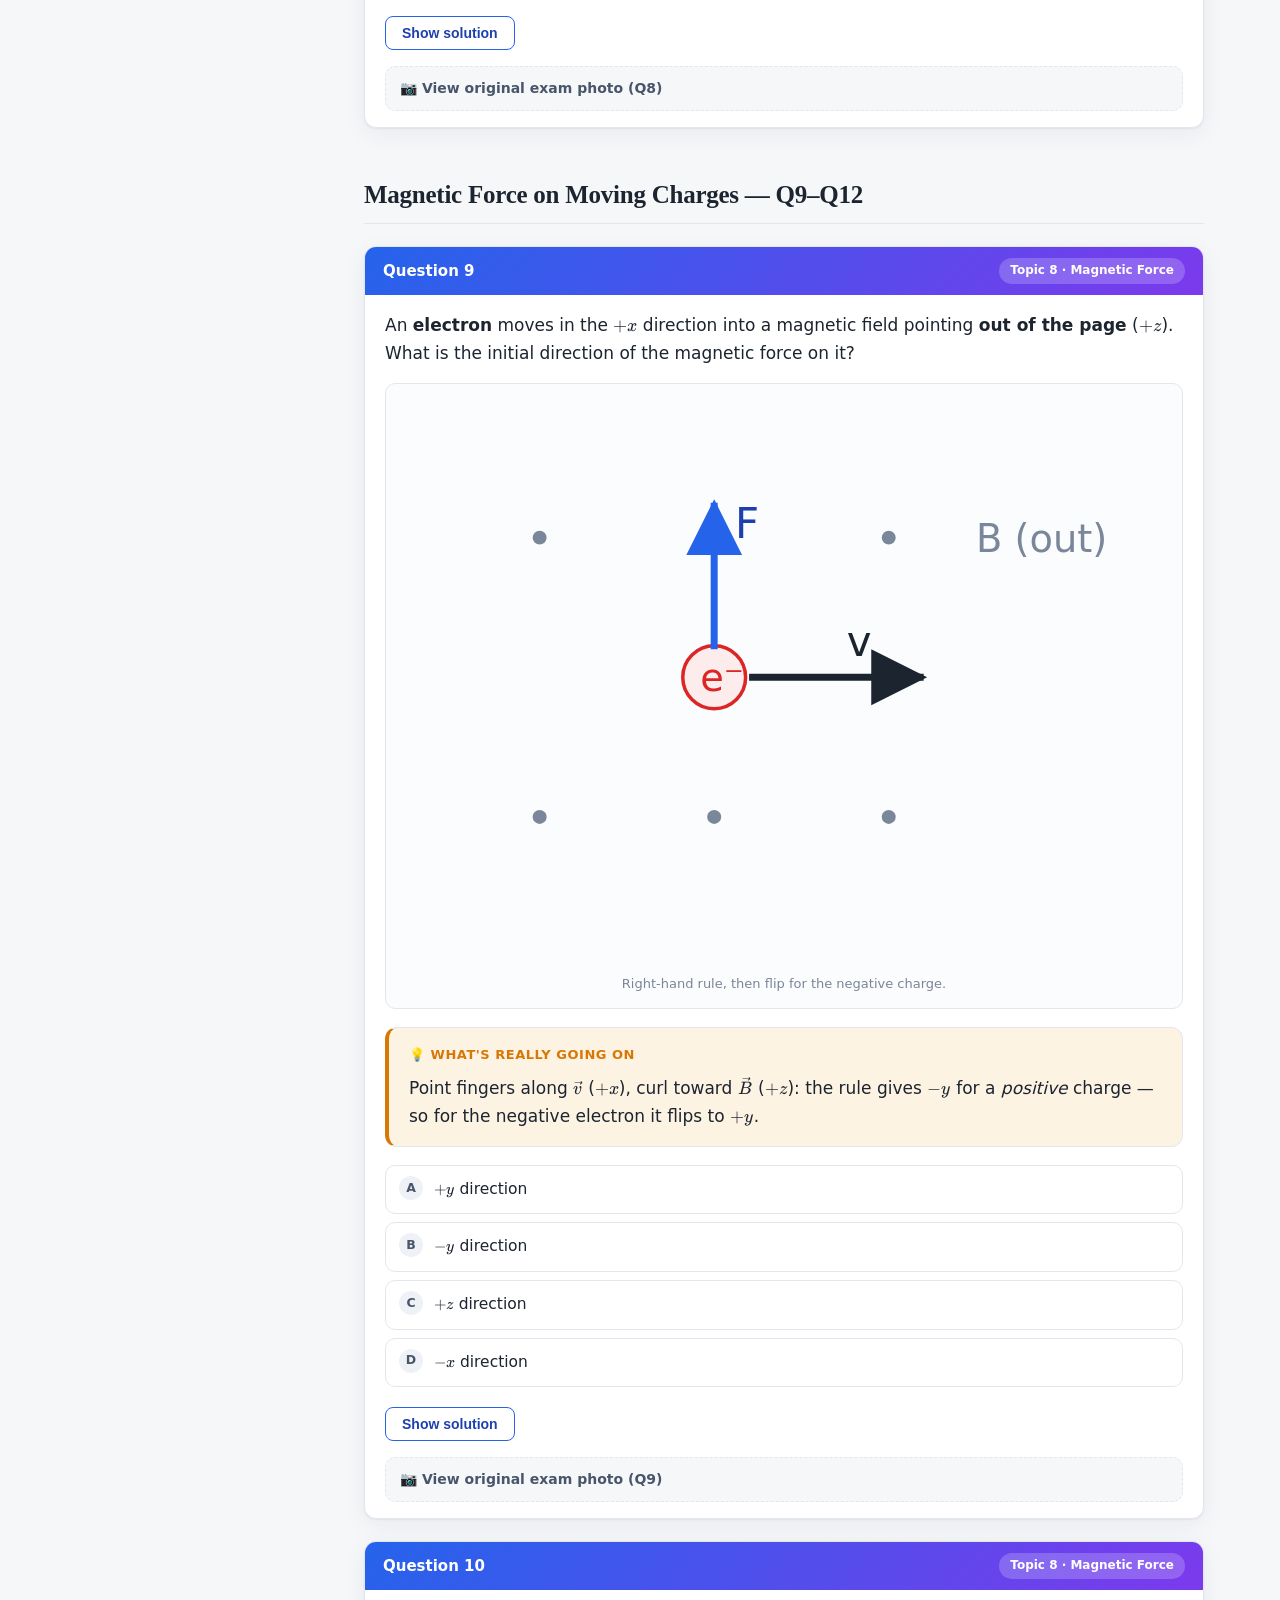
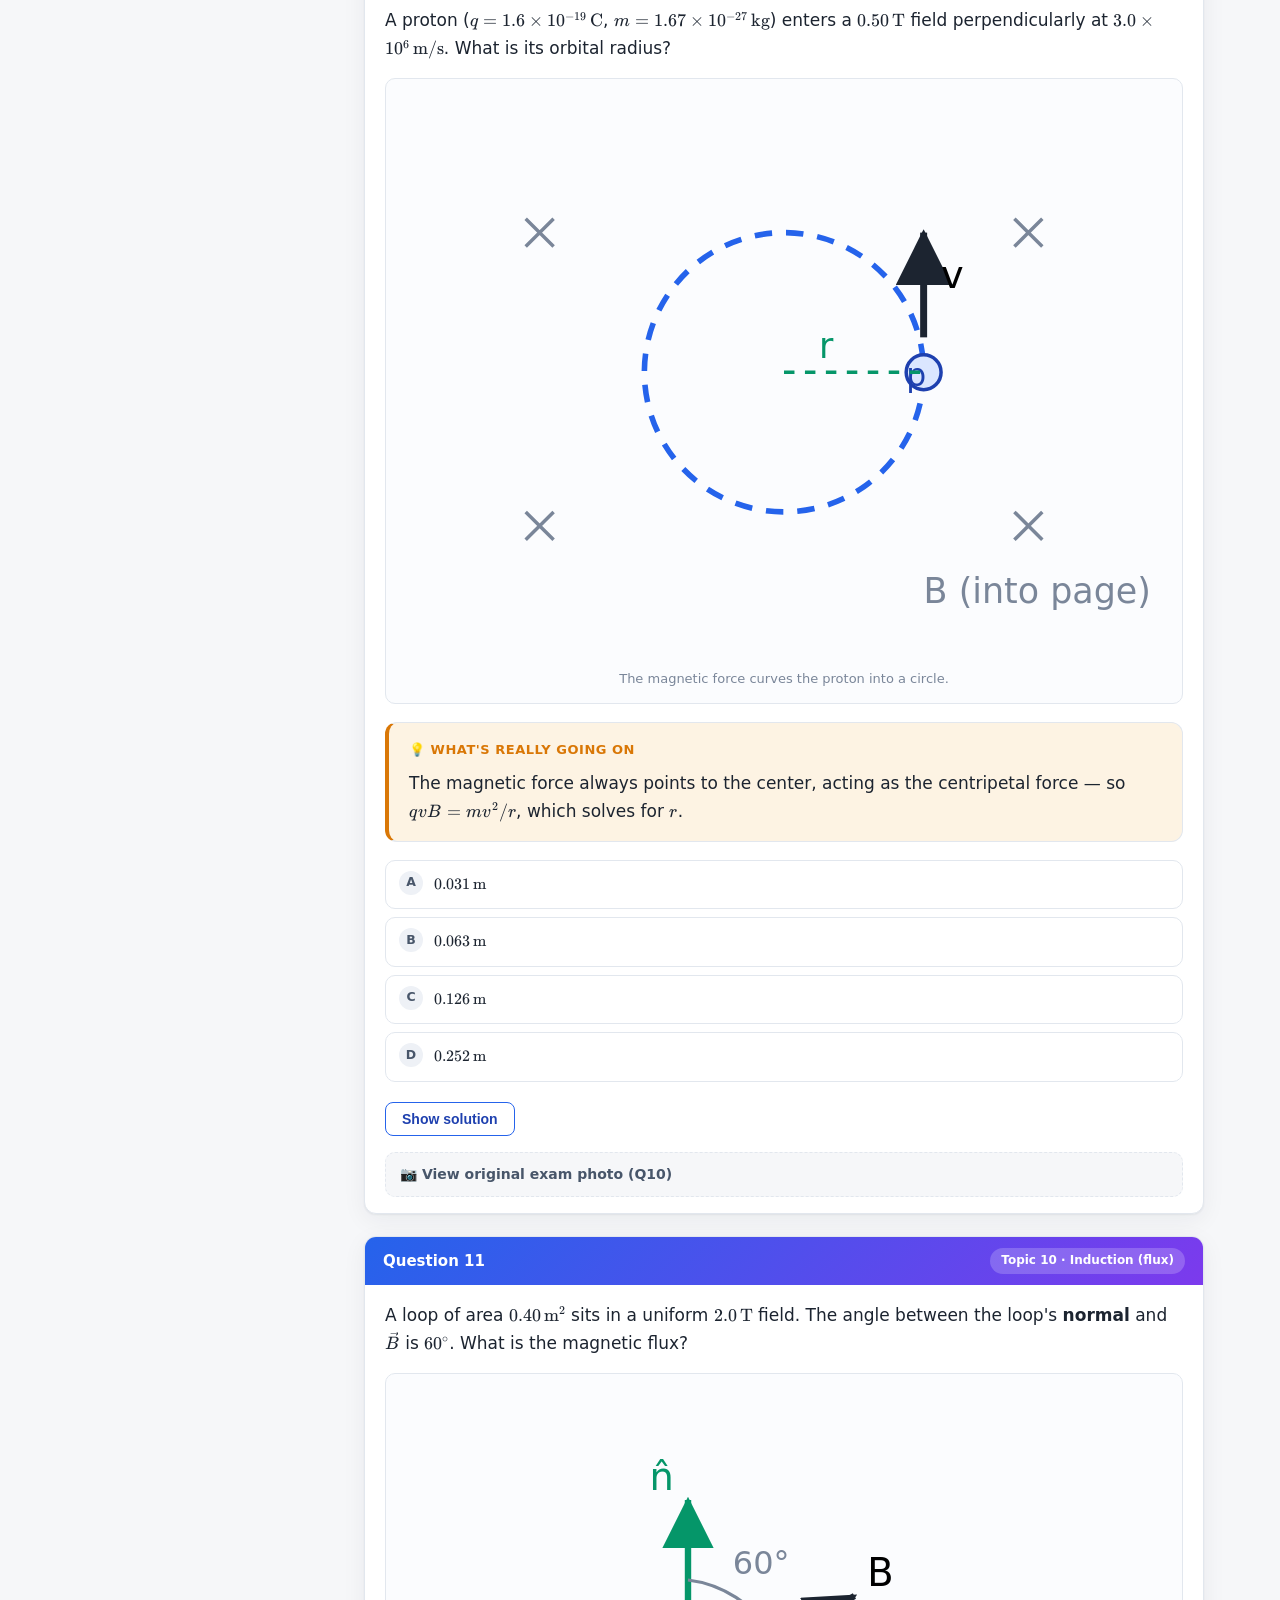
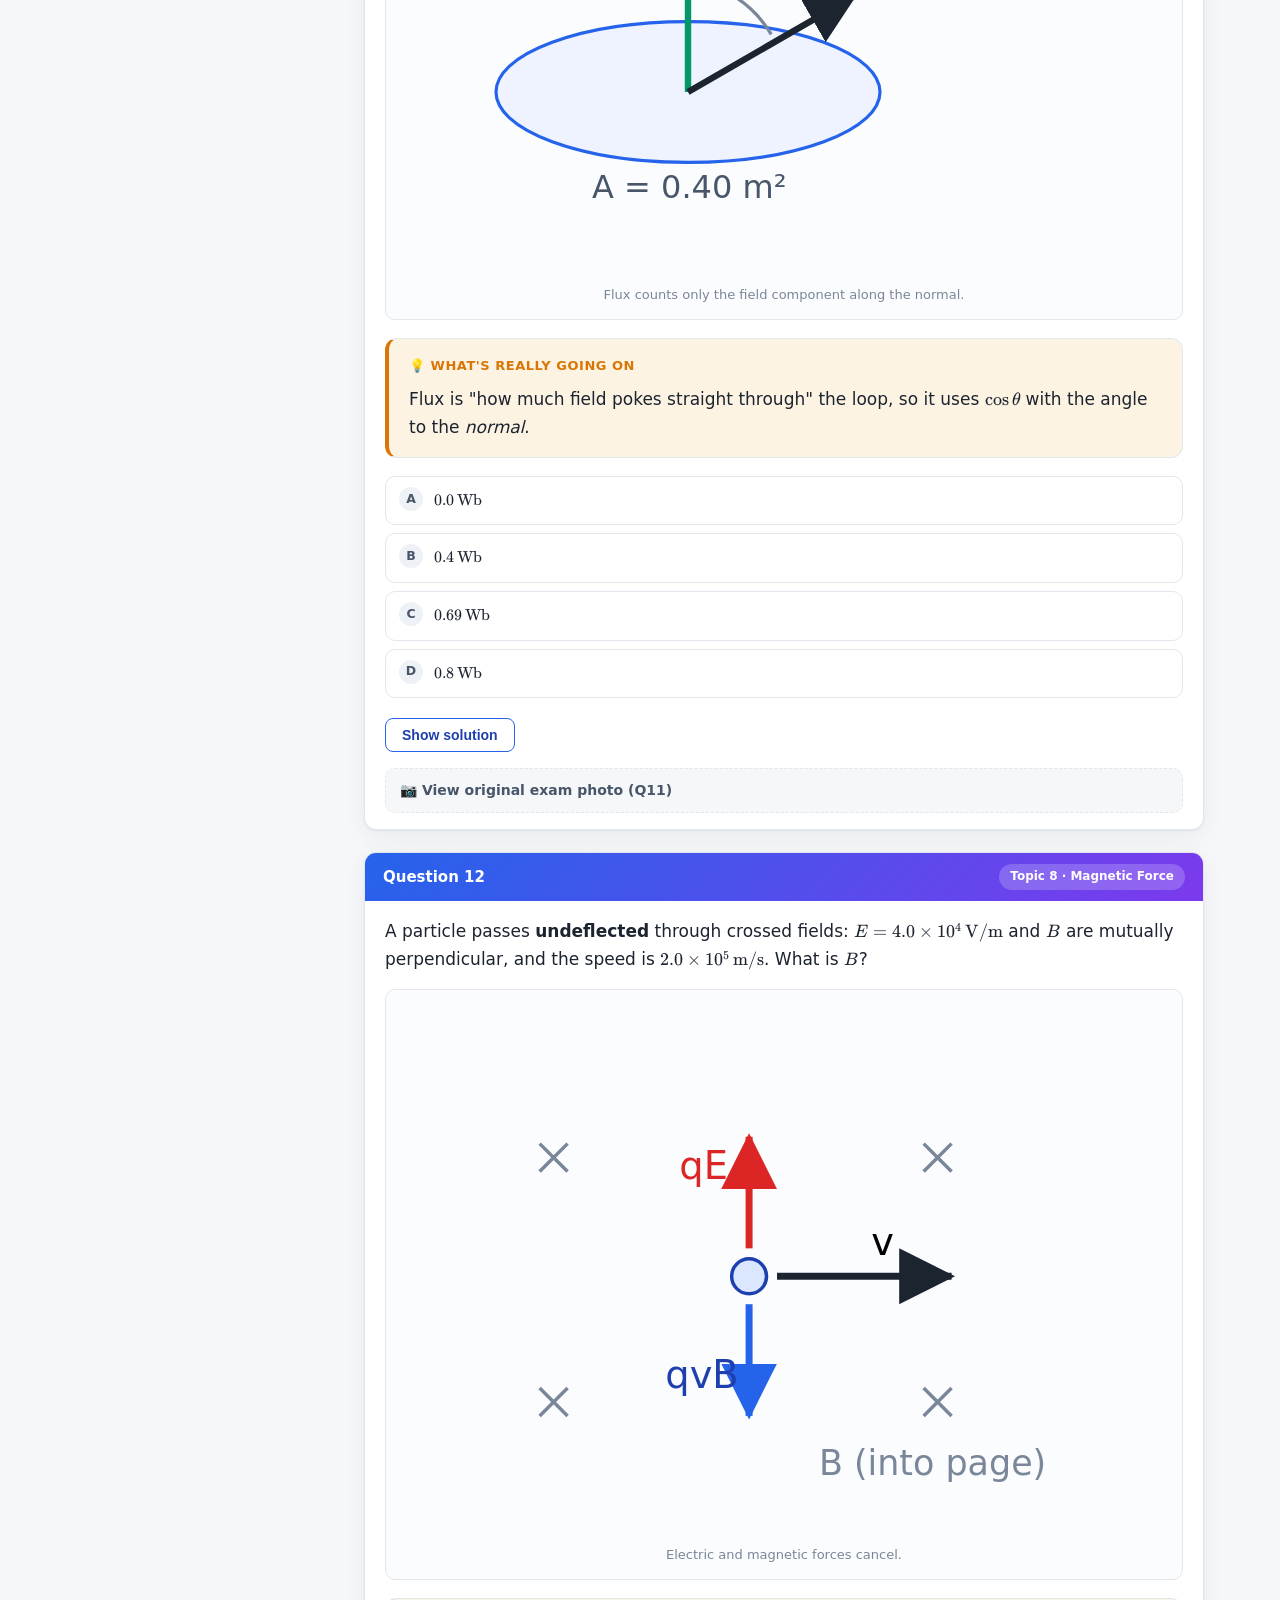
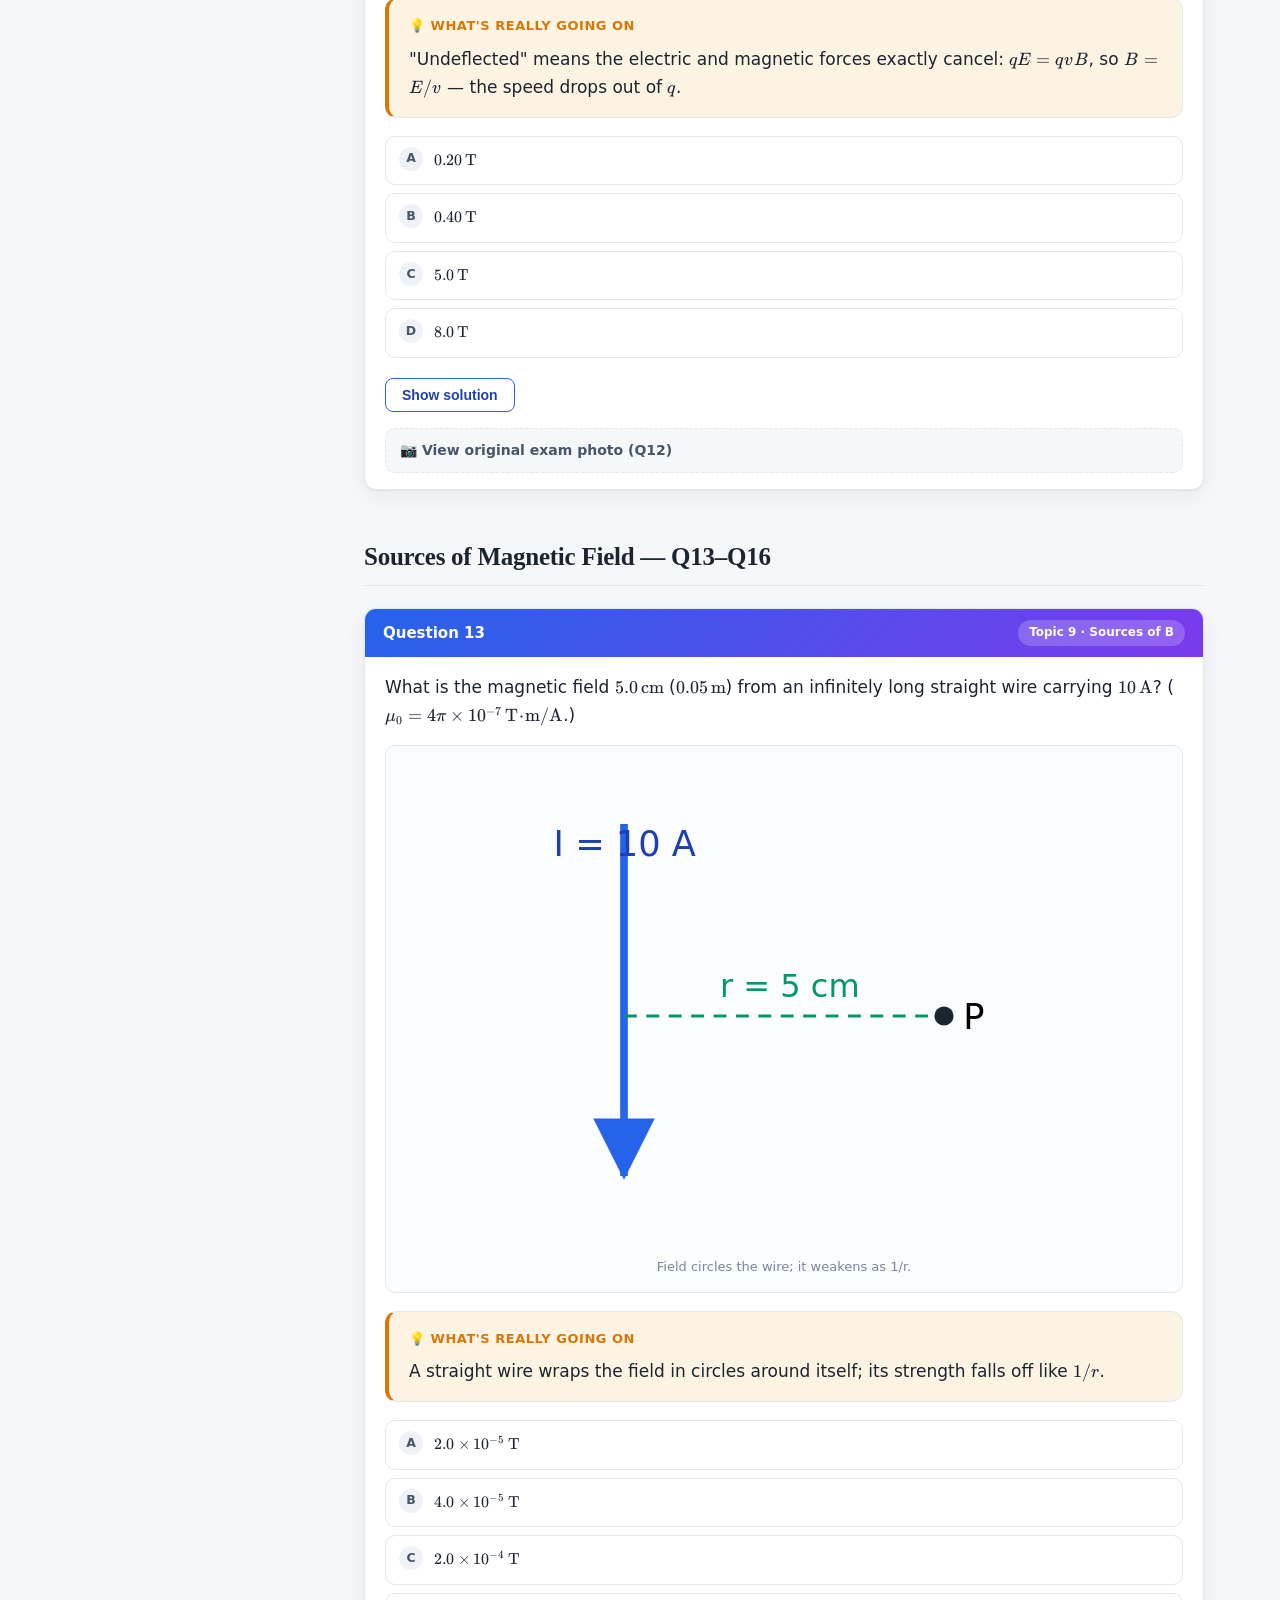
<file: topics/final-exam.html>
<!DOCTYPE html>
<html lang="en">
<head>
<meta charset="UTF-8">
<meta name="viewport" content="width=device-width, initial-scale=1">
<title>Final Exam (Solved) — Physics II Final</title>
<link rel="stylesheet" href="../assets/katex/katex.min.css">
<link rel="stylesheet" href="../assets/style.css">
</head>
<body data-root="../" data-topic="final-exam">

<main class="content">
<div class="page">

  <p class="eyebrow">PHYS102 · Booklet EN-A · 15 May 2026</p>
  <h1>The Final Exam — fully solved</h1>
  <p class="lead">All 20 questions from the real General Physics II final, re-typed cleanly with a plain-language read, a redrawn figure, and a step-by-step solution that ends on the correct choice. Treat it as a mock exam: try each question first, then reveal the solution.</p>

  <div class="callout note">
    <p class="c-head">Exam at a glance</p>
    <p>OSTİM Technical University · <strong>PHYS102</strong> · Booklet <strong>EN-A</strong> · 15&nbsp;May&nbsp;2026 · 90&nbsp;minutes · 20 multiple-choice questions. No electrostatics this time — it is <strong>all circuits, magnetism, and induction</strong>. Constants you may need: $k=8.99\times10^{9}$, $\mu_0=4\pi\times10^{-7}$, $e=1.6\times10^{-19}\,\mathrm C$.</p>
  </div>

  <div class="exam-toolbar">
    <div class="tb-row">
      <p>Jump to a question</p>
      <button class="reveal-all" id="reveal-all">Reveal all solutions</button>
    </div>
    <div class="qjump">
      <a href="#q1">1</a><a href="#q2">2</a><a href="#q3">3</a><a href="#q4">4</a><a href="#q5">5</a>
      <a href="#q6">6</a><a href="#q7">7</a><a href="#q8">8</a><a href="#q9">9</a><a href="#q10">10</a>
      <a href="#q11">11</a><a href="#q12">12</a><a href="#q13">13</a><a href="#q14">14</a><a href="#q15">15</a>
      <a href="#q16">16</a><a href="#q17">17</a><a href="#q18">18</a><a href="#q19">19</a><a href="#q20">20</a>
    </div>
  </div>

  <!-- shared arrowhead markers for all diagrams -->
  <svg width="0" height="0" style="position:absolute" aria-hidden="true"><defs>
    <marker id="ah"  markerWidth="9" markerHeight="9" refX="7.5" refY="4" orient="auto"><path d="M0,0 L8,4 L0,8 Z" fill="#1c2430"/></marker>
    <marker id="ahb" markerWidth="9" markerHeight="9" refX="7.5" refY="4" orient="auto"><path d="M0,0 L8,4 L0,8 Z" fill="#2563eb"/></marker>
    <marker id="ahg" markerWidth="9" markerHeight="9" refX="7.5" refY="4" orient="auto"><path d="M0,0 L8,4 L0,8 Z" fill="#059669"/></marker>
    <marker id="ahr" markerWidth="9" markerHeight="9" refX="7.5" refY="4" orient="auto"><path d="M0,0 L8,4 L0,8 Z" fill="#dc2626"/></marker>
  </defs></svg>

  <!-- ===================== UNIT A: CIRCUITS ===================== -->
  <h2>Current, Resistance &amp; DC Circuits — Q1–Q8</h2>

  <!-- Q1 -->
  <article class="exam-q" id="q1">
    <div class="eq-head"><span class="eq-n">Question 1</span><a class="eq-topic" href="06-current-resistance.html">Topic 6 · Current &amp; Resistance</a></div>
    <div class="eq-body">
      <p>The current through a conducting wire is kept <strong>constant</strong>. If the wire's cross-sectional area is <strong>halved</strong>, how does the drift velocity of the electrons change?</p>
      <div class="figure"><svg viewBox="0 0 360 110" role="img" aria-label="Wire narrowing from area A to area A/2">
        <rect x="20" y="30" width="150" height="50" fill="#eef3ff" stroke="#2563eb" stroke-width="1.5"/>
        <rect x="170" y="42" width="160" height="26" fill="#eef3ff" stroke="#2563eb" stroke-width="1.5"/>
        <text x="95" y="98" text-anchor="middle" font-size="12" fill="#48566a">area A</text>
        <text x="250" y="98" text-anchor="middle" font-size="12" fill="#48566a">area A/2</text>
        <line x1="45" y1="55" x2="95" y2="55" stroke="#2563eb" stroke-width="2" marker-end="url(#ahb)"/>
        <line x1="215" y1="55" x2="280" y2="55" stroke="#2563eb" stroke-width="2" marker-end="url(#ahb)"/>
        <text x="120" y="50" font-size="13" fill="#1e40af">I</text>
        <text x="300" y="50" font-size="13" fill="#1e40af">I</text>
      </svg><span class="cap">Same current squeezed through half the opening.</span></div>
      <div class="callout intuition"><p class="c-head">💡 What's really going on</p><p>The same number of electrons must pass each second, but now through a smaller doorway — so each electron has to move <em>faster</em>.</p></div>
      <ol class="choices"><li>Remains the same</li><li>Halves</li><li class="correct">Doubles</li><li>Quadruples</li></ol>
      <button class="solution-toggle">Show solution</button>
      <div class="solution">
        <div class="step"><span class="step-label">Step 1 — the link</span><p>Current is $I=nqA v_\text{d}$, where $n$ (electron density) and $q$ are fixed for copper.</p></div>
        <div class="step"><span class="step-label">Step 2 — hold I constant</span><p>So $A\,v_\text{d}=\text{constant}$. They trade off inversely.</p></div>
        <div class="step"><span class="step-label">Step 3 — halve the area</span><p>$A\to\tfrac12 A \Rightarrow v_\text{d}\to 2v_\text{d}$.</p></div>
        <span class="answer"><span class="a-label">Answer — C</span>The drift velocity <strong>doubles</strong>.</span>
        <p class="why"><b>Why:</b> in $I=nqAv_\text{d}$ with $I$ fixed, area and drift speed are inversely proportional.</p>
      </div>
      <details class="original"><summary>View original exam photo (Q1)</summary><p class="scan-note">Cover page + Question 1.</p><img src="../assets/exam/q01-cover.jpg" alt="Original scan, Question 1"></details>
    </div>
  </article>

  <!-- Q2 -->
  <article class="exam-q" id="q2">
    <div class="eq-head"><span class="eq-n">Question 2</span><a class="eq-topic" href="06-current-resistance.html">Topic 6 · Current &amp; Resistance</a></div>
    <div class="eq-body">
      <p>A steady current of $5.0\,\mathrm A$ flows through a cylindrical copper wire of <strong>radius $2.0\,\mathrm{mm}$</strong>. What is the approximate current density $J$? (Take $\pi\approx3.0$.)</p>
      <div class="figure"><svg viewBox="0 0 220 120" role="img" aria-label="Wire cross-section, radius 2 mm">
        <circle cx="70" cy="60" r="40" fill="#eef3ff" stroke="#2563eb" stroke-width="1.5"/>
        <line x1="70" y1="60" x2="110" y2="60" stroke="#1c2430" stroke-width="1.3"/>
        <text x="84" y="54" font-size="11" fill="#48566a">r = 2.0 mm</text>
        <line x1="150" y1="60" x2="200" y2="60" stroke="#2563eb" stroke-width="2" marker-end="url(#ahb)"/>
        <text x="158" y="50" font-size="12" fill="#1e40af">I = 5.0 A</text>
      </svg><span class="cap">Current density = current per unit cross-section.</span></div>
      <div class="callout intuition"><p class="c-head">💡 What's really going on</p><p>$J$ is just "how crowded" the current is — amps spread over the wire's face $A=\pi r^2$.</p></div>
      <ol class="choices"><li class="correct">$4.2\times10^{5}\ \mathrm{A/m^2}$</li><li>$8.3\times10^{5}\ \mathrm{A/m^2}$</li><li>$1.2\times10^{6}\ \mathrm{A/m^2}$</li><li>$4.2\times10^{4}\ \mathrm{A/m^2}$</li></ol>
      <button class="solution-toggle">Show solution</button>
      <div class="solution">
        <div class="step"><span class="step-label">Step 1 — area</span><p>$A=\pi r^2=3.0\,(2.0\times10^{-3})^2=1.2\times10^{-5}\,\mathrm{m^2}$.</p></div>
        <div class="step"><span class="step-label">Step 2 — divide</span><p>$J=\dfrac{I}{A}=\dfrac{5.0}{1.2\times10^{-5}}\approx4.2\times10^{5}\,\mathrm{A/m^2}$.</p></div>
        <span class="answer"><span class="a-label">Answer — A</span>$J\approx4.2\times10^{5}\,\mathrm{A/m^2}$</span>
        <p class="why"><b>Why:</b> $J=I/A$ with $A=\pi r^2$; convert mm → m first.</p>
      </div>
      <details class="original"><summary>View original exam photo (Q2)</summary><p class="scan-note">Page with Questions 2–5.</p><img src="../assets/exam/q02-05.jpg" alt="Original scan, Questions 2-5"></details>
    </div>
  </article>

  <!-- Q3 -->
  <article class="exam-q" id="q3">
    <div class="eq-head"><span class="eq-n">Question 3</span><a class="eq-topic" href="06-current-resistance.html">Topic 6 · Current &amp; Resistance</a></div>
    <div class="eq-body">
      <p>The $V\!-\!I$ graph of an ohmic material is a straight line through $(I=2\,\mathrm A,\,V=10\,\mathrm V)$ and $(I=4\,\mathrm A,\,V=20\,\mathrm V)$. What is the resistance $R$?</p>
      <div class="figure"><svg viewBox="0 0 240 160" role="img" aria-label="Linear V versus I graph">
        <line x1="40" y1="130" x2="220" y2="130" stroke="#1c2430" marker-end="url(#ah)"/>
        <line x1="40" y1="130" x2="40" y2="15" stroke="#1c2430" marker-end="url(#ah)"/>
        <text x="222" y="134" font-size="11" fill="#48566a">I (A)</text>
        <text x="20" y="20" font-size="11" fill="#48566a">V (V)</text>
        <line x1="40" y1="130" x2="190" y2="35" stroke="#2563eb" stroke-width="2"/>
        <circle cx="115" cy="82.5" r="3" fill="#2563eb"/><text x="120" y="80" font-size="10" fill="#1e40af">(2, 10)</text>
        <circle cx="190" cy="35" r="3" fill="#2563eb"/><text x="150" y="32" font-size="10" fill="#1e40af">(4, 20)</text>
        <text x="113" y="145" font-size="10" fill="#48566a">2</text><text x="186" y="145" font-size="10" fill="#48566a">4</text>
      </svg><span class="cap">For an ohmic device the slope is the resistance.</span></div>
      <div class="callout intuition"><p class="c-head">💡 What's really going on</p><p>Ohm's law $V=IR$ is a straight line through the origin; its <em>slope</em> $V/I$ is exactly $R$.</p></div>
      <ol class="choices"><li>$0.2\,\Omega$</li><li>$2.0\,\Omega$</li><li class="correct">$5.0\,\Omega$</li><li>$10.0\,\Omega$</li></ol>
      <button class="solution-toggle">Show solution</button>
      <div class="solution">
        <div class="step"><span class="step-label">Step 1 — slope</span><p>$R=\dfrac{\Delta V}{\Delta I}=\dfrac{20-10}{4-2}=\dfrac{10}{2}$.</p></div>
        <span class="answer"><span class="a-label">Answer — C</span>$R=5.0\,\Omega$</span>
        <p class="why"><b>Why:</b> on a $V$–$I$ plot, resistance = slope $=V/I$.</p>
      </div>
      <details class="original"><summary>View original exam photo (Q3)</summary><p class="scan-note">Page with Questions 2–5.</p><img src="../assets/exam/q02-05.jpg" alt="Original scan, Questions 2-5"></details>
    </div>
  </article>

  <!-- Q4 -->
  <article class="exam-q" id="q4">
    <div class="eq-head"><span class="eq-n">Question 4</span><a class="eq-topic" href="06-current-resistance.html">Topic 6 · Current &amp; Resistance</a></div>
    <div class="eq-body">
      <p>Applying $12\,\mathrm V$ across a wire of length $10.0\,\mathrm m$ and cross-section $2.0\times10^{-6}\,\mathrm{m^2}$ dissipates $24\,\mathrm W$. What is the material's resistivity $\rho$?</p>
      <div class="figure"><svg viewBox="0 0 360 90" role="img" aria-label="Wire with length L and area A across 12 V">
        <rect x="60" y="35" width="240" height="20" fill="#eef3ff" stroke="#2563eb" stroke-width="1.5"/>
        <line x1="60" y1="70" x2="300" y2="70" stroke="#48566a"/>
        <line x1="60" y1="66" x2="60" y2="74" stroke="#48566a"/><line x1="300" y1="66" x2="300" y2="74" stroke="#48566a"/>
        <text x="170" y="84" font-size="11" fill="#48566a">L = 10.0 m,  A = 2.0×10⁻⁶ m²</text>
        <text x="150" y="28" font-size="11" fill="#1e40af">12 V → P = 24 W</text>
      </svg></div>
      <div class="callout intuition"><p class="c-head">💡 What's really going on</p><p>The power tells you the resistance; the geometry then converts that resistance into the material property $\rho$.</p></div>
      <ol class="choices"><li class="correct">$1.2\times10^{-6}\ \Omega\!\cdot\!\mathrm m$</li><li>$2.4\times10^{-7}\ \Omega\!\cdot\!\mathrm m$</li><li>$1.2\times10^{-7}\ \Omega\!\cdot\!\mathrm m$</li><li>$6.0\times10^{-4}\ \Omega\!\cdot\!\mathrm m$</li></ol>
      <button class="solution-toggle">Show solution</button>
      <div class="solution">
        <div class="step"><span class="step-label">Step 1 — resistance from power</span><p>$P=\dfrac{V^2}{R}\Rightarrow R=\dfrac{V^2}{P}=\dfrac{12^2}{24}=6.0\,\Omega$.</p></div>
        <div class="step"><span class="step-label">Step 2 — resistivity from geometry</span><p>$R=\rho\dfrac{L}{A}\Rightarrow \rho=\dfrac{RA}{L}=\dfrac{6.0\,(2.0\times10^{-6})}{10.0}=1.2\times10^{-6}\,\Omega\!\cdot\!\mathrm m$.</p></div>
        <span class="answer"><span class="a-label">Answer — A</span>$\rho=1.2\times10^{-6}\ \Omega\!\cdot\!\mathrm m$</span>
        <p class="why"><b>Why:</b> get $R$ from $V^2/P$, then invert $R=\rho L/A$.</p>
      </div>
      <details class="original"><summary>View original exam photo (Q4)</summary><p class="scan-note">Page with Questions 2–5.</p><img src="../assets/exam/q02-05.jpg" alt="Original scan, Questions 2-5"></details>
    </div>
  </article>

  <!-- Q5 -->
  <article class="exam-q" id="q5">
    <div class="eq-head"><span class="eq-n">Question 5</span><a class="eq-topic" href="07-dc-circuits.html">Topic 7 · DC Circuits</a></div>
    <div class="eq-body">
      <p>Three resistors of $4.0\,\Omega$, $6.0\,\Omega$, and $12.0\,\Omega$ are connected <strong>in parallel</strong>. What is the equivalent resistance?</p>
      <div class="figure"><svg viewBox="0 0 300 150" role="img" aria-label="Three resistors in parallel">
        <circle cx="30" cy="75" r="3" fill="#1c2430"/><text x="18" y="79" font-size="12" fill="#48566a">A</text>
        <circle cx="270" cy="75" r="3" fill="#1c2430"/><text x="278" y="79" font-size="12" fill="#48566a">B</text>
        <line x1="30" y1="75" x2="30" y2="30" stroke="#1c2430"/><line x1="30" y1="75" x2="30" y2="120" stroke="#1c2430"/>
        <line x1="270" y1="75" x2="270" y2="30" stroke="#1c2430"/><line x1="270" y1="75" x2="270" y2="120" stroke="#1c2430"/>
        <g stroke="#2563eb" stroke-width="2" fill="none">
          <path d="M30,30 H110 l6,-7 l10,14 l10,-14 l10,14 l10,-14 l6,7 H270"/>
          <path d="M30,75 H110 l6,-7 l10,14 l10,-14 l10,14 l10,-14 l6,7 H270"/>
          <path d="M30,120 H110 l6,-7 l10,14 l10,-14 l10,14 l10,-14 l6,7 H270"/>
        </g>
        <text x="200" y="26" font-size="11" fill="#1e40af">4.0 Ω</text>
        <text x="200" y="71" font-size="11" fill="#1e40af">6.0 Ω</text>
        <text x="195" y="138" font-size="11" fill="#1e40af">12.0 Ω</text>
      </svg><span class="cap">Same voltage across each branch.</span></div>
      <div class="callout intuition"><p class="c-head">💡 What's really going on</p><p>Adding parallel paths gives current more ways through, so the combined resistance is <em>smaller than the smallest</em> resistor.</p></div>
      <ol class="choices"><li class="correct">$2.0\,\Omega$</li><li>$22.0\,\Omega$</li><li>$0.5\,\Omega$</li><li>$4.0\,\Omega$</li></ol>
      <button class="solution-toggle">Show solution</button>
      <div class="solution">
        <div class="step"><span class="step-label">Step 1 — reciprocals add</span><p>$\dfrac1{R_\text{eq}}=\dfrac14+\dfrac16+\dfrac1{12}=\dfrac{3+2+1}{12}=\dfrac{6}{12}=\dfrac12$.</p></div>
        <div class="step"><span class="step-label">Step 2 — invert</span><p>$R_\text{eq}=2.0\,\Omega$.</p></div>
        <span class="answer"><span class="a-label">Answer — A</span>$R_\text{eq}=2.0\,\Omega$ — note it is below the $4\,\Omega$ branch, as expected.</span>
        <p class="why"><b>Why:</b> parallel ⇒ add reciprocals, then flip.</p>
      </div>
      <details class="original"><summary>View original exam photo (Q5)</summary><p class="scan-note">Page with Questions 2–5.</p><img src="../assets/exam/q02-05.jpg" alt="Original scan, Questions 2-5"></details>
    </div>
  </article>

  <!-- Q6 -->
  <article class="exam-q" id="q6">
    <div class="eq-head"><span class="eq-n">Question 6</span><a class="eq-topic" href="07-dc-circuits.html">Topic 7 · DC Circuits</a></div>
    <div class="eq-body">
      <p>An uncharged capacitor $C$ is in series with a resistor $R$ and a battery; the switch is closed. <strong>Once the capacitor is fully charged</strong>, what are the current and the voltage $V_C$ across the capacitor?</p>
      <div class="figure"><svg viewBox="0 0 260 170" role="img" aria-label="Series RC circuit">
        <!-- loop wires -->
        <g stroke="#1c2430" stroke-width="1.6" fill="none">
          <path d="M55,40 H100"/><path d="M150,40 H205 V70"/>
          <path d="M205,100 V140 H55 V60"/>
        </g>
        <!-- resistor on top -->
        <path d="M100,40 l6,-8 l10,16 l10,-16 l10,16 l10,-16 l6,8 H150" stroke="#2563eb" stroke-width="2" fill="none"/>
        <text x="118" y="22" font-size="12" fill="#1e40af">R</text>
        <!-- capacitor on right -->
        <line x1="195" y1="70" x2="215" y2="70" stroke="#7c3aed" stroke-width="2.4"/>
        <line x1="195" y1="100" x2="215" y2="100" stroke="#7c3aed" stroke-width="2.4"/>
        <text x="220" y="89" font-size="12" fill="#7c3aed">C</text>
        <!-- battery bottom -->
        <line x1="120" y1="131" x2="120" y2="149" stroke="#1c2430" stroke-width="2"/>
        <line x1="135" y1="135" x2="135" y2="145" stroke="#1c2430" stroke-width="4"/>
        <text x="100" y="162" font-size="12" fill="#48566a">ε</text>
        <!-- switch left -->
        <line x1="55" y1="60" x2="48" y2="48" stroke="#059669" stroke-width="2"/>
        <text x="30" y="55" font-size="12" fill="#059669">S</text>
      </svg><span class="cap">A charged capacitor blocks steady current.</span></div>
      <div class="callout intuition"><p class="c-head">💡 What's really going on</p><p>While charging, current flows and $V_C$ climbs. When the capacitor's voltage finally <em>matches the battery</em>, there is nothing left to push charge — current stops.</p></div>
      <ol class="choices"><li>Current is maximum, $V_C$ is zero.</li><li class="correct">Current is zero, $V_C$ equals the battery emf $\varepsilon$.</li><li>Current is zero, $V_C$ is zero.</li><li>Current is maximum, $V_C$ equals the battery emf $\varepsilon$.</li></ol>
      <button class="solution-toggle">Show solution</button>
      <div class="solution">
        <div class="step"><span class="step-label">Step 1 — steady state</span><p>"Fully charged" means $q$ no longer changes, so $I=\dfrac{dq}{dt}=0$.</p></div>
        <div class="step"><span class="step-label">Step 2 — loop rule</span><p>With $I=0$ there is no drop across $R$, so the whole emf sits on the capacitor: $V_C=\varepsilon$.</p></div>
        <span class="answer"><span class="a-label">Answer — B</span>Current $=0$, and $V_C=\varepsilon$.</span>
        <p class="why"><b>Why:</b> at full charge a capacitor acts like an open switch ($I=0$); contrast with $t=0$, when it acts like a wire ($I$ max, $V_C=0$).</p>
      </div>
      <details class="original"><summary>View original exam photo (Q6)</summary><p class="scan-note">Page with Questions 6–9.</p><img src="../assets/exam/q06-09.jpg" alt="Original scan, Questions 6-9"></details>
    </div>
  </article>

  <!-- Q7 -->
  <article class="exam-q" id="q7">
    <div class="eq-head"><span class="eq-n">Question 7</span><a class="eq-topic" href="07-dc-circuits.html">Topic 7 · DC Circuits</a></div>
    <div class="eq-body">
      <p>Two batteries, $10\,\mathrm V$ and $5\,\mathrm V$ (negligible internal resistance), are in series with <strong>opposing polarities</strong>, along with resistors $2.0\,\Omega$ and $3.0\,\Omega$ in series. What current flows?</p>
      <div class="figure"><svg viewBox="0 0 260 170" role="img" aria-label="Loop with two opposing batteries and two resistors">
        <g stroke="#1c2430" stroke-width="1.6" fill="none"><rect x="45" y="40" width="170" height="90"/></g>
        <!-- top battery 5V -->
        <line x1="120" y1="34" x2="120" y2="46" stroke="#1c2430" stroke-width="2"/>
        <line x1="135" y1="37" x2="135" y2="43" stroke="#1c2430" stroke-width="4"/>
        <text x="120" y="26" font-size="11" fill="#48566a">5 V</text>
        <!-- bottom battery 10V (opposing) -->
        <line x1="135" y1="124" x2="135" y2="136" stroke="#1c2430" stroke-width="2"/>
        <line x1="120" y1="127" x2="120" y2="133" stroke="#1c2430" stroke-width="4"/>
        <text x="118" y="150" font-size="11" fill="#48566a">10 V</text>
        <!-- left resistor 2 ohm (vertical) -->
        <path d="M45,70 l-7,6 l14,10 l-14,10 l14,10 l-7,6" stroke="#2563eb" stroke-width="2" fill="none"/>
        <text x="8" y="92" font-size="11" fill="#1e40af">2 Ω</text>
        <!-- right resistor 3 ohm (vertical) -->
        <path d="M215,70 l7,6 l-14,10 l14,10 l-14,10 l7,6" stroke="#2563eb" stroke-width="2" fill="none"/>
        <text x="226" y="92" font-size="11" fill="#1e40af">3 Ω</text>
      </svg><span class="cap">Opposing emfs subtract.</span></div>
      <div class="callout intuition"><p class="c-head">💡 What's really going on</p><p>The batteries push against each other, so only the <em>difference</em> in their voltages drives the loop through the total resistance.</p></div>
      <ol class="choices"><li class="correct">$1.0\,\mathrm A$</li><li>$3.0\,\mathrm A$</li><li>$2.5\,\mathrm A$</li><li>$5.0\,\mathrm A$</li></ol>
      <button class="solution-toggle">Show solution</button>
      <div class="solution">
        <div class="step"><span class="step-label">Step 1 — net emf</span><p>Opposing: $\varepsilon_\text{net}=10-5=5\,\mathrm V$.</p></div>
        <div class="step"><span class="step-label">Step 2 — total resistance</span><p>Series: $R=2.0+3.0=5.0\,\Omega$.</p></div>
        <div class="step"><span class="step-label">Step 3 — Ohm's law</span><p>$I=\dfrac{\varepsilon_\text{net}}{R}=\dfrac{5}{5}=1.0\,\mathrm A$.</p></div>
        <span class="answer"><span class="a-label">Answer — A</span>$I=1.0\,\mathrm A$</span>
        <p class="why"><b>Why:</b> opposing emfs ⇒ subtract; aiding ⇒ add. Then $I=\varepsilon_\text{net}/\sum R$.</p>
      </div>
      <details class="original"><summary>View original exam photo (Q7)</summary><p class="scan-note">Page with Questions 6–9.</p><img src="../assets/exam/q06-09.jpg" alt="Original scan, Questions 6-9"></details>
    </div>
  </article>

  <!-- Q8 -->
  <article class="exam-q" id="q8">
    <div class="eq-head"><span class="eq-n">Question 8</span><a class="eq-topic" href="07-dc-circuits.html">Topic 7 · DC Circuits</a></div>
    <div class="eq-body">
      <p>In an RC circuit the charge $Q$ grows exponentially and reaches <strong>63%</strong> of its maximum in $4.0\,\mathrm{ms}$. If $C=2.0\,\mu\mathrm F$, what is the resistance?</p>
      <div class="figure"><svg viewBox="0 0 240 150" role="img" aria-label="Charging curve reaching 63% at one time constant">
        <line x1="40" y1="120" x2="220" y2="120" stroke="#1c2430" marker-end="url(#ah)"/>
        <line x1="40" y1="120" x2="40" y2="15" stroke="#1c2430" marker-end="url(#ah)"/>
        <text x="210" y="135" font-size="10" fill="#48566a">t (ms)</text><text x="20" y="20" font-size="10" fill="#48566a">Q</text>
        <path d="M40,120 Q70,55 130,40 T210,33" stroke="#7c3aed" stroke-width="2" fill="none"/>
        <line x1="40" y1="63" x2="110" y2="63" stroke="#059669" stroke-dasharray="4 3"/>
        <line x1="110" y1="63" x2="110" y2="120" stroke="#059669" stroke-dasharray="4 3"/>
        <text x="44" y="60" font-size="9" fill="#059669">0.63 Q_max</text>
        <text x="100" y="134" font-size="10" fill="#059669">4.0</text>
      </svg><span class="cap">63% reached after one time constant τ.</span></div>
      <div class="callout intuition"><p class="c-head">💡 What's really going on</p><p>The "63% time" <em>is</em> the time constant $\tau=RC$ by definition. Knowing $\tau$ and $C$ pins down $R$.</p></div>
      <ol class="choices"><li class="correct">$2.0\times10^{3}\ \Omega$</li><li>$4.0\times10^{3}\ \Omega$</li><li>$2.0\times10^{2}\ \Omega$</li><li>$8.0\times10^{3}\ \Omega$</li></ol>
      <button class="solution-toggle">Show solution</button>
      <div class="solution">
        <div class="step"><span class="step-label">Step 1 — identify τ</span><p>Time to reach 63% $=\tau=RC=4.0\times10^{-3}\,\mathrm s$.</p></div>
        <div class="step"><span class="step-label">Step 2 — solve for R</span><p>$R=\dfrac{\tau}{C}=\dfrac{4.0\times10^{-3}}{2.0\times10^{-6}}=2.0\times10^{3}\,\Omega$.</p></div>
        <span class="answer"><span class="a-label">Answer — A</span>$R=2.0\times10^{3}\,\Omega$</span>
        <p class="why"><b>Why:</b> 63% ↔ one $\tau$; then $R=\tau/C$.</p>
      </div>
      <details class="original"><summary>View original exam photo (Q8)</summary><p class="scan-note">Page with Questions 6–9.</p><img src="../assets/exam/q06-09.jpg" alt="Original scan, Questions 6-9"></details>
    </div>
  </article>

  <!-- ===================== UNIT B: MAGNETIC FORCE ===================== -->
  <h2>Magnetic Force on Moving Charges — Q9–Q12</h2>

  <!-- Q9 -->
  <article class="exam-q" id="q9">
    <div class="eq-head"><span class="eq-n">Question 9</span><a class="eq-topic" href="08-magnetic-force.html">Topic 8 · Magnetic Force</a></div>
    <div class="eq-body">
      <p>An <strong>electron</strong> moves in the $+x$ direction into a magnetic field pointing <strong>out of the page</strong> ($+z$). What is the initial direction of the magnetic force on it?</p>
      <div class="figure"><svg viewBox="0 0 220 160" role="img" aria-label="Electron moving in +x, B out of page">
        <g fill="#7a8699"><circle cx="40" cy="40" r="2"/><circle cx="90" cy="40" r="2"/><circle cx="140" cy="40" r="2"/><circle cx="40" cy="120" r="2"/><circle cx="90" cy="120" r="2"/><circle cx="140" cy="120" r="2"/></g>
        <text x="165" y="44" font-size="11" fill="#7a8699">B (out)</text>
        <circle cx="90" cy="80" r="9" fill="#fdecec" stroke="#dc2626"/><text x="86" y="84" font-size="11" fill="#dc2626">e⁻</text>
        <line x1="100" y1="80" x2="150" y2="80" stroke="#1c2430" stroke-width="2" marker-end="url(#ah)"/><text x="128" y="74" font-size="12" fill="#1c2430">v</text>
        <line x1="90" y1="72" x2="90" y2="30" stroke="#2563eb" stroke-width="2" marker-end="url(#ahb)"/><text x="96" y="40" font-size="12" fill="#1e40af">F</text>
      </svg><span class="cap">Right-hand rule, then flip for the negative charge.</span></div>
      <div class="callout intuition"><p class="c-head">💡 What's really going on</p><p>Point fingers along $\vec v$ ($+x$), curl toward $\vec B$ ($+z$): the rule gives $-y$ for a <em>positive</em> charge — so for the negative electron it flips to $+y$.</p></div>
      <ol class="choices"><li class="correct">$+y$ direction</li><li>$-y$ direction</li><li>$+z$ direction</li><li>$-x$ direction</li></ol>
      <button class="solution-toggle">Show solution</button>
      <div class="solution">
        <div class="step"><span class="step-label">Step 1 — cross product</span><p>$\hat x\times\hat z=-\hat y$, so $\vec v\times\vec B$ points in $-y$.</p></div>
        <div class="step"><span class="step-label">Step 2 — negative charge</span><p>$\vec F=q\vec v\times\vec B$ with $q=-e$ flips it: $\vec F$ points in $+y$.</p></div>
        <span class="answer"><span class="a-label">Answer — A</span>$+y$ direction.</span>
        <p class="why"><b>Why:</b> do the right-hand rule for $\vec v\times\vec B$, then reverse because the electron is negative.</p>
      </div>
      <details class="original"><summary>View original exam photo (Q9)</summary><p class="scan-note">Page with Questions 6–9.</p><img src="../assets/exam/q06-09.jpg" alt="Original scan, Questions 6-9"></details>
    </div>
  </article>

  <!-- Q10 -->
  <article class="exam-q" id="q10">
    <div class="eq-head"><span class="eq-n">Question 10</span><a class="eq-topic" href="08-magnetic-force.html">Topic 8 · Magnetic Force</a></div>
    <div class="eq-body">
      <p>A proton ($q=1.6\times10^{-19}\,\mathrm C$, $m=1.67\times10^{-27}\,\mathrm{kg}$) enters a $0.50\,\mathrm T$ field perpendicularly at $3.0\times10^{6}\,\mathrm{m/s}$. What is its orbital radius?</p>
      <div class="figure"><svg viewBox="0 0 220 160" role="img" aria-label="Proton on a circular path in a field into the page">
        <g fill="none" stroke="#7a8699"><path d="M36,36 l8,8 M44,36 l-8,8"/><path d="M176,36 l8,8 M184,36 l-8,8"/><path d="M36,120 l8,8 M44,120 l-8,8"/><path d="M176,120 l8,8 M184,120 l-8,8"/></g>
        <text x="150" y="146" font-size="10" fill="#7a8699">B (into page)</text>
        <circle cx="110" cy="80" r="40" fill="none" stroke="#2563eb" stroke-width="1.6" stroke-dasharray="5 4"/>
        <circle cx="150" cy="80" r="5" fill="#dbe6ff" stroke="#1e40af"/><text x="145" y="84" font-size="9" fill="#1e40af">p</text>
        <line x1="150" y1="70" x2="150" y2="40" stroke="#1c2430" stroke-width="2" marker-end="url(#ah)"/><text x="155" y="56" font-size="11">v</text>
        <line x1="110" y1="80" x2="150" y2="80" stroke="#059669" stroke-dasharray="3 3"/><text x="120" y="76" font-size="10" fill="#059669">r</text>
      </svg><span class="cap">The magnetic force curves the proton into a circle.</span></div>
      <div class="callout intuition"><p class="c-head">💡 What's really going on</p><p>The magnetic force always points to the center, acting as the centripetal force — so $qvB=mv^2/r$, which solves for $r$.</p></div>
      <ol class="choices"><li>$0.031\,\mathrm m$</li><li class="correct">$0.063\,\mathrm m$</li><li>$0.126\,\mathrm m$</li><li>$0.252\,\mathrm m$</li></ol>
      <button class="solution-toggle">Show solution</button>
      <div class="solution">
        <div class="step"><span class="step-label">Step 1 — formula</span><p>$qvB=\dfrac{mv^2}{r}\Rightarrow r=\dfrac{mv}{qB}$.</p></div>
        <div class="step"><span class="step-label">Step 2 — plug in</span><p>$r=\dfrac{(1.67\times10^{-27})(3.0\times10^{6})}{(1.6\times10^{-19})(0.50)}=\dfrac{5.0\times10^{-21}}{8.0\times10^{-20}}\approx0.063\,\mathrm m$.</p></div>
        <span class="answer"><span class="a-label">Answer — B</span>$r\approx0.063\,\mathrm m$</span>
        <p class="why"><b>Why:</b> magnetic force = centripetal force ⇒ $r=mv/qB$.</p>
      </div>
      <details class="original"><summary>View original exam photo (Q10)</summary><p class="scan-note">Page with Questions 10–13.</p><img src="../assets/exam/q10-13.jpg" alt="Original scan, Questions 10-13"></details>
    </div>
  </article>

  <!-- Q11 -->
  <article class="exam-q" id="q11">
    <div class="eq-head"><span class="eq-n">Question 11</span><a class="eq-topic" href="10-induction.html">Topic 10 · Induction (flux)</a></div>
    <div class="eq-body">
      <p>A loop of area $0.40\,\mathrm{m^2}$ sits in a uniform $2.0\,\mathrm T$ field. The angle between the loop's <strong>normal</strong> and $\vec B$ is $60^\circ$. What is the magnetic flux?</p>
      <div class="figure"><svg viewBox="0 0 240 150" role="img" aria-label="Loop normal at 60 degrees to B">
        <ellipse cx="90" cy="95" rx="60" ry="22" fill="#eef3ff" stroke="#2563eb"/>
        <text x="60" y="128" font-size="10" fill="#48566a">A = 0.40 m²</text>
        <line x1="90" y1="95" x2="90" y2="35" stroke="#059669" stroke-width="2" marker-end="url(#ahg)"/><text x="78" y="32" font-size="12" fill="#059669">n̂</text>
        <line x1="90" y1="95" x2="142" y2="65" stroke="#1c2430" stroke-width="2" marker-end="url(#ah)"/><text x="146" y="62" font-size="12">B</text>
        <path d="M90,60 A 35 35 0 0 1 116 77" fill="none" stroke="#7a8699"/><text x="104" y="58" font-size="10" fill="#7a8699">60°</text>
      </svg><span class="cap">Flux counts only the field component along the normal.</span></div>
      <div class="callout intuition"><p class="c-head">💡 What's really going on</p><p>Flux is "how much field pokes straight through" the loop, so it uses $\cos\theta$ with the angle to the <em>normal</em>.</p></div>
      <ol class="choices"><li>$0.0\,\mathrm{Wb}$</li><li class="correct">$0.4\,\mathrm{Wb}$</li><li>$0.69\,\mathrm{Wb}$</li><li>$0.8\,\mathrm{Wb}$</li></ol>
      <button class="solution-toggle">Show solution</button>
      <div class="solution">
        <div class="step"><span class="step-label">Step 1 — formula</span><p>$\Phi_B=BA\cos\theta$ with $\theta=60^\circ$ (angle to the normal).</p></div>
        <div class="step"><span class="step-label">Step 2 — plug in</span><p>$\Phi_B=(2.0)(0.40)\cos60^\circ=0.8\times0.5=0.40\,\mathrm{Wb}$.</p></div>
        <span class="answer"><span class="a-label">Answer — B</span>$\Phi_B=0.4\,\mathrm{Wb}$</span>
        <p class="why"><b>Why:</b> $\theta$ is measured from the normal, so use $\cos$ (not $\sin$).</p>
      </div>
      <details class="original"><summary>View original exam photo (Q11)</summary><p class="scan-note">Page with Questions 10–13.</p><img src="../assets/exam/q10-13.jpg" alt="Original scan, Questions 10-13"></details>
    </div>
  </article>

  <!-- Q12 -->
  <article class="exam-q" id="q12">
    <div class="eq-head"><span class="eq-n">Question 12</span><a class="eq-topic" href="08-magnetic-force.html">Topic 8 · Magnetic Force</a></div>
    <div class="eq-body">
      <p>A particle passes <strong>undeflected</strong> through crossed fields: $E=4.0\times10^{4}\,\mathrm{V/m}$ and $B$ are mutually perpendicular, and the speed is $2.0\times10^{5}\,\mathrm{m/s}$. What is $B$?</p>
      <div class="figure"><svg viewBox="0 0 220 150" role="img" aria-label="Velocity selector with crossed E and B">
        <g fill="none" stroke="#7a8699"><path d="M40,40 l8,8 M48,40 l-8,8"/><path d="M150,40 l8,8 M158,40 l-8,8"/><path d="M40,110 l8,8 M48,110 l-8,8"/><path d="M150,110 l8,8 M158,110 l-8,8"/></g>
        <text x="120" y="135" font-size="10" fill="#7a8699">B (into page)</text>
        <circle cx="100" cy="78" r="5" fill="#dbe6ff" stroke="#1e40af"/>
        <line x1="108" y1="78" x2="158" y2="78" stroke="#1c2430" stroke-width="2" marker-end="url(#ah)"/><text x="135" y="72" font-size="11">v</text>
        <line x1="100" y1="70" x2="100" y2="38" stroke="#dc2626" stroke-width="2" marker-end="url(#ahr)"/><text x="80" y="50" font-size="11" fill="#dc2626">qE</text>
        <line x1="100" y1="86" x2="100" y2="118" stroke="#2563eb" stroke-width="2" marker-end="url(#ahb)"/><text x="76" y="110" font-size="11" fill="#1e40af">qvB</text>
      </svg><span class="cap">Electric and magnetic forces cancel.</span></div>
      <div class="callout intuition"><p class="c-head">💡 What's really going on</p><p>"Undeflected" means the electric and magnetic forces exactly cancel: $qE=qvB$, so $B=E/v$ — the speed drops out of $q$.</p></div>
      <ol class="choices"><li class="correct">$0.20\,\mathrm T$</li><li>$0.40\,\mathrm T$</li><li>$5.0\,\mathrm T$</li><li>$8.0\,\mathrm T$</li></ol>
      <button class="solution-toggle">Show solution</button>
      <div class="solution">
        <div class="step"><span class="step-label">Step 1 — balance</span><p>$qE=qvB\Rightarrow B=\dfrac{E}{v}$.</p></div>
        <div class="step"><span class="step-label">Step 2 — plug in</span><p>$B=\dfrac{4.0\times10^{4}}{2.0\times10^{5}}=0.20\,\mathrm T$.</p></div>
        <span class="answer"><span class="a-label">Answer — A</span>$B=0.20\,\mathrm T$</span>
        <p class="why"><b>Why:</b> velocity selector ⇒ $E=vB$, independent of charge or mass.</p>
      </div>
      <details class="original"><summary>View original exam photo (Q12)</summary><p class="scan-note">Page with Questions 10–13.</p><img src="../assets/exam/q10-13.jpg" alt="Original scan, Questions 10-13"></details>
    </div>
  </article>

  <!-- ===================== UNIT C: SOURCES OF B ===================== -->
  <h2>Sources of Magnetic Field — Q13–Q16</h2>

  <!-- Q13 -->
  <article class="exam-q" id="q13">
    <div class="eq-head"><span class="eq-n">Question 13</span><a class="eq-topic" href="09-magnetic-field-sources.html">Topic 9 · Sources of B</a></div>
    <div class="eq-body">
      <p>What is the magnetic field $5.0\,\mathrm{cm}$ ($0.05\,\mathrm m$) from an infinitely long straight wire carrying $10\,\mathrm A$? ($\mu_0=4\pi\times10^{-7}\,\mathrm{T\!\cdot\! m/A}$.)</p>
      <div class="figure"><svg viewBox="0 0 240 150" role="img" aria-label="Long straight wire and a point P at distance r">
        <line x1="70" y1="20" x2="70" y2="130" stroke="#2563eb" stroke-width="2.4" marker-end="url(#ahb)"/><text x="48" y="30" font-size="11" fill="#1e40af">I = 10 A</text>
        <line x1="70" y1="80" x2="170" y2="80" stroke="#059669" stroke-dasharray="4 3"/><text x="100" y="74" font-size="10" fill="#059669">r = 5 cm</text>
        <circle cx="170" cy="80" r="3" fill="#1c2430"/><text x="176" y="84" font-size="11">P</text>
      </svg><span class="cap">Field circles the wire; it weakens as 1/r.</span></div>
      <div class="callout intuition"><p class="c-head">💡 What's really going on</p><p>A straight wire wraps the field in circles around itself; its strength falls off like $1/r$.</p></div>
      <ol class="choices"><li>$2.0\times10^{-5}\,\mathrm T$</li><li class="correct">$4.0\times10^{-5}\,\mathrm T$</li><li>$2.0\times10^{-4}\,\mathrm T$</li><li>$4.0\times10^{-3}\,\mathrm T$</li></ol>
      <button class="solution-toggle">Show solution</button>
      <div class="solution">
        <div class="step"><span class="step-label">Step 1 — formula</span><p>$B=\dfrac{\mu_0 I}{2\pi r}$.</p></div>
        <div class="step"><span class="step-label">Step 2 — plug in</span><p>$B=\dfrac{(4\pi\times10^{-7})(10)}{2\pi(0.05)}=\dfrac{4\times10^{-6}}{0.1}=4.0\times10^{-5}\,\mathrm T$.</p></div>
        <span class="answer"><span class="a-label">Answer — B</span>$B=4.0\times10^{-5}\,\mathrm T$</span>
        <p class="why"><b>Why:</b> straight wire ⇒ $B=\mu_0 I/2\pi r$; the $\pi$'s cancel.</p>
      </div>
      <details class="original"><summary>View original exam photo (Q13)</summary><p class="scan-note">Page with Questions 10–13.</p><img src="../assets/exam/q10-13.jpg" alt="Original scan, Questions 10-13"></details>
    </div>
  </article>

  <!-- Q14 -->
  <article class="exam-q" id="q14">
    <div class="eq-head"><span class="eq-n">Question 14</span><a class="eq-topic" href="09-magnetic-field-sources.html">Topic 9 · Sources of B</a></div>
    <div class="eq-body">
      <p>Two very long parallel wires a distance $d$ apart carry currents $I_1$ and $I_2$ in the <strong>same direction</strong>. What is the magnetic force between them?</p>
      <div class="figure"><svg viewBox="0 0 240 150" role="img" aria-label="Two parallel wires, currents same direction, attracting">
        <line x1="80" y1="20" x2="80" y2="130" stroke="#2563eb" stroke-width="2.2" marker-end="url(#ahb)"/><text x="66" y="18" font-size="11" fill="#1e40af">I₁</text>
        <line x1="160" y1="20" x2="160" y2="130" stroke="#2563eb" stroke-width="2.2" marker-end="url(#ahb)"/><text x="150" y="18" font-size="11" fill="#1e40af">I₂</text>
        <line x1="86" y1="80" x2="118" y2="80" stroke="#dc2626" stroke-width="2" marker-end="url(#ahr)"/>
        <line x1="154" y1="80" x2="122" y2="80" stroke="#dc2626" stroke-width="2" marker-end="url(#ahr)"/>
        <line x1="80" y1="100" x2="160" y2="100" stroke="#7a8699" stroke-dasharray="3 3"/><text x="113" y="114" font-size="10" fill="#7a8699">d</text>
      </svg><span class="cap">Same-direction currents pull together.</span></div>
      <div class="callout intuition"><p class="c-head">💡 What's really going on</p><p>Each wire sits in the other's field. Parallel (same-way) currents <em>attract</em>; anti-parallel currents repel.</p></div>
      <ol class="choices"><li class="correct">The wires attract each other.</li><li>The wires repel each other.</li><li>The force is perpendicular to the wires, causing no attraction/repulsion.</li><li>Since the currents are in the same direction, the force is zero.</li></ol>
      <button class="solution-toggle">Show solution</button>
      <div class="solution">
        <div class="step"><span class="step-label">Step 1 — field of wire 1</span><p>Wire&nbsp;1 makes a field at wire&nbsp;2; apply $\vec F=I_2\vec L\times\vec B_1$.</p></div>
        <div class="step"><span class="step-label">Step 2 — direction</span><p>The right-hand rule gives a force pointing from each wire toward the other.</p></div>
        <span class="answer"><span class="a-label">Answer — A</span>They <strong>attract</strong>. (Force per length $=\dfrac{\mu_0 I_1 I_2}{2\pi d}$.)</span>
        <p class="why"><b>Why:</b> remember "parallel currents attract, anti-parallel repel."</p>
      </div>
      <details class="original"><summary>View original exam photo (Q14)</summary><p class="scan-note">Page with Questions 14–17.</p><img src="../assets/exam/q14-17.jpg" alt="Original scan, Questions 14-17"></details>
    </div>
  </article>

  <!-- Q15 -->
  <article class="exam-q" id="q15">
    <div class="eq-head"><span class="eq-n">Question 15</span><a class="eq-topic" href="09-magnetic-field-sources.html">Topic 9 · Sources of B</a></div>
    <div class="eq-body">
      <p>In the Biot–Savart law, the field $d\vec B$ from a small current element $d\vec\ell$ points along the cross product of which two vectors?</p>
      <div class="figure"><svg viewBox="0 0 240 140" role="img" aria-label="Current element and position vector to P">
        <path d="M30,110 Q90,70 150,75" fill="none" stroke="#1c2430" stroke-width="1.6"/>
        <line x1="80" y1="86" x2="112" y2="78" stroke="#2563eb" stroke-width="2.4" marker-end="url(#ahb)"/><text x="84" y="100" font-size="11" fill="#1e40af">I d𝓵</text>
        <circle cx="195" cy="40" r="3" fill="#1c2430"/><text x="201" y="44" font-size="11">P</text>
        <line x1="96" y1="82" x2="192" y2="42" stroke="#059669" stroke-width="2" marker-end="url(#ahg)"/><text x="150" y="74" font-size="11" fill="#059669">r</text>
      </svg><span class="cap">dB ∝ d𝓵 × r̂.</span></div>
      <div class="callout intuition"><p class="c-head">💡 What's really going on</p><p>Biot–Savart is $d\vec B\propto \dfrac{I\,d\vec\ell\times\hat r}{r^2}$ — the element direction crossed into the line pointing to the field point.</p></div>
      <ol class="choices"><li class="correct">$d\vec\ell$ and the position vector $\vec r$</li><li>The position vector $\vec r$ and the current $I$</li><li>$d\vec\ell$ and the magnetic field itself</li><li>The position vector $\vec r$ and the electric field $\vec E$</li></ol>
      <button class="solution-toggle">Show solution</button>
      <div class="solution">
        <div class="step"><span class="step-label">The law</span><p>$d\vec B=\dfrac{\mu_0}{4\pi}\dfrac{I\,d\vec\ell\times\hat r}{r^2}$ — the cross product is $d\vec\ell\times\hat r$.</p></div>
        <span class="answer"><span class="a-label">Answer — A</span>$d\vec\ell$ and the position vector $\vec r$.</span>
        <p class="why"><b>Why:</b> the only vectors in Biot–Savart are the element $d\vec\ell$ and the direction $\hat r$ to the point.</p>
      </div>
      <details class="original"><summary>View original exam photo (Q15)</summary><p class="scan-note">Page with Questions 14–17.</p><img src="../assets/exam/q14-17.jpg" alt="Original scan, Questions 14-17"></details>
    </div>
  </article>

  <!-- Q16 -->
  <article class="exam-q" id="q16">
    <div class="eq-head"><span class="eq-n">Question 16</span><a class="eq-topic" href="09-magnetic-field-sources.html">Topic 9 · Sources of B</a></div>
    <div class="eq-body">
      <p>An ideal solenoid of length $0.50\,\mathrm m$ has $1000$ turns. What current gives a center field of $3.14\times10^{-3}\,\mathrm T$? (Take $\pi\approx3.14$, $\mu_0=4\pi\times10^{-7}$.)</p>
      <div class="figure"><svg viewBox="0 0 260 110" role="img" aria-label="Solenoid coil">
        <line x1="30" y1="55" x2="50" y2="55" stroke="#1c2430"/>
        <g fill="none" stroke="#2563eb" stroke-width="2"><ellipse cx="62" cy="55" rx="8" ry="20"/><ellipse cx="82" cy="55" rx="8" ry="20"/><ellipse cx="102" cy="55" rx="8" ry="20"/><ellipse cx="122" cy="55" rx="8" ry="20"/><ellipse cx="142" cy="55" rx="8" ry="20"/><ellipse cx="162" cy="55" rx="8" ry="20"/><ellipse cx="182" cy="55" rx="8" ry="20"/><ellipse cx="202" cy="55" rx="8" ry="20"/></g>
        <line x1="210" y1="55" x2="230" y2="55" stroke="#1c2430"/>
        <text x="70" y="100" font-size="11" fill="#48566a">L = 0.50 m,  N = 1000</text>
      </svg><span class="cap">Uniform field inside: B = μ₀ n I.</span></div>
      <div class="callout intuition"><p class="c-head">💡 What's really going on</p><p>Inside a long solenoid the field is uniform and set by the <em>turn density</em> $n=N/L$ times the current.</p></div>
      <ol class="choices"><li>$0.50\,\mathrm A$</li><li class="correct">$1.25\,\mathrm A$</li><li>$2.50\,\mathrm A$</li><li>$5.00\,\mathrm A$</li></ol>
      <button class="solution-toggle">Show solution</button>
      <div class="solution">
        <div class="step"><span class="step-label">Step 1 — turn density</span><p>$n=\dfrac{N}{L}=\dfrac{1000}{0.50}=2000\,\mathrm{turns/m}$.</p></div>
        <div class="step"><span class="step-label">Step 2 — solve B = μ₀ n I</span><p>$I=\dfrac{B}{\mu_0 n}=\dfrac{3.14\times10^{-3}}{(4\pi\times10^{-7})(2000)}=\dfrac{3.14\times10^{-3}}{2.512\times10^{-3}}=1.25\,\mathrm A$.</p></div>
        <span class="answer"><span class="a-label">Answer — B</span>$I=1.25\,\mathrm A$</span>
        <p class="why"><b>Why:</b> solenoid ⇒ $B=\mu_0 nI$ with $n=N/L$.</p>
      </div>
      <details class="original"><summary>View original exam photo (Q16)</summary><p class="scan-note">Page with Questions 14–17.</p><img src="../assets/exam/q14-17.jpg" alt="Original scan, Questions 14-17"></details>
    </div>
  </article>

  <!-- ===================== UNIT D: INDUCTION ===================== -->
  <h2>Electromagnetic Induction — Q17–Q20</h2>

  <!-- Q17 -->
  <article class="exam-q" id="q17">
    <div class="eq-head"><span class="eq-n">Question 17</span><a class="eq-topic" href="10-induction.html">Topic 10 · Induction</a></div>
    <div class="eq-body">
      <p>The flux through a stationary loop is <strong>increasing</strong> with time. By Lenz's law, what is the direction of the field created by the induced current <em>inside the loop</em>?</p>
      <div class="figure"><svg viewBox="0 0 220 140" role="img" aria-label="Loop opposing an increasing external field">
        <ellipse cx="110" cy="80" rx="62" ry="24" fill="none" stroke="#1c2430" stroke-width="1.6"/>
        <line x1="110" y1="80" x2="110" y2="24" stroke="#2563eb" stroke-width="2" marker-end="url(#ahb)"/><text x="116" y="34" font-size="11" fill="#1e40af">B_ext ↑</text>
        <line x1="150" y1="80" x2="150" y2="120" stroke="#dc2626" stroke-width="2" marker-end="url(#ahr)"/><text x="156" y="112" font-size="11" fill="#dc2626">B_ind ↓</text>
      </svg><span class="cap">Induced field fights the change.</span></div>
      <div class="callout intuition"><p class="c-head">💡 What's really going on</p><p>Induced currents are contrarian: if the field through the loop is growing, the loop pushes back with a field in the <em>opposite</em> direction to slow the change.</p></div>
      <ol class="choices"><li>It is in the same direction as the external field.</li><li class="correct">It is in the opposite direction to the external field.</li><li>It is perpendicular to the external field.</li><li>It is independent of the external field.</li></ol>
      <button class="solution-toggle">Show solution</button>
      <div class="solution">
        <div class="step"><span class="step-label">Lenz's law</span><p>The induced effect always <em>opposes the change</em> in flux. The flux is increasing, so the induced field points opposite to $\vec B_\text{ext}$ to oppose the growth.</p></div>
        <span class="answer"><span class="a-label">Answer — B</span>Opposite to the external field.</span>
        <p class="why"><b>Why:</b> Lenz = "oppose the change"; rising flux ⇒ induced field opposes it.</p>
      </div>
      <details class="original"><summary>View original exam photo (Q17)</summary><p class="scan-note">Page with Questions 14–17.</p><img src="../assets/exam/q14-17.jpg" alt="Original scan, Questions 14-17"></details>
    </div>
  </article>

  <!-- Q18 -->
  <article class="exam-q" id="q18">
    <div class="eq-head"><span class="eq-n">Question 18</span><a class="eq-topic" href="10-induction.html">Topic 10 · Induction</a></div>
    <div class="eq-body">
      <p>A conducting rod of length $0.50\,\mathrm m$ is pulled at a constant $10\,\mathrm{m/s}$ perpendicular to a uniform $0.80\,\mathrm T$ field. What emf appears between its ends?</p>
      <div class="figure"><svg viewBox="0 0 240 150" role="img" aria-label="Rod moving through a field into the page">
        <g fill="none" stroke="#7a8699"><path d="M40,40 l8,8 M48,40 l-8,8"/><path d="M180,40 l8,8 M188,40 l-8,8"/><path d="M40,110 l8,8 M48,110 l-8,8"/><path d="M180,110 l8,8 M188,110 l-8,8"/></g>
        <text x="150" y="135" font-size="10" fill="#7a8699">B = 0.80 T (in)</text>
        <line x1="110" y1="35" x2="110" y2="115" stroke="#2563eb" stroke-width="4"/><text x="86" y="32" font-size="10" fill="#1e40af">rod, L</text>
        <line x1="118" y1="75" x2="168" y2="75" stroke="#1c2430" stroke-width="2" marker-end="url(#ah)"/><text x="130" y="68" font-size="11">v = 10 m/s</text>
      </svg><span class="cap">Motional emf from sweeping field lines.</span></div>
      <div class="callout intuition"><p class="c-head">💡 What's really going on</p><p>The rod sweeps through field lines; charges in it feel a magnetic push that piles up at the ends, creating a voltage $\varepsilon=BLv$.</p></div>
      <ol class="choices"><li>$2.0\,\mathrm V$</li><li class="correct">$4.0\,\mathrm V$</li><li>$8.0\,\mathrm V$</li><li>$16.0\,\mathrm V$</li></ol>
      <button class="solution-toggle">Show solution</button>
      <div class="solution">
        <div class="step"><span class="step-label">Step 1 — formula</span><p>$\varepsilon=BLv$.</p></div>
        <div class="step"><span class="step-label">Step 2 — plug in</span><p>$\varepsilon=(0.80)(0.50)(10)=4.0\,\mathrm V$.</p></div>
        <span class="answer"><span class="a-label">Answer — B</span>$\varepsilon=4.0\,\mathrm V$</span>
        <p class="why"><b>Why:</b> straight motional emf ⇒ $\varepsilon=BLv$ (fields ⟂ motion).</p>
      </div>
      <details class="original"><summary>View original exam photo (Q18)</summary><p class="scan-note">Page with Questions 18–20.</p><img src="../assets/exam/q18-20.jpg" alt="Original scan, Questions 18-20"></details>
    </div>
  </article>

  <!-- Q19 -->
  <article class="exam-q" id="q19">
    <div class="eq-head"><span class="eq-n">Question 19</span><a class="eq-topic" href="10-induction.html">Topic 10 · Induction</a></div>
    <div class="eq-body">
      <p>For a single-turn loop, the flux rises <strong>linearly</strong> from $0.10\,\mathrm{Wb}$ to $0.50\,\mathrm{Wb}$ between $t=0$ and $t=2.0\,\mathrm s$. What is the magnitude of the induced emf?</p>
      <div class="figure"><svg viewBox="0 0 240 150" role="img" aria-label="Linear flux versus time graph">
        <line x1="40" y1="120" x2="220" y2="120" stroke="#1c2430" marker-end="url(#ah)"/>
        <line x1="40" y1="120" x2="40" y2="15" stroke="#1c2430" marker-end="url(#ah)"/>
        <text x="210" y="135" font-size="10" fill="#48566a">t (s)</text><text x="14" y="20" font-size="10" fill="#48566a">Φ (Wb)</text>
        <line x1="40" y1="100" x2="190" y2="40" stroke="#2563eb" stroke-width="2"/>
        <circle cx="40" cy="100" r="3" fill="#2563eb"/><text x="46" y="98" font-size="9" fill="#1e40af">0.10</text>
        <circle cx="190" cy="40" r="3" fill="#2563eb"/><text x="160" y="36" font-size="9" fill="#1e40af">0.50</text>
        <text x="186" y="134" font-size="10" fill="#48566a">2.0</text>
      </svg><span class="cap">Constant slope ⇒ constant emf.</span></div>
      <div class="callout intuition"><p class="c-head">💡 What's really going on</p><p>emf is the <em>rate</em> the flux changes — the slope of the $\Phi$–$t$ line. A straight line means a steady emf.</p></div>
      <ol class="choices"><li>$0.10\,\mathrm V$</li><li class="correct">$0.20\,\mathrm V$</li><li>$0.40\,\mathrm V$</li><li>$0.50\,\mathrm V$</li></ol>
      <button class="solution-toggle">Show solution</button>
      <div class="solution">
        <div class="step"><span class="step-label">Step 1 — Faraday</span><p>$|\varepsilon|=\left|\dfrac{\Delta\Phi}{\Delta t}\right|$ for one turn.</p></div>
        <div class="step"><span class="step-label">Step 2 — plug in</span><p>$|\varepsilon|=\dfrac{0.50-0.10}{2.0}=\dfrac{0.40}{2.0}=0.20\,\mathrm V$.</p></div>
        <span class="answer"><span class="a-label">Answer — B</span>$|\varepsilon|=0.20\,\mathrm V$</span>
        <p class="why"><b>Why:</b> emf = slope of $\Phi$ vs $t$ (times $N$, here $N=1$).</p>
      </div>
      <details class="original"><summary>View original exam photo (Q19)</summary><p class="scan-note">Page with Questions 18–20.</p><img src="../assets/exam/q18-20.jpg" alt="Original scan, Questions 18-20"></details>
    </div>
  </article>

  <!-- Q20 -->
  <article class="exam-q" id="q20">
    <div class="eq-head"><span class="eq-n">Question 20</span><a class="eq-topic" href="10-induction.html">Topic 10 · Induction</a></div>
    <div class="eq-body">
      <p>A circular loop of radius $0.10\,\mathrm m$ and resistance $0.50\,\Omega$ sits perpendicular to a field that grows at $dB/dt=0.20\,\mathrm{T/s}$. What is the induced current? (Take $\pi\approx3.0$.)</p>
      <div class="figure"><svg viewBox="0 0 200 150" role="img" aria-label="Circular loop in an increasing field out of the page">
        <circle cx="90" cy="75" r="50" fill="none" stroke="#1c2430" stroke-width="1.6"/>
        <g fill="#7a8699"><circle cx="70" cy="60" r="2"/><circle cx="90" cy="55" r="2"/><circle cx="110" cy="60" r="2"/><circle cx="65" cy="85" r="2"/><circle cx="90" cy="92" r="2"/><circle cx="113" cy="85" r="2"/></g>
        <text x="135" y="60" font-size="10" fill="#48566a">dB/dt &gt; 0</text>
        <text x="60" y="140" font-size="10" fill="#48566a">r = 0.10 m, R = 0.50 Ω</text>
      </svg><span class="cap">Changing field drives a current around the loop.</span></div>
      <div class="callout intuition"><p class="c-head">💡 What's really going on</p><p>A changing field makes an emf $=A\,dB/dt$; Ohm's law then turns that emf into a current through the loop's resistance.</p></div>
      <ol class="choices"><li>$0.006\,\mathrm A$</li><li class="correct">$0.012\,\mathrm A$</li><li>$0.024\,\mathrm A$</li><li>$0.120\,\mathrm A$</li></ol>
      <button class="solution-toggle">Show solution</button>
      <div class="solution">
        <div class="step"><span class="step-label">Step 1 — emf</span><p>$\varepsilon=A\dfrac{dB}{dt}=\pi r^2\dfrac{dB}{dt}=3.0(0.10)^2(0.20)=6.0\times10^{-3}\,\mathrm V$.</p></div>
        <div class="step"><span class="step-label">Step 2 — Ohm's law</span><p>$I=\dfrac{\varepsilon}{R}=\dfrac{6.0\times10^{-3}}{0.50}=0.012\,\mathrm A$.</p></div>
        <span class="answer"><span class="a-label">Answer — B</span>$I=0.012\,\mathrm A$</span>
        <p class="why"><b>Why:</b> $\varepsilon=A\,dB/dt$, then $I=\varepsilon/R$.</p>
      </div>
      <details class="original"><summary>View original exam photo (Q20)</summary><p class="scan-note">Page with Questions 18–20.</p><img src="../assets/exam/q18-20.jpg" alt="Original scan, Questions 18-20"></details>
    </div>
  </article>

  <div class="callout tip">
    <p class="c-head">After you've worked through these</p>
    <p>Every question above maps to a topic page (tap the chip on each card) where the same idea has more worked examples and a 10-question practice set. If a question stumped you, that topic is where to drill.</p>
  </div>

</div>
</main>

<script src="../assets/katex/katex.min.js"></script>
<script src="../assets/katex/auto-render.min.js"></script>
<script src="../assets/app.js"></script>
</body>
</html>
</file>
<file: assets/style.css>
/* ===== Physics Final Study Site — shared theme ===== */
:root{
  --bg:#f6f7f9;
  --surface:#ffffff;
  --ink:#1c2430;
  --ink-soft:#48566a;
  --muted:#7a8699;
  --line:#e2e7ee;
  --brand:#2563eb;
  --brand-dark:#1e40af;
  --brand-soft:#eef3ff;
  --accent:#7c3aed;
  --ok:#059669;
  --ok-soft:#e7f6f0;
  --warn:#d97706;
  --warn-soft:#fdf3e3;
  --danger:#dc2626;
  --danger-soft:#fdecec;
  --formula-soft:#f1f5fb;
  --sidebar-w:288px;
  --topbar-h:60px;
  --maxw:840px;
  --radius:12px;
  --shadow:0 1px 2px rgba(20,30,50,.06),0 6px 24px rgba(20,30,50,.06);
  --mono:"SFMono-Regular",ui-monospace,"JetBrains Mono",Menlo,Consolas,monospace;
  --sans:"Inter",system-ui,-apple-system,"Segoe UI",Roboto,Helvetica,Arial,sans-serif;
  --serif:"Source Serif 4",Georgia,"Times New Roman",serif;
}
*{box-sizing:border-box}
html{scroll-behavior:smooth;scroll-padding-top:calc(var(--topbar-h) + 16px)}
body{
  margin:0;background:var(--bg);color:var(--ink);
  font-family:var(--sans);font-size:17px;line-height:1.65;
  -webkit-font-smoothing:antialiased;
}

/* ---- Top bar ---- */
.topbar{
  position:fixed;top:0;left:0;right:0;height:var(--topbar-h);z-index:40;
  display:flex;align-items:center;gap:14px;padding:0 20px;
  background:rgba(255,255,255,.86);backdrop-filter:blur(10px);
  border-bottom:1px solid var(--line);
}
.topbar .brand{display:flex;align-items:center;gap:10px;font-weight:700;color:var(--ink);text-decoration:none;font-size:16px}
.topbar .brand .logo{
  width:30px;height:30px;border-radius:8px;display:grid;place-items:center;
  background:linear-gradient(135deg,var(--brand),var(--accent));color:#fff;font-weight:800;font-size:15px;
}
.topbar .sub{color:var(--muted);font-size:13px;font-weight:500}
.topbar .spacer{flex:1}
.topbar .ghost-link{color:var(--ink-soft);text-decoration:none;font-size:14px;font-weight:600;padding:7px 12px;border-radius:8px}
.topbar .ghost-link:hover{background:var(--brand-soft);color:var(--brand-dark)}
.menu-btn{display:none;border:1px solid var(--line);background:#fff;border-radius:8px;width:40px;height:40px;cursor:pointer;font-size:18px;color:var(--ink)}

/* ---- Layout ---- */
.layout{display:flex;padding-top:var(--topbar-h)}
.sidebar{
  position:fixed;top:var(--topbar-h);bottom:0;left:0;width:var(--sidebar-w);z-index:30;
  overflow-y:auto;background:var(--surface);border-right:1px solid var(--line);padding:18px 14px 60px;
}
.sidebar .unit{margin-bottom:18px}
.sidebar .unit-title{
  font-size:11px;letter-spacing:.09em;text-transform:uppercase;color:var(--muted);
  font-weight:700;padding:0 10px;margin:0 0 8px;
}
.sidebar a.navlink{
  display:flex;gap:10px;align-items:baseline;padding:8px 10px;border-radius:8px;
  color:var(--ink-soft);text-decoration:none;font-size:14.5px;font-weight:500;line-height:1.35;
}
.sidebar a.navlink .num{color:var(--muted);font-variant-numeric:tabular-nums;font-weight:700;font-size:12.5px;min-width:18px}
.sidebar a.navlink:hover{background:var(--brand-soft);color:var(--brand-dark)}
.sidebar a.navlink.active{background:var(--brand);color:#fff}
.sidebar a.navlink.active .num{color:#dbe6ff}

.content{margin-left:var(--sidebar-w);flex:1;min-width:0;padding:40px 32px 120px;display:flex;justify-content:center}
.page{width:100%;max-width:var(--maxw)}

/* ---- Typography ---- */
.eyebrow{color:var(--brand);font-weight:700;font-size:13px;letter-spacing:.06em;text-transform:uppercase;margin:0 0 6px}
h1{font-family:var(--serif);font-size:clamp(28px,4vw,40px);line-height:1.15;margin:0 0 12px;font-weight:700;letter-spacing:-.01em}
h2{font-family:var(--serif);font-size:25px;margin:46px 0 12px;font-weight:700;letter-spacing:-.01em;padding-bottom:8px;border-bottom:1px solid var(--line)}
h3{font-size:19px;margin:28px 0 8px;font-weight:700}
p{margin:0 0 14px}
.lead{font-size:19px;color:var(--ink-soft);margin-bottom:22px}
a{color:var(--brand-dark)}
strong{color:var(--ink)}
ul,ol{margin:0 0 16px;padding-left:22px}
li{margin:6px 0}
hr{border:none;border-top:1px solid var(--line);margin:34px 0}
code:not(.katex *){font-family:var(--mono);font-size:.9em;background:#eef1f6;padding:.12em .4em;border-radius:5px}

/* ---- Callout cards ---- */
.card{background:var(--surface);border:1px solid var(--line);border-radius:var(--radius);padding:20px 22px;margin:18px 0;box-shadow:var(--shadow)}
.callout{border-radius:var(--radius);padding:16px 18px 16px 20px;margin:18px 0;border:1px solid var(--line);border-left-width:4px;background:var(--surface)}
.callout .c-head{font-weight:700;font-size:13px;letter-spacing:.04em;text-transform:uppercase;margin:0 0 8px;display:flex;align-items:center;gap:8px}
.callout p:last-child{margin-bottom:0}
.callout.concept{border-left-color:var(--brand);background:var(--brand-soft)}
.callout.concept .c-head{color:var(--brand-dark)}
.callout.pitfall{border-left-color:var(--danger);background:var(--danger-soft)}
.callout.pitfall .c-head{color:var(--danger)}
.callout.tip{border-left-color:var(--ok);background:var(--ok-soft)}
.callout.tip .c-head{color:var(--ok)}
.callout.note{border-left-color:var(--accent);background:#f3efff}
.callout.note .c-head{color:var(--accent)}

/* ---- Formula block ---- */
.formula{background:var(--formula-soft);border:1px solid var(--line);border-radius:10px;padding:14px 18px;margin:14px 0;overflow-x:auto}
.formula .label{display:block;font-size:12.5px;color:var(--muted);font-weight:600;margin-top:8px}
.formula-grid{display:grid;gap:12px;margin:16px 0}
.formula-grid .formula{margin:0}
.symbol-list{font-size:14.5px;color:var(--ink-soft);margin-top:6px}
.symbol-list b{font-family:var(--mono);color:var(--ink)}

/* ---- Worked example ---- */
.example{border:1px solid var(--line);border-radius:var(--radius);margin:22px 0;overflow:hidden;box-shadow:var(--shadow);background:var(--surface)}
.example > .ex-head{background:linear-gradient(135deg,var(--brand),var(--accent));color:#fff;padding:12px 18px;font-weight:700;font-size:15px;display:flex;align-items:center;gap:10px}
.example > .ex-head .tag{background:rgba(255,255,255,.22);padding:2px 9px;border-radius:999px;font-size:11.5px;letter-spacing:.04em;text-transform:uppercase}
.example .ex-body{padding:18px 22px}
.step{margin:0 0 14px;padding-left:16px;border-left:2px solid var(--line)}
.step .step-label{font-weight:700;color:var(--brand-dark);font-size:13px;text-transform:uppercase;letter-spacing:.03em;display:block;margin-bottom:2px}
.answer{display:block;background:var(--ok-soft);border:1px solid #b7e4ce;border-left:4px solid var(--ok);border-radius:10px;padding:12px 16px;margin:14px 0;font-weight:600}
.answer .a-label{display:block;font-size:12px;text-transform:uppercase;letter-spacing:.05em;color:var(--ok);font-weight:700;margin-bottom:3px}

/* ---- Practice / toggles ---- */
.practice{border:1px solid var(--line);border-radius:var(--radius);margin:16px 0;background:var(--surface);box-shadow:var(--shadow);overflow:hidden}
.practice .q{padding:16px 20px}
.practice .q .qno{font-weight:700;color:var(--accent);font-size:13px;text-transform:uppercase;letter-spacing:.04em}
.solution-toggle{appearance:none;border:1px solid var(--brand);background:#fff;color:var(--brand-dark);font-weight:600;font-size:14px;padding:8px 16px;border-radius:8px;cursor:pointer;margin-top:6px}
.solution-toggle:hover{background:var(--brand-soft)}
.solution-toggle[aria-expanded="true"]{background:var(--brand);color:#fff}
.solution{display:none;border-top:1px dashed var(--line);margin-top:14px;padding-top:14px}
.solution.open{display:block}

/* ---- Tables ---- */
table{border-collapse:collapse;width:100%;margin:16px 0;font-size:15px;background:var(--surface);border-radius:10px;overflow:hidden;box-shadow:var(--shadow)}
th,td{text-align:left;padding:10px 14px;border-bottom:1px solid var(--line)}
th{background:#f0f3f8;font-weight:700;font-size:13px;text-transform:uppercase;letter-spacing:.03em;color:var(--ink-soft)}
tr:last-child td{border-bottom:none}

/* ---- Home page bits ---- */
.hero{background:linear-gradient(135deg,#1e3a8a,#4c1d95);color:#fff;border-radius:20px;padding:44px 38px;margin:6px 0 30px;box-shadow:var(--shadow)}
.hero h1{color:#fff;margin-bottom:10px}
.hero p{color:#dbe4ff;font-size:18px;max-width:60ch;margin-bottom:0}
.hero .meta{display:flex;flex-wrap:wrap;gap:10px;margin-top:20px}
.hero .chip{background:rgba(255,255,255,.16);border:1px solid rgba(255,255,255,.22);color:#fff;padding:6px 13px;border-radius:999px;font-size:13.5px;font-weight:600}
.unit-block{margin:30px 0}
.unit-block > h2{margin-top:0}
.cards{display:grid;grid-template-columns:repeat(auto-fill,minmax(250px,1fr));gap:16px;margin:14px 0}
a.topic-card{display:block;text-decoration:none;color:inherit;background:var(--surface);border:1px solid var(--line);border-radius:var(--radius);padding:18px;box-shadow:var(--shadow);transition:transform .12s ease,border-color .12s ease}
a.topic-card:hover{transform:translateY(-2px);border-color:var(--brand)}
a.topic-card .tc-num{font-weight:800;color:var(--brand);font-size:13px}
a.topic-card h3{margin:6px 0 4px;font-size:17px}
a.topic-card p{color:var(--ink-soft);font-size:14px;margin:0}

/* ---- Prev/next ---- */
.pager{display:flex;justify-content:space-between;gap:14px;margin-top:48px;border-top:1px solid var(--line);padding-top:22px}
.pager a{flex:1;text-decoration:none;border:1px solid var(--line);border-radius:var(--radius);padding:14px 18px;background:var(--surface);color:var(--ink);box-shadow:var(--shadow)}
.pager a:hover{border-color:var(--brand)}
.pager a.next{text-align:right}
.pager a .dir{font-size:12px;color:var(--muted);text-transform:uppercase;letter-spacing:.05em;font-weight:700}
.pager a .ttl{font-weight:700;color:var(--brand-dark)}
.pager .empty{flex:1}

.katex{font-size:1.05em}
.katex-display{margin:.4em 0;overflow-x:auto;overflow-y:hidden;padding:2px 0}

/* ---- Backdrop for mobile sidebar ---- */
.backdrop{display:none;position:fixed;inset:var(--topbar-h) 0 0 0;background:rgba(15,23,42,.4);z-index:25}

/* ===== Final-exam & practice additions ===== */

/* "What's really going on" intuition callout */
.callout.intuition{border-left-color:var(--warn);background:var(--warn-soft)}
.callout.intuition .c-head{color:var(--warn)}

/* One-line "why this approach" cue under a solution */
.why{font-size:14px;color:var(--ink-soft);margin:10px 0 0;padding-top:10px;border-top:1px dashed var(--line)}
.why b{color:var(--brand-dark)}

/* Inline SVG figure wrapper */
.figure{margin:16px 0;padding:14px;border:1px solid var(--line);border-radius:10px;background:#fbfcfe;text-align:center;overflow-x:auto}
.figure svg{max-width:100%;height:auto}
.figure .cap{display:block;margin-top:8px;font-size:13px;color:var(--muted)}

/* Exam question card */
.exam-q{border:1px solid var(--line);border-radius:var(--radius);background:var(--surface);box-shadow:var(--shadow);margin:22px 0;overflow:hidden;scroll-margin-top:calc(var(--topbar-h) + 16px)}
.exam-q .eq-head{background:linear-gradient(135deg,var(--brand),var(--accent));color:#fff;padding:11px 18px;font-weight:700;display:flex;align-items:center;gap:12px;flex-wrap:wrap}
.exam-q .eq-head .eq-n{font-size:15px}
.exam-q .eq-head .eq-topic{margin-left:auto;background:rgba(255,255,255,.2);padding:3px 11px;border-radius:999px;font-size:12px;font-weight:600;text-decoration:none;color:#fff}
.exam-q .eq-head .eq-topic:hover{background:rgba(255,255,255,.34)}
.exam-q .eq-body{padding:16px 20px}
.exam-q .eq-body > p:first-child{margin-top:0}

/* A–D answer choices; correct one lights up only after the solution is revealed */
.choices{list-style:none;margin:14px 0;padding:0;counter-reset:ch}
.choices li{position:relative;margin:8px 0;padding:11px 16px 11px 48px;border:1px solid var(--line);border-radius:10px;background:var(--surface);font-size:15.5px}
.choices li::before{counter-increment:ch;content:counter(ch,upper-alpha);position:absolute;left:13px;top:10px;width:24px;height:24px;border-radius:50%;display:grid;place-items:center;background:#eef1f6;color:var(--ink-soft);font-weight:700;font-size:12.5px}
.exam-q.revealed .choices li.correct{border-color:#b7e4ce;background:var(--ok-soft);font-weight:600}
.exam-q.revealed .choices li.correct::before{background:var(--ok);color:#fff}
.exam-q.revealed .choices li.correct::after{content:"✓ correct";position:absolute;right:14px;top:13px;color:var(--ok);font-weight:700;font-size:11.5px;letter-spacing:.03em}

/* Collapsible original scan */
details.original{margin:16px 0 0;border:1px dashed var(--line);border-radius:10px;background:var(--bg)}
details.original > summary{cursor:pointer;padding:10px 14px;font-weight:600;font-size:14px;color:var(--ink-soft);list-style:none}
details.original > summary::-webkit-details-marker{display:none}
details.original > summary::before{content:"📷 "}
details.original[open] > summary{border-bottom:1px solid var(--line)}
details.original img{display:block;max-width:100%;height:auto;margin:12px auto;border-radius:8px;box-shadow:var(--shadow)}
details.original .scan-note{padding:0 14px 12px;margin:0;font-size:13px;color:var(--muted)}

/* Exam-page toolbar: jump grid + reveal-all */
.exam-toolbar{background:var(--surface);border:1px solid var(--line);border-radius:var(--radius);box-shadow:var(--shadow);padding:16px 18px;margin:18px 0 28px}
.exam-toolbar .tb-row{display:flex;align-items:center;justify-content:space-between;gap:12px;flex-wrap:wrap;margin-bottom:10px}
.exam-toolbar .tb-row p{margin:0;font-weight:700;color:var(--ink)}
.qjump{display:grid;grid-template-columns:repeat(10,1fr);gap:6px}
.qjump a{display:block;text-align:center;padding:8px 0;border:1px solid var(--line);border-radius:8px;background:var(--bg);color:var(--ink-soft);text-decoration:none;font-weight:700;font-size:13.5px;font-variant-numeric:tabular-nums}
.qjump a:hover{border-color:var(--brand);color:var(--brand-dark);background:var(--brand-soft)}
.reveal-all{appearance:none;border:1px solid var(--brand);background:var(--brand);color:#fff;font-weight:700;font-size:14px;padding:9px 16px;border-radius:8px;cursor:pointer;white-space:nowrap}
.reveal-all:hover{filter:brightness(1.06)}

/* Home call-to-action card */
.cta{display:flex;gap:18px;align-items:center;justify-content:space-between;flex-wrap:wrap;background:linear-gradient(135deg,#0f766e,#0e7490);color:#fff;border-radius:16px;padding:22px 26px;margin:24px 0;box-shadow:var(--shadow);text-decoration:none}
.cta:hover{filter:brightness(1.04)}
.cta:hover .cta-btn{background:#ecfeff}
.cta .cta-text h3{color:#fff;margin:0 0 4px;font-size:20px;font-family:var(--serif)}
.cta .cta-text p{color:#d7f2ee;margin:0;font-size:15px;max-width:52ch}
.cta .cta-btn{background:#fff;color:#0f766e;font-weight:700;padding:12px 22px;border-radius:10px;text-decoration:none;white-space:nowrap}
.cta .cta-btn:hover{background:#ecfeff}

/* ---- Responsive ---- */
@media (max-width:980px){
  :root{--sidebar-w:264px}
  .content{padding:30px 22px 100px}
}
@media (max-width:760px){
  body{font-size:16px}
  .menu-btn{display:block}
  .topbar .sub{display:none}
  .sidebar{transform:translateX(-100%);transition:transform .22s ease;box-shadow:var(--shadow)}
  body.nav-open .sidebar{transform:translateX(0)}
  body.nav-open .backdrop{display:block}
  .content{margin-left:0;padding:24px 16px 90px}
  .hero{padding:32px 24px}
  h2{font-size:22px}
  .qjump{grid-template-columns:repeat(5,1fr)}
  .cta{padding:20px}
}

/* ---- Print (study packet) ---- */
@media print{
  .topbar,.sidebar,.backdrop,.pager,.menu-btn,.solution-toggle,.exam-toolbar,details.original{display:none!important}
  .content{margin:0;padding:0}
  body{background:#fff;font-size:12pt}
  .solution{display:block!important}
  .card,.example,.practice,.callout,.exam-q,table{box-shadow:none;break-inside:avoid}
  a{color:inherit;text-decoration:none}
  /* reveal the correct choice on paper */
  .exam-q .choices li.correct{border-color:#b7e4ce;background:var(--ok-soft);font-weight:600}
  .exam-q .choices li.correct::after{content:"✓ correct";position:absolute;right:14px;top:13px;color:var(--ok);font-weight:700;font-size:10pt}
}
</file>
